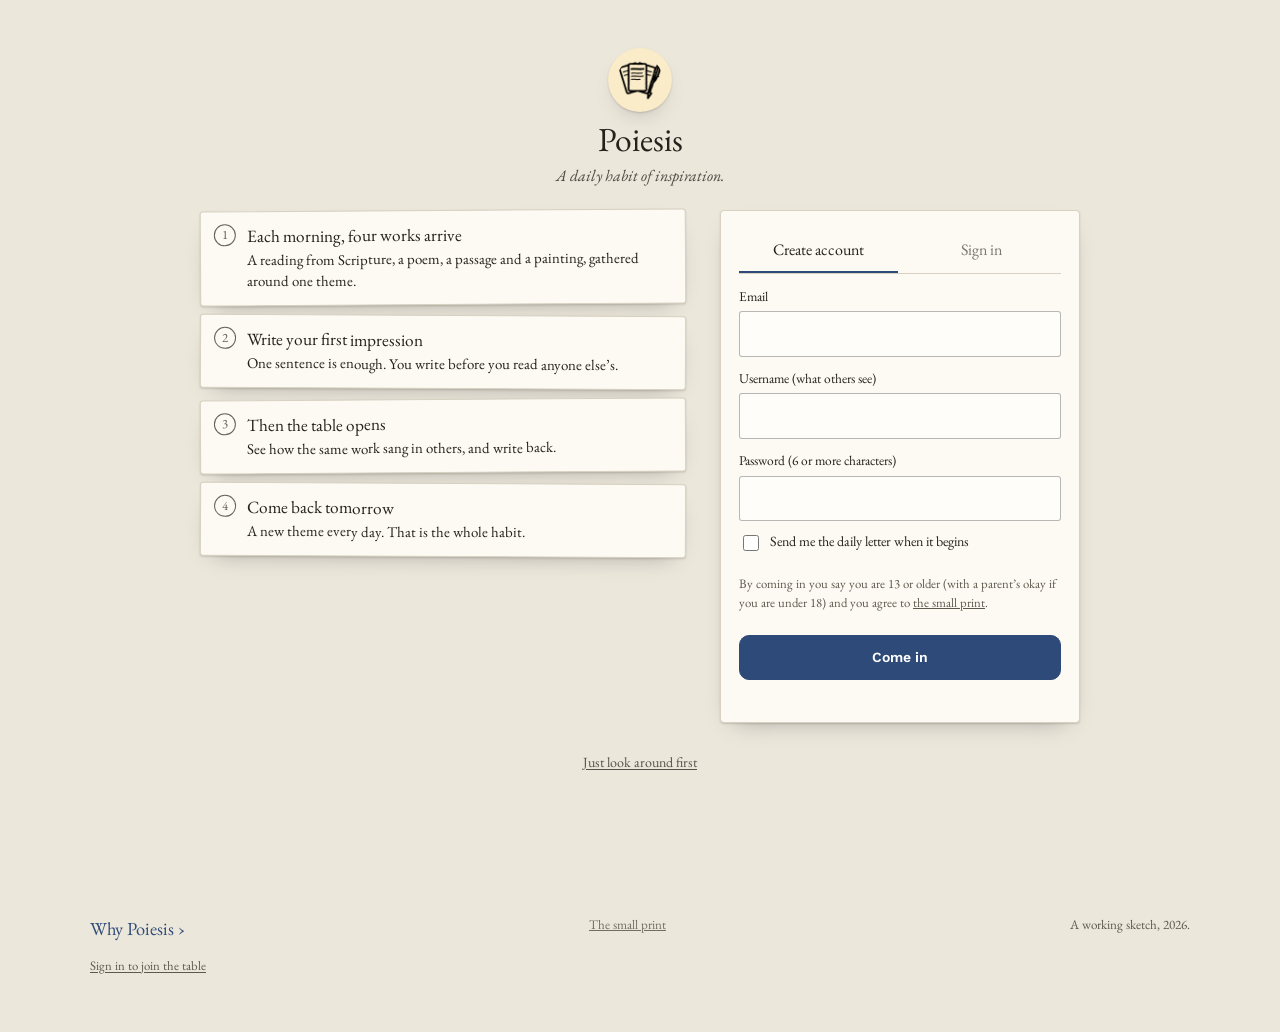
<file: site/index.html>
<!doctype html><html lang="en"><head><meta charset="utf-8"><title>Poiesis</title>
<link rel="icon" href="favicon.ico" sizes="32x32">
<link rel="icon" type="image/png" href="favicon.png">
<link rel="apple-touch-icon" href="apple-touch-icon.png">
<meta name=viewport content="width=device-width,initial-scale=1,viewport-fit=cover"><style>:root{color-scheme:light;box-sizing:border-box;padding-top:env(safe-area-inset-top,0px);padding-bottom:env(safe-area-inset-bottom,0px)}html{scroll-padding-top:env(safe-area-inset-top,0px)}body{margin:0;padding:0;font:14px -apple-system,BlinkMacSystemFont,sans-serif;background:#faf9f5;color:#141413}img{max-width:100%}[hidden]:not([hidden=until-found i]){display:none!important}</style>
<link rel="stylesheet" href="styles.css">
<link rel="stylesheet" href="fonts.css">
</head><body>
<header class="top">
  <div class="wrap bar">
    <div class="icons"><span class="profgo" id="profGo"><button class="profbtn" id="profBtn" aria-label="Your profile" title="Your profile"></button></span><div class="dribbon" id="dateRibbon"><button type="button" class="dr-date" aria-expanded="false" aria-controls="drMenu"></button><nav class="dr-menu" id="drMenu" aria-label="Poiesis"><div class="switch" role="tablist" id="switch" aria-label="Go to"><button role="tab" data-tab="muse" class="dr-i">Muse</button><button role="tab" data-tab="notebook" class="dr-i">Notebook</button></div><button type="button" class="dr-i" id="colorBtn" aria-expanded="false">Colour</button><a href="#" class="dr-i dr-markw"><span class="dr-mark" aria-hidden="true"></span></a></nav></div></div>
  </div>
</header>
<nav class="botbar" id="botBar" aria-label="Muse and Notebook"></nav>
<div class="pop" id="colorPop" hidden><div class="cp-tabs" role="group" aria-label="Colour and margins"><button type="button" data-cpt="colour" aria-pressed="true">Colour</button><button type="button" data-cpt="margins" aria-pressed="false">Margins</button><button type="button" data-cpt="patterns" aria-pressed="false">Patterns</button><button type="button" data-cpt="size" aria-pressed="false">Size</button></div><div id="cpColour"><div class="thlist" id="colorList"></div><p class="pop-credit">Colours by Mary</p></div><div id="cpMargins" hidden></div><div id="cpPatterns" hidden></div><div id="cpSize" hidden></div></div>
<main class="wrap">
  <div class="view" id="view"></div>
  <footer><a href="#" id="whyLink" class="whylink">Why Poiesis ›</a><a href="small-print.html" class="smallprint">The small print</a><span>A working sketch, 2026. Other members are examples; what you write stays in this browser. Paintings appear as color studies.</span></footer>
</main>
<div class="selpop" id="selpop" hidden></div>
<div class="toast" id="toast" role="status" hidden></div>
<svg width="0" height="0" style="position:absolute" aria-hidden="true"><defs><filter id="m-wash" x="-20%" y="-20%" width="140%" height="140%"><feTurbulence type="fractalNoise" baseFrequency=".018" numOctaves="3" seed="7"/><feDisplacementMap in="SourceGraphic" scale="46"/><feGaussianBlur stdDeviation="1.4"/></filter></defs></svg>
<script src="copy.js"></script>
<script src="keyboard.js"></script>
<script src="days.js"></script>
<script src="art.js"></script>
<script src="config.js"></script>
<script src="app.js"></script>
<script src="forum.js"></script>
<script src="week-ahead.js"></script>

</body></html>
</file>
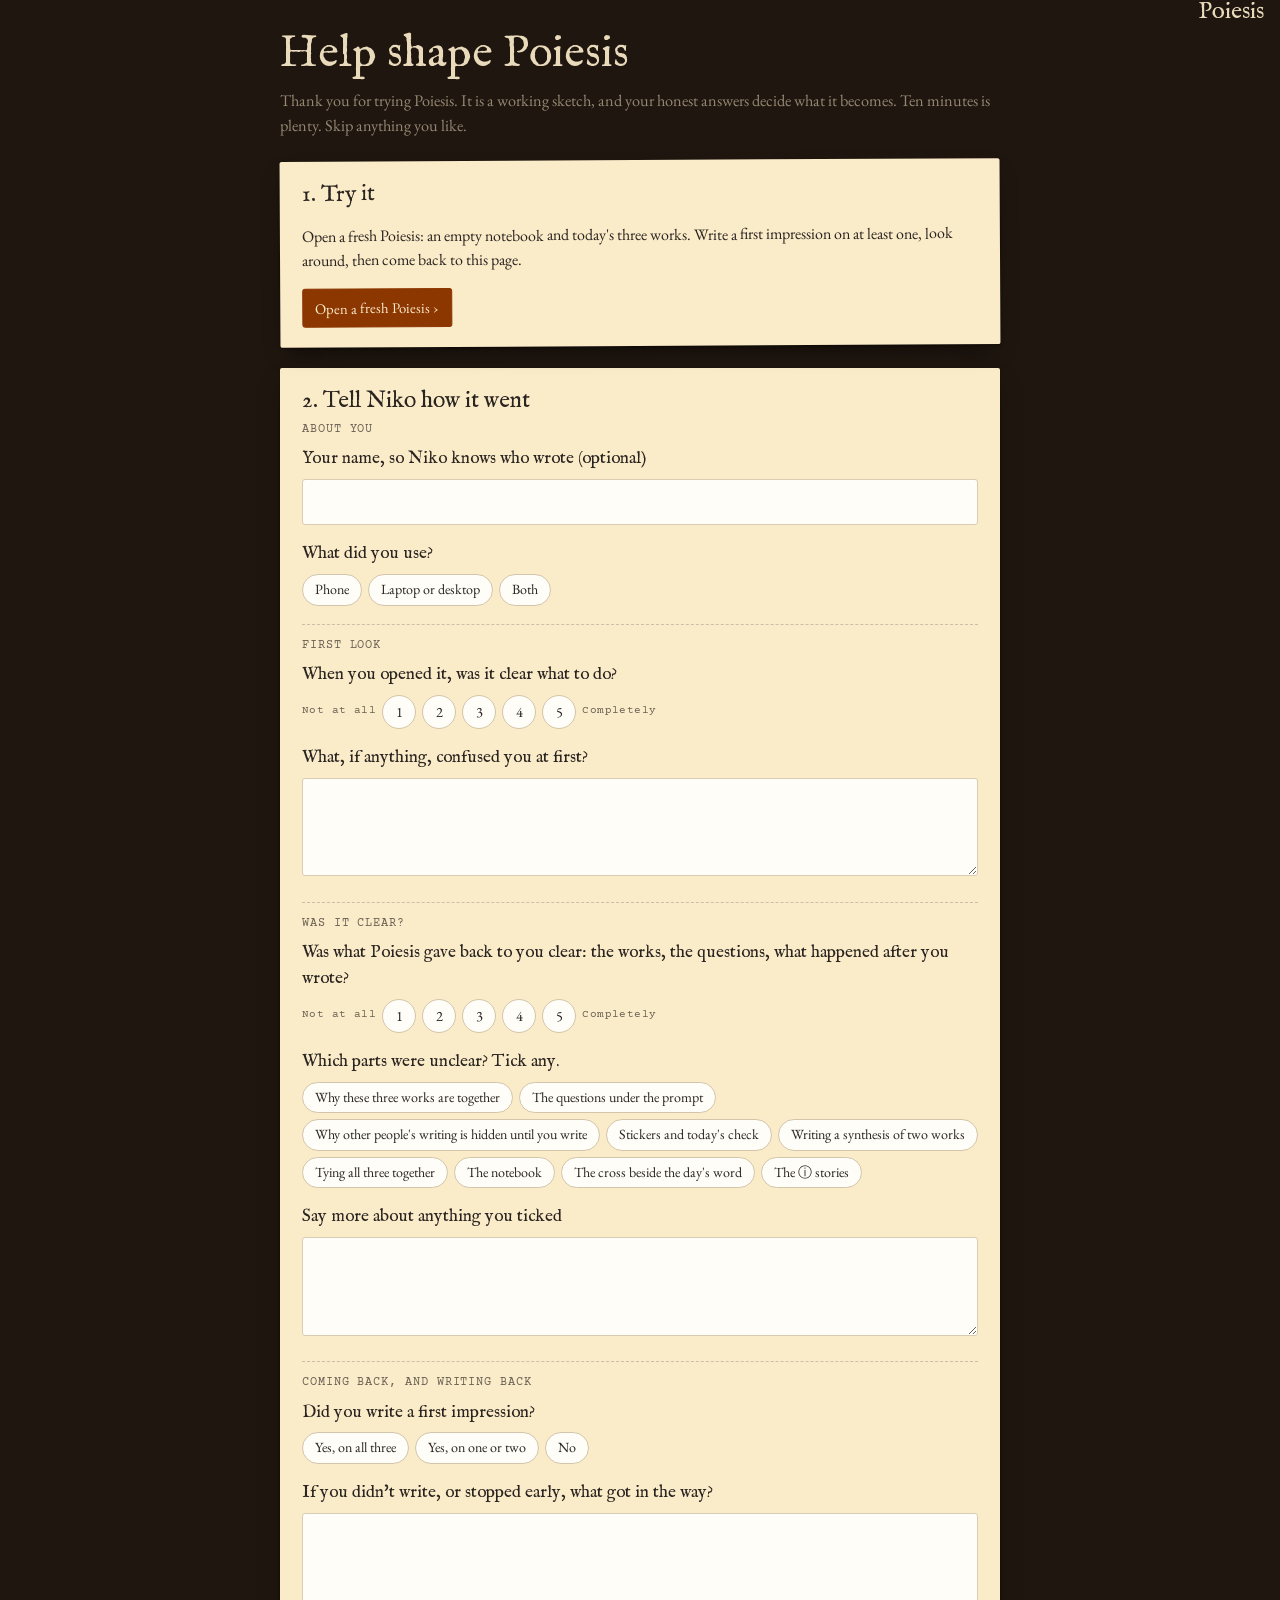
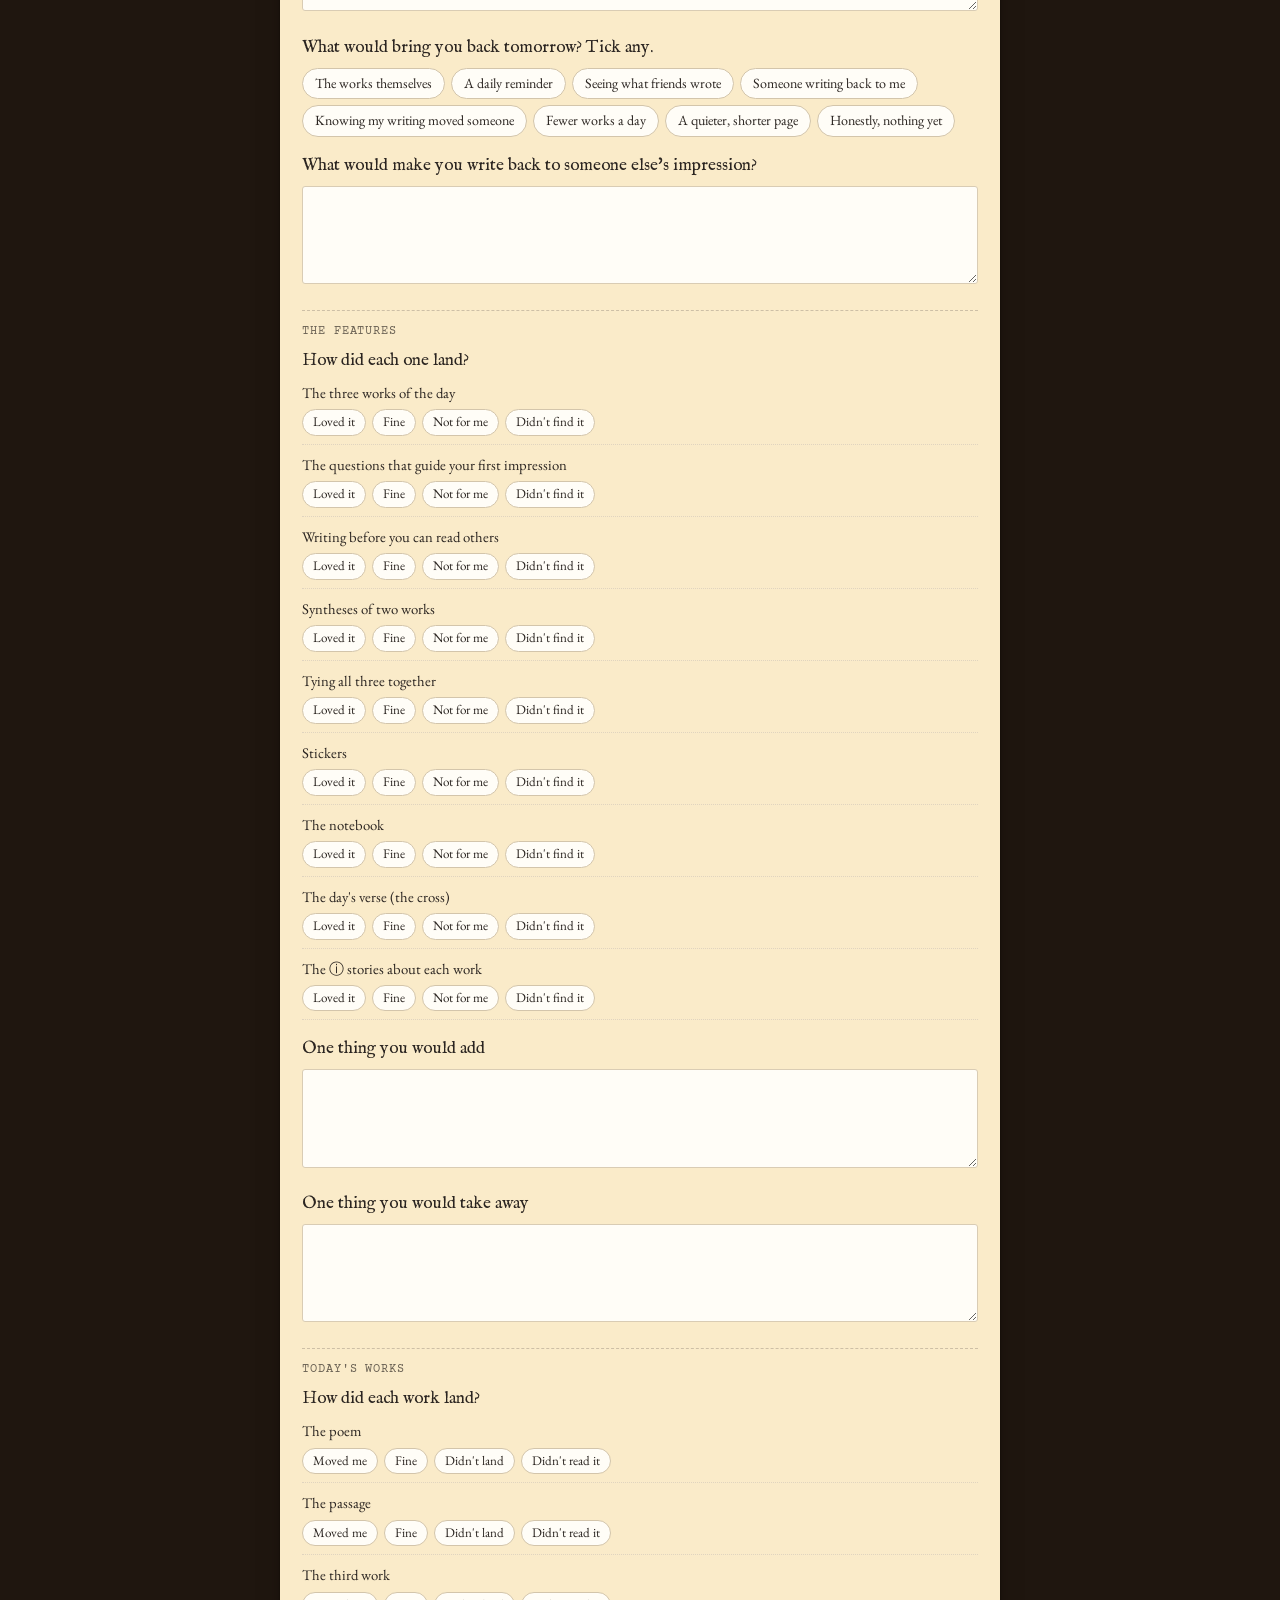
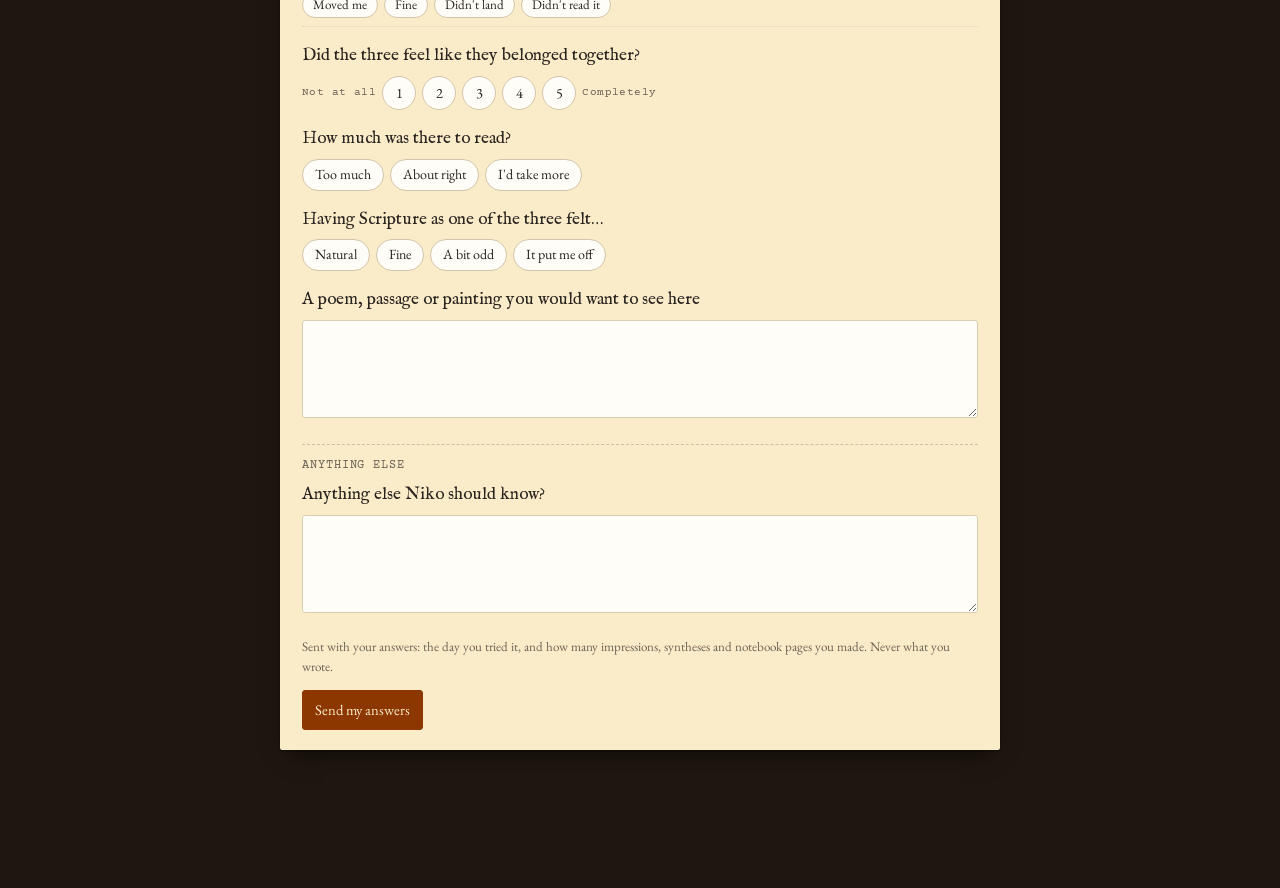
<file: site/feedback.html>
<!doctype html><html lang="en" data-color="dark"><head><meta charset="utf-8"><meta name="viewport" content="width=device-width,initial-scale=1,viewport-fit=cover">
<title>Poiesis · feedback</title>
<link rel="icon" type="image/png" href="favicon.png">
<meta name="robots" content="noindex">
<style>body{margin:0;background:#faf9f5;color:#141413}</style>
<link rel="stylesheet" href="styles.css">
<link rel="stylesheet" href="fonts.css">
</head><body class="fbpage">
<header class="top">
  <div class="wrap bar">
    <div class="lefthd"><a class="mark" href="./">Poiesis</a></div>
  </div>
</header>
<main class="wrap fb-wrap" id="fb"></main>
<div class="toast" id="toast" role="status" hidden></div>
<script src="copy.js"></script>
<script src="days.js"></script>
<script src="config.js"></script>
<script src="feedback.js"></script>
</body></html>
</file>
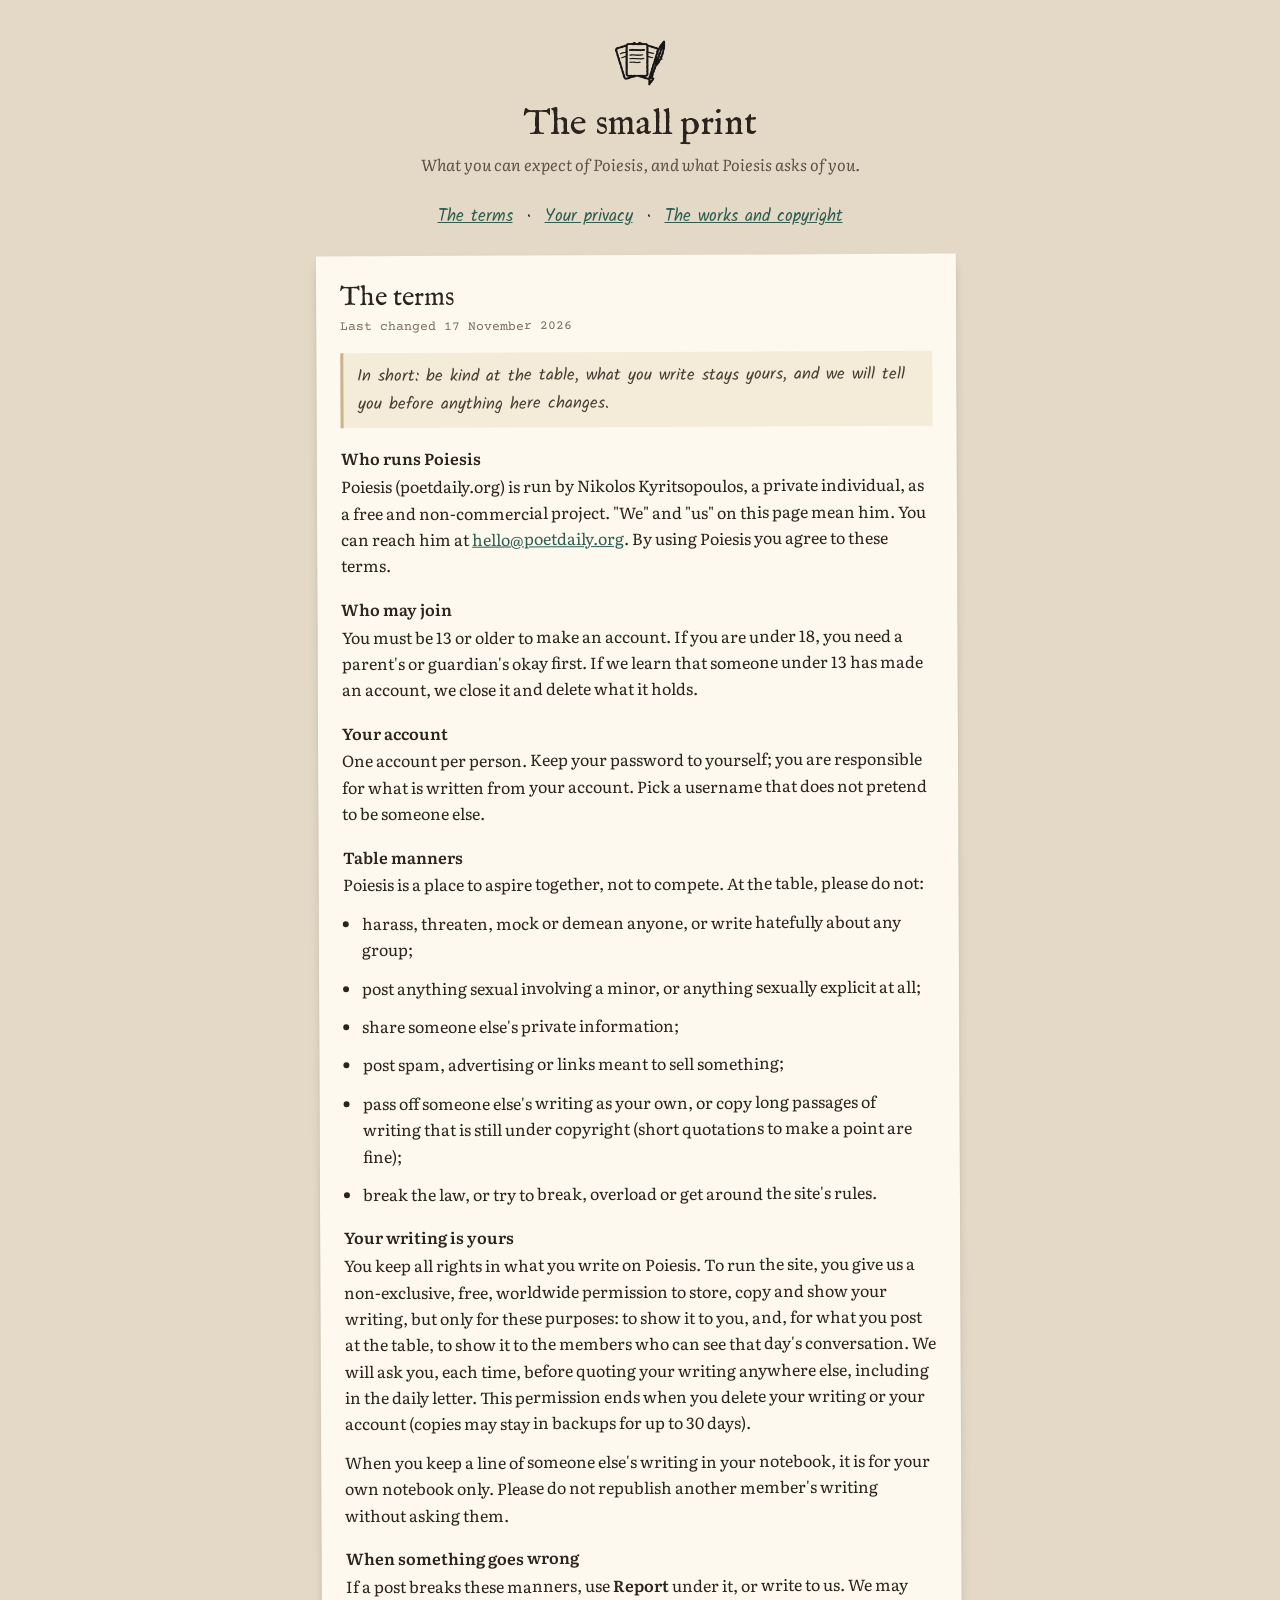
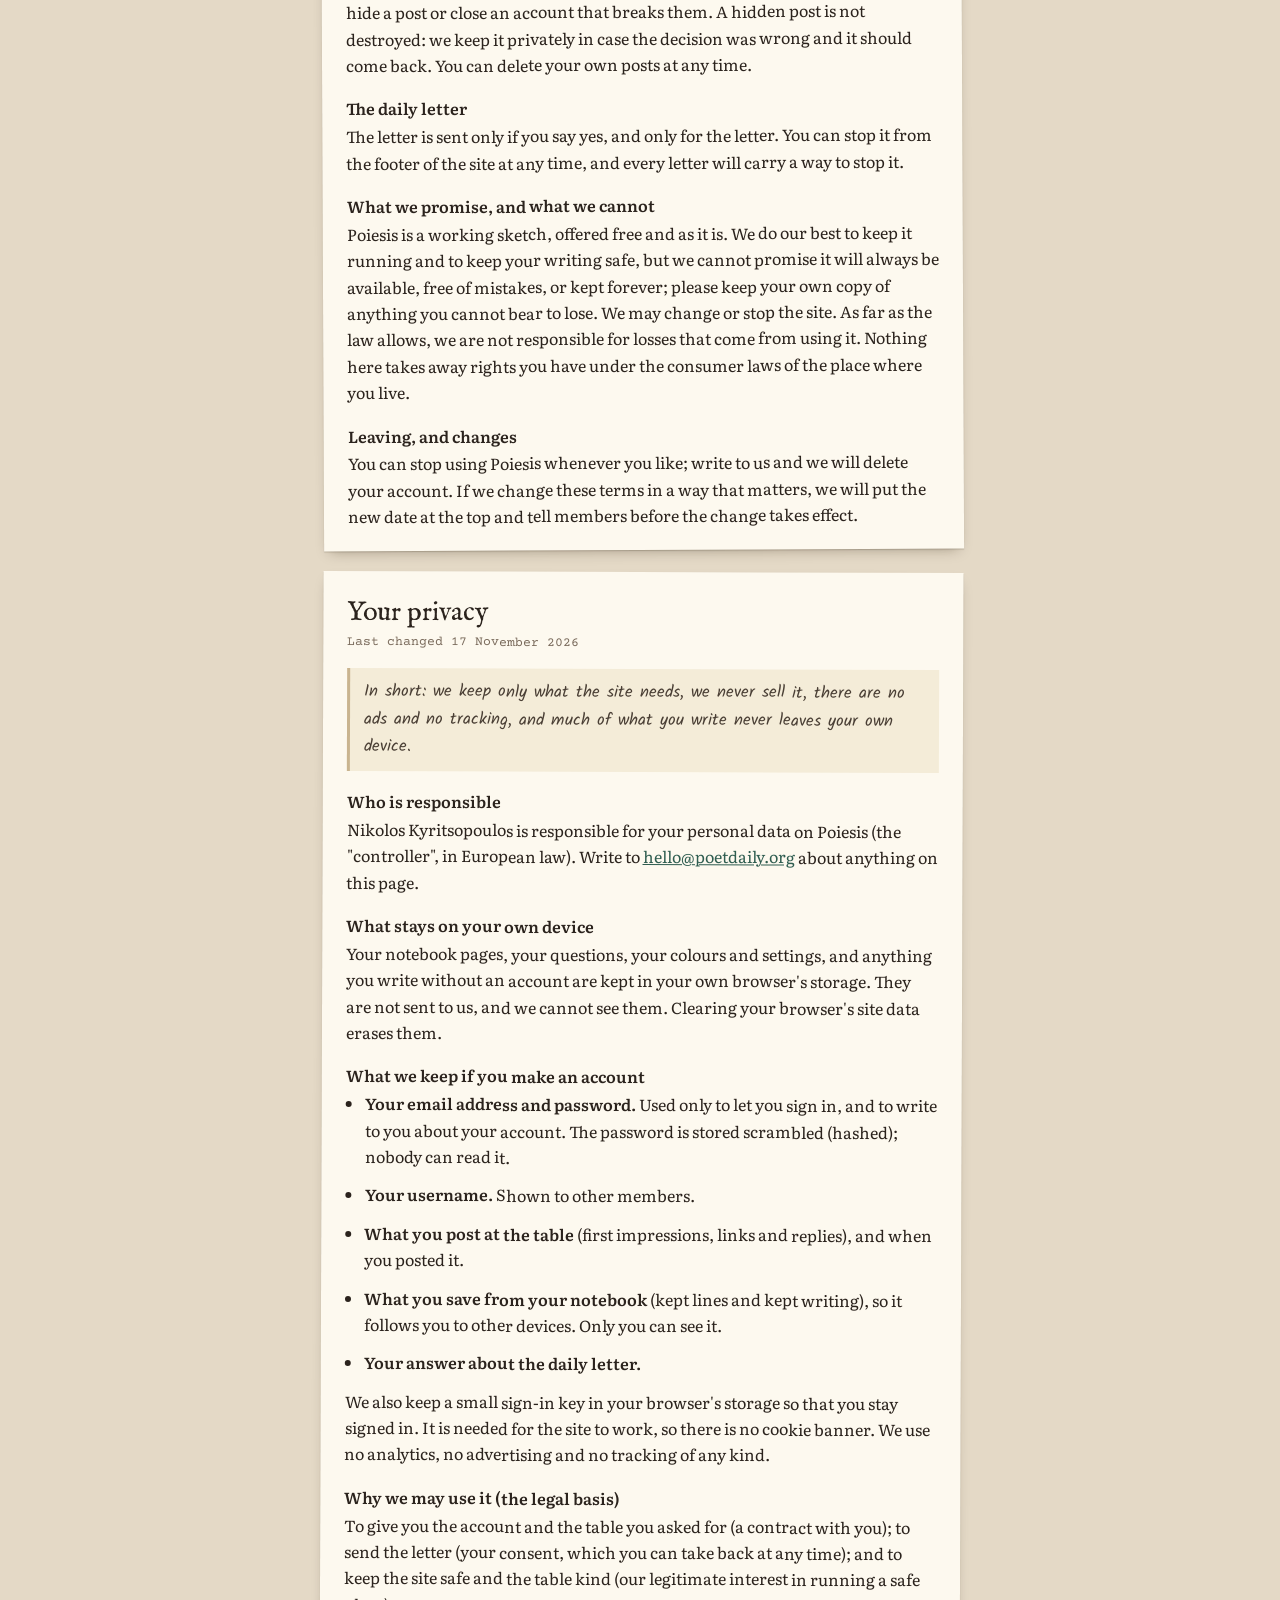
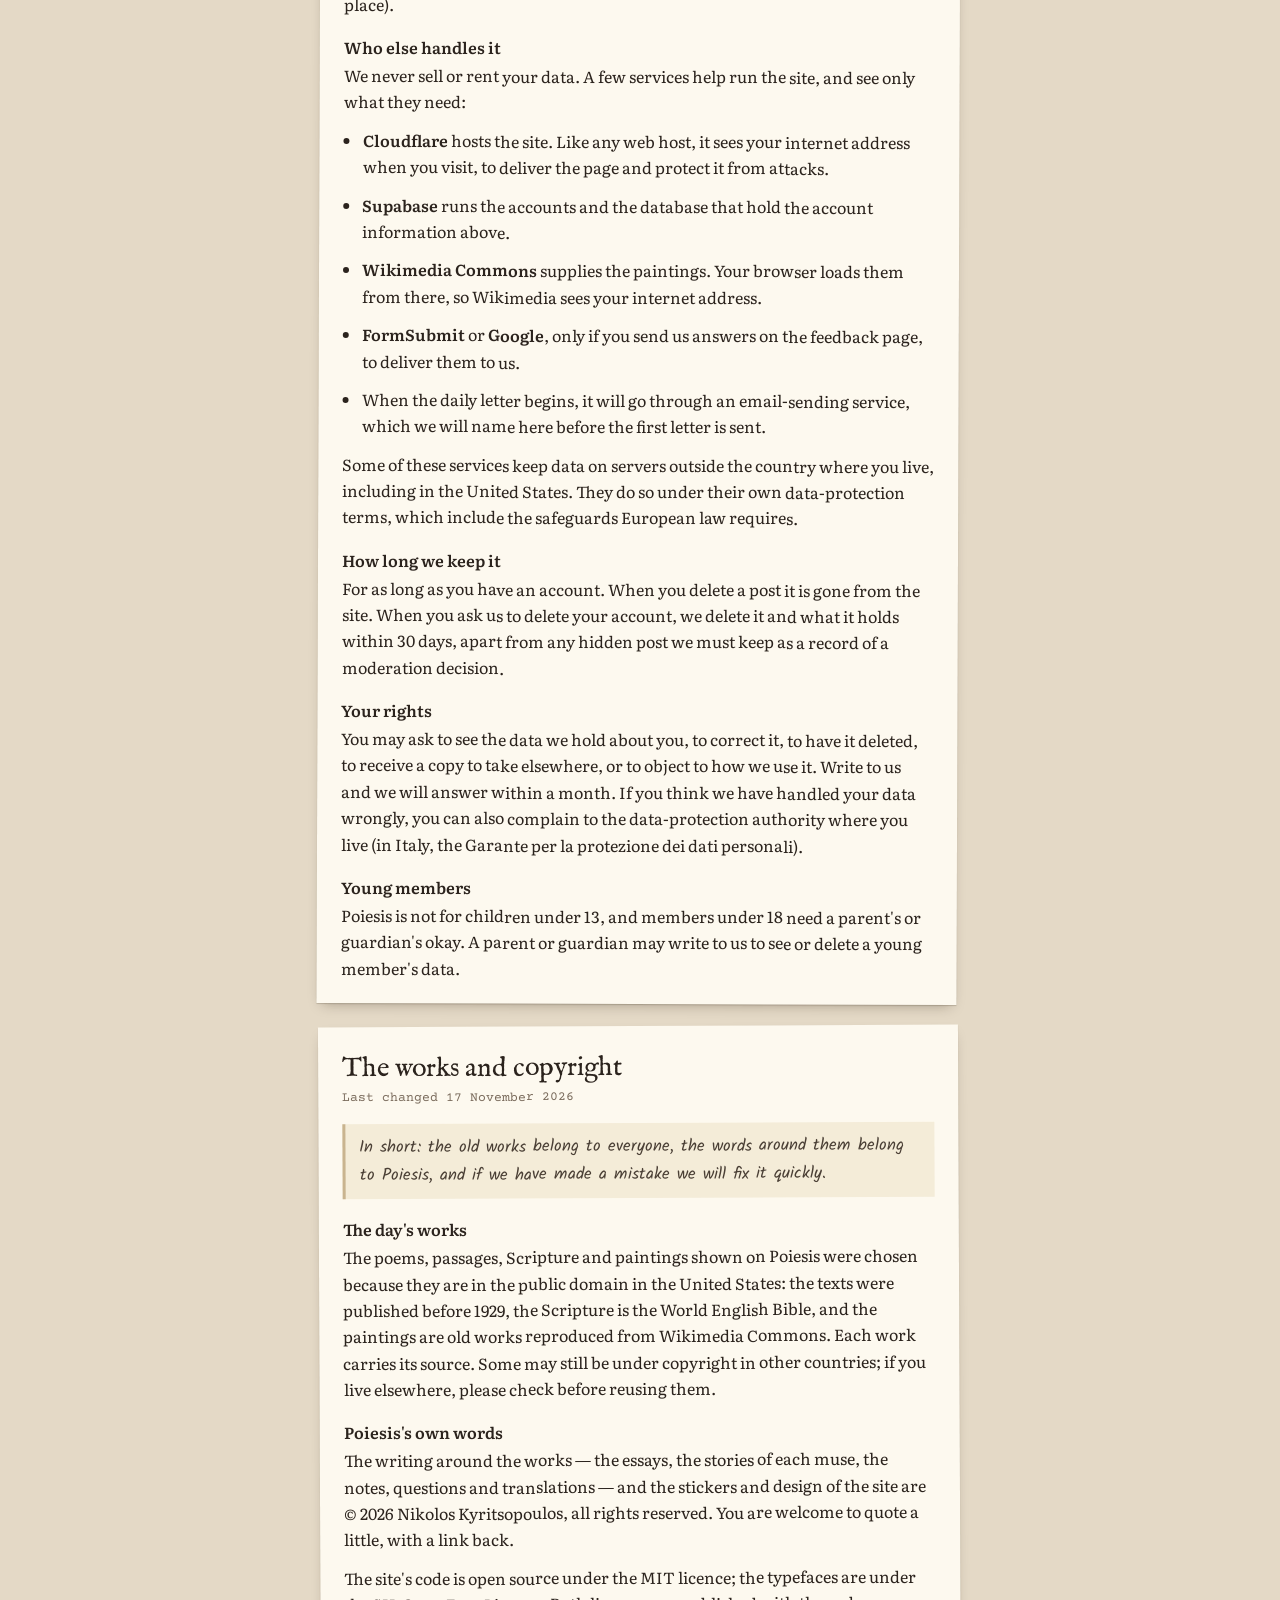
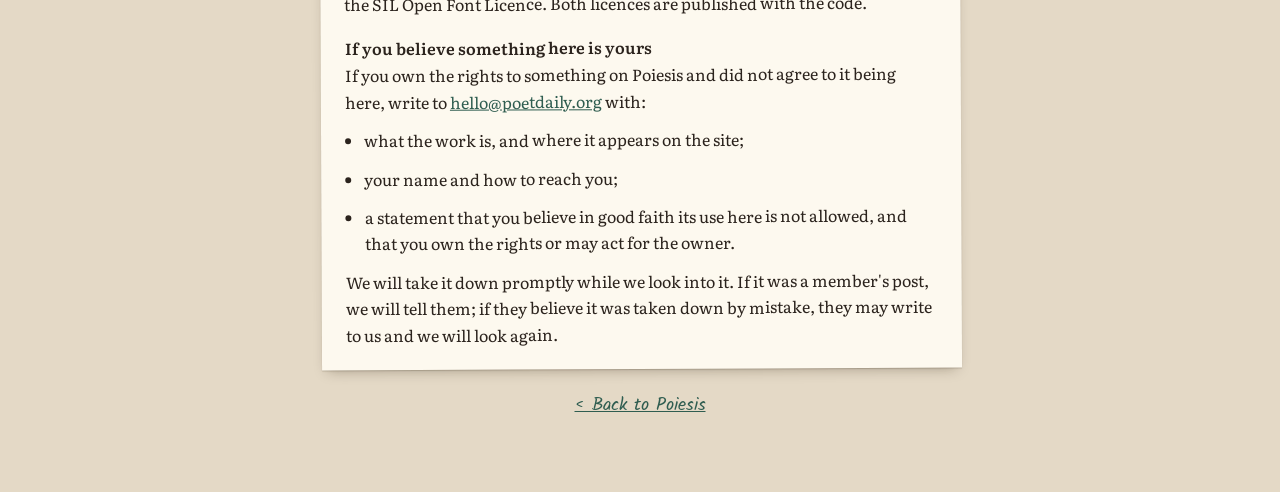
<file: site/small-print.html>
<!doctype html>
<html lang="en">
<head>
<meta charset="utf-8">
<meta name="viewport" content="width=device-width,initial-scale=1">
<title>Poiesis — the small print</title>
<link rel="icon" href="favicon.ico" sizes="32x32">
<link rel="icon" type="image/png" href="favicon.png">
<link rel="apple-touch-icon" href="apple-touch-icon.png">
<link rel="stylesheet" href="fonts.css">
<style>
  :root{color-scheme:light}
  *{box-sizing:border-box}
  body{margin:0;background:#e4d9c6;color:#2b231d;font:16px/1.65 "Literata",Georgia,serif;padding:28px 16px 60px}
  main{max-width:40em;margin:0 auto}
  header{text-align:center;margin:8px 0 26px}
  header img{width:54px;height:auto;opacity:.9}
  h1{font:400 2.3rem/1.1 "IM Fell English",Georgia,serif;margin:8px 0 6px}
  .sub{margin:0;color:#5d5044;font-style:italic}
  nav.toc{display:flex;flex-wrap:wrap;gap:8px 14px;justify-content:center;margin:0 0 24px;font-family:"Kalam",cursive;font-size:1.05rem}
  .card{background:#fdf9ef;padding:26px 24px 10px;margin:0 0 22px;
        box-shadow:0 1px 1px rgba(40,25,10,.18),0 6px 14px -6px rgba(40,25,10,.35)}
  .card:nth-of-type(odd){transform:rotate(-.25deg)} .card:nth-of-type(even){transform:rotate(.2deg)}
  h2{font:400 1.7rem/1.15 "IM Fell English",Georgia,serif;margin:0 0 4px}
  h3{font:600 1rem/1.3 "Literata",Georgia,serif;margin:20px 0 4px}
  p,li{margin:0 0 12px} ul{padding-left:1.2em;margin:0 0 12px}
  .date{font-family:"Courier Prime",monospace;font-size:.82rem;color:#7a6b5c;margin:0 0 14px}
  .plain{font-family:"Kalam",cursive;font-size:1.05rem;color:#4a3f35;background:#f4ecd8;padding:10px 14px;margin:0 0 16px;border-left:3px solid #c9b48f}
  a{color:#2f5d50}
  .back{text-align:center;font-family:"Kalam",cursive;font-size:1.1rem}
  @media (max-width:420px){ body{padding:18px 10px 48px} .card{padding:20px 16px 6px} h1{font-size:2rem} }
</style>
</head>
<body>
<main>
<header>
  <img src="mark.png" alt="">
  <h1>The small print</h1>
  <p class="sub">What you can expect of Poiesis, and what Poiesis asks of you.</p>
</header>

<nav class="toc"><a href="#terms">The terms</a> · <a href="#privacy">Your privacy</a> · <a href="#works">The works and copyright</a></nav>

<section class="card" id="terms">
<h2>The terms</h2>
<p class="date">Last changed 17 November 2026</p>
<p class="plain">In short: be kind at the table, what you write stays yours, and we will tell you before anything here changes.</p>

<h3>Who runs Poiesis</h3>
<p>Poiesis (poetdaily.org) is run by Nikolos Kyritsopoulos, a private individual, as a free and non-commercial project. "We" and "us" on this page mean him. You can reach him at <a href="mailto:hello@poetdaily.org">hello@poetdaily.org</a>. By using Poiesis you agree to these terms.</p>

<h3>Who may join</h3>
<p>You must be 13 or older to make an account. If you are under 18, you need a parent's or guardian's okay first. If we learn that someone under 13 has made an account, we close it and delete what it holds.</p>

<h3>Your account</h3>
<p>One account per person. Keep your password to yourself; you are responsible for what is written from your account. Pick a username that does not pretend to be someone else.</p>

<h3>Table manners</h3>
<p>Poiesis is a place to aspire together, not to compete. At the table, please do not:</p>
<ul>
  <li>harass, threaten, mock or demean anyone, or write hatefully about any group;</li>
  <li>post anything sexual involving a minor, or anything sexually explicit at all;</li>
  <li>share someone else's private information;</li>
  <li>post spam, advertising or links meant to sell something;</li>
  <li>pass off someone else's writing as your own, or copy long passages of writing that is still under copyright (short quotations to make a point are fine);</li>
  <li>break the law, or try to break, overload or get around the site's rules.</li>
</ul>

<h3>Your writing is yours</h3>
<p>You keep all rights in what you write on Poiesis. To run the site, you give us a non-exclusive, free, worldwide permission to store, copy and show your writing, but only for these purposes: to show it to you, and, for what you post at the table, to show it to the members who can see that day's conversation. We will ask you, each time, before quoting your writing anywhere else, including in the daily letter. This permission ends when you delete your writing or your account (copies may stay in backups for up to 30 days).</p>
<p>When you keep a line of someone else's writing in your notebook, it is for your own notebook only. Please do not republish another member's writing without asking them.</p>

<h3>When something goes wrong</h3>
<p>If a post breaks these manners, use <b>Report</b> under it, or write to us. We may hide a post or close an account that breaks them. A hidden post is not destroyed: we keep it privately in case the decision was wrong and it should come back. You can delete your own posts at any time.</p>

<h3>The daily letter</h3>
<p>The letter is sent only if you say yes, and only for the letter. You can stop it from the footer of the site at any time, and every letter will carry a way to stop it.</p>

<h3>What we promise, and what we cannot</h3>
<p>Poiesis is a working sketch, offered free and as it is. We do our best to keep it running and to keep your writing safe, but we cannot promise it will always be available, free of mistakes, or kept forever; please keep your own copy of anything you cannot bear to lose. We may change or stop the site. As far as the law allows, we are not responsible for losses that come from using it. Nothing here takes away rights you have under the consumer laws of the place where you live.</p>

<h3>Leaving, and changes</h3>
<p>You can stop using Poiesis whenever you like; write to us and we will delete your account. If we change these terms in a way that matters, we will put the new date at the top and tell members before the change takes effect.</p>
</section>

<section class="card" id="privacy">
<h2>Your privacy</h2>
<p class="date">Last changed 17 November 2026</p>
<p class="plain">In short: we keep only what the site needs, we never sell it, there are no ads and no tracking, and much of what you write never leaves your own device.</p>

<h3>Who is responsible</h3>
<p>Nikolos Kyritsopoulos is responsible for your personal data on Poiesis (the "controller", in European law). Write to <a href="mailto:hello@poetdaily.org">hello@poetdaily.org</a> about anything on this page.</p>

<h3>What stays on your own device</h3>
<p>Your notebook pages, your questions, your colours and settings, and anything you write without an account are kept in your own browser's storage. They are not sent to us, and we cannot see them. Clearing your browser's site data erases them.</p>

<h3>What we keep if you make an account</h3>
<ul>
  <li><b>Your email address and password.</b> Used only to let you sign in, and to write to you about your account. The password is stored scrambled (hashed); nobody can read it.</li>
  <li><b>Your username.</b> Shown to other members.</li>
  <li><b>What you post at the table</b> (first impressions, links and replies), and when you posted it.</li>
  <li><b>What you save from your notebook</b> (kept lines and kept writing), so it follows you to other devices. Only you can see it.</li>
  <li><b>Your answer about the daily letter.</b></li>
</ul>
<p>We also keep a small sign-in key in your browser's storage so that you stay signed in. It is needed for the site to work, so there is no cookie banner. We use no analytics, no advertising and no tracking of any kind.</p>

<h3>Why we may use it (the legal basis)</h3>
<p>To give you the account and the table you asked for (a contract with you); to send the letter (your consent, which you can take back at any time); and to keep the site safe and the table kind (our legitimate interest in running a safe place).</p>

<h3>Who else handles it</h3>
<p>We never sell or rent your data. A few services help run the site, and see only what they need:</p>
<ul>
  <li><b>Cloudflare</b> hosts the site. Like any web host, it sees your internet address when you visit, to deliver the page and protect it from attacks.</li>
  <li><b>Supabase</b> runs the accounts and the database that hold the account information above.</li>
  <li><b>Wikimedia Commons</b> supplies the paintings. Your browser loads them from there, so Wikimedia sees your internet address.</li>
  <li><b>FormSubmit</b> or <b>Google</b>, only if you send us answers on the feedback page, to deliver them to us.</li>
  <li>When the daily letter begins, it will go through an email-sending service, which we will name here before the first letter is sent.</li>
</ul>
<p>Some of these services keep data on servers outside the country where you live, including in the United States. They do so under their own data-protection terms, which include the safeguards European law requires.</p>

<h3>How long we keep it</h3>
<p>For as long as you have an account. When you delete a post it is gone from the site. When you ask us to delete your account, we delete it and what it holds within 30 days, apart from any hidden post we must keep as a record of a moderation decision.</p>

<h3>Your rights</h3>
<p>You may ask to see the data we hold about you, to correct it, to have it deleted, to receive a copy to take elsewhere, or to object to how we use it. Write to us and we will answer within a month. If you think we have handled your data wrongly, you can also complain to the data-protection authority where you live (in Italy, the Garante per la protezione dei dati personali).</p>

<h3>Young members</h3>
<p>Poiesis is not for children under 13, and members under 18 need a parent's or guardian's okay. A parent or guardian may write to us to see or delete a young member's data.</p>
</section>

<section class="card" id="works">
<h2>The works and copyright</h2>
<p class="date">Last changed 17 November 2026</p>
<p class="plain">In short: the old works belong to everyone, the words around them belong to Poiesis, and if we have made a mistake we will fix it quickly.</p>

<h3>The day's works</h3>
<p>The poems, passages, Scripture and paintings shown on Poiesis were chosen because they are in the public domain in the United States: the texts were published before 1929, the Scripture is the World English Bible, and the paintings are old works reproduced from Wikimedia Commons. Each work carries its source. Some may still be under copyright in other countries; if you live elsewhere, please check before reusing them.</p>

<h3>Poiesis's own words</h3>
<p>The writing around the works — the essays, the stories of each muse, the notes, questions and translations — and the stickers and design of the site are © 2026 Nikolos Kyritsopoulos, all rights reserved. You are welcome to quote a little, with a link back.</p>
<p>The site's code is open source under the MIT licence; the typefaces are under the SIL Open Font Licence. Both licences are published with the code.</p>

<h3>If you believe something here is yours</h3>
<p>If you own the rights to something on Poiesis and did not agree to it being here, write to <a href="mailto:hello@poetdaily.org">hello@poetdaily.org</a> with:</p>
<ul>
  <li>what the work is, and where it appears on the site;</li>
  <li>your name and how to reach you;</li>
  <li>a statement that you believe in good faith its use here is not allowed, and that you own the rights or may act for the owner.</li>
</ul>
<p>We will take it down promptly while we look into it. If it was a member's post, we will tell them; if they believe it was taken down by mistake, they may write to us and we will look again.</p>
</section>

<p class="back"><a href="./">‹ Back to Poiesis</a></p>
</main>
</body>
</html>
</file>
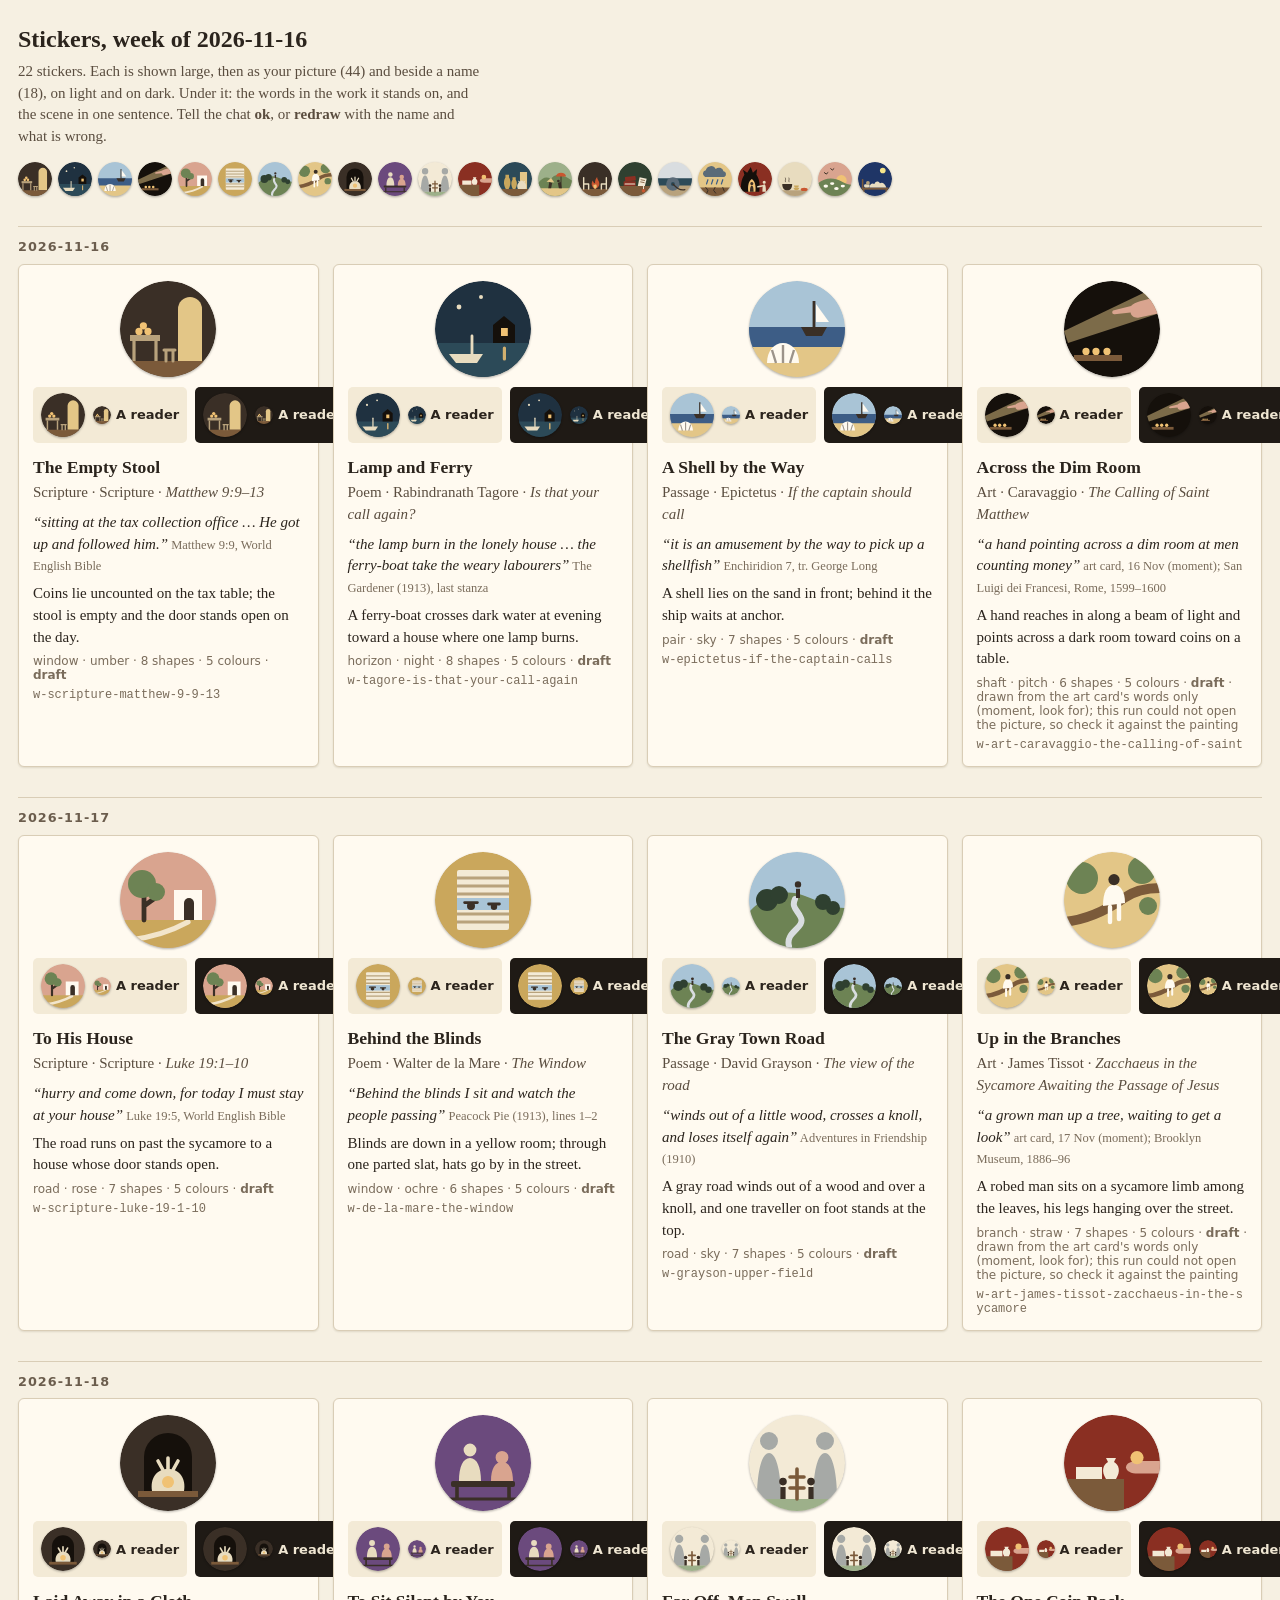
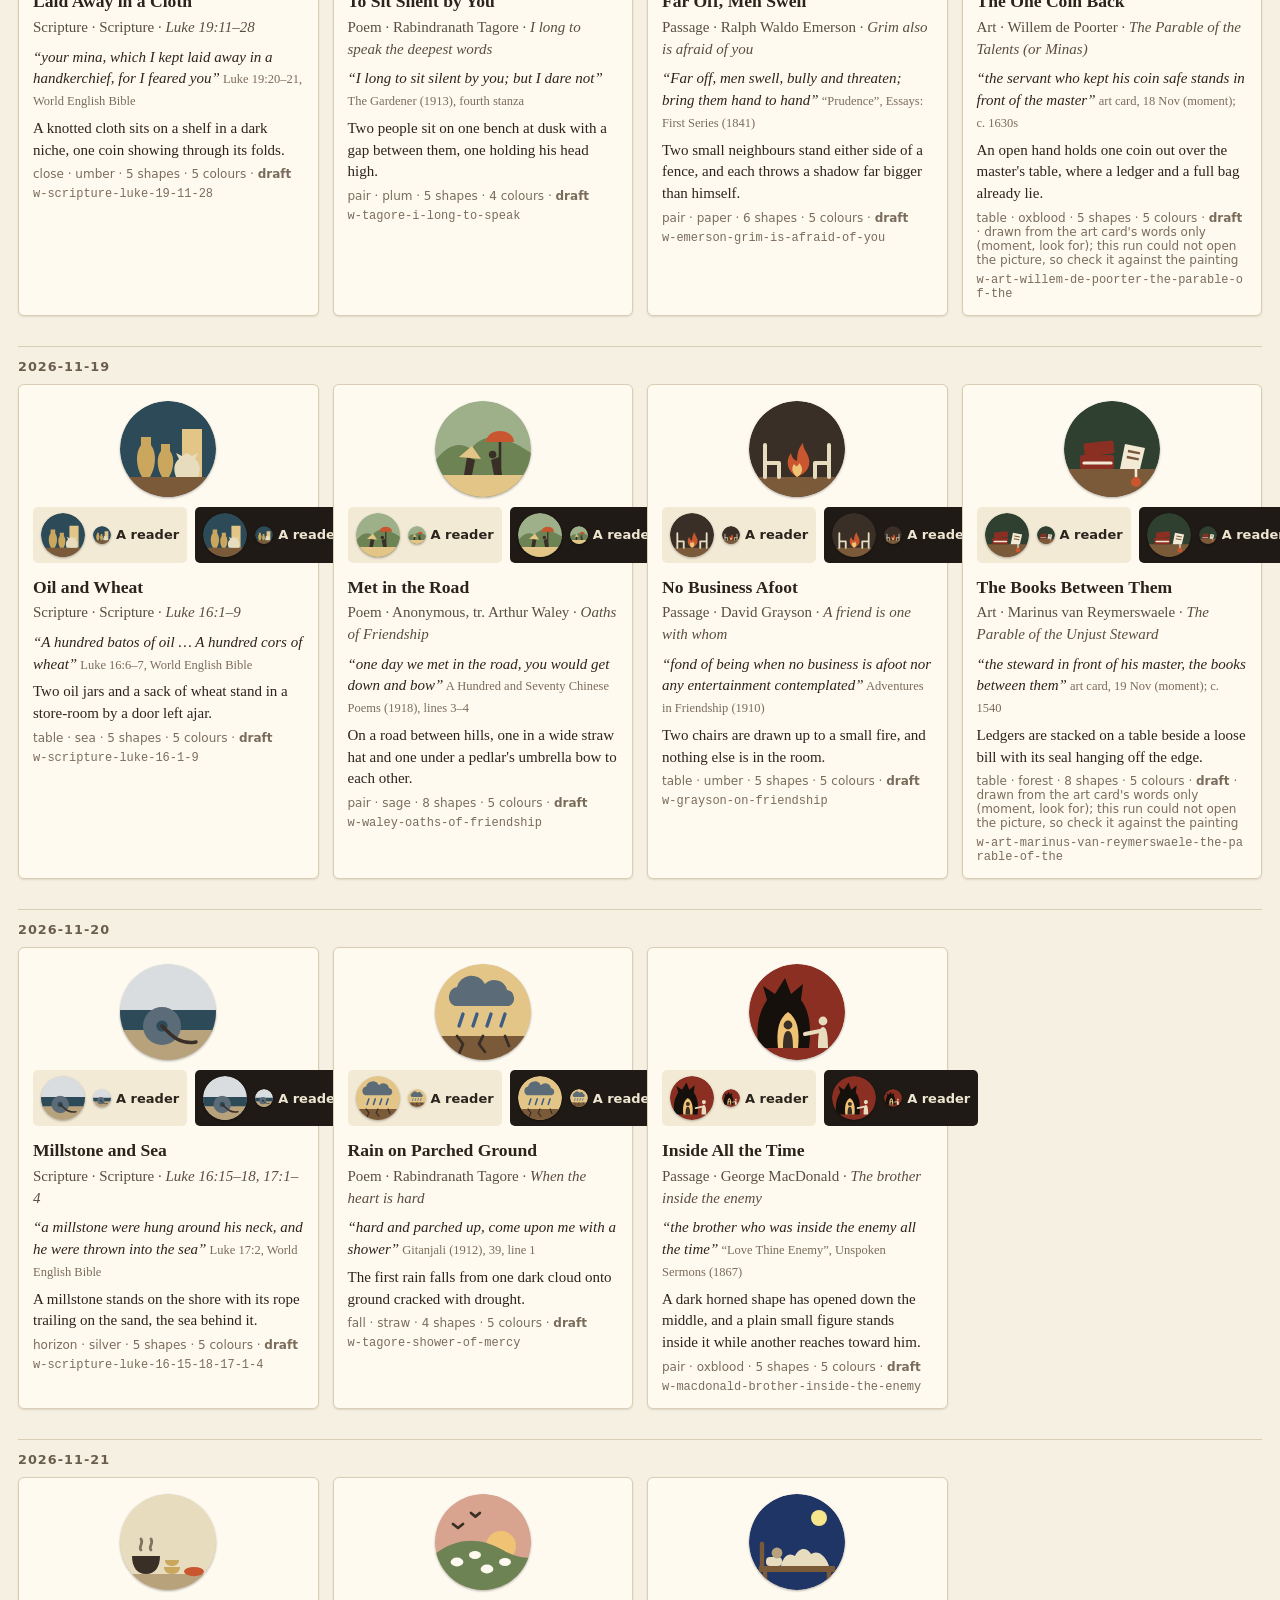
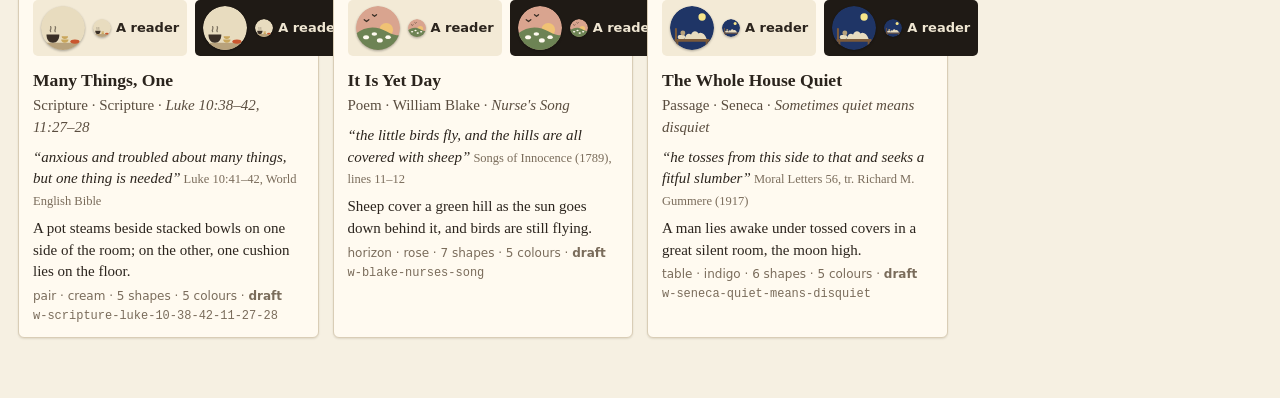
<file: muse-bank/stickers/sheets/2026-11-16.html>
<!doctype html><html lang="en"><head><meta charset="utf-8"><meta name="viewport" content="width=device-width,initial-scale=1">
<title>Stickers, week of 2026-11-16</title>
<style>
body{margin:0;padding:22px 18px 60px;background:#f6f0e2;color:#2b241d;font:15px/1.45 Georgia,serif}
h1{font-size:1.5rem;margin:0 0 4px}h2{font:600 .8rem/1 system-ui,sans-serif;letter-spacing:.08em;text-transform:uppercase;margin:30px 0 10px;color:#6b5d4d;border-top:1px solid #d9cdb6;padding-top:14px}
.lede{margin:0 0 6px;color:#5a4d3f;max-width:62ch}
.strip{display:flex;flex-wrap:wrap;gap:6px;margin:14px 0 0}
.grid{display:grid;grid-template-columns:repeat(auto-fill,minmax(250px,1fr));gap:14px}
.card{background:#fffaf0;border:1px solid #d9cdb6;border-radius:6px;padding:14px;box-shadow:0 1px 2px rgba(60,40,10,.12)}
.card.redo{outline:2px dashed #c9562f}
.stk{display:inline-block;vertical-align:middle;line-height:0;border-radius:50%;filter:drop-shadow(0 1px 1px rgba(0,0,0,.3))}.stk svg{width:100%;height:100%;display:block}
.big{text-align:center;margin:2px 0 10px}
.uses{display:flex;gap:8px}.row{flex:1;display:flex;align-items:center;gap:8px;padding:6px 8px;border-radius:5px;font:13px system-ui,sans-serif}
.row.light{background:#f3ead6;color:#2b241d}.row.dark{background:#1f1a15;color:#efe6d2}.who{display:inline-flex;align-items:center;gap:5px;white-space:nowrap}
h3{margin:12px 0 2px;font-size:1.1rem}.work{margin:0;color:#5a4d3f}.anchor{margin:8px 0 0;font-style:italic}.anchor small{font-style:normal;color:#7a6c5b}
.scene{margin:6px 0 0}.meta,.id{margin:6px 0 0;font:12px system-ui,sans-serif;color:#7a6c5b}.id{font-family:ui-monospace,monospace;word-break:break-all}
.err{margin:8px 0 0;font:12px system-ui,sans-serif;color:#a02a1c}
</style></head><body>
<h1>Stickers, week of 2026-11-16</h1>
<p class="lede">22 stickers. Each is shown large, then as your picture (44) and beside a name (18), on light and on dark. Under it: the words in the work it stands on, and the scene in one sentence. Tell the chat <b>ok</b>, or <b>redraw</b> with the name and what is wrong.</p>
<div class="strip"><span class="stk" style="width:34px;height:34px"><svg viewBox="0 0 48 48" style="border-radius:50%"><circle cx="24" cy="24" r="24" fill="#3a2f26"/><path d="M29 40V14a6 6 0 0 1 12 0v26z" fill="#e3c687"/><path d="M0 40h48v8H0z" fill="#7b5a3a"/><rect x="5" y="27" width="15" height="3" fill="#b8a27c"/><path d="M7 30v10M18 30v10" stroke="#b8a27c" stroke-width="1.6"/><circle cx="9.5" cy="25.2" r="1.8" fill="#f0c274"/><circle cx="14" cy="25.2" r="1.8" fill="#f0c274"/><circle cx="11.7" cy="22.4" r="1.8" fill="#f0c274"/><path d="M22 34.5h5.5M23 34.5V40M26.5 34.5V40" fill="none" stroke="#b8a27c" stroke-width="1.5" stroke-linecap="round"/></svg></span><span class="stk" style="width:34px;height:34px"><svg viewBox="0 0 48 48" style="border-radius:50%"><circle cx="24" cy="24" r="24" fill="#1f3140"/><path d="M0 31h48v17H0z" fill="#2c4a58"/><path d="M29 31v-9l5.5-4.5L40 22v9z" fill="#15100b"/><rect x="33" y="23.5" width="3.4" height="4" fill="#f0c274"/><path d="M34.7 33.5v5.5" stroke="#f0c274" stroke-width="1.6" stroke-linecap="round" opacity=".85"/><path d="M7 36.5h17l-3 4.5H10.5z" fill="#e8dcbf"/><path d="M18.5 36.5v-9" stroke="#e8dcbf" stroke-width="1.4" stroke-linecap="round"/><circle cx="12" cy="13" r="1.2" fill="#e8dcbf"/><circle cx="23" cy="8" r="1" fill="#e8dcbf"/></svg></span><span class="stk" style="width:34px;height:34px"><svg viewBox="0 0 48 48" style="border-radius:50%"><circle cx="24" cy="24" r="24" fill="#a9c4d6"/><path d="M0 23h48v11H0z" fill="#3d5d86"/><path d="M0 33h48v15H0z" fill="#e3c687"/><path d="M26 23h13l-2.5 4.5h-8z" fill="#3a2f26"/><path d="M32.5 23V10" stroke="#3a2f26" stroke-width="1.4"/><path d="M33.5 11.5l6.5 9h-6.5z" fill="#fffaf0"/><path d="M9 41c0-6 3.5-10 8-10s8 4 8 10z" fill="#fffaf0"/><path d="M17 41v-9M13.5 41l-2-6.5M20.5 41l2-6.5" fill="none" stroke="#3a2f26" stroke-width="1.2" opacity=".5"/></svg></span><span class="stk" style="width:34px;height:34px"><svg viewBox="0 0 48 48" style="border-radius:50%"><circle cx="24" cy="24" r="24" fill="#15100b"/><path d="M48 2v14L2 31l-2-6z" fill="#e3c687" opacity=".5"/><path d="M48 7.5l-10 2.6c-2 .5-3.5 1.4-4.5 2.4L25 14.6c-1.3.3-1.1 2.1.3 2l8-.8c.3 1.9 2.1 2.9 4.3 2.5L48 16z" fill="#d9a48f"/><rect x="5" y="37" width="24" height="3" fill="#7b5a3a"/><circle cx="11" cy="35.2" r="1.8" fill="#f0c274"/><circle cx="16" cy="35.2" r="1.8" fill="#f0c274"/><circle cx="21.5" cy="35.2" r="1.8" fill="#f0c274"/></svg></span><span class="stk" style="width:34px;height:34px"><svg viewBox="0 0 48 48" style="border-radius:50%"><circle cx="24" cy="24" r="24" fill="#d9a48f"/><path d="M0 34h48v14H0z" fill="#caa75c"/><path d="M5 44c8-1 18-3 29-9" fill="none" stroke="#fffaf0" stroke-width="2.6" stroke-linecap="round" opacity=".75"/><path d="M27 34V19h14v15z" fill="#fffaf0"/><path d="M32 34v-8.5a2.5 2.5 0 0 1 5 0V34z" fill="#3a2f26"/><path d="M12 34V21M12 27l5.5-4" fill="none" stroke="#3a2f26" stroke-width="2.4" stroke-linecap="round"/><circle cx="11" cy="16" r="7" fill="#6d8354"/><circle cx="18" cy="20" r="4.5" fill="#6d8354"/></svg></span><span class="stk" style="width:34px;height:34px"><svg viewBox="0 0 48 48" style="border-radius:50%"><circle cx="24" cy="24" r="24" fill="#caa75c"/><rect x="11" y="9" width="26" height="30" rx="1" fill="#f3ead6"/><path d="M11 13h26M11 17h26M11 21h26M11 31h26M11 35h26" stroke="#b8a27c" stroke-width="1.4"/><rect x="11" y="23" width="26" height="6" fill="#a9c4d6"/><circle cx="18" cy="27" r="2" fill="#3a2f26"/><circle cx="29.5" cy="27.4" r="1.6" fill="#3a2f26"/><path d="M14.8 25.3h6.4M26.8 26h5.4" stroke="#3a2f26" stroke-width="1.4" stroke-linecap="round"/></svg></span><span class="stk" style="width:34px;height:34px"><svg viewBox="0 0 48 48" style="border-radius:50%"><circle cx="24" cy="24" r="24" fill="#a9c4d6"/><path d="M0 30c8-9 18-12 28-8 8 3 14 6 20 6v20H0z" fill="#6d8354"/><path d="M20 47c-2-7 8-9 6-14-1.5-4-5-5-3-9.5" fill="none" stroke="#d9dde0" stroke-width="3" stroke-linecap="round"/><circle cx="9" cy="24" r="5.5" fill="#2f4030"/><circle cx="15" cy="21.5" r="4.5" fill="#2f4030"/><circle cx="37" cy="25" r="4" fill="#2f4030"/><circle cx="42" cy="28" r="3.5" fill="#2f4030"/><path d="M24.5 14.6a1.6 1.6 0 1 1 0 3.2a1.6 1.6 0 1 1 0-3.2zM23.5 18.4h2v4.6h-2z" fill="#3a2f26"/></svg></span><span class="stk" style="width:34px;height:34px"><svg viewBox="0 0 48 48" style="border-radius:50%"><circle cx="24" cy="24" r="24" fill="#e3c687"/><path d="M0 35c10-1 20-5 30-12 5-3.5 10-5 18-5" fill="none" stroke="#7b5a3a" stroke-width="5" stroke-linecap="round"/><circle cx="9" cy="13" r="8" fill="#6d8354"/><circle cx="39" cy="9" r="7" fill="#6d8354"/><circle cx="42" cy="27" r="4.5" fill="#6d8354"/><path d="M19.5 27c0-7 2-10.5 5.5-10.5s5.5 3.5 5.5 9z" fill="#fffaf0"/><path d="M23 27.5v7.5M27.5 26v7.5" stroke="#fffaf0" stroke-width="2.2" stroke-linecap="round"/><circle cx="25" cy="13.8" r="2.8" fill="#3a2f26"/></svg></span><span class="stk" style="width:34px;height:34px"><svg viewBox="0 0 48 48" style="border-radius:50%"><circle cx="24" cy="24" r="24" fill="#3a2f26"/><path d="M12 40V21a12 12 0 0 1 24 0v19z" fill="#15100b"/><rect x="9" y="38" width="30" height="3" fill="#7b5a3a"/><path d="M16 38c-1-6 2-11 8-11s9 5 8 11z" fill="#e8dcbf"/><path d="M21.5 27.5l-2.5-4.5M24 27v-5.5M26.5 27.5l2.5-4.5" fill="none" stroke="#e8dcbf" stroke-width="1.8" stroke-linecap="round"/><circle cx="24" cy="33.5" r="3" fill="#f0c274"/></svg></span><span class="stk" style="width:34px;height:34px"><svg viewBox="0 0 48 48" style="border-radius:50%"><circle cx="24" cy="24" r="24" fill="#6b4a7d"/><path d="M4 42h40" stroke="#3a2f26" stroke-width="1.4" stroke-linecap="round"/><rect x="8" y="33" width="32" height="3" rx="1" fill="#3a2f26"/><path d="M11 36v6M37 36v6" stroke="#3a2f26" stroke-width="1.8"/><path d="M17.5 14.3a3.2 3.2 0 1 1 0 6.4a3.2 3.2 0 1 1 0-6.4zM12 33c0-7 2-11.5 5.5-11.5S23 26 23 33z" fill="#e8dcbf"/><path d="M33.5 18a3.2 3.2 0 1 1 0 6.4a3.2 3.2 0 1 1 0-6.4zM28 33c0-6 2-9.5 5.5-9.5S39 27 39 33z" fill="#d9a48f"/></svg></span><span class="stk" style="width:34px;height:34px"><svg viewBox="0 0 48 48" style="border-radius:50%"><circle cx="24" cy="24" r="24" fill="#f3ead6"/><path d="M0 42h48v6H0z" fill="#9db08a"/><path d="M10 8.5a4.5 4.5 0 1 1 0 9a4.5 4.5 0 1 1 0-9zM4 42c0-12 2-23 6-23s6 11 6 23z" fill="#5b6b78" opacity=".5"/><path d="M38 8.5a4.5 4.5 0 1 1 0 9a4.5 4.5 0 1 1 0-9zM32 42c0-12 2-23 6-23s6 11 6 23z" fill="#5b6b78" opacity=".5"/><path d="M24 27v15M20.5 31h7M20.5 36.5h7" fill="none" stroke="#7b5a3a" stroke-width="1.8" stroke-linecap="round"/><path d="M17 31.4a1.9 1.9 0 1 1 0 3.8a1.9 1.9 0 1 1 0-3.8zM15.7 36h2.6v6h-2.6z" fill="#3a2f26"/><path d="M31 31.4a1.9 1.9 0 1 1 0 3.8a1.9 1.9 0 1 1 0-3.8zM29.7 36h2.6v6h-2.6z" fill="#3a2f26"/></svg></span><span class="stk" style="width:34px;height:34px"><svg viewBox="0 0 48 48" style="border-radius:50%"><circle cx="24" cy="24" r="24" fill="#8a2f22"/><path d="M0 32h30v16H0z" fill="#7b5a3a"/><path d="M6 26h13v6H6z" fill="#f3ead6"/><path d="M21 32c-2.5-4-1.5-7 1-8.5l-1-2h5l-1 2c2.5 1.5 3.5 4.5 1 8.5z" fill="#f3ead6"/><path d="M48 23H37c-3.5 0-6 1.2-6 3.1s2.5 3.2 6 3.2h11z" fill="#d9a48f"/><circle cx="36.5" cy="21.3" r="3.3" fill="#f0c274"/></svg></span><span class="stk" style="width:34px;height:34px"><svg viewBox="0 0 48 48" style="border-radius:50%"><circle cx="24" cy="24" r="24" fill="#2c4a58"/><path d="M31 38V14h10v24z" fill="#e3c687"/><path d="M0 38h48v10H0z" fill="#7b5a3a"/><path d="M11 38c-3-5-3.5-12-.500-16v-4h5v4c3 4 2.5 11-.500 16z" fill="#caa75c"/><path d="M21 38c-2.5-4-3-10-.500-13v-3.5H25V25c2.5 3 2 9-.500 13z" fill="#caa75c"/><path d="M28 38c-1.5-4-1-7 1.5-9l-1.5-3 3 1.5 2.5-1.5 2.5 1.5 3-1.5-1.5 3c2.5 2 3 5 1.5 9z" fill="#e8dcbf"/></svg></span><span class="stk" style="width:34px;height:34px"><svg viewBox="0 0 48 48" style="border-radius:50%"><circle cx="24" cy="24" r="24" fill="#9db08a"/><path d="M0 30c6-8 12-10 18-6 5-7 14-9 30 2v22H0z" fill="#6d8354"/><path d="M0 37h48v11H0z" fill="#e3c687"/><path d="M14.5 37l1.5-9 4 1.5-1.5 7.5z" fill="#3a2f26"/><path d="M12 28l6.5-5.5 4.5 6.5z" fill="#e3c687"/><path d="M33.5 37l-1.5-9-4 1.5 1.5 7.5z" fill="#3a2f26"/><circle cx="28.8" cy="26.8" r="1.9" fill="#3a2f26"/><path d="M32.5 37V19" stroke="#3a2f26" stroke-width="1.3"/><path d="M25.5 20.5a7 5.5 0 0 1 14 0z" fill="#c9562f"/></svg></span><span class="stk" style="width:34px;height:34px"><svg viewBox="0 0 48 48" style="border-radius:50%"><circle cx="24" cy="24" r="24" fill="#3a2f26"/><path d="M0 38h48v10H0z" fill="#7b5a3a"/><path d="M24 38c-5-3-6-8-3-12 .500 2.5 1.5 3.5 3 4 0-4 1-7 3-9 0 4 4 6 3 11-.500 2.5-2.5 4.5-6 6z" fill="#c9562f"/><path d="M24 38c-2.5-2-3-4.5-1.5-6.5 1 1.5 2 1.5 2.5-.500 2 2 2.5 5-1 7z" fill="#f0c274"/><path d="M8 38V22M8 31h7v7" fill="none" stroke="#e8dcbf" stroke-width="2" stroke-linecap="round" stroke-linejoin="round"/><path d="M40 38V22M40 31h-7v7" fill="none" stroke="#e8dcbf" stroke-width="2" stroke-linecap="round" stroke-linejoin="round"/></svg></span><span class="stk" style="width:34px;height:34px"><svg viewBox="0 0 48 48" style="border-radius:50%"><circle cx="24" cy="24" r="24" fill="#2f4030"/><path d="M0 34h48v14H0z" fill="#7b5a3a"/><rect x="8" y="27" width="17" height="7" rx="1" fill="#8a2f22"/><rect x="10" y="20.5" width="15" height="6.5" rx="1" fill="#8a2f22" transform="rotate(-6 17 24)"/><path d="M10 31h13.5" stroke="#f3ead6" stroke-width="1.6" stroke-linecap="round"/><path d="M28 34l2.5-12.5 10 2-2.5 10.5z" fill="#f3ead6"/><path d="M32 25l6 1.2M31.4 28l6 1.2" stroke="#7b5a3a" stroke-width="1.2"/><path d="M36 33.5V39" stroke="#f3ead6" stroke-width="1.3"/><circle cx="36" cy="40.5" r="2.5" fill="#c9562f"/></svg></span><span class="stk" style="width:34px;height:34px"><svg viewBox="0 0 48 48" style="border-radius:50%"><circle cx="24" cy="24" r="24" fill="#d9dde0"/><path d="M0 23h48v11H0z" fill="#2c4a58"/><path d="M0 33h48v15H0z" fill="#b8a27c"/><circle cx="21" cy="31" r="9.5" fill="#5b6b78"/><circle cx="21" cy="31" r="2.8" fill="#2c4a58"/><path d="M21 31c5 5 9 9.5 17 8" fill="none" stroke="#3a2f26" stroke-width="1.7" stroke-linecap="round"/></svg></span><span class="stk" style="width:34px;height:34px"><svg viewBox="0 0 48 48" style="border-radius:50%"><circle cx="24" cy="24" r="24" fill="#e3c687"/><path d="M10 21a5 5 0 0 1 1-9.5 7.5 7.5 0 0 1 14-1.5 6.5 6.5 0 0 1 11 3 4.2 4.2 0 0 1 1 8z" fill="#5b6b78"/><path d="M14 25l-2 6M21 25l-2 6M28 25l-2 6M35 25l-2 6" stroke="#3d5d86" stroke-width="1.7" stroke-linecap="round"/><path d="M0 36h48v12H0z" fill="#7b5a3a"/><path d="M11 36l3 4-2 5M24 36l-2 4 3 4M35 36l2 5" fill="none" stroke="#3a2f26" stroke-width="1.4" stroke-linecap="round" stroke-linejoin="round"/></svg></span><span class="stk" style="width:34px;height:34px"><svg viewBox="0 0 48 48" style="border-radius:50%"><circle cx="24" cy="24" r="24" fill="#8a2f22"/><path d="M5 42c-2-10 0-18 4-24l-2-7 6 4 5-8 3 8 6-5-1 8c4 5 5.5 14 4 24z" fill="#15100b"/><path d="M14.5 42c-1-9 .500-15 5-18 4.5 3 6 9 5 18z" fill="#f0c274"/><path d="M19.5 28.3a2.2 2.2 0 1 1 0 4.4a2.2 2.2 0 1 1 0-4.4zM17 42c0-5 .500-8.5 2.5-8.5S22 37 22 42z" fill="#3a2f26"/><path d="M37 26.3a2.2 2.2 0 1 1 0 4.4a2.2 2.2 0 1 1 0-4.4zM34.5 42c0-6 .500-10.5 2.5-10.5s2.5 4.5 2.5 10.5z" fill="#e8dcbf"/><path d="M35.5 33.5l-7.5 1.5" stroke="#e8dcbf" stroke-width="2" stroke-linecap="round"/></svg></span><span class="stk" style="width:34px;height:34px"><svg viewBox="0 0 48 48" style="border-radius:50%"><circle cx="24" cy="24" r="24" fill="#e8dcbf"/><path d="M0 40h48v8H0z" fill="#b8a27c"/><path d="M6 31h14c0 5.5-2.5 9-7 9s-7-3.5-7-9z" fill="#3a2f26"/><path d="M10.5 28c-1.5-2 1.5-3 0-5.5M15.5 28c-1.5-2 1.5-3 0-5.5" fill="none" stroke="#3a2f26" stroke-width="1.4" stroke-linecap="round" opacity=".6"/><path d="M22 36.5h8c0 2-1.5 3.5-4 3.5s-4-1.5-4-3.5zM22.5 33h7c0 1.8-1.3 3-3.5 3s-3.5-1.2-3.5-3z" fill="#caa75c"/><ellipse cx="37" cy="38.8" rx="5" ry="2.3" fill="#c9562f"/></svg></span><span class="stk" style="width:34px;height:34px"><svg viewBox="0 0 48 48" style="border-radius:50%"><circle cx="24" cy="24" r="24" fill="#d9a48f"/><circle cx="33" cy="26" r="7.5" fill="#f0c274"/><path d="M0 30c10-8 22-9 34-2 5 3 9 4 14 4v16H0z" fill="#6d8354"/><ellipse cx="11" cy="34" rx="3.2" ry="2.2" fill="#fffaf0"/><ellipse cx="20" cy="30.5" rx="3" ry="2" fill="#fffaf0"/><ellipse cx="26" cy="37.5" rx="3.2" ry="2.2" fill="#fffaf0"/><ellipse cx="35" cy="34" rx="3" ry="2" fill="#fffaf0"/><path d="M9 15l2.5 2 2.5-2M18 9.5l2.2 1.8 2.2-1.8" fill="none" stroke="#3a2f26" stroke-width="1.4" stroke-linecap="round" stroke-linejoin="round"/></svg></span><span class="stk" style="width:34px;height:34px"><svg viewBox="0 0 48 48" style="border-radius:50%"><circle cx="24" cy="24" r="24" fill="#1f3566"/><circle cx="35" cy="12" r="4" fill="#f6e58a"/><rect x="5" y="36" width="38" height="3" fill="#7b5a3a"/><path d="M6.5 36V25M8 39v4.5M40 39v4.5" fill="none" stroke="#7b5a3a" stroke-width="2.2" stroke-linecap="round"/><rect x="8.5" y="31.5" width="8" height="4.5" rx="2" fill="#e8dcbf"/><circle cx="14" cy="29.5" r="2.7" fill="#b8a27c"/><path d="M16 36c1-5 4-7 7-5 2-4.5 6-4.5 8-1 3-2 7 0 9 6z" fill="#e8dcbf"/></svg></span></div>
<h2>2026-11-16</h2><div class="grid"><article class="card">
 <div class="big"><span class="stk" style="width:96px;height:96px"><svg viewBox="0 0 48 48" style="border-radius:50%"><circle cx="24" cy="24" r="24" fill="#3a2f26"/><path d="M29 40V14a6 6 0 0 1 12 0v26z" fill="#e3c687"/><path d="M0 40h48v8H0z" fill="#7b5a3a"/><rect x="5" y="27" width="15" height="3" fill="#b8a27c"/><path d="M7 30v10M18 30v10" stroke="#b8a27c" stroke-width="1.6"/><circle cx="9.5" cy="25.2" r="1.8" fill="#f0c274"/><circle cx="14" cy="25.2" r="1.8" fill="#f0c274"/><circle cx="11.7" cy="22.4" r="1.8" fill="#f0c274"/><path d="M22 34.5h5.5M23 34.5V40M26.5 34.5V40" fill="none" stroke="#b8a27c" stroke-width="1.5" stroke-linecap="round"/></svg></span></div>
 <div class="uses"><span class="row light"><span class="stk" style="width:44px;height:44px"><svg viewBox="0 0 48 48" style="border-radius:50%"><circle cx="24" cy="24" r="24" fill="#3a2f26"/><path d="M29 40V14a6 6 0 0 1 12 0v26z" fill="#e3c687"/><path d="M0 40h48v8H0z" fill="#7b5a3a"/><rect x="5" y="27" width="15" height="3" fill="#b8a27c"/><path d="M7 30v10M18 30v10" stroke="#b8a27c" stroke-width="1.6"/><circle cx="9.5" cy="25.2" r="1.8" fill="#f0c274"/><circle cx="14" cy="25.2" r="1.8" fill="#f0c274"/><circle cx="11.7" cy="22.4" r="1.8" fill="#f0c274"/><path d="M22 34.5h5.5M23 34.5V40M26.5 34.5V40" fill="none" stroke="#b8a27c" stroke-width="1.5" stroke-linecap="round"/></svg></span><span class="who"><span class="stk" style="width:18px;height:18px"><svg viewBox="0 0 48 48" style="border-radius:50%"><circle cx="24" cy="24" r="24" fill="#3a2f26"/><path d="M29 40V14a6 6 0 0 1 12 0v26z" fill="#e3c687"/><path d="M0 40h48v8H0z" fill="#7b5a3a"/><rect x="5" y="27" width="15" height="3" fill="#b8a27c"/><path d="M7 30v10M18 30v10" stroke="#b8a27c" stroke-width="1.6"/><circle cx="9.5" cy="25.2" r="1.8" fill="#f0c274"/><circle cx="14" cy="25.2" r="1.8" fill="#f0c274"/><circle cx="11.7" cy="22.4" r="1.8" fill="#f0c274"/><path d="M22 34.5h5.5M23 34.5V40M26.5 34.5V40" fill="none" stroke="#b8a27c" stroke-width="1.5" stroke-linecap="round"/></svg></span> <b>A reader</b></span></span><span class="row dark"><span class="stk" style="width:44px;height:44px"><svg viewBox="0 0 48 48" style="border-radius:50%"><circle cx="24" cy="24" r="24" fill="#3a2f26"/><path d="M29 40V14a6 6 0 0 1 12 0v26z" fill="#e3c687"/><path d="M0 40h48v8H0z" fill="#7b5a3a"/><rect x="5" y="27" width="15" height="3" fill="#b8a27c"/><path d="M7 30v10M18 30v10" stroke="#b8a27c" stroke-width="1.6"/><circle cx="9.5" cy="25.2" r="1.8" fill="#f0c274"/><circle cx="14" cy="25.2" r="1.8" fill="#f0c274"/><circle cx="11.7" cy="22.4" r="1.8" fill="#f0c274"/><path d="M22 34.5h5.5M23 34.5V40M26.5 34.5V40" fill="none" stroke="#b8a27c" stroke-width="1.5" stroke-linecap="round"/></svg></span><span class="who"><span class="stk" style="width:18px;height:18px"><svg viewBox="0 0 48 48" style="border-radius:50%"><circle cx="24" cy="24" r="24" fill="#3a2f26"/><path d="M29 40V14a6 6 0 0 1 12 0v26z" fill="#e3c687"/><path d="M0 40h48v8H0z" fill="#7b5a3a"/><rect x="5" y="27" width="15" height="3" fill="#b8a27c"/><path d="M7 30v10M18 30v10" stroke="#b8a27c" stroke-width="1.6"/><circle cx="9.5" cy="25.2" r="1.8" fill="#f0c274"/><circle cx="14" cy="25.2" r="1.8" fill="#f0c274"/><circle cx="11.7" cy="22.4" r="1.8" fill="#f0c274"/><path d="M22 34.5h5.5M23 34.5V40M26.5 34.5V40" fill="none" stroke="#b8a27c" stroke-width="1.5" stroke-linecap="round"/></svg></span> <b>A reader</b></span></span></div>
 <h3>The Empty Stool</h3>
 <p class="work">Scripture · Scripture · <i>Matthew 9:9–13</i></p>
 <p class="anchor">“sitting at the tax collection office … He got up and followed him.”<small> Matthew 9:9, World English Bible</small></p>
 <p class="scene">Coins lie uncounted on the tax table; the stool is empty and the door stands open on the day.</p>
 <p class="meta">window · umber · 8 shapes · 5 colours · <b>draft</b></p>
 <p class="id">w-scripture-matthew-9-9-13</p>
</article>
<article class="card">
 <div class="big"><span class="stk" style="width:96px;height:96px"><svg viewBox="0 0 48 48" style="border-radius:50%"><circle cx="24" cy="24" r="24" fill="#1f3140"/><path d="M0 31h48v17H0z" fill="#2c4a58"/><path d="M29 31v-9l5.5-4.5L40 22v9z" fill="#15100b"/><rect x="33" y="23.5" width="3.4" height="4" fill="#f0c274"/><path d="M34.7 33.5v5.5" stroke="#f0c274" stroke-width="1.6" stroke-linecap="round" opacity=".85"/><path d="M7 36.5h17l-3 4.5H10.5z" fill="#e8dcbf"/><path d="M18.5 36.5v-9" stroke="#e8dcbf" stroke-width="1.4" stroke-linecap="round"/><circle cx="12" cy="13" r="1.2" fill="#e8dcbf"/><circle cx="23" cy="8" r="1" fill="#e8dcbf"/></svg></span></div>
 <div class="uses"><span class="row light"><span class="stk" style="width:44px;height:44px"><svg viewBox="0 0 48 48" style="border-radius:50%"><circle cx="24" cy="24" r="24" fill="#1f3140"/><path d="M0 31h48v17H0z" fill="#2c4a58"/><path d="M29 31v-9l5.5-4.5L40 22v9z" fill="#15100b"/><rect x="33" y="23.5" width="3.4" height="4" fill="#f0c274"/><path d="M34.7 33.5v5.5" stroke="#f0c274" stroke-width="1.6" stroke-linecap="round" opacity=".85"/><path d="M7 36.5h17l-3 4.5H10.5z" fill="#e8dcbf"/><path d="M18.5 36.5v-9" stroke="#e8dcbf" stroke-width="1.4" stroke-linecap="round"/><circle cx="12" cy="13" r="1.2" fill="#e8dcbf"/><circle cx="23" cy="8" r="1" fill="#e8dcbf"/></svg></span><span class="who"><span class="stk" style="width:18px;height:18px"><svg viewBox="0 0 48 48" style="border-radius:50%"><circle cx="24" cy="24" r="24" fill="#1f3140"/><path d="M0 31h48v17H0z" fill="#2c4a58"/><path d="M29 31v-9l5.5-4.5L40 22v9z" fill="#15100b"/><rect x="33" y="23.5" width="3.4" height="4" fill="#f0c274"/><path d="M34.7 33.5v5.5" stroke="#f0c274" stroke-width="1.6" stroke-linecap="round" opacity=".85"/><path d="M7 36.5h17l-3 4.5H10.5z" fill="#e8dcbf"/><path d="M18.5 36.5v-9" stroke="#e8dcbf" stroke-width="1.4" stroke-linecap="round"/><circle cx="12" cy="13" r="1.2" fill="#e8dcbf"/><circle cx="23" cy="8" r="1" fill="#e8dcbf"/></svg></span> <b>A reader</b></span></span><span class="row dark"><span class="stk" style="width:44px;height:44px"><svg viewBox="0 0 48 48" style="border-radius:50%"><circle cx="24" cy="24" r="24" fill="#1f3140"/><path d="M0 31h48v17H0z" fill="#2c4a58"/><path d="M29 31v-9l5.5-4.5L40 22v9z" fill="#15100b"/><rect x="33" y="23.5" width="3.4" height="4" fill="#f0c274"/><path d="M34.7 33.5v5.5" stroke="#f0c274" stroke-width="1.6" stroke-linecap="round" opacity=".85"/><path d="M7 36.5h17l-3 4.5H10.5z" fill="#e8dcbf"/><path d="M18.5 36.5v-9" stroke="#e8dcbf" stroke-width="1.4" stroke-linecap="round"/><circle cx="12" cy="13" r="1.2" fill="#e8dcbf"/><circle cx="23" cy="8" r="1" fill="#e8dcbf"/></svg></span><span class="who"><span class="stk" style="width:18px;height:18px"><svg viewBox="0 0 48 48" style="border-radius:50%"><circle cx="24" cy="24" r="24" fill="#1f3140"/><path d="M0 31h48v17H0z" fill="#2c4a58"/><path d="M29 31v-9l5.5-4.5L40 22v9z" fill="#15100b"/><rect x="33" y="23.5" width="3.4" height="4" fill="#f0c274"/><path d="M34.7 33.5v5.5" stroke="#f0c274" stroke-width="1.6" stroke-linecap="round" opacity=".85"/><path d="M7 36.5h17l-3 4.5H10.5z" fill="#e8dcbf"/><path d="M18.5 36.5v-9" stroke="#e8dcbf" stroke-width="1.4" stroke-linecap="round"/><circle cx="12" cy="13" r="1.2" fill="#e8dcbf"/><circle cx="23" cy="8" r="1" fill="#e8dcbf"/></svg></span> <b>A reader</b></span></span></div>
 <h3>Lamp and Ferry</h3>
 <p class="work">Poem · Rabindranath Tagore · <i>Is that your call again?</i></p>
 <p class="anchor">“the lamp burn in the lonely house … the ferry-boat take the weary labourers”<small> The Gardener (1913), last stanza</small></p>
 <p class="scene">A ferry-boat crosses dark water at evening toward a house where one lamp burns.</p>
 <p class="meta">horizon · night · 8 shapes · 5 colours · <b>draft</b></p>
 <p class="id">w-tagore-is-that-your-call-again</p>
</article>
<article class="card">
 <div class="big"><span class="stk" style="width:96px;height:96px"><svg viewBox="0 0 48 48" style="border-radius:50%"><circle cx="24" cy="24" r="24" fill="#a9c4d6"/><path d="M0 23h48v11H0z" fill="#3d5d86"/><path d="M0 33h48v15H0z" fill="#e3c687"/><path d="M26 23h13l-2.5 4.5h-8z" fill="#3a2f26"/><path d="M32.5 23V10" stroke="#3a2f26" stroke-width="1.4"/><path d="M33.5 11.5l6.5 9h-6.5z" fill="#fffaf0"/><path d="M9 41c0-6 3.5-10 8-10s8 4 8 10z" fill="#fffaf0"/><path d="M17 41v-9M13.5 41l-2-6.5M20.5 41l2-6.5" fill="none" stroke="#3a2f26" stroke-width="1.2" opacity=".5"/></svg></span></div>
 <div class="uses"><span class="row light"><span class="stk" style="width:44px;height:44px"><svg viewBox="0 0 48 48" style="border-radius:50%"><circle cx="24" cy="24" r="24" fill="#a9c4d6"/><path d="M0 23h48v11H0z" fill="#3d5d86"/><path d="M0 33h48v15H0z" fill="#e3c687"/><path d="M26 23h13l-2.5 4.5h-8z" fill="#3a2f26"/><path d="M32.5 23V10" stroke="#3a2f26" stroke-width="1.4"/><path d="M33.5 11.5l6.5 9h-6.5z" fill="#fffaf0"/><path d="M9 41c0-6 3.5-10 8-10s8 4 8 10z" fill="#fffaf0"/><path d="M17 41v-9M13.5 41l-2-6.5M20.5 41l2-6.5" fill="none" stroke="#3a2f26" stroke-width="1.2" opacity=".5"/></svg></span><span class="who"><span class="stk" style="width:18px;height:18px"><svg viewBox="0 0 48 48" style="border-radius:50%"><circle cx="24" cy="24" r="24" fill="#a9c4d6"/><path d="M0 23h48v11H0z" fill="#3d5d86"/><path d="M0 33h48v15H0z" fill="#e3c687"/><path d="M26 23h13l-2.5 4.5h-8z" fill="#3a2f26"/><path d="M32.5 23V10" stroke="#3a2f26" stroke-width="1.4"/><path d="M33.5 11.5l6.5 9h-6.5z" fill="#fffaf0"/><path d="M9 41c0-6 3.5-10 8-10s8 4 8 10z" fill="#fffaf0"/><path d="M17 41v-9M13.5 41l-2-6.5M20.5 41l2-6.5" fill="none" stroke="#3a2f26" stroke-width="1.2" opacity=".5"/></svg></span> <b>A reader</b></span></span><span class="row dark"><span class="stk" style="width:44px;height:44px"><svg viewBox="0 0 48 48" style="border-radius:50%"><circle cx="24" cy="24" r="24" fill="#a9c4d6"/><path d="M0 23h48v11H0z" fill="#3d5d86"/><path d="M0 33h48v15H0z" fill="#e3c687"/><path d="M26 23h13l-2.5 4.5h-8z" fill="#3a2f26"/><path d="M32.5 23V10" stroke="#3a2f26" stroke-width="1.4"/><path d="M33.5 11.5l6.5 9h-6.5z" fill="#fffaf0"/><path d="M9 41c0-6 3.5-10 8-10s8 4 8 10z" fill="#fffaf0"/><path d="M17 41v-9M13.5 41l-2-6.5M20.5 41l2-6.5" fill="none" stroke="#3a2f26" stroke-width="1.2" opacity=".5"/></svg></span><span class="who"><span class="stk" style="width:18px;height:18px"><svg viewBox="0 0 48 48" style="border-radius:50%"><circle cx="24" cy="24" r="24" fill="#a9c4d6"/><path d="M0 23h48v11H0z" fill="#3d5d86"/><path d="M0 33h48v15H0z" fill="#e3c687"/><path d="M26 23h13l-2.5 4.5h-8z" fill="#3a2f26"/><path d="M32.5 23V10" stroke="#3a2f26" stroke-width="1.4"/><path d="M33.5 11.5l6.5 9h-6.5z" fill="#fffaf0"/><path d="M9 41c0-6 3.5-10 8-10s8 4 8 10z" fill="#fffaf0"/><path d="M17 41v-9M13.5 41l-2-6.5M20.5 41l2-6.5" fill="none" stroke="#3a2f26" stroke-width="1.2" opacity=".5"/></svg></span> <b>A reader</b></span></span></div>
 <h3>A Shell by the Way</h3>
 <p class="work">Passage · Epictetus · <i>If the captain should call</i></p>
 <p class="anchor">“it is an amusement by the way to pick up a shellfish”<small> Enchiridion 7, tr. George Long</small></p>
 <p class="scene">A shell lies on the sand in front; behind it the ship waits at anchor.</p>
 <p class="meta">pair · sky · 7 shapes · 5 colours · <b>draft</b></p>
 <p class="id">w-epictetus-if-the-captain-calls</p>
</article>
<article class="card">
 <div class="big"><span class="stk" style="width:96px;height:96px"><svg viewBox="0 0 48 48" style="border-radius:50%"><circle cx="24" cy="24" r="24" fill="#15100b"/><path d="M48 2v14L2 31l-2-6z" fill="#e3c687" opacity=".5"/><path d="M48 7.5l-10 2.6c-2 .5-3.5 1.4-4.5 2.4L25 14.6c-1.3.3-1.1 2.1.3 2l8-.8c.3 1.9 2.1 2.9 4.3 2.5L48 16z" fill="#d9a48f"/><rect x="5" y="37" width="24" height="3" fill="#7b5a3a"/><circle cx="11" cy="35.2" r="1.8" fill="#f0c274"/><circle cx="16" cy="35.2" r="1.8" fill="#f0c274"/><circle cx="21.5" cy="35.2" r="1.8" fill="#f0c274"/></svg></span></div>
 <div class="uses"><span class="row light"><span class="stk" style="width:44px;height:44px"><svg viewBox="0 0 48 48" style="border-radius:50%"><circle cx="24" cy="24" r="24" fill="#15100b"/><path d="M48 2v14L2 31l-2-6z" fill="#e3c687" opacity=".5"/><path d="M48 7.5l-10 2.6c-2 .5-3.5 1.4-4.5 2.4L25 14.6c-1.3.3-1.1 2.1.3 2l8-.8c.3 1.9 2.1 2.9 4.3 2.5L48 16z" fill="#d9a48f"/><rect x="5" y="37" width="24" height="3" fill="#7b5a3a"/><circle cx="11" cy="35.2" r="1.8" fill="#f0c274"/><circle cx="16" cy="35.2" r="1.8" fill="#f0c274"/><circle cx="21.5" cy="35.2" r="1.8" fill="#f0c274"/></svg></span><span class="who"><span class="stk" style="width:18px;height:18px"><svg viewBox="0 0 48 48" style="border-radius:50%"><circle cx="24" cy="24" r="24" fill="#15100b"/><path d="M48 2v14L2 31l-2-6z" fill="#e3c687" opacity=".5"/><path d="M48 7.5l-10 2.6c-2 .5-3.5 1.4-4.5 2.4L25 14.6c-1.3.3-1.1 2.1.3 2l8-.8c.3 1.9 2.1 2.9 4.3 2.5L48 16z" fill="#d9a48f"/><rect x="5" y="37" width="24" height="3" fill="#7b5a3a"/><circle cx="11" cy="35.2" r="1.8" fill="#f0c274"/><circle cx="16" cy="35.2" r="1.8" fill="#f0c274"/><circle cx="21.5" cy="35.2" r="1.8" fill="#f0c274"/></svg></span> <b>A reader</b></span></span><span class="row dark"><span class="stk" style="width:44px;height:44px"><svg viewBox="0 0 48 48" style="border-radius:50%"><circle cx="24" cy="24" r="24" fill="#15100b"/><path d="M48 2v14L2 31l-2-6z" fill="#e3c687" opacity=".5"/><path d="M48 7.5l-10 2.6c-2 .5-3.5 1.4-4.5 2.4L25 14.6c-1.3.3-1.1 2.1.3 2l8-.8c.3 1.9 2.1 2.9 4.3 2.5L48 16z" fill="#d9a48f"/><rect x="5" y="37" width="24" height="3" fill="#7b5a3a"/><circle cx="11" cy="35.2" r="1.8" fill="#f0c274"/><circle cx="16" cy="35.2" r="1.8" fill="#f0c274"/><circle cx="21.5" cy="35.2" r="1.8" fill="#f0c274"/></svg></span><span class="who"><span class="stk" style="width:18px;height:18px"><svg viewBox="0 0 48 48" style="border-radius:50%"><circle cx="24" cy="24" r="24" fill="#15100b"/><path d="M48 2v14L2 31l-2-6z" fill="#e3c687" opacity=".5"/><path d="M48 7.5l-10 2.6c-2 .5-3.5 1.4-4.5 2.4L25 14.6c-1.3.3-1.1 2.1.3 2l8-.8c.3 1.9 2.1 2.9 4.3 2.5L48 16z" fill="#d9a48f"/><rect x="5" y="37" width="24" height="3" fill="#7b5a3a"/><circle cx="11" cy="35.2" r="1.8" fill="#f0c274"/><circle cx="16" cy="35.2" r="1.8" fill="#f0c274"/><circle cx="21.5" cy="35.2" r="1.8" fill="#f0c274"/></svg></span> <b>A reader</b></span></span></div>
 <h3>Across the Dim Room</h3>
 <p class="work">Art · Caravaggio · <i>The Calling of Saint Matthew</i></p>
 <p class="anchor">“a hand pointing across a dim room at men counting money”<small> art card, 16 Nov (moment); San Luigi dei Francesi, Rome, 1599–1600</small></p>
 <p class="scene">A hand reaches in along a beam of light and points across a dark room toward coins on a table.</p>
 <p class="meta">shaft · pitch · 6 shapes · 5 colours · <b>draft</b> · drawn from the art card's words only (moment, look for); this run could not open the picture, so check it against the painting</p>
 <p class="id">w-art-caravaggio-the-calling-of-saint</p>
</article></div>
<h2>2026-11-17</h2><div class="grid"><article class="card">
 <div class="big"><span class="stk" style="width:96px;height:96px"><svg viewBox="0 0 48 48" style="border-radius:50%"><circle cx="24" cy="24" r="24" fill="#d9a48f"/><path d="M0 34h48v14H0z" fill="#caa75c"/><path d="M5 44c8-1 18-3 29-9" fill="none" stroke="#fffaf0" stroke-width="2.6" stroke-linecap="round" opacity=".75"/><path d="M27 34V19h14v15z" fill="#fffaf0"/><path d="M32 34v-8.5a2.5 2.5 0 0 1 5 0V34z" fill="#3a2f26"/><path d="M12 34V21M12 27l5.5-4" fill="none" stroke="#3a2f26" stroke-width="2.4" stroke-linecap="round"/><circle cx="11" cy="16" r="7" fill="#6d8354"/><circle cx="18" cy="20" r="4.5" fill="#6d8354"/></svg></span></div>
 <div class="uses"><span class="row light"><span class="stk" style="width:44px;height:44px"><svg viewBox="0 0 48 48" style="border-radius:50%"><circle cx="24" cy="24" r="24" fill="#d9a48f"/><path d="M0 34h48v14H0z" fill="#caa75c"/><path d="M5 44c8-1 18-3 29-9" fill="none" stroke="#fffaf0" stroke-width="2.6" stroke-linecap="round" opacity=".75"/><path d="M27 34V19h14v15z" fill="#fffaf0"/><path d="M32 34v-8.5a2.5 2.5 0 0 1 5 0V34z" fill="#3a2f26"/><path d="M12 34V21M12 27l5.5-4" fill="none" stroke="#3a2f26" stroke-width="2.4" stroke-linecap="round"/><circle cx="11" cy="16" r="7" fill="#6d8354"/><circle cx="18" cy="20" r="4.5" fill="#6d8354"/></svg></span><span class="who"><span class="stk" style="width:18px;height:18px"><svg viewBox="0 0 48 48" style="border-radius:50%"><circle cx="24" cy="24" r="24" fill="#d9a48f"/><path d="M0 34h48v14H0z" fill="#caa75c"/><path d="M5 44c8-1 18-3 29-9" fill="none" stroke="#fffaf0" stroke-width="2.6" stroke-linecap="round" opacity=".75"/><path d="M27 34V19h14v15z" fill="#fffaf0"/><path d="M32 34v-8.5a2.5 2.5 0 0 1 5 0V34z" fill="#3a2f26"/><path d="M12 34V21M12 27l5.5-4" fill="none" stroke="#3a2f26" stroke-width="2.4" stroke-linecap="round"/><circle cx="11" cy="16" r="7" fill="#6d8354"/><circle cx="18" cy="20" r="4.5" fill="#6d8354"/></svg></span> <b>A reader</b></span></span><span class="row dark"><span class="stk" style="width:44px;height:44px"><svg viewBox="0 0 48 48" style="border-radius:50%"><circle cx="24" cy="24" r="24" fill="#d9a48f"/><path d="M0 34h48v14H0z" fill="#caa75c"/><path d="M5 44c8-1 18-3 29-9" fill="none" stroke="#fffaf0" stroke-width="2.6" stroke-linecap="round" opacity=".75"/><path d="M27 34V19h14v15z" fill="#fffaf0"/><path d="M32 34v-8.5a2.5 2.5 0 0 1 5 0V34z" fill="#3a2f26"/><path d="M12 34V21M12 27l5.5-4" fill="none" stroke="#3a2f26" stroke-width="2.4" stroke-linecap="round"/><circle cx="11" cy="16" r="7" fill="#6d8354"/><circle cx="18" cy="20" r="4.5" fill="#6d8354"/></svg></span><span class="who"><span class="stk" style="width:18px;height:18px"><svg viewBox="0 0 48 48" style="border-radius:50%"><circle cx="24" cy="24" r="24" fill="#d9a48f"/><path d="M0 34h48v14H0z" fill="#caa75c"/><path d="M5 44c8-1 18-3 29-9" fill="none" stroke="#fffaf0" stroke-width="2.6" stroke-linecap="round" opacity=".75"/><path d="M27 34V19h14v15z" fill="#fffaf0"/><path d="M32 34v-8.5a2.5 2.5 0 0 1 5 0V34z" fill="#3a2f26"/><path d="M12 34V21M12 27l5.5-4" fill="none" stroke="#3a2f26" stroke-width="2.4" stroke-linecap="round"/><circle cx="11" cy="16" r="7" fill="#6d8354"/><circle cx="18" cy="20" r="4.5" fill="#6d8354"/></svg></span> <b>A reader</b></span></span></div>
 <h3>To His House</h3>
 <p class="work">Scripture · Scripture · <i>Luke 19:1–10</i></p>
 <p class="anchor">“hurry and come down, for today I must stay at your house”<small> Luke 19:5, World English Bible</small></p>
 <p class="scene">The road runs on past the sycamore to a house whose door stands open.</p>
 <p class="meta">road · rose · 7 shapes · 5 colours · <b>draft</b></p>
 <p class="id">w-scripture-luke-19-1-10</p>
</article>
<article class="card">
 <div class="big"><span class="stk" style="width:96px;height:96px"><svg viewBox="0 0 48 48" style="border-radius:50%"><circle cx="24" cy="24" r="24" fill="#caa75c"/><rect x="11" y="9" width="26" height="30" rx="1" fill="#f3ead6"/><path d="M11 13h26M11 17h26M11 21h26M11 31h26M11 35h26" stroke="#b8a27c" stroke-width="1.4"/><rect x="11" y="23" width="26" height="6" fill="#a9c4d6"/><circle cx="18" cy="27" r="2" fill="#3a2f26"/><circle cx="29.5" cy="27.4" r="1.6" fill="#3a2f26"/><path d="M14.8 25.3h6.4M26.8 26h5.4" stroke="#3a2f26" stroke-width="1.4" stroke-linecap="round"/></svg></span></div>
 <div class="uses"><span class="row light"><span class="stk" style="width:44px;height:44px"><svg viewBox="0 0 48 48" style="border-radius:50%"><circle cx="24" cy="24" r="24" fill="#caa75c"/><rect x="11" y="9" width="26" height="30" rx="1" fill="#f3ead6"/><path d="M11 13h26M11 17h26M11 21h26M11 31h26M11 35h26" stroke="#b8a27c" stroke-width="1.4"/><rect x="11" y="23" width="26" height="6" fill="#a9c4d6"/><circle cx="18" cy="27" r="2" fill="#3a2f26"/><circle cx="29.5" cy="27.4" r="1.6" fill="#3a2f26"/><path d="M14.8 25.3h6.4M26.8 26h5.4" stroke="#3a2f26" stroke-width="1.4" stroke-linecap="round"/></svg></span><span class="who"><span class="stk" style="width:18px;height:18px"><svg viewBox="0 0 48 48" style="border-radius:50%"><circle cx="24" cy="24" r="24" fill="#caa75c"/><rect x="11" y="9" width="26" height="30" rx="1" fill="#f3ead6"/><path d="M11 13h26M11 17h26M11 21h26M11 31h26M11 35h26" stroke="#b8a27c" stroke-width="1.4"/><rect x="11" y="23" width="26" height="6" fill="#a9c4d6"/><circle cx="18" cy="27" r="2" fill="#3a2f26"/><circle cx="29.5" cy="27.4" r="1.6" fill="#3a2f26"/><path d="M14.8 25.3h6.4M26.8 26h5.4" stroke="#3a2f26" stroke-width="1.4" stroke-linecap="round"/></svg></span> <b>A reader</b></span></span><span class="row dark"><span class="stk" style="width:44px;height:44px"><svg viewBox="0 0 48 48" style="border-radius:50%"><circle cx="24" cy="24" r="24" fill="#caa75c"/><rect x="11" y="9" width="26" height="30" rx="1" fill="#f3ead6"/><path d="M11 13h26M11 17h26M11 21h26M11 31h26M11 35h26" stroke="#b8a27c" stroke-width="1.4"/><rect x="11" y="23" width="26" height="6" fill="#a9c4d6"/><circle cx="18" cy="27" r="2" fill="#3a2f26"/><circle cx="29.5" cy="27.4" r="1.6" fill="#3a2f26"/><path d="M14.8 25.3h6.4M26.8 26h5.4" stroke="#3a2f26" stroke-width="1.4" stroke-linecap="round"/></svg></span><span class="who"><span class="stk" style="width:18px;height:18px"><svg viewBox="0 0 48 48" style="border-radius:50%"><circle cx="24" cy="24" r="24" fill="#caa75c"/><rect x="11" y="9" width="26" height="30" rx="1" fill="#f3ead6"/><path d="M11 13h26M11 17h26M11 21h26M11 31h26M11 35h26" stroke="#b8a27c" stroke-width="1.4"/><rect x="11" y="23" width="26" height="6" fill="#a9c4d6"/><circle cx="18" cy="27" r="2" fill="#3a2f26"/><circle cx="29.5" cy="27.4" r="1.6" fill="#3a2f26"/><path d="M14.8 25.3h6.4M26.8 26h5.4" stroke="#3a2f26" stroke-width="1.4" stroke-linecap="round"/></svg></span> <b>A reader</b></span></span></div>
 <h3>Behind the Blinds</h3>
 <p class="work">Poem · Walter de la Mare · <i>The Window</i></p>
 <p class="anchor">“Behind the blinds I sit and watch the people passing”<small> Peacock Pie (1913), lines 1–2</small></p>
 <p class="scene">Blinds are down in a yellow room; through one parted slat, hats go by in the street.</p>
 <p class="meta">window · ochre · 6 shapes · 5 colours · <b>draft</b></p>
 <p class="id">w-de-la-mare-the-window</p>
</article>
<article class="card">
 <div class="big"><span class="stk" style="width:96px;height:96px"><svg viewBox="0 0 48 48" style="border-radius:50%"><circle cx="24" cy="24" r="24" fill="#a9c4d6"/><path d="M0 30c8-9 18-12 28-8 8 3 14 6 20 6v20H0z" fill="#6d8354"/><path d="M20 47c-2-7 8-9 6-14-1.5-4-5-5-3-9.5" fill="none" stroke="#d9dde0" stroke-width="3" stroke-linecap="round"/><circle cx="9" cy="24" r="5.5" fill="#2f4030"/><circle cx="15" cy="21.5" r="4.5" fill="#2f4030"/><circle cx="37" cy="25" r="4" fill="#2f4030"/><circle cx="42" cy="28" r="3.5" fill="#2f4030"/><path d="M24.5 14.6a1.6 1.6 0 1 1 0 3.2a1.6 1.6 0 1 1 0-3.2zM23.5 18.4h2v4.6h-2z" fill="#3a2f26"/></svg></span></div>
 <div class="uses"><span class="row light"><span class="stk" style="width:44px;height:44px"><svg viewBox="0 0 48 48" style="border-radius:50%"><circle cx="24" cy="24" r="24" fill="#a9c4d6"/><path d="M0 30c8-9 18-12 28-8 8 3 14 6 20 6v20H0z" fill="#6d8354"/><path d="M20 47c-2-7 8-9 6-14-1.5-4-5-5-3-9.5" fill="none" stroke="#d9dde0" stroke-width="3" stroke-linecap="round"/><circle cx="9" cy="24" r="5.5" fill="#2f4030"/><circle cx="15" cy="21.5" r="4.5" fill="#2f4030"/><circle cx="37" cy="25" r="4" fill="#2f4030"/><circle cx="42" cy="28" r="3.5" fill="#2f4030"/><path d="M24.5 14.6a1.6 1.6 0 1 1 0 3.2a1.6 1.6 0 1 1 0-3.2zM23.5 18.4h2v4.6h-2z" fill="#3a2f26"/></svg></span><span class="who"><span class="stk" style="width:18px;height:18px"><svg viewBox="0 0 48 48" style="border-radius:50%"><circle cx="24" cy="24" r="24" fill="#a9c4d6"/><path d="M0 30c8-9 18-12 28-8 8 3 14 6 20 6v20H0z" fill="#6d8354"/><path d="M20 47c-2-7 8-9 6-14-1.5-4-5-5-3-9.5" fill="none" stroke="#d9dde0" stroke-width="3" stroke-linecap="round"/><circle cx="9" cy="24" r="5.5" fill="#2f4030"/><circle cx="15" cy="21.5" r="4.5" fill="#2f4030"/><circle cx="37" cy="25" r="4" fill="#2f4030"/><circle cx="42" cy="28" r="3.5" fill="#2f4030"/><path d="M24.5 14.6a1.6 1.6 0 1 1 0 3.2a1.6 1.6 0 1 1 0-3.2zM23.5 18.4h2v4.6h-2z" fill="#3a2f26"/></svg></span> <b>A reader</b></span></span><span class="row dark"><span class="stk" style="width:44px;height:44px"><svg viewBox="0 0 48 48" style="border-radius:50%"><circle cx="24" cy="24" r="24" fill="#a9c4d6"/><path d="M0 30c8-9 18-12 28-8 8 3 14 6 20 6v20H0z" fill="#6d8354"/><path d="M20 47c-2-7 8-9 6-14-1.5-4-5-5-3-9.5" fill="none" stroke="#d9dde0" stroke-width="3" stroke-linecap="round"/><circle cx="9" cy="24" r="5.5" fill="#2f4030"/><circle cx="15" cy="21.5" r="4.5" fill="#2f4030"/><circle cx="37" cy="25" r="4" fill="#2f4030"/><circle cx="42" cy="28" r="3.5" fill="#2f4030"/><path d="M24.5 14.6a1.6 1.6 0 1 1 0 3.2a1.6 1.6 0 1 1 0-3.2zM23.5 18.4h2v4.6h-2z" fill="#3a2f26"/></svg></span><span class="who"><span class="stk" style="width:18px;height:18px"><svg viewBox="0 0 48 48" style="border-radius:50%"><circle cx="24" cy="24" r="24" fill="#a9c4d6"/><path d="M0 30c8-9 18-12 28-8 8 3 14 6 20 6v20H0z" fill="#6d8354"/><path d="M20 47c-2-7 8-9 6-14-1.5-4-5-5-3-9.5" fill="none" stroke="#d9dde0" stroke-width="3" stroke-linecap="round"/><circle cx="9" cy="24" r="5.5" fill="#2f4030"/><circle cx="15" cy="21.5" r="4.5" fill="#2f4030"/><circle cx="37" cy="25" r="4" fill="#2f4030"/><circle cx="42" cy="28" r="3.5" fill="#2f4030"/><path d="M24.5 14.6a1.6 1.6 0 1 1 0 3.2a1.6 1.6 0 1 1 0-3.2zM23.5 18.4h2v4.6h-2z" fill="#3a2f26"/></svg></span> <b>A reader</b></span></span></div>
 <h3>The Gray Town Road</h3>
 <p class="work">Passage · David Grayson · <i>The view of the road</i></p>
 <p class="anchor">“winds out of a little wood, crosses a knoll, and loses itself again”<small> Adventures in Friendship (1910)</small></p>
 <p class="scene">A gray road winds out of a wood and over a knoll, and one traveller on foot stands at the top.</p>
 <p class="meta">road · sky · 7 shapes · 5 colours · <b>draft</b></p>
 <p class="id">w-grayson-upper-field</p>
</article>
<article class="card">
 <div class="big"><span class="stk" style="width:96px;height:96px"><svg viewBox="0 0 48 48" style="border-radius:50%"><circle cx="24" cy="24" r="24" fill="#e3c687"/><path d="M0 35c10-1 20-5 30-12 5-3.5 10-5 18-5" fill="none" stroke="#7b5a3a" stroke-width="5" stroke-linecap="round"/><circle cx="9" cy="13" r="8" fill="#6d8354"/><circle cx="39" cy="9" r="7" fill="#6d8354"/><circle cx="42" cy="27" r="4.5" fill="#6d8354"/><path d="M19.5 27c0-7 2-10.5 5.5-10.5s5.5 3.5 5.5 9z" fill="#fffaf0"/><path d="M23 27.5v7.5M27.5 26v7.5" stroke="#fffaf0" stroke-width="2.2" stroke-linecap="round"/><circle cx="25" cy="13.8" r="2.8" fill="#3a2f26"/></svg></span></div>
 <div class="uses"><span class="row light"><span class="stk" style="width:44px;height:44px"><svg viewBox="0 0 48 48" style="border-radius:50%"><circle cx="24" cy="24" r="24" fill="#e3c687"/><path d="M0 35c10-1 20-5 30-12 5-3.5 10-5 18-5" fill="none" stroke="#7b5a3a" stroke-width="5" stroke-linecap="round"/><circle cx="9" cy="13" r="8" fill="#6d8354"/><circle cx="39" cy="9" r="7" fill="#6d8354"/><circle cx="42" cy="27" r="4.5" fill="#6d8354"/><path d="M19.5 27c0-7 2-10.5 5.5-10.5s5.5 3.5 5.5 9z" fill="#fffaf0"/><path d="M23 27.5v7.5M27.5 26v7.5" stroke="#fffaf0" stroke-width="2.2" stroke-linecap="round"/><circle cx="25" cy="13.8" r="2.8" fill="#3a2f26"/></svg></span><span class="who"><span class="stk" style="width:18px;height:18px"><svg viewBox="0 0 48 48" style="border-radius:50%"><circle cx="24" cy="24" r="24" fill="#e3c687"/><path d="M0 35c10-1 20-5 30-12 5-3.5 10-5 18-5" fill="none" stroke="#7b5a3a" stroke-width="5" stroke-linecap="round"/><circle cx="9" cy="13" r="8" fill="#6d8354"/><circle cx="39" cy="9" r="7" fill="#6d8354"/><circle cx="42" cy="27" r="4.5" fill="#6d8354"/><path d="M19.5 27c0-7 2-10.5 5.5-10.5s5.5 3.5 5.5 9z" fill="#fffaf0"/><path d="M23 27.5v7.5M27.5 26v7.5" stroke="#fffaf0" stroke-width="2.2" stroke-linecap="round"/><circle cx="25" cy="13.8" r="2.8" fill="#3a2f26"/></svg></span> <b>A reader</b></span></span><span class="row dark"><span class="stk" style="width:44px;height:44px"><svg viewBox="0 0 48 48" style="border-radius:50%"><circle cx="24" cy="24" r="24" fill="#e3c687"/><path d="M0 35c10-1 20-5 30-12 5-3.5 10-5 18-5" fill="none" stroke="#7b5a3a" stroke-width="5" stroke-linecap="round"/><circle cx="9" cy="13" r="8" fill="#6d8354"/><circle cx="39" cy="9" r="7" fill="#6d8354"/><circle cx="42" cy="27" r="4.5" fill="#6d8354"/><path d="M19.5 27c0-7 2-10.5 5.5-10.5s5.5 3.5 5.5 9z" fill="#fffaf0"/><path d="M23 27.5v7.5M27.5 26v7.5" stroke="#fffaf0" stroke-width="2.2" stroke-linecap="round"/><circle cx="25" cy="13.8" r="2.8" fill="#3a2f26"/></svg></span><span class="who"><span class="stk" style="width:18px;height:18px"><svg viewBox="0 0 48 48" style="border-radius:50%"><circle cx="24" cy="24" r="24" fill="#e3c687"/><path d="M0 35c10-1 20-5 30-12 5-3.5 10-5 18-5" fill="none" stroke="#7b5a3a" stroke-width="5" stroke-linecap="round"/><circle cx="9" cy="13" r="8" fill="#6d8354"/><circle cx="39" cy="9" r="7" fill="#6d8354"/><circle cx="42" cy="27" r="4.5" fill="#6d8354"/><path d="M19.5 27c0-7 2-10.5 5.5-10.5s5.5 3.5 5.5 9z" fill="#fffaf0"/><path d="M23 27.5v7.5M27.5 26v7.5" stroke="#fffaf0" stroke-width="2.2" stroke-linecap="round"/><circle cx="25" cy="13.8" r="2.8" fill="#3a2f26"/></svg></span> <b>A reader</b></span></span></div>
 <h3>Up in the Branches</h3>
 <p class="work">Art · James Tissot · <i>Zacchaeus in the Sycamore Awaiting the Passage of Jesus</i></p>
 <p class="anchor">“a grown man up a tree, waiting to get a look”<small> art card, 17 Nov (moment); Brooklyn Museum, 1886–96</small></p>
 <p class="scene">A robed man sits on a sycamore limb among the leaves, his legs hanging over the street.</p>
 <p class="meta">branch · straw · 7 shapes · 5 colours · <b>draft</b> · drawn from the art card's words only (moment, look for); this run could not open the picture, so check it against the painting</p>
 <p class="id">w-art-james-tissot-zacchaeus-in-the-sycamore</p>
</article></div>
<h2>2026-11-18</h2><div class="grid"><article class="card">
 <div class="big"><span class="stk" style="width:96px;height:96px"><svg viewBox="0 0 48 48" style="border-radius:50%"><circle cx="24" cy="24" r="24" fill="#3a2f26"/><path d="M12 40V21a12 12 0 0 1 24 0v19z" fill="#15100b"/><rect x="9" y="38" width="30" height="3" fill="#7b5a3a"/><path d="M16 38c-1-6 2-11 8-11s9 5 8 11z" fill="#e8dcbf"/><path d="M21.5 27.5l-2.5-4.5M24 27v-5.5M26.5 27.5l2.5-4.5" fill="none" stroke="#e8dcbf" stroke-width="1.8" stroke-linecap="round"/><circle cx="24" cy="33.5" r="3" fill="#f0c274"/></svg></span></div>
 <div class="uses"><span class="row light"><span class="stk" style="width:44px;height:44px"><svg viewBox="0 0 48 48" style="border-radius:50%"><circle cx="24" cy="24" r="24" fill="#3a2f26"/><path d="M12 40V21a12 12 0 0 1 24 0v19z" fill="#15100b"/><rect x="9" y="38" width="30" height="3" fill="#7b5a3a"/><path d="M16 38c-1-6 2-11 8-11s9 5 8 11z" fill="#e8dcbf"/><path d="M21.5 27.5l-2.5-4.5M24 27v-5.5M26.5 27.5l2.5-4.5" fill="none" stroke="#e8dcbf" stroke-width="1.8" stroke-linecap="round"/><circle cx="24" cy="33.5" r="3" fill="#f0c274"/></svg></span><span class="who"><span class="stk" style="width:18px;height:18px"><svg viewBox="0 0 48 48" style="border-radius:50%"><circle cx="24" cy="24" r="24" fill="#3a2f26"/><path d="M12 40V21a12 12 0 0 1 24 0v19z" fill="#15100b"/><rect x="9" y="38" width="30" height="3" fill="#7b5a3a"/><path d="M16 38c-1-6 2-11 8-11s9 5 8 11z" fill="#e8dcbf"/><path d="M21.5 27.5l-2.5-4.5M24 27v-5.5M26.5 27.5l2.5-4.5" fill="none" stroke="#e8dcbf" stroke-width="1.8" stroke-linecap="round"/><circle cx="24" cy="33.5" r="3" fill="#f0c274"/></svg></span> <b>A reader</b></span></span><span class="row dark"><span class="stk" style="width:44px;height:44px"><svg viewBox="0 0 48 48" style="border-radius:50%"><circle cx="24" cy="24" r="24" fill="#3a2f26"/><path d="M12 40V21a12 12 0 0 1 24 0v19z" fill="#15100b"/><rect x="9" y="38" width="30" height="3" fill="#7b5a3a"/><path d="M16 38c-1-6 2-11 8-11s9 5 8 11z" fill="#e8dcbf"/><path d="M21.5 27.5l-2.5-4.5M24 27v-5.5M26.5 27.5l2.5-4.5" fill="none" stroke="#e8dcbf" stroke-width="1.8" stroke-linecap="round"/><circle cx="24" cy="33.5" r="3" fill="#f0c274"/></svg></span><span class="who"><span class="stk" style="width:18px;height:18px"><svg viewBox="0 0 48 48" style="border-radius:50%"><circle cx="24" cy="24" r="24" fill="#3a2f26"/><path d="M12 40V21a12 12 0 0 1 24 0v19z" fill="#15100b"/><rect x="9" y="38" width="30" height="3" fill="#7b5a3a"/><path d="M16 38c-1-6 2-11 8-11s9 5 8 11z" fill="#e8dcbf"/><path d="M21.5 27.5l-2.5-4.5M24 27v-5.5M26.5 27.5l2.5-4.5" fill="none" stroke="#e8dcbf" stroke-width="1.8" stroke-linecap="round"/><circle cx="24" cy="33.5" r="3" fill="#f0c274"/></svg></span> <b>A reader</b></span></span></div>
 <h3>Laid Away in a Cloth</h3>
 <p class="work">Scripture · Scripture · <i>Luke 19:11–28</i></p>
 <p class="anchor">“your mina, which I kept laid away in a handkerchief, for I feared you”<small> Luke 19:20–21, World English Bible</small></p>
 <p class="scene">A knotted cloth sits on a shelf in a dark niche, one coin showing through its folds.</p>
 <p class="meta">close · umber · 5 shapes · 5 colours · <b>draft</b></p>
 <p class="id">w-scripture-luke-19-11-28</p>
</article>
<article class="card">
 <div class="big"><span class="stk" style="width:96px;height:96px"><svg viewBox="0 0 48 48" style="border-radius:50%"><circle cx="24" cy="24" r="24" fill="#6b4a7d"/><path d="M4 42h40" stroke="#3a2f26" stroke-width="1.4" stroke-linecap="round"/><rect x="8" y="33" width="32" height="3" rx="1" fill="#3a2f26"/><path d="M11 36v6M37 36v6" stroke="#3a2f26" stroke-width="1.8"/><path d="M17.5 14.3a3.2 3.2 0 1 1 0 6.4a3.2 3.2 0 1 1 0-6.4zM12 33c0-7 2-11.5 5.5-11.5S23 26 23 33z" fill="#e8dcbf"/><path d="M33.5 18a3.2 3.2 0 1 1 0 6.4a3.2 3.2 0 1 1 0-6.4zM28 33c0-6 2-9.5 5.5-9.5S39 27 39 33z" fill="#d9a48f"/></svg></span></div>
 <div class="uses"><span class="row light"><span class="stk" style="width:44px;height:44px"><svg viewBox="0 0 48 48" style="border-radius:50%"><circle cx="24" cy="24" r="24" fill="#6b4a7d"/><path d="M4 42h40" stroke="#3a2f26" stroke-width="1.4" stroke-linecap="round"/><rect x="8" y="33" width="32" height="3" rx="1" fill="#3a2f26"/><path d="M11 36v6M37 36v6" stroke="#3a2f26" stroke-width="1.8"/><path d="M17.5 14.3a3.2 3.2 0 1 1 0 6.4a3.2 3.2 0 1 1 0-6.4zM12 33c0-7 2-11.5 5.5-11.5S23 26 23 33z" fill="#e8dcbf"/><path d="M33.5 18a3.2 3.2 0 1 1 0 6.4a3.2 3.2 0 1 1 0-6.4zM28 33c0-6 2-9.5 5.5-9.5S39 27 39 33z" fill="#d9a48f"/></svg></span><span class="who"><span class="stk" style="width:18px;height:18px"><svg viewBox="0 0 48 48" style="border-radius:50%"><circle cx="24" cy="24" r="24" fill="#6b4a7d"/><path d="M4 42h40" stroke="#3a2f26" stroke-width="1.4" stroke-linecap="round"/><rect x="8" y="33" width="32" height="3" rx="1" fill="#3a2f26"/><path d="M11 36v6M37 36v6" stroke="#3a2f26" stroke-width="1.8"/><path d="M17.5 14.3a3.2 3.2 0 1 1 0 6.4a3.2 3.2 0 1 1 0-6.4zM12 33c0-7 2-11.5 5.5-11.5S23 26 23 33z" fill="#e8dcbf"/><path d="M33.5 18a3.2 3.2 0 1 1 0 6.4a3.2 3.2 0 1 1 0-6.4zM28 33c0-6 2-9.5 5.5-9.5S39 27 39 33z" fill="#d9a48f"/></svg></span> <b>A reader</b></span></span><span class="row dark"><span class="stk" style="width:44px;height:44px"><svg viewBox="0 0 48 48" style="border-radius:50%"><circle cx="24" cy="24" r="24" fill="#6b4a7d"/><path d="M4 42h40" stroke="#3a2f26" stroke-width="1.4" stroke-linecap="round"/><rect x="8" y="33" width="32" height="3" rx="1" fill="#3a2f26"/><path d="M11 36v6M37 36v6" stroke="#3a2f26" stroke-width="1.8"/><path d="M17.5 14.3a3.2 3.2 0 1 1 0 6.4a3.2 3.2 0 1 1 0-6.4zM12 33c0-7 2-11.5 5.5-11.5S23 26 23 33z" fill="#e8dcbf"/><path d="M33.5 18a3.2 3.2 0 1 1 0 6.4a3.2 3.2 0 1 1 0-6.4zM28 33c0-6 2-9.5 5.5-9.5S39 27 39 33z" fill="#d9a48f"/></svg></span><span class="who"><span class="stk" style="width:18px;height:18px"><svg viewBox="0 0 48 48" style="border-radius:50%"><circle cx="24" cy="24" r="24" fill="#6b4a7d"/><path d="M4 42h40" stroke="#3a2f26" stroke-width="1.4" stroke-linecap="round"/><rect x="8" y="33" width="32" height="3" rx="1" fill="#3a2f26"/><path d="M11 36v6M37 36v6" stroke="#3a2f26" stroke-width="1.8"/><path d="M17.5 14.3a3.2 3.2 0 1 1 0 6.4a3.2 3.2 0 1 1 0-6.4zM12 33c0-7 2-11.5 5.5-11.5S23 26 23 33z" fill="#e8dcbf"/><path d="M33.5 18a3.2 3.2 0 1 1 0 6.4a3.2 3.2 0 1 1 0-6.4zM28 33c0-6 2-9.5 5.5-9.5S39 27 39 33z" fill="#d9a48f"/></svg></span> <b>A reader</b></span></span></div>
 <h3>To Sit Silent by You</h3>
 <p class="work">Poem · Rabindranath Tagore · <i>I long to speak the deepest words</i></p>
 <p class="anchor">“I long to sit silent by you; but I dare not”<small> The Gardener (1913), fourth stanza</small></p>
 <p class="scene">Two people sit on one bench at dusk with a gap between them, one holding his head high.</p>
 <p class="meta">pair · plum · 5 shapes · 4 colours · <b>draft</b></p>
 <p class="id">w-tagore-i-long-to-speak</p>
</article>
<article class="card">
 <div class="big"><span class="stk" style="width:96px;height:96px"><svg viewBox="0 0 48 48" style="border-radius:50%"><circle cx="24" cy="24" r="24" fill="#f3ead6"/><path d="M0 42h48v6H0z" fill="#9db08a"/><path d="M10 8.5a4.5 4.5 0 1 1 0 9a4.5 4.5 0 1 1 0-9zM4 42c0-12 2-23 6-23s6 11 6 23z" fill="#5b6b78" opacity=".5"/><path d="M38 8.5a4.5 4.5 0 1 1 0 9a4.5 4.5 0 1 1 0-9zM32 42c0-12 2-23 6-23s6 11 6 23z" fill="#5b6b78" opacity=".5"/><path d="M24 27v15M20.5 31h7M20.5 36.5h7" fill="none" stroke="#7b5a3a" stroke-width="1.8" stroke-linecap="round"/><path d="M17 31.4a1.9 1.9 0 1 1 0 3.8a1.9 1.9 0 1 1 0-3.8zM15.7 36h2.6v6h-2.6z" fill="#3a2f26"/><path d="M31 31.4a1.9 1.9 0 1 1 0 3.8a1.9 1.9 0 1 1 0-3.8zM29.7 36h2.6v6h-2.6z" fill="#3a2f26"/></svg></span></div>
 <div class="uses"><span class="row light"><span class="stk" style="width:44px;height:44px"><svg viewBox="0 0 48 48" style="border-radius:50%"><circle cx="24" cy="24" r="24" fill="#f3ead6"/><path d="M0 42h48v6H0z" fill="#9db08a"/><path d="M10 8.5a4.5 4.5 0 1 1 0 9a4.5 4.5 0 1 1 0-9zM4 42c0-12 2-23 6-23s6 11 6 23z" fill="#5b6b78" opacity=".5"/><path d="M38 8.5a4.5 4.5 0 1 1 0 9a4.5 4.5 0 1 1 0-9zM32 42c0-12 2-23 6-23s6 11 6 23z" fill="#5b6b78" opacity=".5"/><path d="M24 27v15M20.5 31h7M20.5 36.5h7" fill="none" stroke="#7b5a3a" stroke-width="1.8" stroke-linecap="round"/><path d="M17 31.4a1.9 1.9 0 1 1 0 3.8a1.9 1.9 0 1 1 0-3.8zM15.7 36h2.6v6h-2.6z" fill="#3a2f26"/><path d="M31 31.4a1.9 1.9 0 1 1 0 3.8a1.9 1.9 0 1 1 0-3.8zM29.7 36h2.6v6h-2.6z" fill="#3a2f26"/></svg></span><span class="who"><span class="stk" style="width:18px;height:18px"><svg viewBox="0 0 48 48" style="border-radius:50%"><circle cx="24" cy="24" r="24" fill="#f3ead6"/><path d="M0 42h48v6H0z" fill="#9db08a"/><path d="M10 8.5a4.5 4.5 0 1 1 0 9a4.5 4.5 0 1 1 0-9zM4 42c0-12 2-23 6-23s6 11 6 23z" fill="#5b6b78" opacity=".5"/><path d="M38 8.5a4.5 4.5 0 1 1 0 9a4.5 4.5 0 1 1 0-9zM32 42c0-12 2-23 6-23s6 11 6 23z" fill="#5b6b78" opacity=".5"/><path d="M24 27v15M20.5 31h7M20.5 36.5h7" fill="none" stroke="#7b5a3a" stroke-width="1.8" stroke-linecap="round"/><path d="M17 31.4a1.9 1.9 0 1 1 0 3.8a1.9 1.9 0 1 1 0-3.8zM15.7 36h2.6v6h-2.6z" fill="#3a2f26"/><path d="M31 31.4a1.9 1.9 0 1 1 0 3.8a1.9 1.9 0 1 1 0-3.8zM29.7 36h2.6v6h-2.6z" fill="#3a2f26"/></svg></span> <b>A reader</b></span></span><span class="row dark"><span class="stk" style="width:44px;height:44px"><svg viewBox="0 0 48 48" style="border-radius:50%"><circle cx="24" cy="24" r="24" fill="#f3ead6"/><path d="M0 42h48v6H0z" fill="#9db08a"/><path d="M10 8.5a4.5 4.5 0 1 1 0 9a4.5 4.5 0 1 1 0-9zM4 42c0-12 2-23 6-23s6 11 6 23z" fill="#5b6b78" opacity=".5"/><path d="M38 8.5a4.5 4.5 0 1 1 0 9a4.5 4.5 0 1 1 0-9zM32 42c0-12 2-23 6-23s6 11 6 23z" fill="#5b6b78" opacity=".5"/><path d="M24 27v15M20.5 31h7M20.5 36.5h7" fill="none" stroke="#7b5a3a" stroke-width="1.8" stroke-linecap="round"/><path d="M17 31.4a1.9 1.9 0 1 1 0 3.8a1.9 1.9 0 1 1 0-3.8zM15.7 36h2.6v6h-2.6z" fill="#3a2f26"/><path d="M31 31.4a1.9 1.9 0 1 1 0 3.8a1.9 1.9 0 1 1 0-3.8zM29.7 36h2.6v6h-2.6z" fill="#3a2f26"/></svg></span><span class="who"><span class="stk" style="width:18px;height:18px"><svg viewBox="0 0 48 48" style="border-radius:50%"><circle cx="24" cy="24" r="24" fill="#f3ead6"/><path d="M0 42h48v6H0z" fill="#9db08a"/><path d="M10 8.5a4.5 4.5 0 1 1 0 9a4.5 4.5 0 1 1 0-9zM4 42c0-12 2-23 6-23s6 11 6 23z" fill="#5b6b78" opacity=".5"/><path d="M38 8.5a4.5 4.5 0 1 1 0 9a4.5 4.5 0 1 1 0-9zM32 42c0-12 2-23 6-23s6 11 6 23z" fill="#5b6b78" opacity=".5"/><path d="M24 27v15M20.5 31h7M20.5 36.5h7" fill="none" stroke="#7b5a3a" stroke-width="1.8" stroke-linecap="round"/><path d="M17 31.4a1.9 1.9 0 1 1 0 3.8a1.9 1.9 0 1 1 0-3.8zM15.7 36h2.6v6h-2.6z" fill="#3a2f26"/><path d="M31 31.4a1.9 1.9 0 1 1 0 3.8a1.9 1.9 0 1 1 0-3.8zM29.7 36h2.6v6h-2.6z" fill="#3a2f26"/></svg></span> <b>A reader</b></span></span></div>
 <h3>Far Off, Men Swell</h3>
 <p class="work">Passage · Ralph Waldo Emerson · <i>Grim also is afraid of you</i></p>
 <p class="anchor">“Far off, men swell, bully and threaten; bring them hand to hand”<small> “Prudence”, Essays: First Series (1841)</small></p>
 <p class="scene">Two small neighbours stand either side of a fence, and each throws a shadow far bigger than himself.</p>
 <p class="meta">pair · paper · 6 shapes · 5 colours · <b>draft</b></p>
 <p class="id">w-emerson-grim-is-afraid-of-you</p>
</article>
<article class="card">
 <div class="big"><span class="stk" style="width:96px;height:96px"><svg viewBox="0 0 48 48" style="border-radius:50%"><circle cx="24" cy="24" r="24" fill="#8a2f22"/><path d="M0 32h30v16H0z" fill="#7b5a3a"/><path d="M6 26h13v6H6z" fill="#f3ead6"/><path d="M21 32c-2.5-4-1.5-7 1-8.5l-1-2h5l-1 2c2.5 1.5 3.5 4.5 1 8.5z" fill="#f3ead6"/><path d="M48 23H37c-3.5 0-6 1.2-6 3.1s2.5 3.2 6 3.2h11z" fill="#d9a48f"/><circle cx="36.5" cy="21.3" r="3.3" fill="#f0c274"/></svg></span></div>
 <div class="uses"><span class="row light"><span class="stk" style="width:44px;height:44px"><svg viewBox="0 0 48 48" style="border-radius:50%"><circle cx="24" cy="24" r="24" fill="#8a2f22"/><path d="M0 32h30v16H0z" fill="#7b5a3a"/><path d="M6 26h13v6H6z" fill="#f3ead6"/><path d="M21 32c-2.5-4-1.5-7 1-8.5l-1-2h5l-1 2c2.5 1.5 3.5 4.5 1 8.5z" fill="#f3ead6"/><path d="M48 23H37c-3.5 0-6 1.2-6 3.1s2.5 3.2 6 3.2h11z" fill="#d9a48f"/><circle cx="36.5" cy="21.3" r="3.3" fill="#f0c274"/></svg></span><span class="who"><span class="stk" style="width:18px;height:18px"><svg viewBox="0 0 48 48" style="border-radius:50%"><circle cx="24" cy="24" r="24" fill="#8a2f22"/><path d="M0 32h30v16H0z" fill="#7b5a3a"/><path d="M6 26h13v6H6z" fill="#f3ead6"/><path d="M21 32c-2.5-4-1.5-7 1-8.5l-1-2h5l-1 2c2.5 1.5 3.5 4.5 1 8.5z" fill="#f3ead6"/><path d="M48 23H37c-3.5 0-6 1.2-6 3.1s2.5 3.2 6 3.2h11z" fill="#d9a48f"/><circle cx="36.5" cy="21.3" r="3.3" fill="#f0c274"/></svg></span> <b>A reader</b></span></span><span class="row dark"><span class="stk" style="width:44px;height:44px"><svg viewBox="0 0 48 48" style="border-radius:50%"><circle cx="24" cy="24" r="24" fill="#8a2f22"/><path d="M0 32h30v16H0z" fill="#7b5a3a"/><path d="M6 26h13v6H6z" fill="#f3ead6"/><path d="M21 32c-2.5-4-1.5-7 1-8.5l-1-2h5l-1 2c2.5 1.5 3.5 4.5 1 8.5z" fill="#f3ead6"/><path d="M48 23H37c-3.5 0-6 1.2-6 3.1s2.5 3.2 6 3.2h11z" fill="#d9a48f"/><circle cx="36.5" cy="21.3" r="3.3" fill="#f0c274"/></svg></span><span class="who"><span class="stk" style="width:18px;height:18px"><svg viewBox="0 0 48 48" style="border-radius:50%"><circle cx="24" cy="24" r="24" fill="#8a2f22"/><path d="M0 32h30v16H0z" fill="#7b5a3a"/><path d="M6 26h13v6H6z" fill="#f3ead6"/><path d="M21 32c-2.5-4-1.5-7 1-8.5l-1-2h5l-1 2c2.5 1.5 3.5 4.5 1 8.5z" fill="#f3ead6"/><path d="M48 23H37c-3.5 0-6 1.2-6 3.1s2.5 3.2 6 3.2h11z" fill="#d9a48f"/><circle cx="36.5" cy="21.3" r="3.3" fill="#f0c274"/></svg></span> <b>A reader</b></span></span></div>
 <h3>The One Coin Back</h3>
 <p class="work">Art · Willem de Poorter · <i>The Parable of the Talents (or Minas)</i></p>
 <p class="anchor">“the servant who kept his coin safe stands in front of the master”<small> art card, 18 Nov (moment); c. 1630s</small></p>
 <p class="scene">An open hand holds one coin out over the master's table, where a ledger and a full bag already lie.</p>
 <p class="meta">table · oxblood · 5 shapes · 5 colours · <b>draft</b> · drawn from the art card's words only (moment, look for); this run could not open the picture, so check it against the painting</p>
 <p class="id">w-art-willem-de-poorter-the-parable-of-the</p>
</article></div>
<h2>2026-11-19</h2><div class="grid"><article class="card">
 <div class="big"><span class="stk" style="width:96px;height:96px"><svg viewBox="0 0 48 48" style="border-radius:50%"><circle cx="24" cy="24" r="24" fill="#2c4a58"/><path d="M31 38V14h10v24z" fill="#e3c687"/><path d="M0 38h48v10H0z" fill="#7b5a3a"/><path d="M11 38c-3-5-3.5-12-.500-16v-4h5v4c3 4 2.5 11-.500 16z" fill="#caa75c"/><path d="M21 38c-2.5-4-3-10-.500-13v-3.5H25V25c2.5 3 2 9-.500 13z" fill="#caa75c"/><path d="M28 38c-1.5-4-1-7 1.5-9l-1.5-3 3 1.5 2.5-1.5 2.5 1.5 3-1.5-1.5 3c2.5 2 3 5 1.5 9z" fill="#e8dcbf"/></svg></span></div>
 <div class="uses"><span class="row light"><span class="stk" style="width:44px;height:44px"><svg viewBox="0 0 48 48" style="border-radius:50%"><circle cx="24" cy="24" r="24" fill="#2c4a58"/><path d="M31 38V14h10v24z" fill="#e3c687"/><path d="M0 38h48v10H0z" fill="#7b5a3a"/><path d="M11 38c-3-5-3.5-12-.500-16v-4h5v4c3 4 2.5 11-.500 16z" fill="#caa75c"/><path d="M21 38c-2.5-4-3-10-.500-13v-3.5H25V25c2.5 3 2 9-.500 13z" fill="#caa75c"/><path d="M28 38c-1.5-4-1-7 1.5-9l-1.5-3 3 1.5 2.5-1.5 2.5 1.5 3-1.5-1.5 3c2.5 2 3 5 1.5 9z" fill="#e8dcbf"/></svg></span><span class="who"><span class="stk" style="width:18px;height:18px"><svg viewBox="0 0 48 48" style="border-radius:50%"><circle cx="24" cy="24" r="24" fill="#2c4a58"/><path d="M31 38V14h10v24z" fill="#e3c687"/><path d="M0 38h48v10H0z" fill="#7b5a3a"/><path d="M11 38c-3-5-3.5-12-.500-16v-4h5v4c3 4 2.5 11-.500 16z" fill="#caa75c"/><path d="M21 38c-2.5-4-3-10-.500-13v-3.5H25V25c2.5 3 2 9-.500 13z" fill="#caa75c"/><path d="M28 38c-1.5-4-1-7 1.5-9l-1.5-3 3 1.5 2.5-1.5 2.5 1.5 3-1.5-1.5 3c2.5 2 3 5 1.5 9z" fill="#e8dcbf"/></svg></span> <b>A reader</b></span></span><span class="row dark"><span class="stk" style="width:44px;height:44px"><svg viewBox="0 0 48 48" style="border-radius:50%"><circle cx="24" cy="24" r="24" fill="#2c4a58"/><path d="M31 38V14h10v24z" fill="#e3c687"/><path d="M0 38h48v10H0z" fill="#7b5a3a"/><path d="M11 38c-3-5-3.5-12-.500-16v-4h5v4c3 4 2.5 11-.500 16z" fill="#caa75c"/><path d="M21 38c-2.5-4-3-10-.500-13v-3.5H25V25c2.5 3 2 9-.500 13z" fill="#caa75c"/><path d="M28 38c-1.5-4-1-7 1.5-9l-1.5-3 3 1.5 2.5-1.5 2.5 1.5 3-1.5-1.5 3c2.5 2 3 5 1.5 9z" fill="#e8dcbf"/></svg></span><span class="who"><span class="stk" style="width:18px;height:18px"><svg viewBox="0 0 48 48" style="border-radius:50%"><circle cx="24" cy="24" r="24" fill="#2c4a58"/><path d="M31 38V14h10v24z" fill="#e3c687"/><path d="M0 38h48v10H0z" fill="#7b5a3a"/><path d="M11 38c-3-5-3.5-12-.500-16v-4h5v4c3 4 2.5 11-.500 16z" fill="#caa75c"/><path d="M21 38c-2.5-4-3-10-.500-13v-3.5H25V25c2.5 3 2 9-.500 13z" fill="#caa75c"/><path d="M28 38c-1.5-4-1-7 1.5-9l-1.5-3 3 1.5 2.5-1.5 2.5 1.5 3-1.5-1.5 3c2.5 2 3 5 1.5 9z" fill="#e8dcbf"/></svg></span> <b>A reader</b></span></span></div>
 <h3>Oil and Wheat</h3>
 <p class="work">Scripture · Scripture · <i>Luke 16:1–9</i></p>
 <p class="anchor">“A hundred batos of oil … A hundred cors of wheat”<small> Luke 16:6–7, World English Bible</small></p>
 <p class="scene">Two oil jars and a sack of wheat stand in a store-room by a door left ajar.</p>
 <p class="meta">table · sea · 5 shapes · 5 colours · <b>draft</b></p>
 <p class="id">w-scripture-luke-16-1-9</p>
</article>
<article class="card">
 <div class="big"><span class="stk" style="width:96px;height:96px"><svg viewBox="0 0 48 48" style="border-radius:50%"><circle cx="24" cy="24" r="24" fill="#9db08a"/><path d="M0 30c6-8 12-10 18-6 5-7 14-9 30 2v22H0z" fill="#6d8354"/><path d="M0 37h48v11H0z" fill="#e3c687"/><path d="M14.5 37l1.5-9 4 1.5-1.5 7.5z" fill="#3a2f26"/><path d="M12 28l6.5-5.5 4.5 6.5z" fill="#e3c687"/><path d="M33.5 37l-1.5-9-4 1.5 1.5 7.5z" fill="#3a2f26"/><circle cx="28.8" cy="26.8" r="1.9" fill="#3a2f26"/><path d="M32.5 37V19" stroke="#3a2f26" stroke-width="1.3"/><path d="M25.5 20.5a7 5.5 0 0 1 14 0z" fill="#c9562f"/></svg></span></div>
 <div class="uses"><span class="row light"><span class="stk" style="width:44px;height:44px"><svg viewBox="0 0 48 48" style="border-radius:50%"><circle cx="24" cy="24" r="24" fill="#9db08a"/><path d="M0 30c6-8 12-10 18-6 5-7 14-9 30 2v22H0z" fill="#6d8354"/><path d="M0 37h48v11H0z" fill="#e3c687"/><path d="M14.5 37l1.5-9 4 1.5-1.5 7.5z" fill="#3a2f26"/><path d="M12 28l6.5-5.5 4.5 6.5z" fill="#e3c687"/><path d="M33.5 37l-1.5-9-4 1.5 1.5 7.5z" fill="#3a2f26"/><circle cx="28.8" cy="26.8" r="1.9" fill="#3a2f26"/><path d="M32.5 37V19" stroke="#3a2f26" stroke-width="1.3"/><path d="M25.5 20.5a7 5.5 0 0 1 14 0z" fill="#c9562f"/></svg></span><span class="who"><span class="stk" style="width:18px;height:18px"><svg viewBox="0 0 48 48" style="border-radius:50%"><circle cx="24" cy="24" r="24" fill="#9db08a"/><path d="M0 30c6-8 12-10 18-6 5-7 14-9 30 2v22H0z" fill="#6d8354"/><path d="M0 37h48v11H0z" fill="#e3c687"/><path d="M14.5 37l1.5-9 4 1.5-1.5 7.5z" fill="#3a2f26"/><path d="M12 28l6.5-5.5 4.5 6.5z" fill="#e3c687"/><path d="M33.5 37l-1.5-9-4 1.5 1.5 7.5z" fill="#3a2f26"/><circle cx="28.8" cy="26.8" r="1.9" fill="#3a2f26"/><path d="M32.5 37V19" stroke="#3a2f26" stroke-width="1.3"/><path d="M25.5 20.5a7 5.5 0 0 1 14 0z" fill="#c9562f"/></svg></span> <b>A reader</b></span></span><span class="row dark"><span class="stk" style="width:44px;height:44px"><svg viewBox="0 0 48 48" style="border-radius:50%"><circle cx="24" cy="24" r="24" fill="#9db08a"/><path d="M0 30c6-8 12-10 18-6 5-7 14-9 30 2v22H0z" fill="#6d8354"/><path d="M0 37h48v11H0z" fill="#e3c687"/><path d="M14.5 37l1.5-9 4 1.5-1.5 7.5z" fill="#3a2f26"/><path d="M12 28l6.5-5.5 4.5 6.5z" fill="#e3c687"/><path d="M33.5 37l-1.5-9-4 1.5 1.5 7.5z" fill="#3a2f26"/><circle cx="28.8" cy="26.8" r="1.9" fill="#3a2f26"/><path d="M32.5 37V19" stroke="#3a2f26" stroke-width="1.3"/><path d="M25.5 20.5a7 5.5 0 0 1 14 0z" fill="#c9562f"/></svg></span><span class="who"><span class="stk" style="width:18px;height:18px"><svg viewBox="0 0 48 48" style="border-radius:50%"><circle cx="24" cy="24" r="24" fill="#9db08a"/><path d="M0 30c6-8 12-10 18-6 5-7 14-9 30 2v22H0z" fill="#6d8354"/><path d="M0 37h48v11H0z" fill="#e3c687"/><path d="M14.5 37l1.5-9 4 1.5-1.5 7.5z" fill="#3a2f26"/><path d="M12 28l6.5-5.5 4.5 6.5z" fill="#e3c687"/><path d="M33.5 37l-1.5-9-4 1.5 1.5 7.5z" fill="#3a2f26"/><circle cx="28.8" cy="26.8" r="1.9" fill="#3a2f26"/><path d="M32.5 37V19" stroke="#3a2f26" stroke-width="1.3"/><path d="M25.5 20.5a7 5.5 0 0 1 14 0z" fill="#c9562f"/></svg></span> <b>A reader</b></span></span></div>
 <h3>Met in the Road</h3>
 <p class="work">Poem · Anonymous, tr. Arthur Waley · <i>Oaths of Friendship</i></p>
 <p class="anchor">“one day we met in the road, you would get down and bow”<small> A Hundred and Seventy Chinese Poems (1918), lines 3–4</small></p>
 <p class="scene">On a road between hills, one in a wide straw hat and one under a pedlar's umbrella bow to each other.</p>
 <p class="meta">pair · sage · 8 shapes · 5 colours · <b>draft</b></p>
 <p class="id">w-waley-oaths-of-friendship</p>
</article>
<article class="card">
 <div class="big"><span class="stk" style="width:96px;height:96px"><svg viewBox="0 0 48 48" style="border-radius:50%"><circle cx="24" cy="24" r="24" fill="#3a2f26"/><path d="M0 38h48v10H0z" fill="#7b5a3a"/><path d="M24 38c-5-3-6-8-3-12 .500 2.5 1.5 3.5 3 4 0-4 1-7 3-9 0 4 4 6 3 11-.500 2.5-2.5 4.5-6 6z" fill="#c9562f"/><path d="M24 38c-2.5-2-3-4.5-1.5-6.5 1 1.5 2 1.5 2.5-.500 2 2 2.5 5-1 7z" fill="#f0c274"/><path d="M8 38V22M8 31h7v7" fill="none" stroke="#e8dcbf" stroke-width="2" stroke-linecap="round" stroke-linejoin="round"/><path d="M40 38V22M40 31h-7v7" fill="none" stroke="#e8dcbf" stroke-width="2" stroke-linecap="round" stroke-linejoin="round"/></svg></span></div>
 <div class="uses"><span class="row light"><span class="stk" style="width:44px;height:44px"><svg viewBox="0 0 48 48" style="border-radius:50%"><circle cx="24" cy="24" r="24" fill="#3a2f26"/><path d="M0 38h48v10H0z" fill="#7b5a3a"/><path d="M24 38c-5-3-6-8-3-12 .500 2.5 1.5 3.5 3 4 0-4 1-7 3-9 0 4 4 6 3 11-.500 2.5-2.5 4.5-6 6z" fill="#c9562f"/><path d="M24 38c-2.5-2-3-4.5-1.5-6.5 1 1.5 2 1.5 2.5-.500 2 2 2.5 5-1 7z" fill="#f0c274"/><path d="M8 38V22M8 31h7v7" fill="none" stroke="#e8dcbf" stroke-width="2" stroke-linecap="round" stroke-linejoin="round"/><path d="M40 38V22M40 31h-7v7" fill="none" stroke="#e8dcbf" stroke-width="2" stroke-linecap="round" stroke-linejoin="round"/></svg></span><span class="who"><span class="stk" style="width:18px;height:18px"><svg viewBox="0 0 48 48" style="border-radius:50%"><circle cx="24" cy="24" r="24" fill="#3a2f26"/><path d="M0 38h48v10H0z" fill="#7b5a3a"/><path d="M24 38c-5-3-6-8-3-12 .500 2.5 1.5 3.5 3 4 0-4 1-7 3-9 0 4 4 6 3 11-.500 2.5-2.5 4.5-6 6z" fill="#c9562f"/><path d="M24 38c-2.5-2-3-4.5-1.5-6.5 1 1.5 2 1.5 2.5-.500 2 2 2.5 5-1 7z" fill="#f0c274"/><path d="M8 38V22M8 31h7v7" fill="none" stroke="#e8dcbf" stroke-width="2" stroke-linecap="round" stroke-linejoin="round"/><path d="M40 38V22M40 31h-7v7" fill="none" stroke="#e8dcbf" stroke-width="2" stroke-linecap="round" stroke-linejoin="round"/></svg></span> <b>A reader</b></span></span><span class="row dark"><span class="stk" style="width:44px;height:44px"><svg viewBox="0 0 48 48" style="border-radius:50%"><circle cx="24" cy="24" r="24" fill="#3a2f26"/><path d="M0 38h48v10H0z" fill="#7b5a3a"/><path d="M24 38c-5-3-6-8-3-12 .500 2.5 1.5 3.5 3 4 0-4 1-7 3-9 0 4 4 6 3 11-.500 2.5-2.5 4.5-6 6z" fill="#c9562f"/><path d="M24 38c-2.5-2-3-4.5-1.5-6.5 1 1.5 2 1.5 2.5-.500 2 2 2.5 5-1 7z" fill="#f0c274"/><path d="M8 38V22M8 31h7v7" fill="none" stroke="#e8dcbf" stroke-width="2" stroke-linecap="round" stroke-linejoin="round"/><path d="M40 38V22M40 31h-7v7" fill="none" stroke="#e8dcbf" stroke-width="2" stroke-linecap="round" stroke-linejoin="round"/></svg></span><span class="who"><span class="stk" style="width:18px;height:18px"><svg viewBox="0 0 48 48" style="border-radius:50%"><circle cx="24" cy="24" r="24" fill="#3a2f26"/><path d="M0 38h48v10H0z" fill="#7b5a3a"/><path d="M24 38c-5-3-6-8-3-12 .500 2.5 1.5 3.5 3 4 0-4 1-7 3-9 0 4 4 6 3 11-.500 2.5-2.5 4.5-6 6z" fill="#c9562f"/><path d="M24 38c-2.5-2-3-4.5-1.5-6.5 1 1.5 2 1.5 2.5-.500 2 2 2.5 5-1 7z" fill="#f0c274"/><path d="M8 38V22M8 31h7v7" fill="none" stroke="#e8dcbf" stroke-width="2" stroke-linecap="round" stroke-linejoin="round"/><path d="M40 38V22M40 31h-7v7" fill="none" stroke="#e8dcbf" stroke-width="2" stroke-linecap="round" stroke-linejoin="round"/></svg></span> <b>A reader</b></span></span></div>
 <h3>No Business Afoot</h3>
 <p class="work">Passage · David Grayson · <i>A friend is one with whom</i></p>
 <p class="anchor">“fond of being when no business is afoot nor any entertainment contemplated”<small> Adventures in Friendship (1910)</small></p>
 <p class="scene">Two chairs are drawn up to a small fire, and nothing else is in the room.</p>
 <p class="meta">table · umber · 5 shapes · 5 colours · <b>draft</b></p>
 <p class="id">w-grayson-on-friendship</p>
</article>
<article class="card">
 <div class="big"><span class="stk" style="width:96px;height:96px"><svg viewBox="0 0 48 48" style="border-radius:50%"><circle cx="24" cy="24" r="24" fill="#2f4030"/><path d="M0 34h48v14H0z" fill="#7b5a3a"/><rect x="8" y="27" width="17" height="7" rx="1" fill="#8a2f22"/><rect x="10" y="20.5" width="15" height="6.5" rx="1" fill="#8a2f22" transform="rotate(-6 17 24)"/><path d="M10 31h13.5" stroke="#f3ead6" stroke-width="1.6" stroke-linecap="round"/><path d="M28 34l2.5-12.5 10 2-2.5 10.5z" fill="#f3ead6"/><path d="M32 25l6 1.2M31.4 28l6 1.2" stroke="#7b5a3a" stroke-width="1.2"/><path d="M36 33.5V39" stroke="#f3ead6" stroke-width="1.3"/><circle cx="36" cy="40.5" r="2.5" fill="#c9562f"/></svg></span></div>
 <div class="uses"><span class="row light"><span class="stk" style="width:44px;height:44px"><svg viewBox="0 0 48 48" style="border-radius:50%"><circle cx="24" cy="24" r="24" fill="#2f4030"/><path d="M0 34h48v14H0z" fill="#7b5a3a"/><rect x="8" y="27" width="17" height="7" rx="1" fill="#8a2f22"/><rect x="10" y="20.5" width="15" height="6.5" rx="1" fill="#8a2f22" transform="rotate(-6 17 24)"/><path d="M10 31h13.5" stroke="#f3ead6" stroke-width="1.6" stroke-linecap="round"/><path d="M28 34l2.5-12.5 10 2-2.5 10.5z" fill="#f3ead6"/><path d="M32 25l6 1.2M31.4 28l6 1.2" stroke="#7b5a3a" stroke-width="1.2"/><path d="M36 33.5V39" stroke="#f3ead6" stroke-width="1.3"/><circle cx="36" cy="40.5" r="2.5" fill="#c9562f"/></svg></span><span class="who"><span class="stk" style="width:18px;height:18px"><svg viewBox="0 0 48 48" style="border-radius:50%"><circle cx="24" cy="24" r="24" fill="#2f4030"/><path d="M0 34h48v14H0z" fill="#7b5a3a"/><rect x="8" y="27" width="17" height="7" rx="1" fill="#8a2f22"/><rect x="10" y="20.5" width="15" height="6.5" rx="1" fill="#8a2f22" transform="rotate(-6 17 24)"/><path d="M10 31h13.5" stroke="#f3ead6" stroke-width="1.6" stroke-linecap="round"/><path d="M28 34l2.5-12.5 10 2-2.5 10.5z" fill="#f3ead6"/><path d="M32 25l6 1.2M31.4 28l6 1.2" stroke="#7b5a3a" stroke-width="1.2"/><path d="M36 33.5V39" stroke="#f3ead6" stroke-width="1.3"/><circle cx="36" cy="40.5" r="2.5" fill="#c9562f"/></svg></span> <b>A reader</b></span></span><span class="row dark"><span class="stk" style="width:44px;height:44px"><svg viewBox="0 0 48 48" style="border-radius:50%"><circle cx="24" cy="24" r="24" fill="#2f4030"/><path d="M0 34h48v14H0z" fill="#7b5a3a"/><rect x="8" y="27" width="17" height="7" rx="1" fill="#8a2f22"/><rect x="10" y="20.5" width="15" height="6.5" rx="1" fill="#8a2f22" transform="rotate(-6 17 24)"/><path d="M10 31h13.5" stroke="#f3ead6" stroke-width="1.6" stroke-linecap="round"/><path d="M28 34l2.5-12.5 10 2-2.5 10.5z" fill="#f3ead6"/><path d="M32 25l6 1.2M31.4 28l6 1.2" stroke="#7b5a3a" stroke-width="1.2"/><path d="M36 33.5V39" stroke="#f3ead6" stroke-width="1.3"/><circle cx="36" cy="40.5" r="2.5" fill="#c9562f"/></svg></span><span class="who"><span class="stk" style="width:18px;height:18px"><svg viewBox="0 0 48 48" style="border-radius:50%"><circle cx="24" cy="24" r="24" fill="#2f4030"/><path d="M0 34h48v14H0z" fill="#7b5a3a"/><rect x="8" y="27" width="17" height="7" rx="1" fill="#8a2f22"/><rect x="10" y="20.5" width="15" height="6.5" rx="1" fill="#8a2f22" transform="rotate(-6 17 24)"/><path d="M10 31h13.5" stroke="#f3ead6" stroke-width="1.6" stroke-linecap="round"/><path d="M28 34l2.5-12.5 10 2-2.5 10.5z" fill="#f3ead6"/><path d="M32 25l6 1.2M31.4 28l6 1.2" stroke="#7b5a3a" stroke-width="1.2"/><path d="M36 33.5V39" stroke="#f3ead6" stroke-width="1.3"/><circle cx="36" cy="40.5" r="2.5" fill="#c9562f"/></svg></span> <b>A reader</b></span></span></div>
 <h3>The Books Between Them</h3>
 <p class="work">Art · Marinus van Reymerswaele · <i>The Parable of the Unjust Steward</i></p>
 <p class="anchor">“the steward in front of his master, the books between them”<small> art card, 19 Nov (moment); c. 1540</small></p>
 <p class="scene">Ledgers are stacked on a table beside a loose bill with its seal hanging off the edge.</p>
 <p class="meta">table · forest · 8 shapes · 5 colours · <b>draft</b> · drawn from the art card's words only (moment, look for); this run could not open the picture, so check it against the painting</p>
 <p class="id">w-art-marinus-van-reymerswaele-the-parable-of-the</p>
</article></div>
<h2>2026-11-20</h2><div class="grid"><article class="card">
 <div class="big"><span class="stk" style="width:96px;height:96px"><svg viewBox="0 0 48 48" style="border-radius:50%"><circle cx="24" cy="24" r="24" fill="#d9dde0"/><path d="M0 23h48v11H0z" fill="#2c4a58"/><path d="M0 33h48v15H0z" fill="#b8a27c"/><circle cx="21" cy="31" r="9.5" fill="#5b6b78"/><circle cx="21" cy="31" r="2.8" fill="#2c4a58"/><path d="M21 31c5 5 9 9.5 17 8" fill="none" stroke="#3a2f26" stroke-width="1.7" stroke-linecap="round"/></svg></span></div>
 <div class="uses"><span class="row light"><span class="stk" style="width:44px;height:44px"><svg viewBox="0 0 48 48" style="border-radius:50%"><circle cx="24" cy="24" r="24" fill="#d9dde0"/><path d="M0 23h48v11H0z" fill="#2c4a58"/><path d="M0 33h48v15H0z" fill="#b8a27c"/><circle cx="21" cy="31" r="9.5" fill="#5b6b78"/><circle cx="21" cy="31" r="2.8" fill="#2c4a58"/><path d="M21 31c5 5 9 9.5 17 8" fill="none" stroke="#3a2f26" stroke-width="1.7" stroke-linecap="round"/></svg></span><span class="who"><span class="stk" style="width:18px;height:18px"><svg viewBox="0 0 48 48" style="border-radius:50%"><circle cx="24" cy="24" r="24" fill="#d9dde0"/><path d="M0 23h48v11H0z" fill="#2c4a58"/><path d="M0 33h48v15H0z" fill="#b8a27c"/><circle cx="21" cy="31" r="9.5" fill="#5b6b78"/><circle cx="21" cy="31" r="2.8" fill="#2c4a58"/><path d="M21 31c5 5 9 9.5 17 8" fill="none" stroke="#3a2f26" stroke-width="1.7" stroke-linecap="round"/></svg></span> <b>A reader</b></span></span><span class="row dark"><span class="stk" style="width:44px;height:44px"><svg viewBox="0 0 48 48" style="border-radius:50%"><circle cx="24" cy="24" r="24" fill="#d9dde0"/><path d="M0 23h48v11H0z" fill="#2c4a58"/><path d="M0 33h48v15H0z" fill="#b8a27c"/><circle cx="21" cy="31" r="9.5" fill="#5b6b78"/><circle cx="21" cy="31" r="2.8" fill="#2c4a58"/><path d="M21 31c5 5 9 9.5 17 8" fill="none" stroke="#3a2f26" stroke-width="1.7" stroke-linecap="round"/></svg></span><span class="who"><span class="stk" style="width:18px;height:18px"><svg viewBox="0 0 48 48" style="border-radius:50%"><circle cx="24" cy="24" r="24" fill="#d9dde0"/><path d="M0 23h48v11H0z" fill="#2c4a58"/><path d="M0 33h48v15H0z" fill="#b8a27c"/><circle cx="21" cy="31" r="9.5" fill="#5b6b78"/><circle cx="21" cy="31" r="2.8" fill="#2c4a58"/><path d="M21 31c5 5 9 9.5 17 8" fill="none" stroke="#3a2f26" stroke-width="1.7" stroke-linecap="round"/></svg></span> <b>A reader</b></span></span></div>
 <h3>Millstone and Sea</h3>
 <p class="work">Scripture · Scripture · <i>Luke 16:15–18, 17:1–4</i></p>
 <p class="anchor">“a millstone were hung around his neck, and he were thrown into the sea”<small> Luke 17:2, World English Bible</small></p>
 <p class="scene">A millstone stands on the shore with its rope trailing on the sand, the sea behind it.</p>
 <p class="meta">horizon · silver · 5 shapes · 5 colours · <b>draft</b></p>
 <p class="id">w-scripture-luke-16-15-18-17-1-4</p>
</article>
<article class="card">
 <div class="big"><span class="stk" style="width:96px;height:96px"><svg viewBox="0 0 48 48" style="border-radius:50%"><circle cx="24" cy="24" r="24" fill="#e3c687"/><path d="M10 21a5 5 0 0 1 1-9.5 7.5 7.5 0 0 1 14-1.5 6.5 6.5 0 0 1 11 3 4.2 4.2 0 0 1 1 8z" fill="#5b6b78"/><path d="M14 25l-2 6M21 25l-2 6M28 25l-2 6M35 25l-2 6" stroke="#3d5d86" stroke-width="1.7" stroke-linecap="round"/><path d="M0 36h48v12H0z" fill="#7b5a3a"/><path d="M11 36l3 4-2 5M24 36l-2 4 3 4M35 36l2 5" fill="none" stroke="#3a2f26" stroke-width="1.4" stroke-linecap="round" stroke-linejoin="round"/></svg></span></div>
 <div class="uses"><span class="row light"><span class="stk" style="width:44px;height:44px"><svg viewBox="0 0 48 48" style="border-radius:50%"><circle cx="24" cy="24" r="24" fill="#e3c687"/><path d="M10 21a5 5 0 0 1 1-9.5 7.5 7.5 0 0 1 14-1.5 6.5 6.5 0 0 1 11 3 4.2 4.2 0 0 1 1 8z" fill="#5b6b78"/><path d="M14 25l-2 6M21 25l-2 6M28 25l-2 6M35 25l-2 6" stroke="#3d5d86" stroke-width="1.7" stroke-linecap="round"/><path d="M0 36h48v12H0z" fill="#7b5a3a"/><path d="M11 36l3 4-2 5M24 36l-2 4 3 4M35 36l2 5" fill="none" stroke="#3a2f26" stroke-width="1.4" stroke-linecap="round" stroke-linejoin="round"/></svg></span><span class="who"><span class="stk" style="width:18px;height:18px"><svg viewBox="0 0 48 48" style="border-radius:50%"><circle cx="24" cy="24" r="24" fill="#e3c687"/><path d="M10 21a5 5 0 0 1 1-9.5 7.5 7.5 0 0 1 14-1.5 6.5 6.5 0 0 1 11 3 4.2 4.2 0 0 1 1 8z" fill="#5b6b78"/><path d="M14 25l-2 6M21 25l-2 6M28 25l-2 6M35 25l-2 6" stroke="#3d5d86" stroke-width="1.7" stroke-linecap="round"/><path d="M0 36h48v12H0z" fill="#7b5a3a"/><path d="M11 36l3 4-2 5M24 36l-2 4 3 4M35 36l2 5" fill="none" stroke="#3a2f26" stroke-width="1.4" stroke-linecap="round" stroke-linejoin="round"/></svg></span> <b>A reader</b></span></span><span class="row dark"><span class="stk" style="width:44px;height:44px"><svg viewBox="0 0 48 48" style="border-radius:50%"><circle cx="24" cy="24" r="24" fill="#e3c687"/><path d="M10 21a5 5 0 0 1 1-9.5 7.5 7.5 0 0 1 14-1.5 6.5 6.5 0 0 1 11 3 4.2 4.2 0 0 1 1 8z" fill="#5b6b78"/><path d="M14 25l-2 6M21 25l-2 6M28 25l-2 6M35 25l-2 6" stroke="#3d5d86" stroke-width="1.7" stroke-linecap="round"/><path d="M0 36h48v12H0z" fill="#7b5a3a"/><path d="M11 36l3 4-2 5M24 36l-2 4 3 4M35 36l2 5" fill="none" stroke="#3a2f26" stroke-width="1.4" stroke-linecap="round" stroke-linejoin="round"/></svg></span><span class="who"><span class="stk" style="width:18px;height:18px"><svg viewBox="0 0 48 48" style="border-radius:50%"><circle cx="24" cy="24" r="24" fill="#e3c687"/><path d="M10 21a5 5 0 0 1 1-9.5 7.5 7.5 0 0 1 14-1.5 6.5 6.5 0 0 1 11 3 4.2 4.2 0 0 1 1 8z" fill="#5b6b78"/><path d="M14 25l-2 6M21 25l-2 6M28 25l-2 6M35 25l-2 6" stroke="#3d5d86" stroke-width="1.7" stroke-linecap="round"/><path d="M0 36h48v12H0z" fill="#7b5a3a"/><path d="M11 36l3 4-2 5M24 36l-2 4 3 4M35 36l2 5" fill="none" stroke="#3a2f26" stroke-width="1.4" stroke-linecap="round" stroke-linejoin="round"/></svg></span> <b>A reader</b></span></span></div>
 <h3>Rain on Parched Ground</h3>
 <p class="work">Poem · Rabindranath Tagore · <i>When the heart is hard</i></p>
 <p class="anchor">“hard and parched up, come upon me with a shower”<small> Gitanjali (1912), 39, line 1</small></p>
 <p class="scene">The first rain falls from one dark cloud onto ground cracked with drought.</p>
 <p class="meta">fall · straw · 4 shapes · 5 colours · <b>draft</b></p>
 <p class="id">w-tagore-shower-of-mercy</p>
</article>
<article class="card">
 <div class="big"><span class="stk" style="width:96px;height:96px"><svg viewBox="0 0 48 48" style="border-radius:50%"><circle cx="24" cy="24" r="24" fill="#8a2f22"/><path d="M5 42c-2-10 0-18 4-24l-2-7 6 4 5-8 3 8 6-5-1 8c4 5 5.5 14 4 24z" fill="#15100b"/><path d="M14.5 42c-1-9 .500-15 5-18 4.5 3 6 9 5 18z" fill="#f0c274"/><path d="M19.5 28.3a2.2 2.2 0 1 1 0 4.4a2.2 2.2 0 1 1 0-4.4zM17 42c0-5 .500-8.5 2.5-8.5S22 37 22 42z" fill="#3a2f26"/><path d="M37 26.3a2.2 2.2 0 1 1 0 4.4a2.2 2.2 0 1 1 0-4.4zM34.5 42c0-6 .500-10.5 2.5-10.5s2.5 4.5 2.5 10.5z" fill="#e8dcbf"/><path d="M35.5 33.5l-7.5 1.5" stroke="#e8dcbf" stroke-width="2" stroke-linecap="round"/></svg></span></div>
 <div class="uses"><span class="row light"><span class="stk" style="width:44px;height:44px"><svg viewBox="0 0 48 48" style="border-radius:50%"><circle cx="24" cy="24" r="24" fill="#8a2f22"/><path d="M5 42c-2-10 0-18 4-24l-2-7 6 4 5-8 3 8 6-5-1 8c4 5 5.5 14 4 24z" fill="#15100b"/><path d="M14.5 42c-1-9 .500-15 5-18 4.5 3 6 9 5 18z" fill="#f0c274"/><path d="M19.5 28.3a2.2 2.2 0 1 1 0 4.4a2.2 2.2 0 1 1 0-4.4zM17 42c0-5 .500-8.5 2.5-8.5S22 37 22 42z" fill="#3a2f26"/><path d="M37 26.3a2.2 2.2 0 1 1 0 4.4a2.2 2.2 0 1 1 0-4.4zM34.5 42c0-6 .500-10.5 2.5-10.5s2.5 4.5 2.5 10.5z" fill="#e8dcbf"/><path d="M35.5 33.5l-7.5 1.5" stroke="#e8dcbf" stroke-width="2" stroke-linecap="round"/></svg></span><span class="who"><span class="stk" style="width:18px;height:18px"><svg viewBox="0 0 48 48" style="border-radius:50%"><circle cx="24" cy="24" r="24" fill="#8a2f22"/><path d="M5 42c-2-10 0-18 4-24l-2-7 6 4 5-8 3 8 6-5-1 8c4 5 5.5 14 4 24z" fill="#15100b"/><path d="M14.5 42c-1-9 .500-15 5-18 4.5 3 6 9 5 18z" fill="#f0c274"/><path d="M19.5 28.3a2.2 2.2 0 1 1 0 4.4a2.2 2.2 0 1 1 0-4.4zM17 42c0-5 .500-8.5 2.5-8.5S22 37 22 42z" fill="#3a2f26"/><path d="M37 26.3a2.2 2.2 0 1 1 0 4.4a2.2 2.2 0 1 1 0-4.4zM34.5 42c0-6 .500-10.5 2.5-10.5s2.5 4.5 2.5 10.5z" fill="#e8dcbf"/><path d="M35.5 33.5l-7.5 1.5" stroke="#e8dcbf" stroke-width="2" stroke-linecap="round"/></svg></span> <b>A reader</b></span></span><span class="row dark"><span class="stk" style="width:44px;height:44px"><svg viewBox="0 0 48 48" style="border-radius:50%"><circle cx="24" cy="24" r="24" fill="#8a2f22"/><path d="M5 42c-2-10 0-18 4-24l-2-7 6 4 5-8 3 8 6-5-1 8c4 5 5.5 14 4 24z" fill="#15100b"/><path d="M14.5 42c-1-9 .500-15 5-18 4.5 3 6 9 5 18z" fill="#f0c274"/><path d="M19.5 28.3a2.2 2.2 0 1 1 0 4.4a2.2 2.2 0 1 1 0-4.4zM17 42c0-5 .500-8.5 2.5-8.5S22 37 22 42z" fill="#3a2f26"/><path d="M37 26.3a2.2 2.2 0 1 1 0 4.4a2.2 2.2 0 1 1 0-4.4zM34.5 42c0-6 .500-10.5 2.5-10.5s2.5 4.5 2.5 10.5z" fill="#e8dcbf"/><path d="M35.5 33.5l-7.5 1.5" stroke="#e8dcbf" stroke-width="2" stroke-linecap="round"/></svg></span><span class="who"><span class="stk" style="width:18px;height:18px"><svg viewBox="0 0 48 48" style="border-radius:50%"><circle cx="24" cy="24" r="24" fill="#8a2f22"/><path d="M5 42c-2-10 0-18 4-24l-2-7 6 4 5-8 3 8 6-5-1 8c4 5 5.5 14 4 24z" fill="#15100b"/><path d="M14.5 42c-1-9 .500-15 5-18 4.5 3 6 9 5 18z" fill="#f0c274"/><path d="M19.5 28.3a2.2 2.2 0 1 1 0 4.4a2.2 2.2 0 1 1 0-4.4zM17 42c0-5 .500-8.5 2.5-8.5S22 37 22 42z" fill="#3a2f26"/><path d="M37 26.3a2.2 2.2 0 1 1 0 4.4a2.2 2.2 0 1 1 0-4.4zM34.5 42c0-6 .500-10.5 2.5-10.5s2.5 4.5 2.5 10.5z" fill="#e8dcbf"/><path d="M35.5 33.5l-7.5 1.5" stroke="#e8dcbf" stroke-width="2" stroke-linecap="round"/></svg></span> <b>A reader</b></span></span></div>
 <h3>Inside All the Time</h3>
 <p class="work">Passage · George MacDonald · <i>The brother inside the enemy</i></p>
 <p class="anchor">“the brother who was inside the enemy all the time”<small> “Love Thine Enemy”, Unspoken Sermons (1867)</small></p>
 <p class="scene">A dark horned shape has opened down the middle, and a plain small figure stands inside it while another reaches toward him.</p>
 <p class="meta">pair · oxblood · 5 shapes · 5 colours · <b>draft</b></p>
 <p class="id">w-macdonald-brother-inside-the-enemy</p>
</article></div>
<h2>2026-11-21</h2><div class="grid"><article class="card">
 <div class="big"><span class="stk" style="width:96px;height:96px"><svg viewBox="0 0 48 48" style="border-radius:50%"><circle cx="24" cy="24" r="24" fill="#e8dcbf"/><path d="M0 40h48v8H0z" fill="#b8a27c"/><path d="M6 31h14c0 5.5-2.5 9-7 9s-7-3.5-7-9z" fill="#3a2f26"/><path d="M10.5 28c-1.5-2 1.5-3 0-5.5M15.5 28c-1.5-2 1.5-3 0-5.5" fill="none" stroke="#3a2f26" stroke-width="1.4" stroke-linecap="round" opacity=".6"/><path d="M22 36.5h8c0 2-1.5 3.5-4 3.5s-4-1.5-4-3.5zM22.5 33h7c0 1.8-1.3 3-3.5 3s-3.5-1.2-3.5-3z" fill="#caa75c"/><ellipse cx="37" cy="38.8" rx="5" ry="2.3" fill="#c9562f"/></svg></span></div>
 <div class="uses"><span class="row light"><span class="stk" style="width:44px;height:44px"><svg viewBox="0 0 48 48" style="border-radius:50%"><circle cx="24" cy="24" r="24" fill="#e8dcbf"/><path d="M0 40h48v8H0z" fill="#b8a27c"/><path d="M6 31h14c0 5.5-2.5 9-7 9s-7-3.5-7-9z" fill="#3a2f26"/><path d="M10.5 28c-1.5-2 1.5-3 0-5.5M15.5 28c-1.5-2 1.5-3 0-5.5" fill="none" stroke="#3a2f26" stroke-width="1.4" stroke-linecap="round" opacity=".6"/><path d="M22 36.5h8c0 2-1.5 3.5-4 3.5s-4-1.5-4-3.5zM22.5 33h7c0 1.8-1.3 3-3.5 3s-3.5-1.2-3.5-3z" fill="#caa75c"/><ellipse cx="37" cy="38.8" rx="5" ry="2.3" fill="#c9562f"/></svg></span><span class="who"><span class="stk" style="width:18px;height:18px"><svg viewBox="0 0 48 48" style="border-radius:50%"><circle cx="24" cy="24" r="24" fill="#e8dcbf"/><path d="M0 40h48v8H0z" fill="#b8a27c"/><path d="M6 31h14c0 5.5-2.5 9-7 9s-7-3.5-7-9z" fill="#3a2f26"/><path d="M10.5 28c-1.5-2 1.5-3 0-5.5M15.5 28c-1.5-2 1.5-3 0-5.5" fill="none" stroke="#3a2f26" stroke-width="1.4" stroke-linecap="round" opacity=".6"/><path d="M22 36.5h8c0 2-1.5 3.5-4 3.5s-4-1.5-4-3.5zM22.5 33h7c0 1.8-1.3 3-3.5 3s-3.5-1.2-3.5-3z" fill="#caa75c"/><ellipse cx="37" cy="38.8" rx="5" ry="2.3" fill="#c9562f"/></svg></span> <b>A reader</b></span></span><span class="row dark"><span class="stk" style="width:44px;height:44px"><svg viewBox="0 0 48 48" style="border-radius:50%"><circle cx="24" cy="24" r="24" fill="#e8dcbf"/><path d="M0 40h48v8H0z" fill="#b8a27c"/><path d="M6 31h14c0 5.5-2.5 9-7 9s-7-3.5-7-9z" fill="#3a2f26"/><path d="M10.5 28c-1.5-2 1.5-3 0-5.5M15.5 28c-1.5-2 1.5-3 0-5.5" fill="none" stroke="#3a2f26" stroke-width="1.4" stroke-linecap="round" opacity=".6"/><path d="M22 36.5h8c0 2-1.5 3.5-4 3.5s-4-1.5-4-3.5zM22.5 33h7c0 1.8-1.3 3-3.5 3s-3.5-1.2-3.5-3z" fill="#caa75c"/><ellipse cx="37" cy="38.8" rx="5" ry="2.3" fill="#c9562f"/></svg></span><span class="who"><span class="stk" style="width:18px;height:18px"><svg viewBox="0 0 48 48" style="border-radius:50%"><circle cx="24" cy="24" r="24" fill="#e8dcbf"/><path d="M0 40h48v8H0z" fill="#b8a27c"/><path d="M6 31h14c0 5.5-2.5 9-7 9s-7-3.5-7-9z" fill="#3a2f26"/><path d="M10.5 28c-1.5-2 1.5-3 0-5.5M15.5 28c-1.5-2 1.5-3 0-5.5" fill="none" stroke="#3a2f26" stroke-width="1.4" stroke-linecap="round" opacity=".6"/><path d="M22 36.5h8c0 2-1.5 3.5-4 3.5s-4-1.5-4-3.5zM22.5 33h7c0 1.8-1.3 3-3.5 3s-3.5-1.2-3.5-3z" fill="#caa75c"/><ellipse cx="37" cy="38.8" rx="5" ry="2.3" fill="#c9562f"/></svg></span> <b>A reader</b></span></span></div>
 <h3>Many Things, One</h3>
 <p class="work">Scripture · Scripture · <i>Luke 10:38–42, 11:27–28</i></p>
 <p class="anchor">“anxious and troubled about many things, but one thing is needed”<small> Luke 10:41–42, World English Bible</small></p>
 <p class="scene">A pot steams beside stacked bowls on one side of the room; on the other, one cushion lies on the floor.</p>
 <p class="meta">pair · cream · 5 shapes · 5 colours · <b>draft</b></p>
 <p class="id">w-scripture-luke-10-38-42-11-27-28</p>
</article>
<article class="card">
 <div class="big"><span class="stk" style="width:96px;height:96px"><svg viewBox="0 0 48 48" style="border-radius:50%"><circle cx="24" cy="24" r="24" fill="#d9a48f"/><circle cx="33" cy="26" r="7.5" fill="#f0c274"/><path d="M0 30c10-8 22-9 34-2 5 3 9 4 14 4v16H0z" fill="#6d8354"/><ellipse cx="11" cy="34" rx="3.2" ry="2.2" fill="#fffaf0"/><ellipse cx="20" cy="30.5" rx="3" ry="2" fill="#fffaf0"/><ellipse cx="26" cy="37.5" rx="3.2" ry="2.2" fill="#fffaf0"/><ellipse cx="35" cy="34" rx="3" ry="2" fill="#fffaf0"/><path d="M9 15l2.5 2 2.5-2M18 9.5l2.2 1.8 2.2-1.8" fill="none" stroke="#3a2f26" stroke-width="1.4" stroke-linecap="round" stroke-linejoin="round"/></svg></span></div>
 <div class="uses"><span class="row light"><span class="stk" style="width:44px;height:44px"><svg viewBox="0 0 48 48" style="border-radius:50%"><circle cx="24" cy="24" r="24" fill="#d9a48f"/><circle cx="33" cy="26" r="7.5" fill="#f0c274"/><path d="M0 30c10-8 22-9 34-2 5 3 9 4 14 4v16H0z" fill="#6d8354"/><ellipse cx="11" cy="34" rx="3.2" ry="2.2" fill="#fffaf0"/><ellipse cx="20" cy="30.5" rx="3" ry="2" fill="#fffaf0"/><ellipse cx="26" cy="37.5" rx="3.2" ry="2.2" fill="#fffaf0"/><ellipse cx="35" cy="34" rx="3" ry="2" fill="#fffaf0"/><path d="M9 15l2.5 2 2.5-2M18 9.5l2.2 1.8 2.2-1.8" fill="none" stroke="#3a2f26" stroke-width="1.4" stroke-linecap="round" stroke-linejoin="round"/></svg></span><span class="who"><span class="stk" style="width:18px;height:18px"><svg viewBox="0 0 48 48" style="border-radius:50%"><circle cx="24" cy="24" r="24" fill="#d9a48f"/><circle cx="33" cy="26" r="7.5" fill="#f0c274"/><path d="M0 30c10-8 22-9 34-2 5 3 9 4 14 4v16H0z" fill="#6d8354"/><ellipse cx="11" cy="34" rx="3.2" ry="2.2" fill="#fffaf0"/><ellipse cx="20" cy="30.5" rx="3" ry="2" fill="#fffaf0"/><ellipse cx="26" cy="37.5" rx="3.2" ry="2.2" fill="#fffaf0"/><ellipse cx="35" cy="34" rx="3" ry="2" fill="#fffaf0"/><path d="M9 15l2.5 2 2.5-2M18 9.5l2.2 1.8 2.2-1.8" fill="none" stroke="#3a2f26" stroke-width="1.4" stroke-linecap="round" stroke-linejoin="round"/></svg></span> <b>A reader</b></span></span><span class="row dark"><span class="stk" style="width:44px;height:44px"><svg viewBox="0 0 48 48" style="border-radius:50%"><circle cx="24" cy="24" r="24" fill="#d9a48f"/><circle cx="33" cy="26" r="7.5" fill="#f0c274"/><path d="M0 30c10-8 22-9 34-2 5 3 9 4 14 4v16H0z" fill="#6d8354"/><ellipse cx="11" cy="34" rx="3.2" ry="2.2" fill="#fffaf0"/><ellipse cx="20" cy="30.5" rx="3" ry="2" fill="#fffaf0"/><ellipse cx="26" cy="37.5" rx="3.2" ry="2.2" fill="#fffaf0"/><ellipse cx="35" cy="34" rx="3" ry="2" fill="#fffaf0"/><path d="M9 15l2.5 2 2.5-2M18 9.5l2.2 1.8 2.2-1.8" fill="none" stroke="#3a2f26" stroke-width="1.4" stroke-linecap="round" stroke-linejoin="round"/></svg></span><span class="who"><span class="stk" style="width:18px;height:18px"><svg viewBox="0 0 48 48" style="border-radius:50%"><circle cx="24" cy="24" r="24" fill="#d9a48f"/><circle cx="33" cy="26" r="7.5" fill="#f0c274"/><path d="M0 30c10-8 22-9 34-2 5 3 9 4 14 4v16H0z" fill="#6d8354"/><ellipse cx="11" cy="34" rx="3.2" ry="2.2" fill="#fffaf0"/><ellipse cx="20" cy="30.5" rx="3" ry="2" fill="#fffaf0"/><ellipse cx="26" cy="37.5" rx="3.2" ry="2.2" fill="#fffaf0"/><ellipse cx="35" cy="34" rx="3" ry="2" fill="#fffaf0"/><path d="M9 15l2.5 2 2.5-2M18 9.5l2.2 1.8 2.2-1.8" fill="none" stroke="#3a2f26" stroke-width="1.4" stroke-linecap="round" stroke-linejoin="round"/></svg></span> <b>A reader</b></span></span></div>
 <h3>It Is Yet Day</h3>
 <p class="work">Poem · William Blake · <i>Nurse's Song</i></p>
 <p class="anchor">“the little birds fly, and the hills are all covered with sheep”<small> Songs of Innocence (1789), lines 11–12</small></p>
 <p class="scene">Sheep cover a green hill as the sun goes down behind it, and birds are still flying.</p>
 <p class="meta">horizon · rose · 7 shapes · 5 colours · <b>draft</b></p>
 <p class="id">w-blake-nurses-song</p>
</article>
<article class="card">
 <div class="big"><span class="stk" style="width:96px;height:96px"><svg viewBox="0 0 48 48" style="border-radius:50%"><circle cx="24" cy="24" r="24" fill="#1f3566"/><circle cx="35" cy="12" r="4" fill="#f6e58a"/><rect x="5" y="36" width="38" height="3" fill="#7b5a3a"/><path d="M6.5 36V25M8 39v4.5M40 39v4.5" fill="none" stroke="#7b5a3a" stroke-width="2.2" stroke-linecap="round"/><rect x="8.5" y="31.5" width="8" height="4.5" rx="2" fill="#e8dcbf"/><circle cx="14" cy="29.5" r="2.7" fill="#b8a27c"/><path d="M16 36c1-5 4-7 7-5 2-4.5 6-4.5 8-1 3-2 7 0 9 6z" fill="#e8dcbf"/></svg></span></div>
 <div class="uses"><span class="row light"><span class="stk" style="width:44px;height:44px"><svg viewBox="0 0 48 48" style="border-radius:50%"><circle cx="24" cy="24" r="24" fill="#1f3566"/><circle cx="35" cy="12" r="4" fill="#f6e58a"/><rect x="5" y="36" width="38" height="3" fill="#7b5a3a"/><path d="M6.5 36V25M8 39v4.5M40 39v4.5" fill="none" stroke="#7b5a3a" stroke-width="2.2" stroke-linecap="round"/><rect x="8.5" y="31.5" width="8" height="4.5" rx="2" fill="#e8dcbf"/><circle cx="14" cy="29.5" r="2.7" fill="#b8a27c"/><path d="M16 36c1-5 4-7 7-5 2-4.5 6-4.5 8-1 3-2 7 0 9 6z" fill="#e8dcbf"/></svg></span><span class="who"><span class="stk" style="width:18px;height:18px"><svg viewBox="0 0 48 48" style="border-radius:50%"><circle cx="24" cy="24" r="24" fill="#1f3566"/><circle cx="35" cy="12" r="4" fill="#f6e58a"/><rect x="5" y="36" width="38" height="3" fill="#7b5a3a"/><path d="M6.5 36V25M8 39v4.5M40 39v4.5" fill="none" stroke="#7b5a3a" stroke-width="2.2" stroke-linecap="round"/><rect x="8.5" y="31.5" width="8" height="4.5" rx="2" fill="#e8dcbf"/><circle cx="14" cy="29.5" r="2.7" fill="#b8a27c"/><path d="M16 36c1-5 4-7 7-5 2-4.5 6-4.5 8-1 3-2 7 0 9 6z" fill="#e8dcbf"/></svg></span> <b>A reader</b></span></span><span class="row dark"><span class="stk" style="width:44px;height:44px"><svg viewBox="0 0 48 48" style="border-radius:50%"><circle cx="24" cy="24" r="24" fill="#1f3566"/><circle cx="35" cy="12" r="4" fill="#f6e58a"/><rect x="5" y="36" width="38" height="3" fill="#7b5a3a"/><path d="M6.5 36V25M8 39v4.5M40 39v4.5" fill="none" stroke="#7b5a3a" stroke-width="2.2" stroke-linecap="round"/><rect x="8.5" y="31.5" width="8" height="4.5" rx="2" fill="#e8dcbf"/><circle cx="14" cy="29.5" r="2.7" fill="#b8a27c"/><path d="M16 36c1-5 4-7 7-5 2-4.5 6-4.5 8-1 3-2 7 0 9 6z" fill="#e8dcbf"/></svg></span><span class="who"><span class="stk" style="width:18px;height:18px"><svg viewBox="0 0 48 48" style="border-radius:50%"><circle cx="24" cy="24" r="24" fill="#1f3566"/><circle cx="35" cy="12" r="4" fill="#f6e58a"/><rect x="5" y="36" width="38" height="3" fill="#7b5a3a"/><path d="M6.5 36V25M8 39v4.5M40 39v4.5" fill="none" stroke="#7b5a3a" stroke-width="2.2" stroke-linecap="round"/><rect x="8.5" y="31.5" width="8" height="4.5" rx="2" fill="#e8dcbf"/><circle cx="14" cy="29.5" r="2.7" fill="#b8a27c"/><path d="M16 36c1-5 4-7 7-5 2-4.5 6-4.5 8-1 3-2 7 0 9 6z" fill="#e8dcbf"/></svg></span> <b>A reader</b></span></span></div>
 <h3>The Whole House Quiet</h3>
 <p class="work">Passage · Seneca · <i>Sometimes quiet means disquiet</i></p>
 <p class="anchor">“he tosses from this side to that and seeks a fitful slumber”<small> Moral Letters 56, tr. Richard M. Gummere (1917)</small></p>
 <p class="scene">A man lies awake under tossed covers in a great silent room, the moon high.</p>
 <p class="meta">table · indigo · 6 shapes · 5 colours · <b>draft</b></p>
 <p class="id">w-seneca-quiet-means-disquiet</p>
</article></div>
</body></html>
</file>
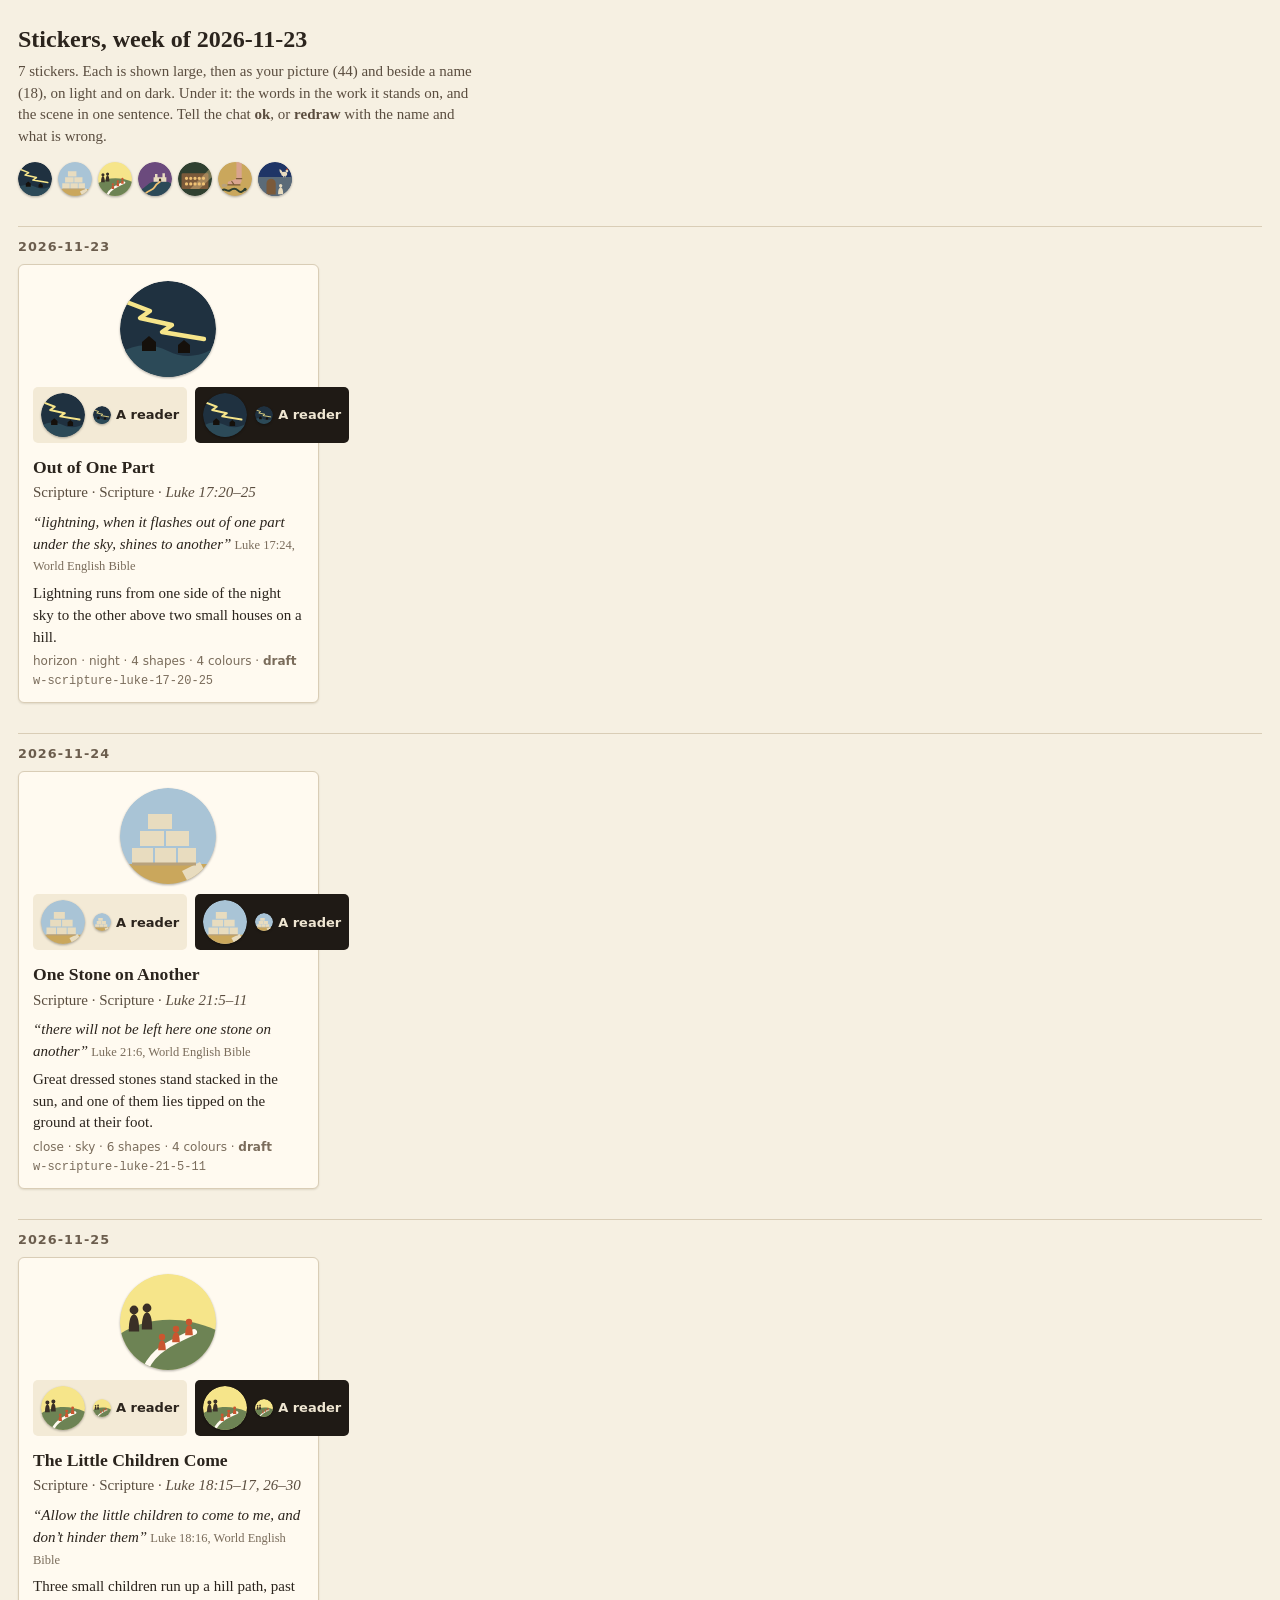
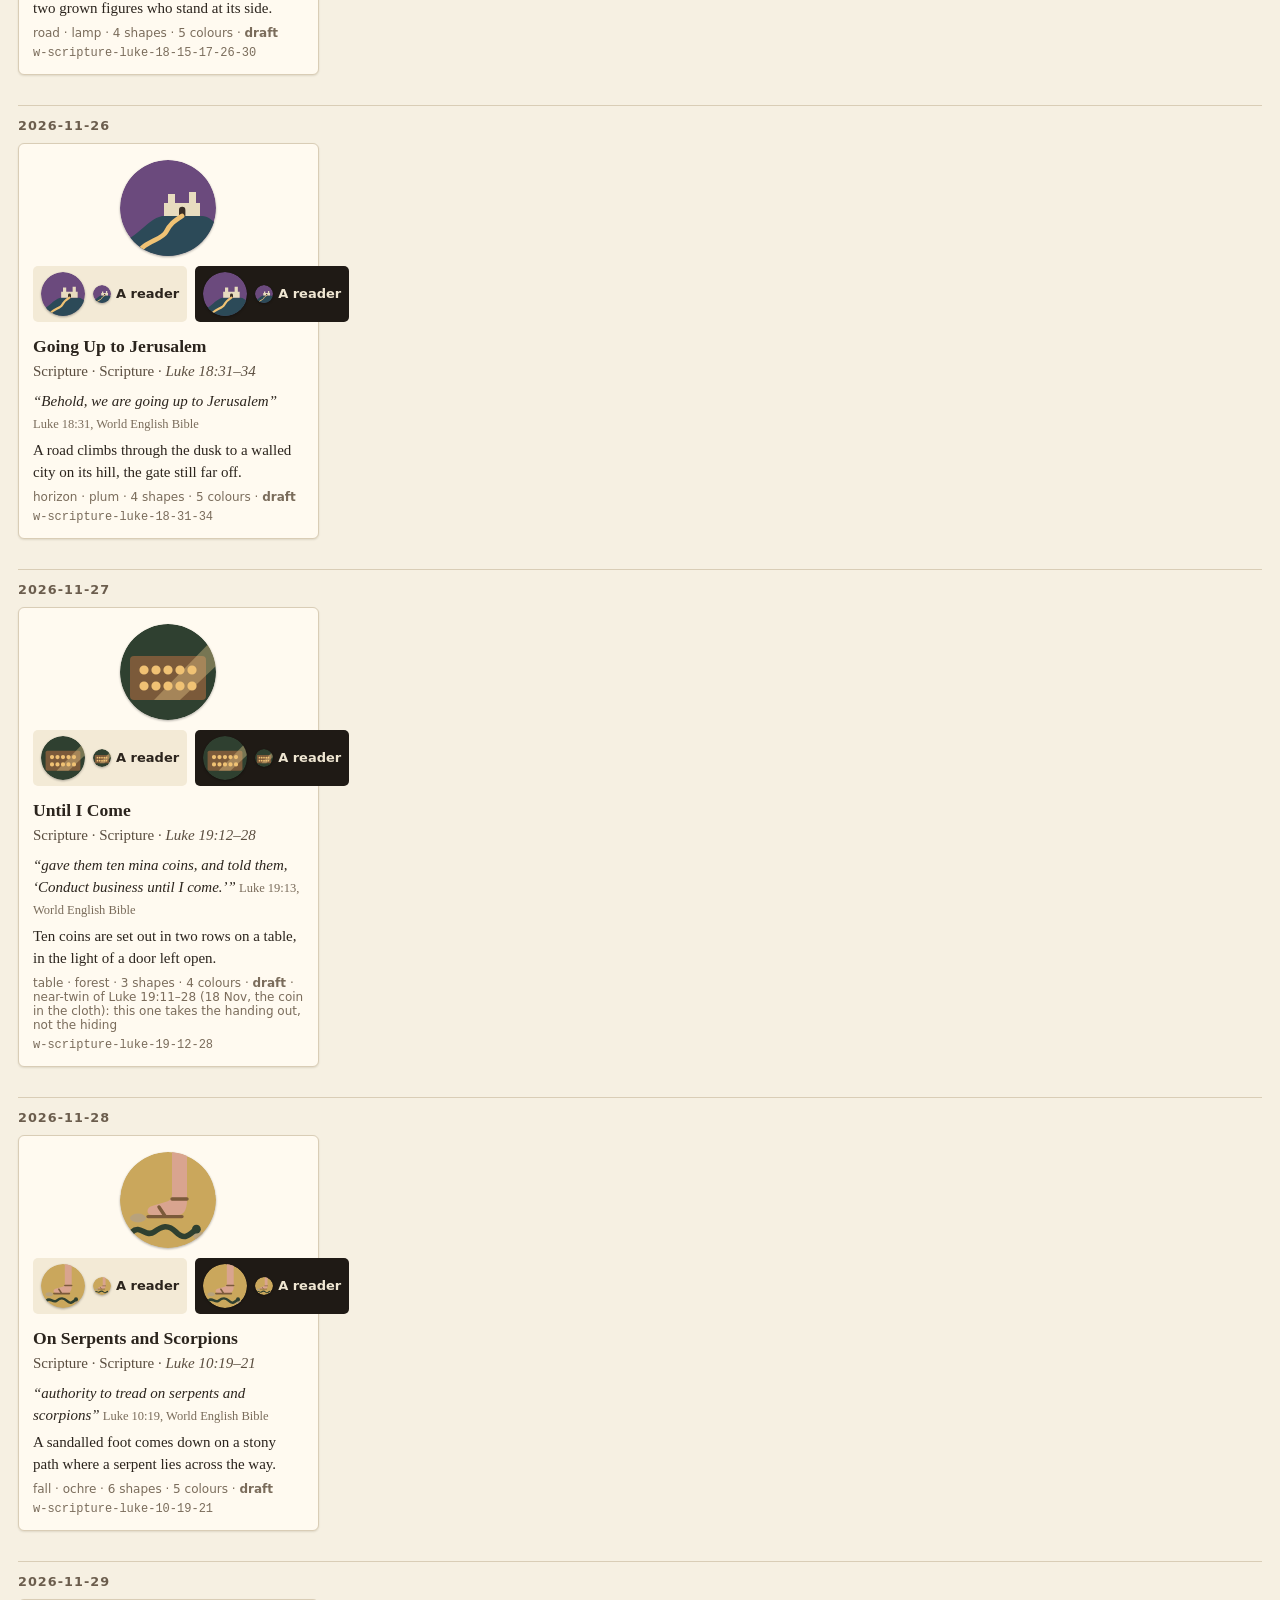
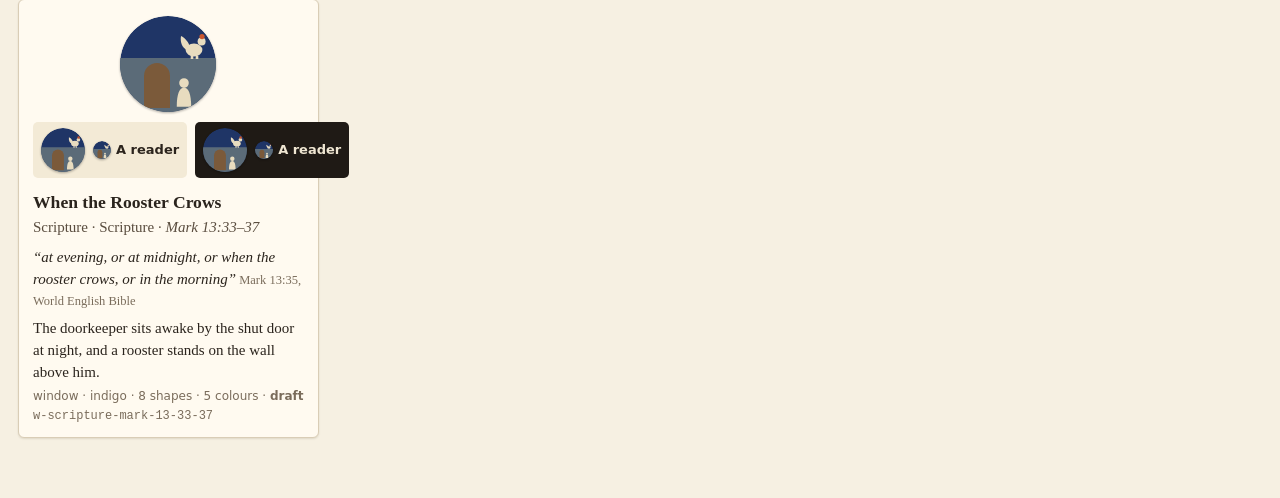
<file: muse-bank/stickers/sheets/2026-11-23.html>
<!doctype html><html lang="en"><head><meta charset="utf-8"><meta name="viewport" content="width=device-width,initial-scale=1">
<title>Stickers, week of 2026-11-23</title>
<style>
body{margin:0;padding:22px 18px 60px;background:#f6f0e2;color:#2b241d;font:15px/1.45 Georgia,serif}
h1{font-size:1.5rem;margin:0 0 4px}h2{font:600 .8rem/1 system-ui,sans-serif;letter-spacing:.08em;text-transform:uppercase;margin:30px 0 10px;color:#6b5d4d;border-top:1px solid #d9cdb6;padding-top:14px}
.lede{margin:0 0 6px;color:#5a4d3f;max-width:62ch}
.strip{display:flex;flex-wrap:wrap;gap:6px;margin:14px 0 0}
.grid{display:grid;grid-template-columns:repeat(auto-fill,minmax(250px,1fr));gap:14px}
.card{background:#fffaf0;border:1px solid #d9cdb6;border-radius:6px;padding:14px;box-shadow:0 1px 2px rgba(60,40,10,.12)}
.card.redo{outline:2px dashed #c9562f}
.stk{display:inline-block;vertical-align:middle;line-height:0;border-radius:50%;filter:drop-shadow(0 1px 1px rgba(0,0,0,.3))}.stk svg{width:100%;height:100%;display:block}
.big{text-align:center;margin:2px 0 10px}
.uses{display:flex;gap:8px}.row{flex:1;display:flex;align-items:center;gap:8px;padding:6px 8px;border-radius:5px;font:13px system-ui,sans-serif}
.row.light{background:#f3ead6;color:#2b241d}.row.dark{background:#1f1a15;color:#efe6d2}.who{display:inline-flex;align-items:center;gap:5px;white-space:nowrap}
h3{margin:12px 0 2px;font-size:1.1rem}.work{margin:0;color:#5a4d3f}.anchor{margin:8px 0 0;font-style:italic}.anchor small{font-style:normal;color:#7a6c5b}
.scene{margin:6px 0 0}.meta,.id{margin:6px 0 0;font:12px system-ui,sans-serif;color:#7a6c5b}.id{font-family:ui-monospace,monospace;word-break:break-all}
.err{margin:8px 0 0;font:12px system-ui,sans-serif;color:#a02a1c}
</style></head><body>
<h1>Stickers, week of 2026-11-23</h1>
<p class="lede">7 stickers. Each is shown large, then as your picture (44) and beside a name (18), on light and on dark. Under it: the words in the work it stands on, and the scene in one sentence. Tell the chat <b>ok</b>, or <b>redraw</b> with the name and what is wrong.</p>
<div class="strip"><span class="stk" style="width:34px;height:34px"><svg viewBox="0 0 48 48" style="border-radius:50%"><circle cx="24" cy="24" r="24" fill="#1f3140"/><path d="M0 36c8-5 16-5 24-1s16 3 24-2v15H0z" fill="#2c4a58"/><path d="M11 35v-4.5l3.5-3 3.5 3V35z" fill="#15100b"/><path d="M29 36v-4l3-2.5 3 2.5v4z" fill="#15100b"/><path d="M2 10l13 5-5 3.5 16 3.5-5 3.5 21 3.5" fill="none" stroke="#f6e58a" stroke-width="2.2" stroke-linecap="round" stroke-linejoin="round"/></svg></span><span class="stk" style="width:34px;height:34px"><svg viewBox="0 0 48 48" style="border-radius:50%"><circle cx="24" cy="24" r="24" fill="#a9c4d6"/><path d="M0 38h48v10H0z" fill="#caa75c"/><path d="M6 30h10.5v8H6zM17.5 30H28v8H17.5zM29 30h9v8h-9z" fill="#e8dcbf"/><path d="M10 21.5h12v7.5H10zM23 21.5h11.5v7.5H23z" fill="#e8dcbf"/><path d="M14 13h12v7.5H14z" fill="#e8dcbf"/><path d="M31 41.5l9-4.5 3.5 6.5-9 4.5z" fill="#e8dcbf"/><path d="M6 38h32" stroke="#b8a27c" stroke-width="1.4"/></svg></span><span class="stk" style="width:34px;height:34px"><svg viewBox="0 0 48 48" style="border-radius:50%"><circle cx="24" cy="24" r="24" fill="#f6e58a"/><path d="M0 30c12-8 30-10 48-2v20H0z" fill="#6d8354"/><path d="M13 47c4-9 13-13 24-18" fill="none" stroke="#fffaf0" stroke-width="3" stroke-linecap="round"/><path d="M4.8 18a2.2 2.2 0 1 0 4.4 0a2.2 2.2 0 1 0-4.4 0zM4.4 28.7c0-5.9 1-8.5 2.6-8.5s2.6 2.5 2.6 8.5zM11.3 17a2.2 2.2 0 1 0 4.4 0a2.2 2.2 0 1 0-4.4 0zM10.9 27.7c0-5.9 1-8.5 2.6-8.5s2.6 2.5 2.6 8.5z" fill="#3a2f26"/><path d="M19.4 31.5a1.6 1.6 0 1 0 3.2 0a1.6 1.6 0 1 0-3.2 0zM19.1 38.1c0-3.5 0.8-5 1.9-5s1.9 1.5 1.9 5zM26.4 27.5a1.6 1.6 0 1 0 3.2 0a1.6 1.6 0 1 0-3.2 0zM26.1 34.1c0-3.5 0.8-5 1.9-5s1.9 1.5 1.9 5zM32.9 24a1.6 1.6 0 1 0 3.2 0a1.6 1.6 0 1 0-3.2 0zM32.6 30.6c0-3.5 0.8-5 1.9-5s1.9 1.5 1.9 5z" fill="#c9562f"/></svg></span><span class="stk" style="width:34px;height:34px"><svg viewBox="0 0 48 48" style="border-radius:50%"><circle cx="24" cy="24" r="24" fill="#6b4a7d"/><path d="M0 41c9-2 13-11 21-13h20c3 0 5 2 7 4v16H0z" fill="#2c4a58"/><path d="M22 21.5h18V28H22zM24 17h3.5v4.5H24zM34.5 16h3.5v5.5h-3.5z" fill="#e8dcbf"/><path d="M29.5 28v-3a1.6 1.6 0 0 1 3.2 0v3z" fill="#3a2f26"/><path d="M9 47c2-6 12-7 14-11s4-5.5 8-8" fill="none" stroke="#f0c274" stroke-width="2.4" stroke-linecap="round"/></svg></span><span class="stk" style="width:34px;height:34px"><svg viewBox="0 0 48 48" style="border-radius:50%"><circle cx="24" cy="24" r="24" fill="#2f4030"/><rect x="5" y="16" width="38" height="22" rx="2" fill="#7b5a3a"/><path d="M48 6L17 38h13L48 21z" fill="#e3c687" opacity=".4"/><path d="M9.7 23a2.3 2.3 0 1 0 4.6 0a2.3 2.3 0 1 0-4.6 0zM9.7 31a2.3 2.3 0 1 0 4.6 0a2.3 2.3 0 1 0-4.6 0zM15.7 23a2.3 2.3 0 1 0 4.6 0a2.3 2.3 0 1 0-4.6 0zM15.7 31a2.3 2.3 0 1 0 4.6 0a2.3 2.3 0 1 0-4.6 0zM21.7 23a2.3 2.3 0 1 0 4.6 0a2.3 2.3 0 1 0-4.6 0zM21.7 31a2.3 2.3 0 1 0 4.6 0a2.3 2.3 0 1 0-4.6 0zM27.7 23a2.3 2.3 0 1 0 4.6 0a2.3 2.3 0 1 0-4.6 0zM27.7 31a2.3 2.3 0 1 0 4.6 0a2.3 2.3 0 1 0-4.6 0zM33.7 23a2.3 2.3 0 1 0 4.6 0a2.3 2.3 0 1 0-4.6 0zM33.7 31a2.3 2.3 0 1 0 4.6 0a2.3 2.3 0 1 0-4.6 0z" fill="#f0c274"/></svg></span><span class="stk" style="width:34px;height:34px"><svg viewBox="0 0 48 48" style="border-radius:50%"><circle cx="24" cy="24" r="24" fill="#caa75c"/><ellipse cx="9" cy="33" rx="4" ry="2.2" fill="#b8a27c"/><ellipse cx="40" cy="42" rx="3.5" ry="2" fill="#b8a27c"/><path d="M6 40c4-4 7 3 11 0s7-4 11 0 6 2 9-.500" fill="none" stroke="#2f4030" stroke-width="2.8" stroke-linecap="round"/><circle cx="38.2" cy="38.6" r="2.2" fill="#2f4030"/><path d="M26 0h7.5v24c0 4.5-1.5 7.5-4.5 7.5H16c-3 0-3-3.8 0-4.5l7.5-2.3c1.7-.500 2.5-1.7 2.5-3.7z" fill="#d9a48f"/><path d="M14 32.3h17M26 23.5h7.5M19.5 27.5l3 4.5" fill="none" stroke="#7b5a3a" stroke-width="1.7" stroke-linecap="round"/></svg></span><span class="stk" style="width:34px;height:34px"><svg viewBox="0 0 48 48" style="border-radius:50%"><circle cx="24" cy="24" r="24" fill="#1f3566"/><path d="M0 21h48v27H0z" fill="#5b6b78"/><path d="M12 46V30a6.5 6.5 0 0 1 13 0v16z" fill="#7b5a3a"/><path d="M29.6 33.5a2.4 2.4 0 1 0 4.8 0a2.4 2.4 0 1 0-4.8 0zM28.4 45.4c0-6.6 1.4-9.5 3.6-9.5s3.6 2.9 3.6 9.5z" fill="#e8dcbf"/><ellipse cx="37" cy="17" rx="4.2" ry="3.2" fill="#e8dcbf"/><path d="M33.5 17c-2.5-1-3.5-4-3-7 2 1 3.8 3 4.5 5.5z" fill="#e8dcbf"/><circle cx="40.8" cy="12.8" r="2" fill="#e8dcbf"/><circle cx="41" cy="10.3" r="1.3" fill="#c9562f"/><path d="M36 20v1.5M38.5 20v1.5" stroke="#e8dcbf" stroke-width="1.3"/></svg></span></div>
<h2>2026-11-23</h2><div class="grid"><article class="card">
 <div class="big"><span class="stk" style="width:96px;height:96px"><svg viewBox="0 0 48 48" style="border-radius:50%"><circle cx="24" cy="24" r="24" fill="#1f3140"/><path d="M0 36c8-5 16-5 24-1s16 3 24-2v15H0z" fill="#2c4a58"/><path d="M11 35v-4.5l3.5-3 3.5 3V35z" fill="#15100b"/><path d="M29 36v-4l3-2.5 3 2.5v4z" fill="#15100b"/><path d="M2 10l13 5-5 3.5 16 3.5-5 3.5 21 3.5" fill="none" stroke="#f6e58a" stroke-width="2.2" stroke-linecap="round" stroke-linejoin="round"/></svg></span></div>
 <div class="uses"><span class="row light"><span class="stk" style="width:44px;height:44px"><svg viewBox="0 0 48 48" style="border-radius:50%"><circle cx="24" cy="24" r="24" fill="#1f3140"/><path d="M0 36c8-5 16-5 24-1s16 3 24-2v15H0z" fill="#2c4a58"/><path d="M11 35v-4.5l3.5-3 3.5 3V35z" fill="#15100b"/><path d="M29 36v-4l3-2.5 3 2.5v4z" fill="#15100b"/><path d="M2 10l13 5-5 3.5 16 3.5-5 3.5 21 3.5" fill="none" stroke="#f6e58a" stroke-width="2.2" stroke-linecap="round" stroke-linejoin="round"/></svg></span><span class="who"><span class="stk" style="width:18px;height:18px"><svg viewBox="0 0 48 48" style="border-radius:50%"><circle cx="24" cy="24" r="24" fill="#1f3140"/><path d="M0 36c8-5 16-5 24-1s16 3 24-2v15H0z" fill="#2c4a58"/><path d="M11 35v-4.5l3.5-3 3.5 3V35z" fill="#15100b"/><path d="M29 36v-4l3-2.5 3 2.5v4z" fill="#15100b"/><path d="M2 10l13 5-5 3.5 16 3.5-5 3.5 21 3.5" fill="none" stroke="#f6e58a" stroke-width="2.2" stroke-linecap="round" stroke-linejoin="round"/></svg></span> <b>A reader</b></span></span><span class="row dark"><span class="stk" style="width:44px;height:44px"><svg viewBox="0 0 48 48" style="border-radius:50%"><circle cx="24" cy="24" r="24" fill="#1f3140"/><path d="M0 36c8-5 16-5 24-1s16 3 24-2v15H0z" fill="#2c4a58"/><path d="M11 35v-4.5l3.5-3 3.5 3V35z" fill="#15100b"/><path d="M29 36v-4l3-2.5 3 2.5v4z" fill="#15100b"/><path d="M2 10l13 5-5 3.5 16 3.5-5 3.5 21 3.5" fill="none" stroke="#f6e58a" stroke-width="2.2" stroke-linecap="round" stroke-linejoin="round"/></svg></span><span class="who"><span class="stk" style="width:18px;height:18px"><svg viewBox="0 0 48 48" style="border-radius:50%"><circle cx="24" cy="24" r="24" fill="#1f3140"/><path d="M0 36c8-5 16-5 24-1s16 3 24-2v15H0z" fill="#2c4a58"/><path d="M11 35v-4.5l3.5-3 3.5 3V35z" fill="#15100b"/><path d="M29 36v-4l3-2.5 3 2.5v4z" fill="#15100b"/><path d="M2 10l13 5-5 3.5 16 3.5-5 3.5 21 3.5" fill="none" stroke="#f6e58a" stroke-width="2.2" stroke-linecap="round" stroke-linejoin="round"/></svg></span> <b>A reader</b></span></span></div>
 <h3>Out of One Part</h3>
 <p class="work">Scripture · Scripture · <i>Luke 17:20–25</i></p>
 <p class="anchor">“lightning, when it flashes out of one part under the sky, shines to another”<small> Luke 17:24, World English Bible</small></p>
 <p class="scene">Lightning runs from one side of the night sky to the other above two small houses on a hill.</p>
 <p class="meta">horizon · night · 4 shapes · 4 colours · <b>draft</b></p>
 <p class="id">w-scripture-luke-17-20-25</p>
</article></div>
<h2>2026-11-24</h2><div class="grid"><article class="card">
 <div class="big"><span class="stk" style="width:96px;height:96px"><svg viewBox="0 0 48 48" style="border-radius:50%"><circle cx="24" cy="24" r="24" fill="#a9c4d6"/><path d="M0 38h48v10H0z" fill="#caa75c"/><path d="M6 30h10.5v8H6zM17.5 30H28v8H17.5zM29 30h9v8h-9z" fill="#e8dcbf"/><path d="M10 21.5h12v7.5H10zM23 21.5h11.5v7.5H23z" fill="#e8dcbf"/><path d="M14 13h12v7.5H14z" fill="#e8dcbf"/><path d="M31 41.5l9-4.5 3.5 6.5-9 4.5z" fill="#e8dcbf"/><path d="M6 38h32" stroke="#b8a27c" stroke-width="1.4"/></svg></span></div>
 <div class="uses"><span class="row light"><span class="stk" style="width:44px;height:44px"><svg viewBox="0 0 48 48" style="border-radius:50%"><circle cx="24" cy="24" r="24" fill="#a9c4d6"/><path d="M0 38h48v10H0z" fill="#caa75c"/><path d="M6 30h10.5v8H6zM17.5 30H28v8H17.5zM29 30h9v8h-9z" fill="#e8dcbf"/><path d="M10 21.5h12v7.5H10zM23 21.5h11.5v7.5H23z" fill="#e8dcbf"/><path d="M14 13h12v7.5H14z" fill="#e8dcbf"/><path d="M31 41.5l9-4.5 3.5 6.5-9 4.5z" fill="#e8dcbf"/><path d="M6 38h32" stroke="#b8a27c" stroke-width="1.4"/></svg></span><span class="who"><span class="stk" style="width:18px;height:18px"><svg viewBox="0 0 48 48" style="border-radius:50%"><circle cx="24" cy="24" r="24" fill="#a9c4d6"/><path d="M0 38h48v10H0z" fill="#caa75c"/><path d="M6 30h10.5v8H6zM17.5 30H28v8H17.5zM29 30h9v8h-9z" fill="#e8dcbf"/><path d="M10 21.5h12v7.5H10zM23 21.5h11.5v7.5H23z" fill="#e8dcbf"/><path d="M14 13h12v7.5H14z" fill="#e8dcbf"/><path d="M31 41.5l9-4.5 3.5 6.5-9 4.5z" fill="#e8dcbf"/><path d="M6 38h32" stroke="#b8a27c" stroke-width="1.4"/></svg></span> <b>A reader</b></span></span><span class="row dark"><span class="stk" style="width:44px;height:44px"><svg viewBox="0 0 48 48" style="border-radius:50%"><circle cx="24" cy="24" r="24" fill="#a9c4d6"/><path d="M0 38h48v10H0z" fill="#caa75c"/><path d="M6 30h10.5v8H6zM17.5 30H28v8H17.5zM29 30h9v8h-9z" fill="#e8dcbf"/><path d="M10 21.5h12v7.5H10zM23 21.5h11.5v7.5H23z" fill="#e8dcbf"/><path d="M14 13h12v7.5H14z" fill="#e8dcbf"/><path d="M31 41.5l9-4.5 3.5 6.5-9 4.5z" fill="#e8dcbf"/><path d="M6 38h32" stroke="#b8a27c" stroke-width="1.4"/></svg></span><span class="who"><span class="stk" style="width:18px;height:18px"><svg viewBox="0 0 48 48" style="border-radius:50%"><circle cx="24" cy="24" r="24" fill="#a9c4d6"/><path d="M0 38h48v10H0z" fill="#caa75c"/><path d="M6 30h10.5v8H6zM17.5 30H28v8H17.5zM29 30h9v8h-9z" fill="#e8dcbf"/><path d="M10 21.5h12v7.5H10zM23 21.5h11.5v7.5H23z" fill="#e8dcbf"/><path d="M14 13h12v7.5H14z" fill="#e8dcbf"/><path d="M31 41.5l9-4.5 3.5 6.5-9 4.5z" fill="#e8dcbf"/><path d="M6 38h32" stroke="#b8a27c" stroke-width="1.4"/></svg></span> <b>A reader</b></span></span></div>
 <h3>One Stone on Another</h3>
 <p class="work">Scripture · Scripture · <i>Luke 21:5–11</i></p>
 <p class="anchor">“there will not be left here one stone on another”<small> Luke 21:6, World English Bible</small></p>
 <p class="scene">Great dressed stones stand stacked in the sun, and one of them lies tipped on the ground at their foot.</p>
 <p class="meta">close · sky · 6 shapes · 4 colours · <b>draft</b></p>
 <p class="id">w-scripture-luke-21-5-11</p>
</article></div>
<h2>2026-11-25</h2><div class="grid"><article class="card">
 <div class="big"><span class="stk" style="width:96px;height:96px"><svg viewBox="0 0 48 48" style="border-radius:50%"><circle cx="24" cy="24" r="24" fill="#f6e58a"/><path d="M0 30c12-8 30-10 48-2v20H0z" fill="#6d8354"/><path d="M13 47c4-9 13-13 24-18" fill="none" stroke="#fffaf0" stroke-width="3" stroke-linecap="round"/><path d="M4.8 18a2.2 2.2 0 1 0 4.4 0a2.2 2.2 0 1 0-4.4 0zM4.4 28.7c0-5.9 1-8.5 2.6-8.5s2.6 2.5 2.6 8.5zM11.3 17a2.2 2.2 0 1 0 4.4 0a2.2 2.2 0 1 0-4.4 0zM10.9 27.7c0-5.9 1-8.5 2.6-8.5s2.6 2.5 2.6 8.5z" fill="#3a2f26"/><path d="M19.4 31.5a1.6 1.6 0 1 0 3.2 0a1.6 1.6 0 1 0-3.2 0zM19.1 38.1c0-3.5 0.8-5 1.9-5s1.9 1.5 1.9 5zM26.4 27.5a1.6 1.6 0 1 0 3.2 0a1.6 1.6 0 1 0-3.2 0zM26.1 34.1c0-3.5 0.8-5 1.9-5s1.9 1.5 1.9 5zM32.9 24a1.6 1.6 0 1 0 3.2 0a1.6 1.6 0 1 0-3.2 0zM32.6 30.6c0-3.5 0.8-5 1.9-5s1.9 1.5 1.9 5z" fill="#c9562f"/></svg></span></div>
 <div class="uses"><span class="row light"><span class="stk" style="width:44px;height:44px"><svg viewBox="0 0 48 48" style="border-radius:50%"><circle cx="24" cy="24" r="24" fill="#f6e58a"/><path d="M0 30c12-8 30-10 48-2v20H0z" fill="#6d8354"/><path d="M13 47c4-9 13-13 24-18" fill="none" stroke="#fffaf0" stroke-width="3" stroke-linecap="round"/><path d="M4.8 18a2.2 2.2 0 1 0 4.4 0a2.2 2.2 0 1 0-4.4 0zM4.4 28.7c0-5.9 1-8.5 2.6-8.5s2.6 2.5 2.6 8.5zM11.3 17a2.2 2.2 0 1 0 4.4 0a2.2 2.2 0 1 0-4.4 0zM10.9 27.7c0-5.9 1-8.5 2.6-8.5s2.6 2.5 2.6 8.5z" fill="#3a2f26"/><path d="M19.4 31.5a1.6 1.6 0 1 0 3.2 0a1.6 1.6 0 1 0-3.2 0zM19.1 38.1c0-3.5 0.8-5 1.9-5s1.9 1.5 1.9 5zM26.4 27.5a1.6 1.6 0 1 0 3.2 0a1.6 1.6 0 1 0-3.2 0zM26.1 34.1c0-3.5 0.8-5 1.9-5s1.9 1.5 1.9 5zM32.9 24a1.6 1.6 0 1 0 3.2 0a1.6 1.6 0 1 0-3.2 0zM32.6 30.6c0-3.5 0.8-5 1.9-5s1.9 1.5 1.9 5z" fill="#c9562f"/></svg></span><span class="who"><span class="stk" style="width:18px;height:18px"><svg viewBox="0 0 48 48" style="border-radius:50%"><circle cx="24" cy="24" r="24" fill="#f6e58a"/><path d="M0 30c12-8 30-10 48-2v20H0z" fill="#6d8354"/><path d="M13 47c4-9 13-13 24-18" fill="none" stroke="#fffaf0" stroke-width="3" stroke-linecap="round"/><path d="M4.8 18a2.2 2.2 0 1 0 4.4 0a2.2 2.2 0 1 0-4.4 0zM4.4 28.7c0-5.9 1-8.5 2.6-8.5s2.6 2.5 2.6 8.5zM11.3 17a2.2 2.2 0 1 0 4.4 0a2.2 2.2 0 1 0-4.4 0zM10.9 27.7c0-5.9 1-8.5 2.6-8.5s2.6 2.5 2.6 8.5z" fill="#3a2f26"/><path d="M19.4 31.5a1.6 1.6 0 1 0 3.2 0a1.6 1.6 0 1 0-3.2 0zM19.1 38.1c0-3.5 0.8-5 1.9-5s1.9 1.5 1.9 5zM26.4 27.5a1.6 1.6 0 1 0 3.2 0a1.6 1.6 0 1 0-3.2 0zM26.1 34.1c0-3.5 0.8-5 1.9-5s1.9 1.5 1.9 5zM32.9 24a1.6 1.6 0 1 0 3.2 0a1.6 1.6 0 1 0-3.2 0zM32.6 30.6c0-3.5 0.8-5 1.9-5s1.9 1.5 1.9 5z" fill="#c9562f"/></svg></span> <b>A reader</b></span></span><span class="row dark"><span class="stk" style="width:44px;height:44px"><svg viewBox="0 0 48 48" style="border-radius:50%"><circle cx="24" cy="24" r="24" fill="#f6e58a"/><path d="M0 30c12-8 30-10 48-2v20H0z" fill="#6d8354"/><path d="M13 47c4-9 13-13 24-18" fill="none" stroke="#fffaf0" stroke-width="3" stroke-linecap="round"/><path d="M4.8 18a2.2 2.2 0 1 0 4.4 0a2.2 2.2 0 1 0-4.4 0zM4.4 28.7c0-5.9 1-8.5 2.6-8.5s2.6 2.5 2.6 8.5zM11.3 17a2.2 2.2 0 1 0 4.4 0a2.2 2.2 0 1 0-4.4 0zM10.9 27.7c0-5.9 1-8.5 2.6-8.5s2.6 2.5 2.6 8.5z" fill="#3a2f26"/><path d="M19.4 31.5a1.6 1.6 0 1 0 3.2 0a1.6 1.6 0 1 0-3.2 0zM19.1 38.1c0-3.5 0.8-5 1.9-5s1.9 1.5 1.9 5zM26.4 27.5a1.6 1.6 0 1 0 3.2 0a1.6 1.6 0 1 0-3.2 0zM26.1 34.1c0-3.5 0.8-5 1.9-5s1.9 1.5 1.9 5zM32.9 24a1.6 1.6 0 1 0 3.2 0a1.6 1.6 0 1 0-3.2 0zM32.6 30.6c0-3.5 0.8-5 1.9-5s1.9 1.5 1.9 5z" fill="#c9562f"/></svg></span><span class="who"><span class="stk" style="width:18px;height:18px"><svg viewBox="0 0 48 48" style="border-radius:50%"><circle cx="24" cy="24" r="24" fill="#f6e58a"/><path d="M0 30c12-8 30-10 48-2v20H0z" fill="#6d8354"/><path d="M13 47c4-9 13-13 24-18" fill="none" stroke="#fffaf0" stroke-width="3" stroke-linecap="round"/><path d="M4.8 18a2.2 2.2 0 1 0 4.4 0a2.2 2.2 0 1 0-4.4 0zM4.4 28.7c0-5.9 1-8.5 2.6-8.5s2.6 2.5 2.6 8.5zM11.3 17a2.2 2.2 0 1 0 4.4 0a2.2 2.2 0 1 0-4.4 0zM10.9 27.7c0-5.9 1-8.5 2.6-8.5s2.6 2.5 2.6 8.5z" fill="#3a2f26"/><path d="M19.4 31.5a1.6 1.6 0 1 0 3.2 0a1.6 1.6 0 1 0-3.2 0zM19.1 38.1c0-3.5 0.8-5 1.9-5s1.9 1.5 1.9 5zM26.4 27.5a1.6 1.6 0 1 0 3.2 0a1.6 1.6 0 1 0-3.2 0zM26.1 34.1c0-3.5 0.8-5 1.9-5s1.9 1.5 1.9 5zM32.9 24a1.6 1.6 0 1 0 3.2 0a1.6 1.6 0 1 0-3.2 0zM32.6 30.6c0-3.5 0.8-5 1.9-5s1.9 1.5 1.9 5z" fill="#c9562f"/></svg></span> <b>A reader</b></span></span></div>
 <h3>The Little Children Come</h3>
 <p class="work">Scripture · Scripture · <i>Luke 18:15–17, 26–30</i></p>
 <p class="anchor">“Allow the little children to come to me, and don’t hinder them”<small> Luke 18:16, World English Bible</small></p>
 <p class="scene">Three small children run up a hill path, past two grown figures who stand at its side.</p>
 <p class="meta">road · lamp · 4 shapes · 5 colours · <b>draft</b></p>
 <p class="id">w-scripture-luke-18-15-17-26-30</p>
</article></div>
<h2>2026-11-26</h2><div class="grid"><article class="card">
 <div class="big"><span class="stk" style="width:96px;height:96px"><svg viewBox="0 0 48 48" style="border-radius:50%"><circle cx="24" cy="24" r="24" fill="#6b4a7d"/><path d="M0 41c9-2 13-11 21-13h20c3 0 5 2 7 4v16H0z" fill="#2c4a58"/><path d="M22 21.5h18V28H22zM24 17h3.5v4.5H24zM34.5 16h3.5v5.5h-3.5z" fill="#e8dcbf"/><path d="M29.5 28v-3a1.6 1.6 0 0 1 3.2 0v3z" fill="#3a2f26"/><path d="M9 47c2-6 12-7 14-11s4-5.5 8-8" fill="none" stroke="#f0c274" stroke-width="2.4" stroke-linecap="round"/></svg></span></div>
 <div class="uses"><span class="row light"><span class="stk" style="width:44px;height:44px"><svg viewBox="0 0 48 48" style="border-radius:50%"><circle cx="24" cy="24" r="24" fill="#6b4a7d"/><path d="M0 41c9-2 13-11 21-13h20c3 0 5 2 7 4v16H0z" fill="#2c4a58"/><path d="M22 21.5h18V28H22zM24 17h3.5v4.5H24zM34.5 16h3.5v5.5h-3.5z" fill="#e8dcbf"/><path d="M29.5 28v-3a1.6 1.6 0 0 1 3.2 0v3z" fill="#3a2f26"/><path d="M9 47c2-6 12-7 14-11s4-5.5 8-8" fill="none" stroke="#f0c274" stroke-width="2.4" stroke-linecap="round"/></svg></span><span class="who"><span class="stk" style="width:18px;height:18px"><svg viewBox="0 0 48 48" style="border-radius:50%"><circle cx="24" cy="24" r="24" fill="#6b4a7d"/><path d="M0 41c9-2 13-11 21-13h20c3 0 5 2 7 4v16H0z" fill="#2c4a58"/><path d="M22 21.5h18V28H22zM24 17h3.5v4.5H24zM34.5 16h3.5v5.5h-3.5z" fill="#e8dcbf"/><path d="M29.5 28v-3a1.6 1.6 0 0 1 3.2 0v3z" fill="#3a2f26"/><path d="M9 47c2-6 12-7 14-11s4-5.5 8-8" fill="none" stroke="#f0c274" stroke-width="2.4" stroke-linecap="round"/></svg></span> <b>A reader</b></span></span><span class="row dark"><span class="stk" style="width:44px;height:44px"><svg viewBox="0 0 48 48" style="border-radius:50%"><circle cx="24" cy="24" r="24" fill="#6b4a7d"/><path d="M0 41c9-2 13-11 21-13h20c3 0 5 2 7 4v16H0z" fill="#2c4a58"/><path d="M22 21.5h18V28H22zM24 17h3.5v4.5H24zM34.5 16h3.5v5.5h-3.5z" fill="#e8dcbf"/><path d="M29.5 28v-3a1.6 1.6 0 0 1 3.2 0v3z" fill="#3a2f26"/><path d="M9 47c2-6 12-7 14-11s4-5.5 8-8" fill="none" stroke="#f0c274" stroke-width="2.4" stroke-linecap="round"/></svg></span><span class="who"><span class="stk" style="width:18px;height:18px"><svg viewBox="0 0 48 48" style="border-radius:50%"><circle cx="24" cy="24" r="24" fill="#6b4a7d"/><path d="M0 41c9-2 13-11 21-13h20c3 0 5 2 7 4v16H0z" fill="#2c4a58"/><path d="M22 21.5h18V28H22zM24 17h3.5v4.5H24zM34.5 16h3.5v5.5h-3.5z" fill="#e8dcbf"/><path d="M29.5 28v-3a1.6 1.6 0 0 1 3.2 0v3z" fill="#3a2f26"/><path d="M9 47c2-6 12-7 14-11s4-5.5 8-8" fill="none" stroke="#f0c274" stroke-width="2.4" stroke-linecap="round"/></svg></span> <b>A reader</b></span></span></div>
 <h3>Going Up to Jerusalem</h3>
 <p class="work">Scripture · Scripture · <i>Luke 18:31–34</i></p>
 <p class="anchor">“Behold, we are going up to Jerusalem”<small> Luke 18:31, World English Bible</small></p>
 <p class="scene">A road climbs through the dusk to a walled city on its hill, the gate still far off.</p>
 <p class="meta">horizon · plum · 4 shapes · 5 colours · <b>draft</b></p>
 <p class="id">w-scripture-luke-18-31-34</p>
</article></div>
<h2>2026-11-27</h2><div class="grid"><article class="card">
 <div class="big"><span class="stk" style="width:96px;height:96px"><svg viewBox="0 0 48 48" style="border-radius:50%"><circle cx="24" cy="24" r="24" fill="#2f4030"/><rect x="5" y="16" width="38" height="22" rx="2" fill="#7b5a3a"/><path d="M48 6L17 38h13L48 21z" fill="#e3c687" opacity=".4"/><path d="M9.7 23a2.3 2.3 0 1 0 4.6 0a2.3 2.3 0 1 0-4.6 0zM9.7 31a2.3 2.3 0 1 0 4.6 0a2.3 2.3 0 1 0-4.6 0zM15.7 23a2.3 2.3 0 1 0 4.6 0a2.3 2.3 0 1 0-4.6 0zM15.7 31a2.3 2.3 0 1 0 4.6 0a2.3 2.3 0 1 0-4.6 0zM21.7 23a2.3 2.3 0 1 0 4.6 0a2.3 2.3 0 1 0-4.6 0zM21.7 31a2.3 2.3 0 1 0 4.6 0a2.3 2.3 0 1 0-4.6 0zM27.7 23a2.3 2.3 0 1 0 4.6 0a2.3 2.3 0 1 0-4.6 0zM27.7 31a2.3 2.3 0 1 0 4.6 0a2.3 2.3 0 1 0-4.6 0zM33.7 23a2.3 2.3 0 1 0 4.6 0a2.3 2.3 0 1 0-4.6 0zM33.7 31a2.3 2.3 0 1 0 4.6 0a2.3 2.3 0 1 0-4.6 0z" fill="#f0c274"/></svg></span></div>
 <div class="uses"><span class="row light"><span class="stk" style="width:44px;height:44px"><svg viewBox="0 0 48 48" style="border-radius:50%"><circle cx="24" cy="24" r="24" fill="#2f4030"/><rect x="5" y="16" width="38" height="22" rx="2" fill="#7b5a3a"/><path d="M48 6L17 38h13L48 21z" fill="#e3c687" opacity=".4"/><path d="M9.7 23a2.3 2.3 0 1 0 4.6 0a2.3 2.3 0 1 0-4.6 0zM9.7 31a2.3 2.3 0 1 0 4.6 0a2.3 2.3 0 1 0-4.6 0zM15.7 23a2.3 2.3 0 1 0 4.6 0a2.3 2.3 0 1 0-4.6 0zM15.7 31a2.3 2.3 0 1 0 4.6 0a2.3 2.3 0 1 0-4.6 0zM21.7 23a2.3 2.3 0 1 0 4.6 0a2.3 2.3 0 1 0-4.6 0zM21.7 31a2.3 2.3 0 1 0 4.6 0a2.3 2.3 0 1 0-4.6 0zM27.7 23a2.3 2.3 0 1 0 4.6 0a2.3 2.3 0 1 0-4.6 0zM27.7 31a2.3 2.3 0 1 0 4.6 0a2.3 2.3 0 1 0-4.6 0zM33.7 23a2.3 2.3 0 1 0 4.6 0a2.3 2.3 0 1 0-4.6 0zM33.7 31a2.3 2.3 0 1 0 4.6 0a2.3 2.3 0 1 0-4.6 0z" fill="#f0c274"/></svg></span><span class="who"><span class="stk" style="width:18px;height:18px"><svg viewBox="0 0 48 48" style="border-radius:50%"><circle cx="24" cy="24" r="24" fill="#2f4030"/><rect x="5" y="16" width="38" height="22" rx="2" fill="#7b5a3a"/><path d="M48 6L17 38h13L48 21z" fill="#e3c687" opacity=".4"/><path d="M9.7 23a2.3 2.3 0 1 0 4.6 0a2.3 2.3 0 1 0-4.6 0zM9.7 31a2.3 2.3 0 1 0 4.6 0a2.3 2.3 0 1 0-4.6 0zM15.7 23a2.3 2.3 0 1 0 4.6 0a2.3 2.3 0 1 0-4.6 0zM15.7 31a2.3 2.3 0 1 0 4.6 0a2.3 2.3 0 1 0-4.6 0zM21.7 23a2.3 2.3 0 1 0 4.6 0a2.3 2.3 0 1 0-4.6 0zM21.7 31a2.3 2.3 0 1 0 4.6 0a2.3 2.3 0 1 0-4.6 0zM27.7 23a2.3 2.3 0 1 0 4.6 0a2.3 2.3 0 1 0-4.6 0zM27.7 31a2.3 2.3 0 1 0 4.6 0a2.3 2.3 0 1 0-4.6 0zM33.7 23a2.3 2.3 0 1 0 4.6 0a2.3 2.3 0 1 0-4.6 0zM33.7 31a2.3 2.3 0 1 0 4.6 0a2.3 2.3 0 1 0-4.6 0z" fill="#f0c274"/></svg></span> <b>A reader</b></span></span><span class="row dark"><span class="stk" style="width:44px;height:44px"><svg viewBox="0 0 48 48" style="border-radius:50%"><circle cx="24" cy="24" r="24" fill="#2f4030"/><rect x="5" y="16" width="38" height="22" rx="2" fill="#7b5a3a"/><path d="M48 6L17 38h13L48 21z" fill="#e3c687" opacity=".4"/><path d="M9.7 23a2.3 2.3 0 1 0 4.6 0a2.3 2.3 0 1 0-4.6 0zM9.7 31a2.3 2.3 0 1 0 4.6 0a2.3 2.3 0 1 0-4.6 0zM15.7 23a2.3 2.3 0 1 0 4.6 0a2.3 2.3 0 1 0-4.6 0zM15.7 31a2.3 2.3 0 1 0 4.6 0a2.3 2.3 0 1 0-4.6 0zM21.7 23a2.3 2.3 0 1 0 4.6 0a2.3 2.3 0 1 0-4.6 0zM21.7 31a2.3 2.3 0 1 0 4.6 0a2.3 2.3 0 1 0-4.6 0zM27.7 23a2.3 2.3 0 1 0 4.6 0a2.3 2.3 0 1 0-4.6 0zM27.7 31a2.3 2.3 0 1 0 4.6 0a2.3 2.3 0 1 0-4.6 0zM33.7 23a2.3 2.3 0 1 0 4.6 0a2.3 2.3 0 1 0-4.6 0zM33.7 31a2.3 2.3 0 1 0 4.6 0a2.3 2.3 0 1 0-4.6 0z" fill="#f0c274"/></svg></span><span class="who"><span class="stk" style="width:18px;height:18px"><svg viewBox="0 0 48 48" style="border-radius:50%"><circle cx="24" cy="24" r="24" fill="#2f4030"/><rect x="5" y="16" width="38" height="22" rx="2" fill="#7b5a3a"/><path d="M48 6L17 38h13L48 21z" fill="#e3c687" opacity=".4"/><path d="M9.7 23a2.3 2.3 0 1 0 4.6 0a2.3 2.3 0 1 0-4.6 0zM9.7 31a2.3 2.3 0 1 0 4.6 0a2.3 2.3 0 1 0-4.6 0zM15.7 23a2.3 2.3 0 1 0 4.6 0a2.3 2.3 0 1 0-4.6 0zM15.7 31a2.3 2.3 0 1 0 4.6 0a2.3 2.3 0 1 0-4.6 0zM21.7 23a2.3 2.3 0 1 0 4.6 0a2.3 2.3 0 1 0-4.6 0zM21.7 31a2.3 2.3 0 1 0 4.6 0a2.3 2.3 0 1 0-4.6 0zM27.7 23a2.3 2.3 0 1 0 4.6 0a2.3 2.3 0 1 0-4.6 0zM27.7 31a2.3 2.3 0 1 0 4.6 0a2.3 2.3 0 1 0-4.6 0zM33.7 23a2.3 2.3 0 1 0 4.6 0a2.3 2.3 0 1 0-4.6 0zM33.7 31a2.3 2.3 0 1 0 4.6 0a2.3 2.3 0 1 0-4.6 0z" fill="#f0c274"/></svg></span> <b>A reader</b></span></span></div>
 <h3>Until I Come</h3>
 <p class="work">Scripture · Scripture · <i>Luke 19:12–28</i></p>
 <p class="anchor">“gave them ten mina coins, and told them, ‘Conduct business until I come.’”<small> Luke 19:13, World English Bible</small></p>
 <p class="scene">Ten coins are set out in two rows on a table, in the light of a door left open.</p>
 <p class="meta">table · forest · 3 shapes · 4 colours · <b>draft</b> · near-twin of Luke 19:11–28 (18 Nov, the coin in the cloth): this one takes the handing out, not the hiding</p>
 <p class="id">w-scripture-luke-19-12-28</p>
</article></div>
<h2>2026-11-28</h2><div class="grid"><article class="card">
 <div class="big"><span class="stk" style="width:96px;height:96px"><svg viewBox="0 0 48 48" style="border-radius:50%"><circle cx="24" cy="24" r="24" fill="#caa75c"/><ellipse cx="9" cy="33" rx="4" ry="2.2" fill="#b8a27c"/><ellipse cx="40" cy="42" rx="3.5" ry="2" fill="#b8a27c"/><path d="M6 40c4-4 7 3 11 0s7-4 11 0 6 2 9-.500" fill="none" stroke="#2f4030" stroke-width="2.8" stroke-linecap="round"/><circle cx="38.2" cy="38.6" r="2.2" fill="#2f4030"/><path d="M26 0h7.5v24c0 4.5-1.5 7.5-4.5 7.5H16c-3 0-3-3.8 0-4.5l7.5-2.3c1.7-.500 2.5-1.7 2.5-3.7z" fill="#d9a48f"/><path d="M14 32.3h17M26 23.5h7.5M19.5 27.5l3 4.5" fill="none" stroke="#7b5a3a" stroke-width="1.7" stroke-linecap="round"/></svg></span></div>
 <div class="uses"><span class="row light"><span class="stk" style="width:44px;height:44px"><svg viewBox="0 0 48 48" style="border-radius:50%"><circle cx="24" cy="24" r="24" fill="#caa75c"/><ellipse cx="9" cy="33" rx="4" ry="2.2" fill="#b8a27c"/><ellipse cx="40" cy="42" rx="3.5" ry="2" fill="#b8a27c"/><path d="M6 40c4-4 7 3 11 0s7-4 11 0 6 2 9-.500" fill="none" stroke="#2f4030" stroke-width="2.8" stroke-linecap="round"/><circle cx="38.2" cy="38.6" r="2.2" fill="#2f4030"/><path d="M26 0h7.5v24c0 4.5-1.5 7.5-4.5 7.5H16c-3 0-3-3.8 0-4.5l7.5-2.3c1.7-.500 2.5-1.7 2.5-3.7z" fill="#d9a48f"/><path d="M14 32.3h17M26 23.5h7.5M19.5 27.5l3 4.5" fill="none" stroke="#7b5a3a" stroke-width="1.7" stroke-linecap="round"/></svg></span><span class="who"><span class="stk" style="width:18px;height:18px"><svg viewBox="0 0 48 48" style="border-radius:50%"><circle cx="24" cy="24" r="24" fill="#caa75c"/><ellipse cx="9" cy="33" rx="4" ry="2.2" fill="#b8a27c"/><ellipse cx="40" cy="42" rx="3.5" ry="2" fill="#b8a27c"/><path d="M6 40c4-4 7 3 11 0s7-4 11 0 6 2 9-.500" fill="none" stroke="#2f4030" stroke-width="2.8" stroke-linecap="round"/><circle cx="38.2" cy="38.6" r="2.2" fill="#2f4030"/><path d="M26 0h7.5v24c0 4.5-1.5 7.5-4.5 7.5H16c-3 0-3-3.8 0-4.5l7.5-2.3c1.7-.500 2.5-1.7 2.5-3.7z" fill="#d9a48f"/><path d="M14 32.3h17M26 23.5h7.5M19.5 27.5l3 4.5" fill="none" stroke="#7b5a3a" stroke-width="1.7" stroke-linecap="round"/></svg></span> <b>A reader</b></span></span><span class="row dark"><span class="stk" style="width:44px;height:44px"><svg viewBox="0 0 48 48" style="border-radius:50%"><circle cx="24" cy="24" r="24" fill="#caa75c"/><ellipse cx="9" cy="33" rx="4" ry="2.2" fill="#b8a27c"/><ellipse cx="40" cy="42" rx="3.5" ry="2" fill="#b8a27c"/><path d="M6 40c4-4 7 3 11 0s7-4 11 0 6 2 9-.500" fill="none" stroke="#2f4030" stroke-width="2.8" stroke-linecap="round"/><circle cx="38.2" cy="38.6" r="2.2" fill="#2f4030"/><path d="M26 0h7.5v24c0 4.5-1.5 7.5-4.5 7.5H16c-3 0-3-3.8 0-4.5l7.5-2.3c1.7-.500 2.5-1.7 2.5-3.7z" fill="#d9a48f"/><path d="M14 32.3h17M26 23.5h7.5M19.5 27.5l3 4.5" fill="none" stroke="#7b5a3a" stroke-width="1.7" stroke-linecap="round"/></svg></span><span class="who"><span class="stk" style="width:18px;height:18px"><svg viewBox="0 0 48 48" style="border-radius:50%"><circle cx="24" cy="24" r="24" fill="#caa75c"/><ellipse cx="9" cy="33" rx="4" ry="2.2" fill="#b8a27c"/><ellipse cx="40" cy="42" rx="3.5" ry="2" fill="#b8a27c"/><path d="M6 40c4-4 7 3 11 0s7-4 11 0 6 2 9-.500" fill="none" stroke="#2f4030" stroke-width="2.8" stroke-linecap="round"/><circle cx="38.2" cy="38.6" r="2.2" fill="#2f4030"/><path d="M26 0h7.5v24c0 4.5-1.5 7.5-4.5 7.5H16c-3 0-3-3.8 0-4.5l7.5-2.3c1.7-.500 2.5-1.7 2.5-3.7z" fill="#d9a48f"/><path d="M14 32.3h17M26 23.5h7.5M19.5 27.5l3 4.5" fill="none" stroke="#7b5a3a" stroke-width="1.7" stroke-linecap="round"/></svg></span> <b>A reader</b></span></span></div>
 <h3>On Serpents and Scorpions</h3>
 <p class="work">Scripture · Scripture · <i>Luke 10:19–21</i></p>
 <p class="anchor">“authority to tread on serpents and scorpions”<small> Luke 10:19, World English Bible</small></p>
 <p class="scene">A sandalled foot comes down on a stony path where a serpent lies across the way.</p>
 <p class="meta">fall · ochre · 6 shapes · 5 colours · <b>draft</b></p>
 <p class="id">w-scripture-luke-10-19-21</p>
</article></div>
<h2>2026-11-29</h2><div class="grid"><article class="card">
 <div class="big"><span class="stk" style="width:96px;height:96px"><svg viewBox="0 0 48 48" style="border-radius:50%"><circle cx="24" cy="24" r="24" fill="#1f3566"/><path d="M0 21h48v27H0z" fill="#5b6b78"/><path d="M12 46V30a6.5 6.5 0 0 1 13 0v16z" fill="#7b5a3a"/><path d="M29.6 33.5a2.4 2.4 0 1 0 4.8 0a2.4 2.4 0 1 0-4.8 0zM28.4 45.4c0-6.6 1.4-9.5 3.6-9.5s3.6 2.9 3.6 9.5z" fill="#e8dcbf"/><ellipse cx="37" cy="17" rx="4.2" ry="3.2" fill="#e8dcbf"/><path d="M33.5 17c-2.5-1-3.5-4-3-7 2 1 3.8 3 4.5 5.5z" fill="#e8dcbf"/><circle cx="40.8" cy="12.8" r="2" fill="#e8dcbf"/><circle cx="41" cy="10.3" r="1.3" fill="#c9562f"/><path d="M36 20v1.5M38.5 20v1.5" stroke="#e8dcbf" stroke-width="1.3"/></svg></span></div>
 <div class="uses"><span class="row light"><span class="stk" style="width:44px;height:44px"><svg viewBox="0 0 48 48" style="border-radius:50%"><circle cx="24" cy="24" r="24" fill="#1f3566"/><path d="M0 21h48v27H0z" fill="#5b6b78"/><path d="M12 46V30a6.5 6.5 0 0 1 13 0v16z" fill="#7b5a3a"/><path d="M29.6 33.5a2.4 2.4 0 1 0 4.8 0a2.4 2.4 0 1 0-4.8 0zM28.4 45.4c0-6.6 1.4-9.5 3.6-9.5s3.6 2.9 3.6 9.5z" fill="#e8dcbf"/><ellipse cx="37" cy="17" rx="4.2" ry="3.2" fill="#e8dcbf"/><path d="M33.5 17c-2.5-1-3.5-4-3-7 2 1 3.8 3 4.5 5.5z" fill="#e8dcbf"/><circle cx="40.8" cy="12.8" r="2" fill="#e8dcbf"/><circle cx="41" cy="10.3" r="1.3" fill="#c9562f"/><path d="M36 20v1.5M38.5 20v1.5" stroke="#e8dcbf" stroke-width="1.3"/></svg></span><span class="who"><span class="stk" style="width:18px;height:18px"><svg viewBox="0 0 48 48" style="border-radius:50%"><circle cx="24" cy="24" r="24" fill="#1f3566"/><path d="M0 21h48v27H0z" fill="#5b6b78"/><path d="M12 46V30a6.5 6.5 0 0 1 13 0v16z" fill="#7b5a3a"/><path d="M29.6 33.5a2.4 2.4 0 1 0 4.8 0a2.4 2.4 0 1 0-4.8 0zM28.4 45.4c0-6.6 1.4-9.5 3.6-9.5s3.6 2.9 3.6 9.5z" fill="#e8dcbf"/><ellipse cx="37" cy="17" rx="4.2" ry="3.2" fill="#e8dcbf"/><path d="M33.5 17c-2.5-1-3.5-4-3-7 2 1 3.8 3 4.5 5.5z" fill="#e8dcbf"/><circle cx="40.8" cy="12.8" r="2" fill="#e8dcbf"/><circle cx="41" cy="10.3" r="1.3" fill="#c9562f"/><path d="M36 20v1.5M38.5 20v1.5" stroke="#e8dcbf" stroke-width="1.3"/></svg></span> <b>A reader</b></span></span><span class="row dark"><span class="stk" style="width:44px;height:44px"><svg viewBox="0 0 48 48" style="border-radius:50%"><circle cx="24" cy="24" r="24" fill="#1f3566"/><path d="M0 21h48v27H0z" fill="#5b6b78"/><path d="M12 46V30a6.5 6.5 0 0 1 13 0v16z" fill="#7b5a3a"/><path d="M29.6 33.5a2.4 2.4 0 1 0 4.8 0a2.4 2.4 0 1 0-4.8 0zM28.4 45.4c0-6.6 1.4-9.5 3.6-9.5s3.6 2.9 3.6 9.5z" fill="#e8dcbf"/><ellipse cx="37" cy="17" rx="4.2" ry="3.2" fill="#e8dcbf"/><path d="M33.5 17c-2.5-1-3.5-4-3-7 2 1 3.8 3 4.5 5.5z" fill="#e8dcbf"/><circle cx="40.8" cy="12.8" r="2" fill="#e8dcbf"/><circle cx="41" cy="10.3" r="1.3" fill="#c9562f"/><path d="M36 20v1.5M38.5 20v1.5" stroke="#e8dcbf" stroke-width="1.3"/></svg></span><span class="who"><span class="stk" style="width:18px;height:18px"><svg viewBox="0 0 48 48" style="border-radius:50%"><circle cx="24" cy="24" r="24" fill="#1f3566"/><path d="M0 21h48v27H0z" fill="#5b6b78"/><path d="M12 46V30a6.5 6.5 0 0 1 13 0v16z" fill="#7b5a3a"/><path d="M29.6 33.5a2.4 2.4 0 1 0 4.8 0a2.4 2.4 0 1 0-4.8 0zM28.4 45.4c0-6.6 1.4-9.5 3.6-9.5s3.6 2.9 3.6 9.5z" fill="#e8dcbf"/><ellipse cx="37" cy="17" rx="4.2" ry="3.2" fill="#e8dcbf"/><path d="M33.5 17c-2.5-1-3.5-4-3-7 2 1 3.8 3 4.5 5.5z" fill="#e8dcbf"/><circle cx="40.8" cy="12.8" r="2" fill="#e8dcbf"/><circle cx="41" cy="10.3" r="1.3" fill="#c9562f"/><path d="M36 20v1.5M38.5 20v1.5" stroke="#e8dcbf" stroke-width="1.3"/></svg></span> <b>A reader</b></span></span></div>
 <h3>When the Rooster Crows</h3>
 <p class="work">Scripture · Scripture · <i>Mark 13:33–37</i></p>
 <p class="anchor">“at evening, or at midnight, or when the rooster crows, or in the morning”<small> Mark 13:35, World English Bible</small></p>
 <p class="scene">The doorkeeper sits awake by the shut door at night, and a rooster stands on the wall above him.</p>
 <p class="meta">window · indigo · 8 shapes · 5 colours · <b>draft</b></p>
 <p class="id">w-scripture-mark-13-33-37</p>
</article></div>
</body></html>
</file>
<file: site/styles.css>
/* ---------- Tokens: Mary's four themes (Round 20) ----------
   Mary chose six colours per theme in Mary's Colour Wheel (docs/design/
   marys-palettes.json); the rest are worked out from them the way her wheel
   does it. html[data-color] is set by app.js; dark mode is the default.
   --accent is Mary's accent (buttons, the underline, rubrication).
   --card-accent is that red as it reads on paper, --ground-accent what sits
   on the ground (the day's word, link dots, pencilled notes): Mary's note
   colour. Dark mode, forest and rose are hand-tuned here; every other theme
   is written by tools/mary-themes.mjs from tools/themes/ (28 Oct). */
:root, html[data-color="dark"]{
  --ground:#1f160f; --on-ground:#e8daba; --muted-ground:#948872;
  --surface:#2d241b; --on-surface:#e8daba; --muted:#948872; --line:#3f352a;
  --card:#faebc9; --card-ink:#2a2420; --card-rule:#dfd1b3; --card-margin:#b27546;
  --board:#b88a5c; --board-dot:#936e4a; --frame:#6b5035;
  --accent:#8c3600; --on-accent:#faebc9; --note:#e9dba7; --on-note:#2b1a12;
  --card-accent:#8c3600; --ground-accent:#e9dba7; --card-edge:transparent;
  /* text: on the ground by default; paper sets its own (below) */
  --ink-accent:var(--ground-accent); --paper-mute:color-mix(in srgb,var(--card-ink) 68%,var(--card));
  --tape:rgba(250,235,201,.5);
  --shadow:0 1px 2px rgba(0,0,0,.35), 0 10px 22px -8px rgba(0,0,0,.6);
  --f-display:"IM Fell English", "Iowan Old Style", Georgia, serif;
  --f-body:"EB Garamond", Garamond, Georgia, serif;
  --f-hand:"Kalam", "Segoe Print", "Bradley Hand", cursive;
  --f-type:"Courier Prime", "Courier New", monospace;
}
html[data-color="forest"]{
  --ground:#202f19; --on-ground:#e9dcbb; --muted-ground:#959377;
  --surface:#2e3b24; --on-surface:#e9dcbb; --muted:#959377; --line:#404b33;
  --card:#faebc9; --card-ink:#59221d; --card-rule:#e5d1b3; --card-margin:#916859;
  --board:#66463e; --board-dot:#523832; --frame:#3b2924;
  --accent:#59221d; --on-accent:#faebc9; --note:#f4ceb8;
  --card-accent:#59221d; --ground-accent:#f4ceb8;
}
html[data-color="rose"]{
  --ground:#952d3d; --on-ground:#f2dcbe; --muted-ground:#dbb09e;
  --surface:#9c3946; --on-surface:#f2dcbe; --muted:#dbb09e; --line:#a44952;
  --card:#faebc9; --card-ink:#3d1700; --card-rule:#e1cfaf; --card-margin:#986b46;
  --board:#b88a5c; --board-dot:#936e4a; --frame:#6b5035;
  --accent:#632600; --on-accent:#faebc9; --note:#e2b983;
  --card-accent:#632600; --ground-accent:#efcd9e;
  --shadow:0 1px 2px rgba(40,0,10,.3), 0 10px 22px -8px rgba(40,0,10,.5);
}
/* MARY THEMES START: written by tools/mary-themes.mjs — edit tools/themes/, not here */
/* rose — by Mary (colours hand-tuned above; her texture and margin here) · texture: floral · margin: spine */
html[data-color="rose"]{
  --texture:url("data:image/svg+xml,%3Csvg%20opacity%3D%270.08%27%20xmlns%3D%27http%3A%2F%2Fwww.w3.org%2F2000%2Fsvg%27%20width%3D%27120%27%20height%3D%27120%27%20viewBox%3D%270%200%20120%20120%27%3E%3Cg%20fill%3D%27none%27%20stroke%3D%27%23e2b983%27%20stroke-width%3D%271.1%27%3E%3Cg%20transform%3D%27translate(30%2030)%27%3E%3Ccircle%20r%3D%273%27%2F%3E%3Cpath%20d%3D%27M0-4c4-9%2010-6%206%202M4%200c9%204%206%2010-2%206M0%204c-4%209-10%206-6-2M-4%200c-9-4-6-10%202-6%27%2F%3E%3C%2Fg%3E%3Cg%20transform%3D%27translate(90%2090)%20rotate(30)%27%3E%3Ccircle%20r%3D%273%27%2F%3E%3Cpath%20d%3D%27M0-4c4-9%2010-6%206%202M4%200c9%204%206%2010-2%206M0%204c-4%209-10%206-6-2M-4%200c-9-4-6-10%202-6%27%2F%3E%3C%2Fg%3E%3Cpath%20d%3D%27M44%2044c8%206%2016%2010%2030%2014M76%2030c-4%206-4%2012%200%2016M60%2098c-6-6-14-8-22-6%27%2F%3E%3Cpath%20d%3D%27M70%2056c3-4%208-4%2010-1-3%203-7%203-10%201zM40%2090c2-4%207-5%2010-3-2%204-7%204-10%203z%27%2F%3E%3C%2Fg%3E%3C%2Fsvg%3E"); --tex-size:120px 120px;
  --mcol:#632600;
}
/* Monastery 1 — by Poiesis · texture: quatrefoil · margin: gilt
   made readable: quiet words on paper 70% ink, not 68% */
html[data-color="monastery1"]{
  --ground:#3a1018; --on-ground:#e4d5b6; --muted-ground:#a38a7a;
  --surface:#482025; --on-surface:#e4d5b6; --muted:#a38a7a; --line:#553031;
  --card:#f3e6c4; --card-ink:#2a1a10; --card-rule:#dbceae; --card-margin:#7e8a9b;
  --board:#8a5a2b; --board-dot:#6e4822; --frame:#503419;
  --accent:#1f3f7a; --on-accent:#f3e6c4; --note:#d9b45c;
  --card-accent:#1f3f7a; --ground-accent:#d9b45c; --card-edge:transparent;
  --tape:#d7c6aa80;
  --paper-mute:color-mix(in srgb,var(--card-ink) 70%,var(--card));
  --texture:url("data:image/svg+xml,%3Csvg%20opacity%3D%270.09%27%20xmlns%3D%27http%3A%2F%2Fwww.w3.org%2F2000%2Fsvg%27%20width%3D%2764%27%20height%3D%2764%27%20viewBox%3D%270%200%2064%2064%27%3E%3Cg%20fill%3D%27none%27%20stroke%3D%27%23d9b45c%27%20stroke-width%3D%271%27%3E%3Cpath%20d%3D%27M32%2014a8%208%200%200%201%208%208%208%208%200%200%201%2010%2010%208%208%200%200%201-10%2010%208%208%200%200%201-8%208%208%208%200%200%201-8-8%208%208%200%200%201-10-10%208%208%200%200%201%2010-10%208%208%200%200%201%208-8z%27%2F%3E%3Cpath%20d%3D%27M0%200l8%208M64%200l-8%208M0%2064l8-8M64%2064l-8-8%27%2F%3E%3C%2Fg%3E%3C%2Fsvg%3E"); --tex-size:64px 64px;
  --mcol:#d9b45c;
}
/* Monastery 2 — by Poiesis · texture: fleur
   made readable: red letters on paper #a8321e → #a5311e; quiet words on paper 72% ink, not 68% */
html[data-color="monastery2"]{
  --ground:#22201e; --on-ground:#dfd3ba; --muted-ground:#978f7f;
  --surface:#312e2a; --on-surface:#dfd3ba; --muted:#978f7f; --line:#403d37;
  --card:#efe3c8; --card-ink:#2b2018; --card-rule:#d7ccb3; --card-margin:#c8826a;
  --board:#6e5a44; --board-dot:#584836; --frame:#403427;
  --accent:#a8321e; --on-accent:#efe3c8; --note:#f0b860;
  --card-accent:#a5311e; --ground-accent:#f0b860; --card-edge:transparent;
  --tape:#d0c6af80;
  --paper-mute:color-mix(in srgb,var(--card-ink) 72%,var(--card));
  --texture:url("data:image/svg+xml,%3Csvg%20opacity%3D%270.07%27%20xmlns%3D%27http%3A%2F%2Fwww.w3.org%2F2000%2Fsvg%27%20width%3D%2780%27%20height%3D%2780%27%20viewBox%3D%270%200%2080%2080%27%3E%3Cg%20fill%3D%27%23f0b860%27%3E%3Cpath%20d%3D%27M20%208c3%204%203%209%200%2014-3-5-3-10%200-14zM20%2024c-4-6-11-6-12-1%204%200%207%202%209%205zM20%2024c4-6%2011-6%2012-1-4%200-7%202-9%205zM16%2027h8v2h-8zM19%2029h2v6h-2z%27%2F%3E%3Cpath%20d%3D%27M60%2048c3%204%203%209%200%2014-3-5-3-10%200-14zM60%2064c-4-6-11-6-12-1%204%200%207%202%209%205zM60%2064c4-6%2011-6%2012-1-4%200-7%202-9%205zM56%2067h8v2h-8zM59%2069h2v6h-2z%27%2F%3E%3C%2Fg%3E%3C%2Fsvg%3E"); --tex-size:80px 80px;
}
/* Refined Scroller — by Poiesis
   made readable: paper and ground too alike (1.1 : 1): a 2px edge in #414144 */
html[data-color="scroller"]{
  --ground:#121213; --on-ground:#f3ead8; --muted-ground:#9e988d;
  --surface:#242323; --on-surface:#f3ead8; --muted:#9e988d; --line:#363533;
  --card:#1f1f21; --card-ink:#e9e7e3; --card-rule:#373738; --card-margin:#9a471d;
  --board:#2c2c2f; --board-dot:#232326; --frame:#1a1a1b;
  --accent:#ff6719; --on-accent:#1f1f21; --note:#ff8a3d;
  --card-accent:#ff6719; --ground-accent:#ff6719; --card-edge:#414144;
  --tape:#1d1d1f80;
}
/* Modern office — by Poiesis
   made readable: paper and ground too alike (1.3 : 1): a 2px edge in #9a9da3 */
html[data-color="office"]{
  --ground:#e4e5e7; --on-ground:#1b1640; --muted-ground:#67657f;
  --surface:#d4d4da; --on-surface:#1b1640; --muted:#67657f; --line:#c4c4cc;
  --card:#ffffff; --card-ink:#1c1d1f; --card-rule:#e4e4e4; --card-margin:#929396;
  --board:#9a9da3; --board-dot:#7b7e82; --frame:#595b5f;
  --accent:#383b40; --on-accent:#ffffff; --note:#d3d5d9;
  --card-accent:#383b40; --ground-accent:#383b40; --card-edge:#9a9da3;
  --tape:#fbfbfb80;
  --shadow:0 1px 2px rgba(20,20,40,.18), 0 8px 18px -8px rgba(20,20,40,.3);
}
/* margin: spine (rose) */
html[data-color="rose"] .lk-b .lk-text{position:relative}
html[data-color="rose"] .lk-b .lk-text::before{content:""; position:absolute; left:0; top:0; bottom:0; width:30px; background:linear-gradient(90deg,rgba(0,0,0,.35),rgba(0,0,0,.08) 55%,rgba(255,255,255,.12) 80%,rgba(0,0,0,.18)),var(--mcol); pointer-events:none}
html[data-color="rose"] .lk-b .lk-text::after{content:""; position:absolute; left:38px; top:10px; bottom:10px; border-left:1.5px dashed var(--mcol); opacity:.6; pointer-events:none}
@media (max-width:700px){ html[data-color="rose"] .lk-b .lk-text::before{width:20px} html[data-color="rose"] .lk-b .lk-text::after{left:26px} }
/* margin: gilt (monastery1) */
html[data-color="monastery1"] .lk-b .lk-text{position:relative}
html[data-color="monastery1"] .lk-b .lk-text::before{content:""; position:absolute; inset:14px; border:1px solid var(--mcol); outline:1px solid var(--mcol); outline-offset:4px; opacity:.75; pointer-events:none}
/* MARY THEMES END */
*{box-sizing:border-box}
@media (prefers-reduced-motion: reduce){ *{transition:none!important;animation:none!important} }
body{background:var(--ground); color:var(--on-ground); font:16px/1.6 var(--f-body); padding-inline:16px; padding-block:0 56px; transition:background .4s,color .4s}
a{color:inherit}
button,input,textarea,select{font:inherit;color:inherit}
button{cursor:pointer}
:focus-visible{outline:2px solid var(--accent); outline-offset:2px}
.wrap{max-width:1100px; margin-inline:auto}
.type{font-family:var(--f-type); font-size:.74rem; letter-spacing:.06em; text-transform:uppercase}
h1,h2,h3,h4{font-family:var(--f-display); font-weight:400; text-wrap:balance; margin:0; line-height:1.15}
.muted{color:var(--muted)}
.btn{border:1px solid var(--line); background:var(--surface); color:var(--on-surface); border-radius:3px; padding:7px 12px; font-size:.92rem; display:inline-flex; align-items:center; gap:7px; text-decoration:none}
.btn:hover{border-color:var(--muted)}
.btn.primary{background:var(--accent); color:var(--on-accent); border-color:var(--accent)}
.btn.ghost{background:transparent}
.btn.small{font-size:.82rem; padding:4px 9px}
.btn:disabled{opacity:.5; cursor:default}
.sample{font-family:var(--f-type); font-size:.64rem; letter-spacing:.06em; text-transform:uppercase; color:var(--muted); border:1px dashed var(--line); padding:1px 5px; border-radius:2px}

/* Header */
.top{position:sticky; top:env(safe-area-inset-top,0px); z-index:30; background:var(--ground); border-bottom:1px solid var(--line); margin-inline:-16px; padding:8px 16px}
.top .wrap{display:flex; align-items:center; gap:14px; flex-wrap:wrap}
.mark{font-family:var(--f-display); font-size:1.5rem; text-decoration:none; line-height:1}
.mark i{font-size:.88rem; color:var(--muted-ground); margin-left:6px}
.nav{display:flex; gap:2px; margin-left:auto}
.nav button{border:0; background:transparent; padding:7px 12px; color:var(--muted-ground); border-radius:3px; font-size:.97rem}
.nav button[aria-selected="true"]{color:var(--on-ground); box-shadow:inset 0 -2px 0 var(--accent)}
.icons{display:flex; gap:6px}
.ibtn{width:36px; height:36px; border:1px solid var(--line); background:var(--surface); color:var(--on-surface); border-radius:50%; display:grid; place-items:center; padding:0}
.ibtn svg{width:18px; height:18px}
.ibtn .aa{font-family:var(--f-display); font-size:1rem; line-height:1}
.pop{position:fixed; right:16px; top:60px; z-index:40; width:min(320px, calc(100vw - 32px)); background:var(--surface); color:var(--on-surface); border:1px solid var(--line); border-radius:4px; box-shadow:var(--shadow); padding:14px}
.pop h3{font-size:1.15rem}
.pop p{margin:2px 0 10px; color:var(--muted); font-size:.86rem}
.plist{display:grid; grid-template-columns:1fr 1fr; gap:8px}
.pbtn{display:flex; flex-direction:column; gap:6px; text-align:left; padding:8px; border:1px solid var(--line); background:transparent; border-radius:3px; font-size:.86rem}
.pbtn[aria-pressed="true"]{border-color:var(--accent); box-shadow:inset 0 0 0 1px var(--accent)}
.sw{display:flex; height:16px; border-radius:2px; overflow:hidden}
.sw span{flex:1}
.pbtn .spec{font-size:1.25rem; line-height:1.1}

/* Hero */
.hero{display:grid; grid-template-columns:minmax(0,1.2fr) minmax(0,1fr); gap:36px; padding-block:26px 22px; align-items:center}
.hero .eyebrow{font-family:var(--f-display); font-style:italic; color:var(--muted-ground); font-size:1.1rem; margin:0 0 4px}
.hero h1{font-size:clamp(1.9rem, 4vw, 2.9rem)}
.hero h1 em{color:var(--ink-accent)}
.lexicon{background:var(--card); color:var(--card-ink); padding:14px 18px 12px; box-shadow:var(--shadow); transform:rotate(.6deg); border-top:5px solid var(--card-margin)}
.lexicon .hw{font-family:var(--f-display); font-size:1.5rem}
.lexicon .gr{font-family:var(--f-display); font-style:italic; color:#7b6a58; margin-left:8px}
.lexicon .pos{font-family:var(--f-type); font-size:.74rem; color:#7b6a58}
.lexicon ol{margin:6px 0 0; padding-left:1.2em; font-size:.95rem}
.lexicon li{margin-bottom:3px}

.view{padding-block:8px 0}

/* Email */
.mail{display:grid; grid-template-columns:250px minmax(0,1fr); background:var(--surface); color:var(--on-surface); border:1px solid var(--line); border-radius:6px; overflow:hidden; box-shadow:var(--shadow)}
.inbox{border-right:1px solid var(--line); background:var(--ground)}
.inbox .hd{padding:12px 14px; border-bottom:1px solid var(--line); display:flex; justify-content:space-between; align-items:center}
.mitem{display:block; width:100%; text-align:left; border:0; border-bottom:1px solid var(--line); background:transparent; padding:10px 14px}
.mitem[aria-current="true"]{background:var(--surface); box-shadow:inset 3px 0 0 var(--accent)}
.mitem .f{font-weight:600; font-size:.9rem; display:flex; justify-content:space-between; gap:8px}
.mitem .f small{font-weight:400; color:var(--muted); font-family:var(--f-type); font-size:.68rem}
.mitem .s{display:block; font-size:.88rem; line-height:1.35}
.mitem.unread .s{font-weight:600}
.mitem.fallow{color:var(--muted); font-style:italic}
.letter{padding:22px 26px 30px}
.lmeta{display:flex; justify-content:space-between; gap:12px; flex-wrap:wrap; color:var(--muted); font-size:.85rem; border-bottom:1px solid var(--line); padding-bottom:10px; margin-bottom:18px}
.lmeta b{color:var(--on-surface); font-weight:600}
.paper{max-width:600px; margin-inline:auto; background:var(--card); color:var(--card-ink); padding:28px 32px; box-shadow:var(--shadow)}
.paper .head{display:flex; justify-content:space-between; align-items:baseline; border-bottom:1px solid #d8ccb4; padding-bottom:8px; margin-bottom:18px}
.paper .head b{font-family:var(--f-display); font-weight:400; font-size:1.5rem}
.paper .head span{font-family:var(--f-type); font-size:.7rem; color:var(--paper-mute); letter-spacing:.05em}
.paper h2{font-size:1.7rem; margin-bottom:12px}
.paper p{margin:0 0 12px}
.paper .lines{font-family:var(--f-display); font-size:1.12rem; font-style:italic; border-left:2px solid var(--accent); padding-left:14px; margin:14px 0; white-space:pre-line}
.paper ul{padding-left:1.1em; margin:0 0 14px}
.paper li{margin-bottom:4px}
.paper .cta{display:flex; justify-content:center; margin:22px 0}
.paper .cta .btn{font-size:1rem; padding:10px 18px}
.reply{border-top:1px dashed #cdbfa6; padding-top:14px; margin-top:8px}
.reply textarea{width:100%; min-height:70px; background:transparent; border:1px solid #d8ccb4; border-radius:3px; padding:8px 10px; color:var(--card-ink); font-family:var(--f-hand); font-size:1.1rem}
.paper .foot{font-family:var(--f-type); font-size:.7rem; color:var(--paper-mute); margin-top:18px; line-height:1.6}

/* Muse */
.museday{display:flex; justify-content:space-between; align-items:center; gap:10px; margin-bottom:10px; flex-wrap:wrap}
.pager{display:flex; align-items:center; gap:10px}
.arrow{width:40px; height:40px; border-radius:50%; border:1px solid var(--line); background:var(--surface); color:var(--on-surface); font-size:1.2rem; line-height:1; display:grid; place-items:center}
.arrow:disabled{opacity:.35; cursor:default}
.dots{display:flex; gap:6px}
.dots button{width:9px; height:9px; border-radius:50%; border:1px solid var(--muted); padding:0; background:transparent}
.dots button[aria-current="true"]{background:var(--muted)}
.variant{font-family:var(--f-type); font-size:.66rem; letter-spacing:.05em; text-transform:uppercase; color:var(--muted); border:1px dashed var(--line); padding:2px 7px; border-radius:2px}
.musecard{background:var(--surface); color:var(--on-surface); border:1px solid var(--line); border-radius:6px; box-shadow:var(--shadow); padding:26px 28px}
.mgrid{display:grid; grid-template-columns:minmax(0,1fr); gap:28px}
.mgrid.withmargin{grid-template-columns:minmax(0,1.35fr) minmax(0,1fr)}
.kind{color:var(--ink-accent)}
.titlerow{display:flex; align-items:flex-start; gap:10px}
.titlerow h2{font-size:clamp(1.7rem,3.2vw,2.4rem); margin:4px 0 2px}
.pencil{flex:none; margin-top:10px; width:38px; height:38px; border-radius:50%; border:1px solid var(--accent); background:transparent; color:var(--ink-accent); display:grid; place-items:center; padding:0}
.pencil svg{width:18px; height:18px}
.pencil[aria-expanded="true"]{background:var(--accent); color:var(--on-accent)}
.byline{color:var(--muted); margin-bottom:16px}
.plate{position:relative; height:clamp(200px, 30vw, 340px); max-width:100%; border:10px solid var(--frame); box-shadow:var(--shadow); margin-bottom:8px}
.plate .note{position:absolute; left:10px; bottom:10px; background:rgba(0,0,0,.5); color:#f1e6cf; font-family:var(--f-type); font-size:.66rem; letter-spacing:.05em; padding:3px 6px}
.plate-cap{display:flex; justify-content:space-between; gap:10px; flex-wrap:wrap; font-size:.82rem; color:var(--muted); margin-bottom:18px}
.pal{display:flex; gap:4px}
.pal span{width:15px; height:15px; border-radius:2px; border:1px solid rgba(0,0,0,.15)}
.p-matthew{background:linear-gradient(118deg, transparent 0 44%, rgba(236,210,150,.85) 50%, rgba(236,210,150,.25) 60%, transparent 66%),radial-gradient(ellipse 22% 26% at 30% 62%, #8a2f22 0 40%, transparent 70%),radial-gradient(ellipse 30% 20% at 38% 78%, #5b4630 0 50%, transparent 80%),linear-gradient(180deg, #1b140e, #0c0907)}
.p-starry{background:radial-gradient(circle at 80% 18%, #f6e58a 0 4%, rgba(246,229,138,.3) 7%, transparent 11%),radial-gradient(circle at 22% 20%, #eadb88 0 2%, transparent 5%),radial-gradient(circle at 48% 12%, #eadb88 0 1.6%, transparent 4%),radial-gradient(ellipse 60% 18% at 45% 38%, rgba(142,170,210,.55), transparent 70%),radial-gradient(ellipse 12% 45% at 14% 70%, #13241a 0 60%, transparent 62%),linear-gradient(180deg, #1f3566 0 58%, #2b3f3a 70%, #17251f)}
.p-rublev{background:radial-gradient(circle at 24% 56%, #7b5a3a 0 13%, transparent 13.6%),radial-gradient(circle at 50% 44%, #3d5d86 0 13%, transparent 13.6%),radial-gradient(circle at 76% 56%, #6d8354 0 13%, transparent 13.6%),radial-gradient(ellipse 30% 8% at 50% 74%, #f1e3bb 0 70%, transparent 72%),linear-gradient(180deg, #d8b667, #b58f45)}
.s-garage{background:radial-gradient(circle at 70% 24%, #f6e58a 0 1.4%, rgba(246,229,138,.25) 3%, transparent 6%), repeating-linear-gradient(180deg, transparent 0 38px, rgba(210,200,180,.25) 38px 40px), linear-gradient(180deg,#2a2f3a,#141619)}
.poemblock{font-family:var(--f-display); font-size:1.3rem; line-height:1.55; padding:18px 22px; background:var(--card); color:var(--card-ink); box-shadow:var(--shadow); margin-bottom:10px; white-space:pre-line}
.notebook-plate{background:var(--card); color:var(--card-ink); padding:16px 22px 16px 54px; box-shadow:var(--shadow); margin-bottom:18px; font-family:var(--f-hand); font-size:1.18rem; line-height:32px;
  background-image:linear-gradient(90deg, transparent 40px, var(--card-margin) 40px 41px, transparent 41px), repeating-linear-gradient(var(--card) 0 31px, var(--card-rule) 31px 32px)}
.notebook-plate small{display:block; font-family:var(--f-type); font-size:.68rem; line-height:1.4; color:var(--paper-mute); margin-top:6px}
.pull{font-family:var(--f-display); font-style:italic; font-size:1.25rem; line-height:1.45; margin:0 0 16px; padding-left:16px; border-left:2px solid var(--accent)}
.pull cite{display:block; font-family:var(--f-type); font-style:normal; font-size:.72rem; color:var(--muted); margin-top:6px; letter-spacing:.04em}
.story p{margin:0 0 12px; max-width:38em}
.hl-hint{font-size:.82rem; color:var(--muted); margin:-4px 0 12px}
.selpop{position:absolute; z-index:45; display:flex; gap:4px; background:var(--on-ground); color:var(--ground); padding:4px; border-radius:4px; box-shadow:var(--shadow)}
.selpop button{border:0; background:transparent; color:inherit; font-size:.82rem; padding:4px 8px; border-radius:3px}
.selpop button:hover{background:rgba(255,255,255,.12)}
.selpop .sp-x{font-size:1rem; line-height:1; padding:4px 7px; opacity:.7; border-left:1px solid rgba(255,255,255,.18); margin-left:2px; border-radius:0 3px 3px 0}
.selpop .sp-x:hover{opacity:1}

/* Round 15: the day's questions as guidance, and the curator's note */
.m-qguide{margin:6px 0 12px; display:flex; flex-direction:column; gap:2px}
.m-qguide .m-qlab{margin:0 0 4px; font-family:var(--f-type,inherit); font-size:.68rem; letter-spacing:.06em; text-transform:uppercase; color:var(--paper-mute)}
.m-qguide .m-q{display:block; width:100%; text-align:left; border:0; background:transparent; cursor:pointer;
 font-family:var(--f-display,Georgia,serif); font-size:.95rem; line-height:1.4; color:var(--paper-mute);
 padding:5px 0 5px 14px; border-radius:3px; position:relative}
.m-qguide .m-q::before{content:"\203a"; position:absolute; left:2px; top:5px; opacity:.5}
.m-qguide .m-q:hover,.m-qguide .m-q:focus-visible{color:var(--ink,#2a2420); background:rgba(0,0,0,.03)}
.m-nbhead.asked{font-style:italic}
.m-qback{margin:4px 0 10px}
.m-qback button{border:0; background:transparent; padding:0; cursor:pointer; font-size:.82rem; color:var(--paper-mute); text-decoration:underline; text-underline-offset:2px}
.m-qback button:hover{color:var(--ink,#2a2420)}
.m-cue3{margin:8px 0 0; font-size:.86rem; font-style:italic; color:var(--paper-mute)}
.m-curator{margin:12px 0 0; padding:10px 12px; border-left:2px solid rgba(0,0,0,.16); background:rgba(0,0,0,.025); border-radius:0 3px 3px 0; font-size:.9rem; line-height:1.5; color:var(--paper-mute)}
/* Round 15 (E): the first seven words sharp, the rest blurred */
.teases{display:flex; flex-direction:column; gap:10px; margin:12px 0 14px}
.tease{background:var(--card); color:var(--card-ink); box-shadow:var(--shadow); border-radius:3px; padding:12px 14px}
.tease .who{display:flex; align-items:center; gap:8px; margin:0 0 6px}
.tease .who b{font-weight:600; font-size:.92rem}
.tease .who small{display:block; color:var(--paper-mute); font-size:.74rem}
.tease .tz{margin:0; font-size:1rem; line-height:1.5}
.tease .tz-open{color:inherit}
.tease .tz-rest{filter:blur(4.2px); opacity:.5; user-select:none; pointer-events:none}
.teases.folded .tease{position:relative; overflow:hidden}
.teases.folded .tease::after{content:""; position:absolute; right:0; top:0; border-width:0 18px 18px 0; border-style:solid; border-color:var(--ground) var(--ground) #d8ccb4 #d8ccb4}
.gatecard{margin-top:2px}
.m-keepwrap{position:relative; display:inline-flex}
.m-keepw svg{width:15px; height:15px}
.m-keepw.on{background:var(--ink,#2a2420); color:var(--ground,#faf9f5); border-color:var(--ink,#2a2420)}
.m-keepwrap .bmenu{top:calc(100% + 4px); right:auto; left:0}
.m-curator span{display:block; font-family:var(--f-type,inherit); font-size:.66rem; letter-spacing:.06em; text-transform:uppercase; color:var(--paper-mute); margin-bottom:4px}

/* Writing surfaces */
.writer{background:var(--card); color:var(--card-ink); box-shadow:var(--shadow); padding:16px 18px}
.writer h4{font-size:1.25rem}
.writer .sub{font-family:var(--f-type); font-size:.68rem; color:var(--paper-mute); letter-spacing:.04em; margin:2px 0 8px}
.lined{width:100%; min-height:260px; border:0; resize:vertical; background:transparent; color:var(--card-ink); font-family:var(--f-hand); font-size:1.18rem; line-height:32px; padding:0 4px;
  background-image:repeating-linear-gradient(transparent 0 31px, var(--card-rule) 31px 32px); background-attachment:local}
.lined:focus, .grow:focus, .oneline:focus{outline:none}
.oneline{width:100%; border:0; border-bottom:1px solid #cdbfa6; background:transparent; font-family:var(--f-hand); font-size:1.2rem; padding:6px 2px; color:var(--card-ink)}
.grow{width:100%; border:0; background:transparent; resize:none; overflow:hidden; font-family:var(--f-hand); font-size:1.18rem; line-height:32px; color:var(--card-ink); min-height:96px;
  background-image:repeating-linear-gradient(transparent 0 31px, var(--card-rule) 31px 32px)}
.wrow{display:flex; gap:8px; align-items:center; justify-content:space-between; margin-top:10px; flex-wrap:wrap}
.writer .btn{background:transparent; color:var(--card-ink); border-color:#cdbfa6}
.writer .btn.primary{background:var(--accent); color:var(--on-accent); border-color:var(--accent)}
.stickymargin{position:sticky; top:130px; align-self:start}
.copy{font-family:var(--f-display); font-size:1.15rem; line-height:1.6; margin:4px 0 10px}
.copy .done{color:var(--card-ink)}
.copy .todo{color:var(--paper-mute)}
.copyin{width:100%; min-height:70px; border:1px solid #d8ccb4; border-radius:3px; background:transparent; padding:8px 10px; font-family:var(--f-display); font-size:1.1rem; color:var(--card-ink)}
.seal{position:relative; padding:16px 18px 14px 58px}
.seal .wax{position:absolute; left:14px; top:14px; width:32px; height:32px; border-radius:50%; background:radial-gradient(circle at 35% 30%, #c7564a, #8c2a22 70%); color:#f6dcc8; display:grid; place-items:center; font-family:var(--f-display); font-size:1rem; box-shadow:0 1px 2px rgba(0,0,0,.3)}
.seal .first{font-family:var(--f-hand); font-size:1.18rem; line-height:1.45; white-space:pre-line}
.layer{border-top:1px dashed #d8ccb4; margin-top:10px; padding-top:8px; font-family:var(--f-hand); font-size:1.08rem; white-space:pre-line}
.layer small, .seal small{display:block; font-family:var(--f-type); font-size:.66rem; letter-spacing:.04em; color:var(--paper-mute); text-transform:uppercase}
.addlayer{display:flex; gap:6px; margin-top:10px}
.addlayer input{flex:1; min-width:0; border:0; border-bottom:1px solid #cdbfa6; background:transparent; font-family:var(--f-hand); font-size:1.08rem; color:var(--card-ink)}
.addlayer input:focus{outline:none}

/* Responses */
.responses{margin-top:26px; border-top:1px solid var(--line); padding-top:18px}
.responses h3{font-size:1.4rem; margin-bottom:4px}
.locked{position:relative; margin-top:12px}
.locked .ghost{filter:blur(5px); opacity:.55; pointer-events:none; user-select:none}
.locked .veil{position:absolute; inset:0; display:grid; place-items:center; text-align:center}
.locked .veil div{background:var(--surface); border:1px solid var(--line); padding:14px 18px; border-radius:4px; max-width:360px; box-shadow:var(--shadow)}
.post{padding-block:16px; border-top:1px solid var(--line)}
.post:first-child{border-top:0}
.who{display:flex; gap:10px; align-items:center; margin-bottom:8px}
.av{width:34px; height:34px; border-radius:50%; display:grid; place-items:center; font-family:var(--f-display); color:#fff; flex:none}
.who b{font-weight:600}
.who small{display:block; color:var(--muted); font-size:.82rem}
.thought{background:var(--card); color:var(--card-ink); padding:12px 16px 12px 52px; box-shadow:var(--shadow); position:relative}
.thought .wax{position:absolute; left:12px; top:12px; width:26px; height:26px; border-radius:50%; background:radial-gradient(circle at 35% 30%, #c7564a, #8c2a22 70%)}
.thought .first{font-family:var(--f-hand); font-size:1.12rem; line-height:1.45}
.thought .poem{font-family:var(--f-display); font-size:1.08rem; white-space:pre-line; line-height:1.5}
.thought .sk{aspect-ratio:16/9; max-width:100%; margin:6px 0}
.pact{display:flex; gap:6px; flex-wrap:wrap; margin-top:8px; align-items:center}
.pact .btn{font-size:.82rem; padding:4px 9px}
.pact .btn[aria-pressed="true"]{border-color:var(--accent); color:var(--ink-accent)}
.comments{margin-top:8px; padding-left:12px; border-left:1px solid var(--line); display:flex; flex-direction:column; gap:6px; font-size:.92rem}
.comments b{font-weight:600}
.cform{display:flex; gap:6px; margin-top:8px}
.cform input{flex:1; min-width:0}
.field{width:100%; background:var(--ground); color:var(--on-surface); border:1px solid var(--line); border-radius:3px; padding:7px 10px}
.savemenu{display:inline-flex; gap:4px; align-items:center; font-size:.82rem; color:var(--muted)}

/* Notebook */
.nbbar{display:flex; justify-content:space-between; align-items:center; gap:12px; flex-wrap:wrap; margin-bottom:12px}
.spaces{display:flex; gap:4px; flex-wrap:wrap}
.spaces button{border:1px solid var(--line); background:transparent; padding:6px 12px; border-radius:20px; font-size:.92rem; color:var(--muted-ground)}
.spaces button[aria-selected="true"]{background:var(--accent); border-color:var(--accent); color:var(--on-accent)}
.season{display:flex; align-items:center; gap:8px}
.season select{background:var(--surface); border:1px solid var(--line); border-radius:3px; padding:5px 8px; color:var(--on-surface)}
.recent{display:flex; gap:8px; overflow-x:auto; padding-bottom:6px; margin-bottom:14px; align-items:center}
.recent .lbl{flex:none}
.rchip{flex:none; max-width:240px; border:1px solid var(--line); background:var(--surface); color:var(--on-surface); border-radius:3px; padding:5px 10px; font-size:.84rem; text-align:left; white-space:nowrap; overflow:hidden; text-overflow:ellipsis}
.rchip i{font-style:normal; font-family:var(--f-type); font-size:.64rem; letter-spacing:.05em; text-transform:uppercase; color:var(--muted); margin-right:6px}
.seasonline{font-size:.9rem; color:var(--muted-ground); margin:-4px 0 14px}
.seasonline b{font-family:var(--f-display); font-weight:400; font-size:1.05rem; color:var(--on-ground)}
.panel{background:var(--surface); color:var(--on-surface); border:1px solid var(--line); border-radius:6px; padding:20px; box-shadow:var(--shadow)}
.flash{animation:flash 1.4s ease-out}
@keyframes flash{0%{box-shadow:0 0 0 4px var(--accent)}100%{box-shadow:var(--shadow)}}

.journal{display:grid; grid-template-columns:240px minmax(0,1fr); gap:20px}
.jlist{display:flex; flex-direction:column; gap:2px}
.jitem{text-align:left; border:0; border-left:2px solid transparent; background:transparent; padding:7px 10px}
.jitem[aria-current="true"]{border-left-color:var(--accent); background:var(--ground)}
.jitem .d{font-family:var(--f-type); font-size:.68rem; color:var(--muted); text-transform:uppercase; letter-spacing:.05em}
.jitem .t{display:block; font-family:var(--f-display); font-size:1.05rem; line-height:1.25}
.jprompt{background:var(--note); color:var(--on-note); padding:10px 14px; font-family:var(--f-hand); font-size:1.1rem; margin-bottom:12px; transform:rotate(-.4deg); box-shadow:var(--shadow)}
.jprompt span{display:block; font-family:var(--f-type); font-size:.66rem; letter-spacing:.06em; text-transform:uppercase; color:#6b5a3a}
.jpaper{background:var(--card); color:var(--card-ink); box-shadow:var(--shadow); padding:16px 20px}
.jpaper .ttl{width:100%; border:0; background:transparent; font-family:var(--f-display); font-size:1.5rem; color:var(--card-ink); padding:0}
.jpaper .ttl:focus{outline:none}
.jmeta{display:flex; gap:8px; flex-wrap:wrap; align-items:center; margin:4px 0 10px; font-size:.8rem; color:var(--paper-mute)}
.chip{font-family:var(--f-type); font-size:.66rem; letter-spacing:.05em; text-transform:uppercase; border:1px solid #cdbfa6; padding:1px 6px; border-radius:2px}
.jphoto{margin:10px 0; max-width:300px; background:#fff; padding:8px 8px 22px; box-shadow:var(--shadow); transform:rotate(-1.2deg)}
.jphoto .ph{aspect-ratio:4/3; background-size:cover; background-position:center}
.jphoto figcaption{font-family:var(--f-hand); font-size:.95rem; color:#3a2f26; text-align:center; margin-top:4px}
.jtools{display:flex; gap:8px; flex-wrap:wrap; align-items:center; margin-top:10px}
.jtools .btn{background:transparent; color:var(--card-ink); border-color:#cdbfa6}

/* Scrapbook: spreads */
.book{display:grid; grid-template-columns:1fr 1fr; background:var(--frame); padding:12px; border-radius:4px; gap:0; box-shadow:var(--shadow)}
.spage{background:var(--card); min-height:460px; padding:22px; position:relative; display:grid; grid-template-columns:1fr 1fr; gap:16px; align-content:start;
  background-image:radial-gradient(rgba(120,100,70,.08) 1px, transparent 1px); background-size:12px 12px}
.spage.left{box-shadow:inset -18px 0 22px -18px rgba(0,0,0,.35)}
.spage.right{box-shadow:inset 18px 0 22px -18px rgba(0,0,0,.35)}
.spage .pno{position:absolute; bottom:8px; font-family:var(--f-type); font-size:.66rem; color:var(--paper-mute)}
.spage.left .pno{left:14px} .spage.right .pno{right:14px}
.sitem{position:relative; color:var(--card-ink)}
.sitem.photo{background:#fff; padding:7px 7px 22px; box-shadow:var(--shadow)}
.sitem.photo .ph{aspect-ratio:1/1; background-size:cover; background-position:center}
.sitem.photo .cap{font-family:var(--f-hand); font-size:.95rem; text-align:center; margin-top:3px}
.sitem.quote{font-family:var(--f-display); font-size:1.02rem; line-height:1.4; padding:10px 12px; background:#fffdf6; box-shadow:var(--shadow); grid-column:span 2}
.sitem.quote cite{display:block; font-family:var(--f-type); font-size:.64rem; font-style:normal; color:var(--paper-mute); margin-top:4px}
.sitem.ticket{font-family:var(--f-type); font-size:.72rem; letter-spacing:.04em; text-transform:uppercase; background:#efe0c0; padding:10px 12px; border-left:2px dashed #b99a64; box-shadow:var(--shadow); align-self:start}
.sitem.ticket b{display:block; font-family:var(--f-display); text-transform:none; font-weight:400; font-size:1.05rem; letter-spacing:0}
.sitem.hand{font-family:var(--f-hand); font-size:1.08rem; line-height:1.35; grid-column:span 2}
.sitem::after{content:""; position:absolute; top:-8px; left:50%; width:54px; height:16px; transform:translateX(-50%) rotate(-3deg); background:var(--tape)}
.sitem.hand::after{display:none}
.sitem .x, .bcard .x{position:absolute; top:2px; right:4px; border:0; background:transparent; color:var(--paper-mute); font-size:1rem; line-height:1; padding:2px 4px; opacity:0}
.sitem:hover .x, .sitem:focus-within .x, .bcard:hover .x, .bcard:focus-within .x{opacity:1}
.bookbar{display:flex; justify-content:space-between; align-items:center; margin-top:12px; gap:10px; flex-wrap:wrap}
.addrow{display:grid; grid-template-columns:minmax(0,2fr) minmax(0,1fr) auto; gap:8px; margin-bottom:12px; align-items:end}
.addrow label{display:block; font-size:.78rem; color:var(--muted); margin-bottom:3px}

/* Idea board */
.board{position:relative; height:600px; border:12px solid var(--frame); border-radius:3px; overflow:hidden; background-color:var(--board);
  background-image:radial-gradient(var(--board-dot) 1px, transparent 1.4px), radial-gradient(var(--board-dot) .8px, transparent 1.2px);
  background-size:13px 11px, 7px 9px; background-position:0 0, 4px 5px; box-shadow:inset 0 2px 10px rgba(0,0,0,.35)}
.bcard{position:absolute; width:190px; max-width:44%; background:var(--card); color:var(--card-ink); padding:14px 14px 12px; box-shadow:var(--shadow); cursor:grab; touch-action:none; user-select:none}
.bcard.drag{cursor:grabbing; box-shadow:0 18px 30px -12px rgba(0,0,0,.55)}
.bcard::before{content:""; position:absolute; top:-9px; left:50%; width:62px; height:18px; transform:translateX(-50%) rotate(-3deg); background:var(--tape)}
.bcard.pin::before{width:14px; height:14px; border-radius:50%; top:-5px; background:radial-gradient(circle at 35% 35%, #e46a5a, #9a2b22)}
.bcard.quote{font-family:var(--f-display); font-size:1.02rem; line-height:1.4}
.bcard.quote cite{display:block; font-family:var(--f-type); font-size:.64rem; margin-top:8px; font-style:normal; color:var(--paper-mute)}
.bcard.sticky{background:var(--note); color:var(--on-note); font-family:var(--f-hand); font-size:1.1rem; line-height:1.35; width:160px}
.bcard.hand{font-family:var(--f-hand); font-size:1.08rem; line-height:1.35; background-image:repeating-linear-gradient(transparent 0 23px, var(--card-rule) 23px 24px); background-position:0 14px}
.bcard.photo{padding:10px 10px 28px; width:170px}
.bcard.photo .ph{aspect-ratio:1/1; background-size:cover; background-position:center}
.bcard.photo .cap{font-family:var(--f-hand); font-size:1rem; margin-top:5px; text-align:center}

/* Rule */

/* Why */
.why{display:grid; grid-template-columns:minmax(0,1fr) minmax(0,1.4fr); gap:44px; padding-block:14px 10px}
.why h2{font-size:clamp(1.8rem,3.4vw,2.5rem)}
.why .body p{max-width:36em; margin:0 0 14px}
.icon-note{font-family:var(--f-display); font-style:italic; font-size:1.22rem; line-height:1.4; border-left:2px solid var(--accent); padding-left:16px; margin:20px 0; max-width:30em}
.quotes blockquote{margin:0 0 16px; font-family:var(--f-display); font-style:italic; font-size:1.1rem; max-width:34em}
.quotes cite{display:block; font-family:var(--f-type); font-style:normal; font-size:.72rem; color:var(--muted-ground); margin-top:4px}
.trio{display:grid; grid-template-columns:repeat(3,minmax(0,1fr)); gap:18px; padding-block:22px}
.trio div{border-top:1px solid var(--line); padding-top:10px}
.trio h3{font-size:1.3rem; margin-bottom:4px}
.trio p{margin:0; color:var(--muted-ground); font-size:.95rem}

.toast{position:fixed; left:50%; bottom:calc(20px + env(safe-area-inset-bottom,0px)); transform:translateX(-50%); background:var(--on-ground); color:var(--ground); padding:8px 14px; border-radius:3px; font-size:.9rem; z-index:50; box-shadow:var(--shadow)}
footer{padding-block:34px 0; color:var(--muted-ground); font-size:.82rem; display:flex; justify-content:space-between; gap:12px; flex-wrap:wrap}

@media (max-width: 860px){
  .hero, .why{grid-template-columns:1fr; gap:18px}
  .mail{grid-template-columns:1fr}
  .inbox{border-right:0; border-bottom:1px solid var(--line)}
  .mgrid.withmargin{grid-template-columns:1fr}
  .stickymargin{position:static}
  .journal{grid-template-columns:1fr}
  .jlist{flex-direction:row; overflow-x:auto}
  .jitem{min-width:160px}
  .trio{grid-template-columns:1fr}
  .book{grid-template-columns:1fr}
  .addrow{grid-template-columns:1fr}
  .musecard{padding:18px}
  .paper{padding:20px}
  .letter{padding:14px}
  .nav{margin-left:0; order:3; width:100%; overflow-x:auto}
  .icons{margin-left:auto}
}
@media (max-width: 480px){ .bcard{width:140px} .bcard.photo{width:130px} .bcard.sticky{width:125px} .board{height:660px} .spage{grid-template-columns:1fr} .sitem.quote,.sitem.hand{grid-column:auto} }

/* ---- v3 ---- */
.profbtn{width:34px; height:34px; border-radius:50%; border:0; padding:0; background:transparent; display:grid; place-items:center}
.profbtn .av{width:30px; height:30px; font-size:.9rem}
.profbtn[aria-current="true"] .av{outline:2px solid var(--accent); outline-offset:3px}
.av{font-size:1rem}
.av.big{width:84px; height:84px; font-size:2rem}
/* 16 Nov: a sticker as your picture, and the row you pick it from */
.av.haspic{background:transparent; overflow:hidden; line-height:0}
.av.haspic svg{width:100%; height:100%; display:block}
.picpick{min-width:0; flex:1}
.picpick .lbl{margin:0 0 6px}
.picrow{display:flex; flex-wrap:wrap; gap:6px}
.picbtn{border:0; background:none; padding:2px; border-radius:50%; cursor:pointer; line-height:0}
.picbtn .stk{cursor:pointer}
.picbtn[aria-pressed="true"]{box-shadow:0 0 0 2px var(--accent)}
.picnone{margin:0; font-size:.9rem}
.stk{display:inline-block; vertical-align:middle; border-radius:50%; filter:drop-shadow(0 1px 1px rgba(0,0,0,.3)); line-height:0; cursor:help}
.stk svg{width:100%; height:100%; display:block}
.badge{display:inline-block; vertical-align:middle; font-family:var(--f-type); font-size:.62rem; letter-spacing:.06em; text-transform:uppercase; border:1px solid var(--accent); color:var(--ink-accent); padding:1px 6px; border-radius:10px; background:transparent}
.badge.pick{font-size:.7rem; padding:4px 10px; cursor:pointer}
.badge.pick[aria-pressed="true"]{background:var(--accent); color:var(--on-accent)}
.badge.pick:disabled{opacity:.45; cursor:help; border-style:dashed}
.btn.icon{padding:5px 8px}
.bm{position:relative; display:inline-flex}
.bmenu{position:absolute; left:0; top:calc(100% + 4px); z-index:10; display:flex; flex-direction:column; background:var(--surface); border:1px solid var(--line); border-radius:4px; box-shadow:var(--shadow); min-width:140px; padding:4px}
.bmenu button{border:0; background:transparent; text-align:left; padding:6px 10px; border-radius:3px; font-size:.88rem}
.bmenu button:hover{background:var(--ground)}
.cm{display:flex; gap:8px; align-items:flex-start}
.cm .av{width:24px; height:24px; font-size:.7rem}
.peek{display:flex; align-items:center; gap:4px; flex-wrap:wrap; margin:8px 0 0}
.peek .av{width:30px; height:30px; font-size:.8rem; margin-right:2px}
.peek > span{margin-left:8px; font-size:.95rem}
.veil button{margin-top:2px}
.def{border-bottom:1px dotted currentColor; cursor:help}
.tip{position:absolute; z-index:60; max-width:280px; background:var(--on-ground); color:var(--ground); font-family:var(--f-body); font-style:normal; font-size:.84rem; line-height:1.4; padding:7px 10px; border-radius:4px; box-shadow:var(--shadow); pointer-events:none}
.tip b{font-weight:600}
/* dial */
.dialwrap{display:flex; gap:34px; align-items:center; margin:4px 0 18px; flex-wrap:wrap}
.dial{position:relative; width:210px; height:210px; border-radius:50%; flex:none; background:radial-gradient(circle, var(--surface) 0 58%, var(--ground) 59% 100%); border:1px solid var(--line); box-shadow:var(--shadow), inset 0 0 0 10px var(--surface)}
.dial button{position:absolute; transform:translate(-50%,-50%); border:1px solid var(--line); background:var(--surface); color:var(--muted); border-radius:14px; padding:3px 10px; font-size:.84rem; white-space:nowrap}
.dial button[aria-checked="true"]{background:var(--accent); color:var(--on-accent); border-color:var(--accent)}
.needle{position:absolute; left:50%; top:50%; width:2px; height:62px; margin-left:-1px; margin-top:-62px; background:var(--accent); transform-origin:50% 100%; transition:transform .5s cubic-bezier(.3,1.4,.5,1); border-radius:2px}
.hub{position:absolute; left:50%; top:50%; width:14px; height:14px; margin:-7px 0 0 -7px; border-radius:50%; background:var(--accent)}
.dialdef{flex:1 1 280px; max-width:520px}
.dialdef h3{font-size:2rem}
.dialdef p{margin:6px 0}
.split{display:grid; grid-template-columns:minmax(0,1fr) minmax(0,1fr); gap:18px; align-items:start}
.writepage .jpaper .lined{min-height:340px}
.half .journal{grid-template-columns:1fr}
.half .jlist{flex-direction:row; overflow-x:auto}
.half .jitem{min-width:150px}
.half .jprompt{display:none}
.half .book{grid-template-columns:1fr}
.half .spage.right{display:none}
.half .addrow{grid-template-columns:1fr}
.half .board{height:520px}
/* profile */
.profile{display:grid; grid-template-columns:minmax(0,340px) minmax(0,1fr); gap:18px; align-items:start}
.pcard{display:flex; flex-direction:column; gap:4px}
.pcard .pa{display:flex; gap:16px; align-items:center; margin-bottom:10px}
.lbl{font-size:.78rem; color:var(--muted); margin:10px 0 2px}
.rings{display:flex; gap:10px; flex-wrap:wrap}
.ringbtn{border:1px solid transparent; background:transparent; display:flex; flex-direction:column; align-items:center; gap:6px; padding:6px 4px; border-radius:4px; width:64px}
.ringbtn .av{width:28px; height:28px}
.ringbtn small{font-size:.66rem; color:var(--muted)}
.ringbtn[aria-pressed="true"]{border-color:var(--accent)}
.badges{display:flex; gap:6px; flex-wrap:wrap}
.shelf{display:grid; grid-template-columns:repeat(auto-fill,minmax(140px,1fr)); gap:12px}
.slotst{display:flex; flex-direction:column; align-items:center; text-align:center; gap:4px; padding:14px 10px; border:1px solid var(--line); border-radius:6px; background:var(--ground)}
.slotst b{font-family:var(--f-display); font-weight:400; font-size:1.02rem; line-height:1.2}
.slotst small{font-size:.74rem; color:var(--muted); line-height:1.3; min-height:2.6em}
.lockedst .stk{filter:grayscale(1) opacity(.28)}
.formed{display:flex; gap:6px; flex-wrap:wrap; margin-bottom:8px}
.fchip{display:inline-flex; align-items:center; gap:4px; border:1px solid var(--line); border-radius:14px; padding:3px 4px 3px 10px; font-size:.9rem; background:var(--ground)}
.fchip button{border:0; background:transparent; color:var(--muted); padding:0 4px}
.panel h3{font-size:1.35rem}
/* pen */
.pen{position:fixed; right:18px; bottom:calc(18px + env(safe-area-inset-bottom,0px)); z-index:35; width:52px; height:52px; border-radius:50%; border:0; background:var(--accent); color:var(--on-accent); box-shadow:var(--shadow); display:grid; place-items:center}
.pen svg{width:22px; height:22px}
.penbox{position:fixed; right:18px; bottom:calc(80px + env(safe-area-inset-bottom,0px)); z-index:35; width:min(340px, calc(100vw - 36px)); background:var(--card); color:var(--card-ink); box-shadow:0 20px 40px -14px rgba(0,0,0,.5); padding:14px 16px; transform:rotate(-.6deg)}
.penbox .btn{background:transparent; color:var(--card-ink); border-color:#cdbfa6}
.penbox .btn.primary{background:var(--accent); color:var(--on-accent); border-color:var(--accent)}
/* wide screens: the pen stands on its side in the page margin, not over the page */
@media (min-width: 1160px){
  :root{--penx:max(12px, calc((100vw - 1100px)/2 - 44px))}
  .pen{right:var(--penx); top:50%; bottom:auto; transform:translateY(-50%); width:34px; height:98px; border-radius:17px}
  .pen svg{width:19px; height:19px}
  .penbox{right:calc(var(--penx) + 44px); top:50%; bottom:auto; transform:translateY(-50%) rotate(-.6deg)}
}
/* why join */
.join{margin-top:10px}
.roles{display:grid; grid-template-columns:repeat(3,minmax(0,1fr)); gap:16px; margin-top:16px}
.roles div{border-top:1px solid var(--line); padding-top:10px; display:flex; flex-direction:column; gap:8px; align-items:flex-start}
.roles h3{font-size:1.25rem}
.roles p{margin:0; color:var(--muted); font-size:.93rem}
@media (max-width: 860px){ .split, .profile, .roles{grid-template-columns:1fr} .dial{width:190px;height:190px} }
/* ---- v4 ---- */
[hidden]{display:none!important}
.top .bar{display:grid; grid-template-columns:1fr auto 1fr; align-items:center; gap:10px}
.lefthd{display:flex; align-items:center; gap:10px; min-width:0}
.icons{justify-self:end}
.switch{display:inline-flex; background:var(--surface); border:1px solid var(--line); border-radius:22px; padding:3px}
.switch button{border:0; background:transparent; padding:6px 18px; border-radius:18px; color:var(--muted-ground); font-size:.97rem}
.switch button[aria-selected="true"]{background:var(--accent); color:var(--on-accent)}
.hero{padding-block:22px 16px}
.strip{display:flex; justify-content:space-between; align-items:center; gap:16px; flex-wrap:wrap; background:var(--surface); border:1px solid var(--line); border-radius:6px; padding:12px 16px; margin-bottom:14px}
.stripl{flex:1 1 280px}
.clock{color:var(--ink-accent)}
.slots{display:flex; gap:10px; flex-wrap:wrap}
.slot{border:0; background:transparent; display:flex; flex-direction:column; align-items:center; gap:3px; padding:2px; width:58px}
.slot .empty{width:46px; height:46px; border-radius:50%; border:1.5px dashed var(--muted); display:block; opacity:.6}
.slot small{font-size:.66rem; color:var(--muted); font-family:var(--f-type); letter-spacing:.04em; text-transform:uppercase; white-space:nowrap}
.slot.open .stk{cursor:pointer; transition:transform .15s}
.slot.open:hover .stk{transform:scale(1.08) rotate(-4deg)}
.slot.mine .stk{box-shadow:0 0 0 3px var(--surface), 0 0 0 5px var(--accent)}
.slot.mine small{color:var(--ink-accent); font-weight:700}
.stk.gilt{box-shadow:0 0 0 2px #f6e3a0, 0 0 0 4px #c9a152 !important}
.giltcard{background:linear-gradient(160deg, rgba(201,161,82,.18), transparent 60%), var(--ground)}
.dots button.done{background:var(--accent); border-color:var(--accent)}
.dots button[aria-current="true"]{outline:2px solid var(--muted); outline-offset:2px}
.mtitle{font-size:clamp(1.6rem,3.2vw,2.4rem); margin:4px 0 2px}
.grow{min-height:44px; line-height:32px}
.pastbar{display:flex; justify-content:space-between; align-items:center; gap:10px; flex-wrap:wrap; border:1px dashed var(--line); border-radius:6px; padding:10px 14px; margin-bottom:12px; color:var(--muted-ground)}
.closed{font-family:var(--f-display); font-style:italic; color:var(--muted); margin:0 0 8px}
.bmh{font-family:var(--f-type); font-size:.62rem; letter-spacing:.06em; text-transform:uppercase; color:var(--muted); padding:6px 10px 2px; border-top:1px solid var(--line); margin-top:2px}
.whylink{font-family:var(--f-display); font-size:1.15rem; color:var(--ink-accent); text-decoration:none}
.whylink:hover{text-decoration:underline}
.smallprint{color:inherit; font-size:.82rem; opacity:.85}
.fjoin{font-size:.8rem; line-height:1.45; color:var(--muted-ground, #6b5d50); margin:10px 0 12px}
.fjoin a{color:inherit; text-decoration:underline}
.reportlink{margin-left:auto; align-self:center; font-size:.72rem; color:var(--paper-mute, #8a7b6c); text-decoration:none; opacity:.8}
.reportlink:hover{text-decoration:underline; opacity:1}
.split.flip > :first-child{order:2}
.rowbtns{display:flex; gap:6px; flex-wrap:wrap}
.jbtns{display:flex; gap:6px; margin-bottom:8px; flex-wrap:wrap}
.jbtns .btn{flex:1; justify-content:center}
.trashbtn{margin-top:10px; width:100%; justify-content:center}
.trow{display:flex; justify-content:space-between; gap:12px; border-top:1px solid var(--line); padding:12px 0; flex-wrap:wrap}
.trow b{display:block; font-family:var(--f-display); font-weight:400; font-size:1.1rem}
.trow p{margin:2px 0 0; color:var(--muted); font-size:.9rem; max-width:44em}
.trow .d{display:block}
.tbtn{display:flex; gap:6px; align-items:flex-start}
.trash h3{font-size:1.35rem}
.bhead{display:flex; justify-content:space-between; gap:10px; flex-wrap:wrap; margin-bottom:12px; align-items:center}
.boards{align-items:center}
.boards button small{margin-left:6px; font-family:var(--f-type); font-size:.66rem; opacity:.75}
.newb{display:flex; gap:4px}
.newb .field{width:140px; padding:5px 8px}
.viewt{display:inline-flex; border:1px solid var(--line); border-radius:4px; overflow:hidden}
.viewt button{border:0; background:transparent; padding:5px 12px; font-size:.86rem; color:var(--muted)}
.viewt button[aria-pressed="true"]{background:var(--accent); color:var(--on-accent)}
.masonry{columns:3 190px; column-gap:14px}
.half .masonry{columns:2 170px}
.pinc{break-inside:avoid; margin:0 0 14px; background:var(--card); color:var(--card-ink); border-radius:10px; padding:14px 14px 8px; box-shadow:var(--shadow); display:block; transition:transform .15s}
.pinc:hover{transform:translateY(-2px)}
.pinc.quote{font-family:var(--f-display); font-size:1.05rem; line-height:1.4}
.pinc.quote cite, .bcard.quote cite{display:block; font-family:var(--f-type); font-size:.64rem; margin-top:8px; font-style:normal; color:var(--paper-mute)}
.pinc.sticky{background:var(--note); color:var(--on-note); font-family:var(--f-hand); font-size:1.1rem; line-height:1.35}
.pinc.hand{font-family:var(--f-hand); font-size:1.08rem; line-height:1.35}
.pinc.photo{padding:0 0 8px; overflow:hidden}
.pinc.photo .ph{aspect-ratio:4/5; background-size:cover; background-position:center}
.pinc.photo .cap{font-family:var(--f-hand); font-size:1rem; padding:6px 12px 0}
.pc{font-family:var(--f-type); font-size:.66rem; color:var(--paper-mute)}
.pfoot{display:flex; justify-content:space-between; align-items:center; margin-top:10px; padding-top:6px; border-top:1px dashed #d8ccb4; opacity:.55; transition:opacity .15s}
.pinc.photo .pfoot{margin:8px 12px 0}
.pinc:hover .pfoot, .pinc:focus-within .pfoot{opacity:1}
.pfoot select{border:0; background:transparent; color:#6b5a3a; font-family:var(--f-type); font-size:.66rem; letter-spacing:.04em; text-transform:uppercase; max-width:75%}
.x2{border:0; background:transparent; color:var(--paper-mute); font-size:1rem; padding:0 4px}
.stickymargin .writer .first{font-size:1.18rem}
@media (max-width: 860px){
  .split{grid-template-columns:1fr} .split.flip > :first-child{order:0}
  .strip{padding:12px}
}
@media (max-width: 600px){
  body{font-size:15px}
  .top{padding:8px 12px}
  .mark{font-size:1.2rem}
  .switch button{padding:5px 12px; font-size:.9rem}
  .ibtn{width:32px; height:32px}
  .icons{gap:4px}
  .hero{gap:14px; padding-block:14px 10px}
  .hero h1{font-size:1.7rem}
  .lexicon{transform:none}
  .slots{gap:4px; width:100%; justify-content:space-between}
  .slot{width:54px}
  .musecard{padding:14px}
  .museday{gap:8px}
  .poemblock{font-size:1.12rem; padding:14px 16px}
  .pull{font-size:1.1rem}
  .dialwrap{gap:18px; justify-content:center}
  .dial{width:180px; height:180px}
  .dialdef h3{font-size:1.6rem}
  .masonry{columns:2 140px; column-gap:10px}
  .pinc{padding:10px 10px 6px}
  .panel{padding:14px}
  .newb .field{width:110px}
  .pen{width:46px; height:46px; right:14px; bottom:calc(14px + env(safe-area-inset-bottom,0px))}
  .penbox{right:14px; bottom:calc(70px + env(safe-area-inset-bottom,0px))}
  footer{padding-bottom:60px}
}
@media (max-width: 380px){ .lefthd .mark{display:none} }

@media (max-width: 860px){
  .mgrid.withmargin{display:flex; flex-direction:column; gap:14px}
  .mgrid article{display:contents}
  .mgrid .story{order:3}
  .mgrid #writerBox{order:2}
}
@media (max-width: 600px){
  .hero h1{font-size:1.45rem}
  .hero .eyebrow{font-size:.95rem}
  .lexicon{padding:10px 14px; font-size:.86rem}
  .lexicon .hw{font-size:1.25rem}
  .lexicon ol{font-size:.86rem}
  .strip .muted{font-size:.8rem!important}
  .poemblock{font-size:1rem!important; padding:12px 14px!important}
  .mgrid.withmargin{gap:8px}
}

/* ---- v5: three muses, the triangle, links ---- */
.p-milkmaid{background:
  linear-gradient(104deg, rgba(255,250,235,.92) 0 16%, rgba(255,247,225,.35) 24%, transparent 38%),
  radial-gradient(ellipse 13% 17% at 52% 40%, #c8a13a 0 62%, transparent 66%),
  radial-gradient(ellipse 11% 20% at 50% 66%, #2b5c90 0 64%, transparent 68%),
  radial-gradient(ellipse 5% 6% at 58% 52%, #f7f3e6 0 60%, transparent 64%),
  radial-gradient(ellipse 9% 7% at 30% 74%, #8a5a35 0 60%, transparent 66%),
  linear-gradient(180deg, #d8cfb8 0 72%, #a9a08a 72%, #8d836d)}
.board2{background:var(--surface); color:var(--on-surface); border:1px solid var(--line); border-radius:6px; box-shadow:var(--shadow); padding:16px 18px; margin-bottom:14px}
.b2head{display:flex; justify-content:space-between; align-items:flex-start; gap:14px; flex-wrap:wrap}
.daytitle{font-size:clamp(1.5rem,3vw,2rem); margin:2px 0 0}
.rubric{margin:12px 0 14px; padding:10px 14px; border-left:2px solid var(--accent); background:var(--ground); font-size:.95rem}
.rubric b{font-weight:600}
.presence{display:flex; flex-direction:column; align-items:flex-end; gap:3px}
.presence small{font-family:var(--f-type); font-size:.62rem; letter-spacing:.05em; text-transform:uppercase}
.stack{position:relative; border:0; background:transparent; padding:0 14px 0 0; display:flex; align-items:center}
.sav{display:inline-block; margin-left:-12px}
.sav:first-child{margin-left:0}
.sav .av{width:32px; height:32px; font-size:.82rem; box-shadow:0 0 0 2px var(--surface)!important}
.count{position:absolute; right:-4px; top:-8px; min-width:22px; height:22px; padding:0 5px; border-radius:11px; background:var(--accent); color:var(--on-accent); font-family:var(--f-type); font-size:.72rem; display:grid; place-items:center; box-shadow:0 0 0 2px var(--surface)}
.whopanel{border:1px solid var(--line); border-radius:6px; background:var(--ground); padding:12px 14px; margin:10px 0 0}
.whorow{display:flex; align-items:center; gap:10px; padding:6px 0; border-top:1px solid var(--line)}
.whorow:first-of-type{border-top:0}
.whorow b{font-weight:600; font-size:.95rem}
.whorow small{display:block; color:var(--muted); font-size:.8rem}
.tg{color:var(--ink-accent); flex:none; width:26px; line-height:0}
.b2grid{display:grid; grid-template-columns:minmax(0,300px) minmax(0,1fr); gap:22px; align-items:center}
.trip{display:grid; place-items:center}
.tri{width:100%; max-width:320px; display:block; overflow:visible}
.tri text{font-family:var(--f-display); font-size:12px; fill:var(--on-surface)}
.tri .mk{font-family:var(--f-type); font-size:8.5px; fill:var(--muted); letter-spacing:.04em; text-transform:uppercase}
.tri .v circle{fill:var(--ground); stroke:var(--muted); stroke-width:1.4; stroke-dasharray:3 4}
.tri .v.done circle{fill:var(--surface); stroke:var(--accent); stroke-width:2; stroke-dasharray:none}
.tri .v.here circle{fill:var(--ground); stroke-width:2.6}
.tri .v.done .tick{fill:var(--accent); stroke:var(--surface); stroke-width:1.5}
.tri .v .tickm{fill:none; stroke:var(--on-accent); stroke-width:1.6; stroke-linecap:round; stroke-linejoin:round}
.tri .s .ln{stroke:var(--line); stroke-width:2; stroke-dasharray:4 6}
.tri .s.open .ln{stroke:var(--accent); stroke-dasharray:none; opacity:.5}
.tri .s.written .ln{stroke-width:5; opacity:1}
.tri .s .hit{stroke:transparent; stroke-width:34}
.tri .chip{fill:var(--ground); stroke:var(--line); stroke-width:1.2}
.tri .s.open .chip, .tri .c.open circle{stroke:var(--accent)}
.tri .s.written .chip, .tri .c.written circle{fill:var(--accent); stroke:var(--accent)}
.tri .s.written .ch, .tri .c.written text{fill:var(--on-accent)}
.tri .ch{font-family:var(--f-body); font-size:12px; fill:var(--muted)}
.tri .s.open:not(.written) .ch, .tri .c.open:not(.written) text{fill:var(--accent)}
.tri .oth{font-family:var(--f-type); font-size:8.5px; fill:var(--muted)}
.tri .c circle{fill:var(--ground); stroke:var(--line); stroke-width:1.4; stroke-dasharray:4 6}
.tri .c.open circle{stroke-dasharray:none}
.tri .s.sel .chip, .tri .c.sel circle{stroke-width:3}
.tri .v, .tri .s, .tri .c{cursor:pointer}
.tri .v:focus-visible circle, .tri .s:focus-visible .chip, .tri .c:focus-visible circle{outline:2px solid var(--accent); outline-offset:3px}
.ink .pips{display:flex; gap:7px; align-items:center; margin:3px 0}
.ink .pips small{color:var(--muted); font-size:.84rem; margin-left:4px}
.pip{color:var(--line); font-size:.9rem; line-height:1}
.pip.on{color:var(--ink-accent)}
.stickrow{margin-top:14px; border-top:1px solid var(--line); padding-top:10px; display:flex; flex-direction:column; gap:6px}
.synbox{margin-top:14px; border:1px solid var(--accent); border-radius:6px; padding:14px 16px; background:var(--ground)}
.synhead{display:flex; justify-content:space-between; align-items:center; gap:10px}
.synhead h3{font-size:1.35rem}
.synhead .j{font-style:italic; color:var(--muted)}
.synworks{display:grid; grid-template-columns:repeat(auto-fit,minmax(170px,1fr)); gap:10px; margin-top:10px}
.synw{border:1px solid var(--line); border-radius:4px; padding:8px 10px; background:var(--surface)}
.synw b{display:block; font-family:var(--f-display); font-weight:400; font-size:1.05rem; line-height:1.2; margin:2px 0}
.synw .yours{margin:6px 0 0; font-family:var(--f-hand); font-size:1.02rem; line-height:1.35}
.synw .yours small{display:block; font-family:var(--f-type); font-size:.6rem; letter-spacing:.05em; text-transform:uppercase; color:var(--muted); margin-top:3px}
.synw .locked2{font-family:var(--f-body); font-size:.88rem; color:var(--muted)}
.synthread .post:first-child{border-top:1px solid var(--line)}
.thought.link{border-left:3px solid var(--accent); padding-left:16px}
.thought.link .wax{display:none}
.linkfeed{border-top:1px dashed var(--line); margin-top:18px}
.synlist{margin-top:12px; display:flex; gap:8px; flex-wrap:wrap}
.synchip{border:1px solid var(--line); background:var(--ground); color:var(--on-surface); border-radius:4px; padding:7px 10px; text-align:left; max-width:260px}
.synchip b{display:block; font-family:var(--f-type); font-size:.62rem; letter-spacing:.06em; text-transform:uppercase; color:var(--ink-accent)}
.synchip span{font-size:.88rem; color:var(--muted)}
@media (max-width: 860px){
  .b2grid{grid-template-columns:1fr; gap:14px}
  .tri{max-width:300px}
  .b2head{flex-direction:row}
}
@media (max-width: 600px){
  .board2{padding:12px 14px}
  .rubric{font-size:.9rem; padding:8px 12px}
  .daytitle{font-size:1.4rem}
  .sav .av{width:28px; height:28px}
  .synworks{grid-template-columns:1fr}
}

/* ---- v6: the Muse page, final (Round 7) ---- */
:root{ --gold:#c9a152; --gap:30px; --psz:1.24rem; --pitch:calc(var(--psz) * 1.8); }
html[data-density="snug"]{ --gap:16px; }
html[data-psize="l"]{ --psz:1.42rem; }
html[data-dev="phone"]{ --psz:1.08rem; }
html[data-dev="phone"][data-psize="l"]{ --psz:1.22rem; }
#view{position:relative}
.m-day{display:flex; align-items:baseline; gap:12px; flex-wrap:wrap; padding-block:calc(var(--gap) * .8) calc(var(--gap) * .5)}
.m-theme{font-family:var(--f-display); font-size:1.6rem; line-height:1}
.m-theme.hid{letter-spacing:.3em; color:var(--muted-ground); font-size:1.1rem}
.m-top{display:flex; justify-content:center; padding-block:0 var(--gap)}
html[data-dev="phone"] .m-top{padding-block:0 12px}

/* the three */
.m-three{display:flex; flex-direction:column; align-items:center; gap:10px}
.m-trow{position:relative; display:flex; align-items:flex-start; padding:28px 14px 12px}
.m-trow.under{padding:12px 14px 28px}
.m-three.vert .m-trow{flex-direction:column; align-items:center; padding:14px 30px 14px 14px}
.m-three.b-strip .m-trow{background:var(--surface); border:1px solid var(--line); box-shadow:var(--shadow); border-radius:6px}
.m-it{flex:none; border:0; background:transparent; padding:0; display:flex; flex-direction:column; align-items:center; gap:6px; color:var(--muted); cursor:pointer}
.m-it small{font-family:var(--f-type); font-size:.58rem; letter-spacing:.07em; text-transform:uppercase; white-space:nowrap}
.m-it[aria-current="true"] small{color:var(--ink-accent)}
.m-it .m-stk{transition:transform .2s}
.m-it:hover .m-stk{transform:translateY(-2px) rotate(-4deg)}
.m-it.st[aria-current="true"] .m-stk{transform:translateY(-3px); box-shadow:0 0 0 2.5px var(--ground), 0 0 0 4px var(--accent)}
.m-thr, .m-knot, .m-arch{border:0; background:transparent; padding:0; position:relative; flex:none; cursor:pointer}
.m-arch{position:absolute; z-index:1}
.m-arch svg{display:block; overflow:visible}
.m-thr i{position:absolute; left:3px; right:3px; top:50%; border-top:2px dotted var(--muted); opacity:.6}
.vert .m-thr i{left:50%; right:auto; top:3px; bottom:3px; border-top:0; border-left:2px dotted var(--muted)}
.m-thr.s-hidden i{opacity:0}
.m-thr.s-drawn i{border-top-style:solid; border-top-width:1px; opacity:.35}
.vert .m-thr.s-drawn i{border-left-style:solid; border-left-width:1px}
.m-thr.s-open i{border-top:2px solid var(--accent); opacity:1}
.vert .m-thr.s-open i{border-top:0; border-left:2px solid var(--accent)}
.m-thr.s-open::after{content:""; position:absolute; left:50%; top:50%; width:10px; height:10px; margin:-5px 0 0 -5px; border-radius:50%; background:var(--surface); border:1.6px solid var(--accent)}
.m-thr.s-written i{border-top:4px solid var(--accent); opacity:1}
.vert .m-thr.s-written i{border-top:0; border-left:4px solid var(--accent)}
.m-knot i{position:absolute; left:50%; top:50%; width:11px; height:11px; margin:-5.5px 0 0 -5.5px; transform:rotate(45deg); border:1.6px solid var(--muted); opacity:.45; background:var(--surface)}
.m-knot.s-hidden i{opacity:.2}
.m-knot.s-open i{border-color:var(--accent); opacity:1; width:14px; height:14px; margin:-7px 0 0 -7px}
.m-knot.s-written i{background:var(--accent); border-color:var(--accent); opacity:1; width:15px; height:15px; margin:-7.5px 0 0 -7.5px}
.m-thr.s-faint, .m-thr.s-drawn, .m-thr.s-hidden, .m-knot.s-faint, .m-knot.s-drawn, .m-knot.s-hidden{cursor:help}
.m-pulse i{animation:m-breathe 2.4s ease-in-out infinite}
.m-arch.m-pulse{animation:m-breathe 2.4s ease-in-out infinite}
@keyframes m-breathe{0%,100%{opacity:1}50%{opacity:.4}}
.m-thumb{display:block; position:relative; background:var(--card); color:var(--card-ink); box-shadow:var(--shadow); padding:5px 6px; text-align:left; transition:transform .2s; overflow:visible}
.m-thumb .tx{display:block; font-family:var(--f-display); font-size:.56rem; line-height:1.3; overflow:hidden; max-height:100%}
.m-thumb.plateish{padding:0; border:4px solid var(--frame)}
.m-thumb .bdg{position:absolute; right:-8px; bottom:-8px; line-height:0}
.m-it.th[aria-current="true"] .m-thumb{transform:translateY(-3px); outline:2px solid var(--accent); outline-offset:3px}
.m-it.th:hover .m-thumb{transform:translateY(-2px) rotate(-2deg)}
.m-three.st-tabs .m-trow{align-items:flex-end; padding-bottom:0; border-bottom:1.5px solid var(--line)}
.m-three.st-tabs .m-trow.under{padding-bottom:28px}
.m-three.st-tabs.vert .m-trow{border-bottom:0; border-right:1.5px solid var(--line); align-items:flex-end; padding-right:30px}
.m-tabp{display:flex; align-items:center; gap:7px; padding:6px 12px 7px 8px; background:var(--ground); border:1px solid var(--line); border-bottom:0; border-radius:9px 9px 0 0; color:var(--muted); transition:padding .2s}
.m-tabp small{font-family:var(--f-type); font-size:.6rem; letter-spacing:.07em; text-transform:uppercase}
.m-it.tb[aria-current="true"] .m-tabp{background:var(--card); color:var(--card-ink); padding-top:10px; box-shadow:0 -3px 8px -4px rgba(0,0,0,.2); position:relative; top:1.5px}
.m-it.tb[aria-current="true"] .m-tabp small{color:var(--ink-accent)}
.vert .m-tabp{border-radius:9px 0 0 9px; border:1px solid var(--line); border-right:0; padding:6px 8px}
.m-three.st-tabs .m-thr, .m-three.st-tabs .m-knot{align-self:center}
.m-three.cp-hang{flex-direction:row; align-items:center; justify-content:space-between; gap:18px; width:100%}
.m-hang{position:relative; transform:rotate(-5deg); background:var(--card); color:var(--card-ink); padding:8px 12px 7px; box-shadow:var(--shadow); margin-right:4px; flex:none}
.m-hang::before{content:""; position:absolute; top:-5px; left:50%; width:9px; height:9px; margin-left:-4.5px; border-radius:50%; background:radial-gradient(circle at 35% 35%, #e46a5a, #9a2b22)}
.m-hang .m-cue{flex-direction:column; gap:4px}
.m-hang .m-pnote{transform:none; text-align:center}
.m-hang .m-faces i{width:18px; height:18px; border-color:var(--card)}
.cp-small > .m-cue{transform:scale(.8); transform-origin:center top; margin-top:-4px}
.m-incue{align-self:center; margin-left:16px; padding-left:14px; border-left:1px dashed var(--line)}
.m-incue .m-faces i{width:16px; height:16px}
.m-incue .m-pnote{font-size:.82rem; transform:none}
html[data-dev="phone"] .m-trow{padding:26px 10px 10px}
html[data-dev="phone"] .m-trow.under{padding:10px 10px 26px}
html[data-dev="phone"] .m-three.vert .m-trow{padding:10px 26px 10px 8px}
html[data-dev="phone"] .m-hang{padding:6px 8px 5px}
html[data-dev="phone"] .m-hang .m-pnote{font-size:.8rem}
html[data-dev="phone"] .m-hang .m-faces i{width:14px; height:14px}
html[data-dev="phone"] .m-incue{margin-left:8px; padding-left:8px}
.m-cue{display:inline-flex; align-items:center; gap:8px; color:var(--on-ground)}
.m-faces{display:inline-flex}
.m-faces i{width:22px; height:22px; border-radius:50%; border:2px solid var(--ground); margin-left:-7px; display:block}
.m-faces i:first-child{margin-left:0}
.m-bubble{position:relative; background:var(--accent); color:var(--on-accent); font:700 .7rem/1 var(--f-type); padding:5px 7px; border-radius:10px}
.m-bubble::before{content:""; position:absolute; left:-5px; bottom:4px; border-width:5px 7px 0 0; border-style:solid; border-color:var(--accent) transparent transparent}
.m-badge{background:var(--accent); color:var(--on-accent); font:700 .62rem/1 var(--f-type); padding:3px 5px; border-radius:9px; margin-left:-8px; margin-top:-16px; border:2px solid var(--ground)}
.m-pnote{font-family:var(--f-hand); color:var(--ink-accent); font-size:1rem; line-height:1.15; transform:rotate(-2deg)}

/* stickers with a shade */
.m-stk{position:relative; display:inline-block; flex:none; border-radius:50%; vertical-align:middle}
.m-stk > span{position:absolute; inset:0; display:block; overflow:hidden; border-radius:50%}
.m-stk svg{width:100%; height:100%; display:block}
.m-stk .sh.sh-pencil{filter:grayscale(1) contrast(.8); opacity:.33}
.m-stk.sh-pencil::after{content:""; position:absolute; inset:-3px; border:1.2px dashed var(--muted); border-radius:50%; opacity:.7}
.m-stk .sh.sh-black{filter:grayscale(1) contrast(2.4) brightness(1.05)}
.m-stk.sh-black::after{content:""; position:absolute; inset:0; border-radius:50%; box-shadow:inset 0 0 0 1.6px #221c17}
.m-stk .sh.sh-silhouette{filter:brightness(0); opacity:.16}
.m-stk .sh.sh-frost{filter:blur(2.4px) saturate(.3); opacity:.6}
.m-stk .sh.sh-deboss{filter:grayscale(1); opacity:.1}
.m-stk.sh-deboss{box-shadow:inset 1px 2px 4px rgba(0,0,0,.35), inset -1px -1px 2px rgba(255,255,255,.5)}
.m-stk .full{transition:opacity .35s}
.m-stk.kept::before{content:""; position:absolute; right:-3px; top:-3px; width:10px; height:10px; border-radius:50%; background:var(--accent); border:2px solid var(--ground); z-index:2}
.m-stk.gilt{box-shadow:0 0 0 2px #f6e3a0, 0 0 0 4px var(--gold)}

/* title and info */
.m-head .mtitle{margin:4px 0 2px}
.m-tl{display:flex; align-items:flex-start; gap:10px}
.m-infob{flex:none; margin-top:12px; width:26px; height:26px; border-radius:50%; border:1.3px solid var(--muted); background:transparent; color:var(--muted); font:italic 700 .9rem/1 Georgia,serif; display:grid; place-items:center; padding:0}
.m-infob:hover,.m-infob[aria-expanded="true"]{border-color:var(--accent); color:var(--ink-accent)}
html[data-dev="phone"] .m-infob{margin-top:6px; width:24px; height:24px}
.m-titlerow{display:grid; grid-template-columns:minmax(0,1fr) auto; gap:12px; align-items:start}

/* desktop: work + notebook */
.m-duo{display:grid; grid-template-columns:minmax(0,1.3fr) minmax(0,1fr); gap:var(--gap); align-items:stretch}
.m-colL{display:flex; flex-direction:column; min-width:0}
.m-colR{display:flex; flex-direction:column; gap:14px; min-width:0}
.m-colR > .m-three{align-items:center}
.m-colR .m-nb{flex:1 1 auto}
.m-wwrap{position:relative; display:flex; flex-direction:column; flex:1 1 auto}
@media (min-width: 861px){
  .m-duo > .m-colR{position:sticky; top:74px; align-self:start; max-height:calc(100vh - 94px); overflow-y:auto; overscroll-behavior:contain; scrollbar-width:thin}
  .m-duo > .m-colR .m-nb{min-height:min(58vh, 520px)}
}
@media (max-width: 860px){ .m-duo{grid-template-columns:minmax(0,1fr)} .m-colR .m-nb{min-height:280px} .m-nb.d-tucked, .m-nb.d-matched{margin-left:0!important; transform:none!important} }

.m-nb{position:relative; display:flex; flex-direction:column; color:var(--card-ink); min-height:260px}
.m-nbhead{font-family:var(--f-display); font-size:1.08rem; line-height:1.35; margin:0 0 8px}
.m-nbhead.dim{opacity:0; height:0; margin:0; overflow:hidden}
.m-nb textarea, .m-wbox{width:100%; border:0; background:transparent; resize:none; font-family:var(--f-hand); font-size:1.12rem; color:inherit; padding:0 2px}
.m-nb textarea:focus, .m-wbox:focus{outline:none}
.m-nb textarea.m-grow{flex:1 1 auto; min-height:120px}
.m-nb .m-later{display:flex; flex-direction:column; flex:1 1 auto; margin-top:12px}
.m-nb .m-later textarea{flex:1 1 auto; min-height:90px}
.m-foot{display:flex; justify-content:space-between; align-items:center; gap:10px; padding-top:10px}
.m-note{font-family:var(--f-type); font-size:.6rem; letter-spacing:.06em; text-transform:uppercase; color:var(--paper-mute)}
.paper-lined textarea{line-height:30px; background-image:repeating-linear-gradient(transparent 0 29px, var(--card-rule) 29px 30px); background-attachment:local}
.paper-dots textarea{line-height:24px; background-image:radial-gradient(var(--card-rule) 1.1px, transparent 1.4px); background-size:24px 24px; background-position:-6px 16px; background-attachment:local}
.paper-blank textarea{line-height:1.6; padding-left:18px}
.paper-blank{background-image:linear-gradient(90deg, transparent 10px, var(--card-margin) 10px 11px, transparent 11px)}
.m-nb.d-card{background:var(--card); box-shadow:var(--shadow); padding:16px 18px 14px}
.m-nb.d-tucked{background:var(--card); box-shadow:0 2px 3px rgba(0,0,0,.14), -10px 14px 24px -12px rgba(40,25,10,.45); padding:22px 18px 14px; margin-left:calc(-1 * var(--gap) - 34px); transform:rotate(.7deg); z-index:3}
.m-nb.d-tucked::before{content:""; position:absolute; top:-9px; left:38%; width:70px; height:20px; background:var(--tape); transform:rotate(-4deg)}
.m-nb.d-matched{background:var(--card); padding:14px 16px 12px 18px; box-shadow:var(--shadow); margin-left:calc(-1 * var(--gap)); border-left:2px dashed var(--line)}
.m-nb.d-matched.paper-lined textarea{line-height:var(--pitch); font-size:calc(var(--psz) * .92); background-image:repeating-linear-gradient(transparent 0 calc(var(--pitch) - 1px), var(--card-rule) calc(var(--pitch) - 1px) var(--pitch))}
.m-mine{font-family:var(--f-hand); font-size:1.12rem; line-height:1.45; white-space:pre-line}
.m-mine small, .m-layer small{display:block; font-family:var(--f-type); font-size:.6rem; letter-spacing:.07em; text-transform:uppercase; color:var(--paper-mute); margin-bottom:4px}
.m-layer{border-top:1px dashed #d8ccb4; margin-top:10px; padding-top:8px; font-family:var(--f-hand); font-size:1.05rem; white-space:pre-line}

/* the Scripture slot: the reading, with the day's painting beside it */
.m-work.scripture{background:var(--card); box-shadow:var(--shadow); padding:24px 26px 20px}
.m-verse{margin:0; font-family:var(--f-display); font-size:calc(var(--psz) * 1.06); line-height:1.5; color:var(--card-ink); border-left:2px solid var(--accent); padding-left:18px}
.m-verse span{display:block}
.m-work.scripture .cite{font-family:var(--f-type); font-size:.6rem; letter-spacing:.06em; text-transform:uppercase; color:var(--paper-mute); margin:12px 0 0; padding-left:20px}
.m-study{margin:20px 0 0}
.m-study .plate.study{height:clamp(170px, 22vw, 260px); min-height:0; flex:none; border:10px solid var(--frame); box-shadow:var(--shadow); margin:0; filter:saturate(.92) contrast(.96)}
.m-study figcaption{margin-top:8px; font-family:var(--f-type); font-size:.64rem; letter-spacing:.05em; color:var(--paper-mute); display:flex; flex-wrap:wrap; gap:4px 10px; align-items:baseline}
.m-study figcaption b{font-family:var(--f-display); font-size:.95rem; font-weight:400; letter-spacing:0; text-transform:none; color:var(--card-ink)}
html[data-dev="phone"] .m-work.scripture{padding:18px 16px 16px}
html[data-dev="phone"] .m-study .plate.study{height:200px; border-width:7px}
/* nobody has written here yet */
.firsthere{background:var(--surface); border:1px solid var(--line); border-radius:4px; padding:16px 18px; box-shadow:var(--shadow)}
.firsthere b{font-family:var(--f-display); font-weight:400; font-size:1.25rem}
/* wording left blank in copy.js leaves no gap behind it */
#view :is(h2,h3,h4,p):empty{display:none}
.m-reading .v2{font-family:var(--f-display); font-size:1.06rem; line-height:1.45; margin:2px 0 6px}

/* open book */
.m-book{background:var(--card); color:var(--card-ink); box-shadow:var(--shadow); padding:28px 0 26px; position:relative}
.m-book .m-duo{gap:0}
.m-book .m-colL{padding-inline:34px 30px; box-shadow:inset -22px 0 26px -24px rgba(0,0,0,.35)}
.m-book .m-colR{padding-inline:30px 30px; box-shadow:inset 22px 0 26px -24px rgba(0,0,0,.35); border-left:1px solid rgba(0,0,0,.08)}
@media (min-width: 861px){ .m-book .m-colR{box-shadow:none; border-left:0} }
.m-book .m-nb{background:transparent; box-shadow:none; padding:0}
.m-book .byline, .m-book .m-worknote{color:var(--paper-mute)}
.m-book .kind{color:var(--ink-accent)}
.m-book .m-work{background:transparent!important; box-shadow:none!important; padding:4px 0 0!important; transform:none!important}
.m-book .m-work::before, .m-book .m-work::after{display:none}
.m-folio{position:absolute; bottom:8px; left:34px; font-family:var(--f-display); font-size:.8rem; color:var(--paper-mute)}
@media (max-width: 860px){ .m-book .m-colL, .m-book .m-colR{padding-inline:18px; box-shadow:none; border-left:0} .m-book .m-colR{border-top:1px dashed rgba(0,0,0,.12); padding-top:16px; margin-top:12px} }

/* the work */
.m-work{position:relative; color:var(--card-ink); margin-bottom:8px; overflow:hidden; flex:1 1 auto}
.m-work.card{background:var(--card); box-shadow:var(--shadow); padding:22px 24px}
.m-work.ruled{background:var(--card); box-shadow:var(--shadow); padding:16px 24px 20px 20px}
.m-work.ruled .m-poem{background-image:repeating-linear-gradient(transparent 0 calc(var(--pitch) - 1px), var(--card-rule) calc(var(--pitch) - 1px) var(--pitch))}
.m-work.fascicle{background:linear-gradient(180deg,#f3ead2,#eee1c1); color:#3a2b1c; box-shadow:var(--shadow); padding:22px 24px 22px 44px}
.m-work.fascicle::before{content:""; position:absolute; left:18px; top:22%; width:5px; height:5px; border-radius:50%; background:#8a7458; box-shadow:0 180px 0 #8a7458}
.m-work.fascicle::after{content:""; position:absolute; left:20px; top:22%; width:1px; height:180px; background:repeating-linear-gradient(#b89d78 0 6px, transparent 6px 10px)}
.m-work.fascicle .m-pl .tx{font-family:var(--f-hand); font-size:1.06em}
html[data-dev="phone"] .m-work.card, html[data-dev="phone"] .m-work.ruled{padding:16px 14px}
html[data-dev="phone"] .m-work.fascicle{padding:16px 14px 16px 34px}
.m-poem, .m-prose{position:relative; z-index:1}
.m-poem{font-family:var(--f-display); font-size:var(--psz)}
.m-pl{display:grid; grid-template-columns:2.2em minmax(0,1fr); align-items:start; line-height:var(--pitch); min-height:var(--pitch)}
.m-pl .mg{display:none}
.m-poem.nr .m-pl{grid-template-columns:minmax(0,1fr) 2.2em}
.m-poem.nr .m-pl .n{order:3; text-align:right}
.m-poem.nr .m-pl .mg{order:2}
.m-poem.nonum .m-pl{grid-template-columns:minmax(0,1fr)}
.m-poem.nonum .m-pl .n{display:none}
.m-pl .tx{white-space:pre-wrap; overflow-wrap:break-word; padding-left:1.35em; text-indent:-1.35em}
/* gloss margins are a desktop option; they get their own track only when on */
html[data-dev="desk"] .m-poem.gl .m-pl{grid-template-columns:2.2em minmax(0,1fr) minmax(0,11em)}
html[data-dev="desk"] .m-poem.gl.nr .m-pl{grid-template-columns:minmax(0,1fr) minmax(0,11em) 2.2em}
html[data-dev="desk"] .m-poem.gl.nonum .m-pl{grid-template-columns:minmax(0,1fr) minmax(0,11em)}
html[data-dev="desk"] .m-poem.gl .m-pl .mg{display:block}
html[data-dev="phone"] .m-pl{grid-template-columns:1.8em minmax(0,1fr)}
html[data-dev="phone"] .m-poem.nr .m-pl{grid-template-columns:minmax(0,1fr) 1.8em}
html[data-dev="phone"] .m-poem.nonum .m-pl{grid-template-columns:minmax(0,1fr)}
html[data-dev="phone"] .m-pl .mg{display:none}
.m-pl .n{line-height:var(--pitch); font-family:var(--f-type); font-size:.54em; color:var(--paper-mute); letter-spacing:.04em; user-select:none}
.m-poem.hand .m-pl .n{font-family:var(--f-hand); font-size:.72em; color:var(--ink-accent); opacity:.8}
.m-pl .mg{font-family:var(--f-body); font-style:italic; font-size:.56em; line-height:var(--pitch); color:var(--paper-mute); padding-left:1.6em; white-space:nowrap; overflow:hidden; text-overflow:ellipsis}
.m-pl .mg b{font-style:normal; font-family:var(--f-display); font-weight:400; color:var(--card-ink); font-size:1.15em}
.m-gap{height:var(--pitch)}
.m-gap.fl{display:grid; place-items:center; color:var(--paper-mute); font-size:.9em}
html[data-gloss="sup"] .museText .def{border-bottom:0}
html[data-gloss="sup"] .museText .def::after{content:"°"; color:var(--ink-accent); font-size:.8em; margin-left:1px}
.m-worknote{font-family:var(--f-type); font-size:.62rem; letter-spacing:.07em; text-transform:uppercase; color:var(--muted)}
.m-notewrap{display:flex; justify-content:space-between; align-items:center; gap:10px; margin-top:6px}
.m-prose{font-family:var(--f-display); font-size:calc(var(--psz) * .98); line-height:1.6; max-width:30em}
.m-prose p{margin:0 0 .6em}
.m-prose .cite{font-family:var(--f-type); font-size:.6rem; letter-spacing:.06em; text-transform:uppercase; color:var(--paper-mute); margin-top:10px}
.m-wwrap .plate{flex:1 1 auto; min-height:clamp(300px, 40vw, 540px); height:auto; margin-bottom:0}
html[data-dev="phone"] .m-wwrap .plate{min-height:260px}
.m-wwrap .pull{margin-top:14px}
.m-fill{position:absolute; top:0; right:0; bottom:0; width:44%; z-index:0; pointer-events:none}
html[data-dev="phone"] .m-fill{width:38%}
.m-fill svg{width:100%; height:100%; display:block}
.m-fill.bubbles{background-image:radial-gradient(circle at 100% 50%, color-mix(in srgb, var(--accent) 15%, transparent) 0 12px, transparent 12.5px), radial-gradient(circle at 100% 50%, color-mix(in srgb, var(--gold) 16%, transparent) 0 12px, transparent 12.5px); background-size:30px 28px, 30px 28px; background-position:0 0, 15px 14px; -webkit-mask-image:linear-gradient(to left, #000 15%, transparent 95%); mask-image:linear-gradient(to left, #000 15%, transparent 95%)}
.m-fill.scallop{width:34px; background-image:radial-gradient(circle at 100% 50%, color-mix(in srgb, var(--accent) 22%, transparent) 0 14px, transparent 14.5px); background-size:34px 30px; border-right:4px solid color-mix(in srgb, var(--accent) 22%, transparent)}
.m-fill.stamp{width:auto; left:auto; top:18px; right:16px; bottom:auto; transform:rotate(-12deg); color:var(--ink-accent); opacity:.4}
.m-work.back{background:var(--card); box-shadow:var(--shadow); padding:22px 24px; animation:m-flip .45s ease-out}
.m-work.back .m-label{background:transparent; border:0; box-shadow:none; padding:0; transform:none}
@keyframes m-flip{from{transform:perspective(900px) rotateY(80deg); opacity:.3}}

/* phone */
.m-stack{display:flex; flex-direction:column; gap:var(--gap)}
.m-writer{position:relative; color:var(--card-ink)}
.m-writer.notecard, .m-writer.postcard{background:var(--card); box-shadow:var(--shadow); padding:14px 16px 12px}
.m-writer.postcard{border:1px solid rgba(0,0,0,.06)}
.m-writer.line{padding:6px 0; color:var(--on-ground)}
.m-writer .m-wbox{line-height:30px; min-height:92px; background-image:repeating-linear-gradient(transparent 0 29px, var(--card-rule) 29px 30px)}
.m-writer.line .m-wbox{min-height:34px; background-image:none; border-bottom:1.5px solid var(--muted); line-height:1.5}
.m-writer .m-later{margin-top:10px}
.m-wscope{position:relative}
.m-tabrail{position:sticky; top:64px; height:0; z-index:6}
.m-wtab{position:absolute; right:-14px; top:40px; border:0; background:var(--accent); color:var(--on-accent); border-radius:18px 0 0 18px; padding:9px 12px; display:flex; align-items:center; box-shadow:var(--shadow)}
.m-wtab svg{width:16px; height:16px}
.m-wtab.edge{background:var(--card); color:var(--ink-accent); border:1px solid var(--line); border-right:0}

/* the story */
.m-story{margin-top:calc(var(--gap) * .7)}
.m-label{background:var(--surface); border:1px solid var(--line); padding:14px 16px; max-width:30em; position:relative; color:var(--on-surface)}
.m-label .lm{font-weight:600}
.m-label .lt{font-family:var(--f-display); font-style:italic; font-size:1.18rem; line-height:1.25; margin-top:2px}
.m-label .ld{color:var(--muted); font-size:.88rem}
.m-label .lx{border-top:1px solid var(--line); margin-top:10px; padding-top:10px; font-size:.93rem}
.m-label .lx p{margin:0 0 8px}
.m-label .lr{font-family:var(--f-type); font-size:.6rem; letter-spacing:.07em; text-transform:uppercase; color:var(--muted)}
.m-label summary{cursor:pointer}
.m-label.tag{background:var(--card); color:var(--card-ink); border:0; box-shadow:var(--shadow); transform:rotate(-1.2deg); padding-left:40px; border-radius:2px 14px 14px 2px}
.m-label.tag::before{content:""; position:absolute; left:14px; top:18px; width:12px; height:12px; border-radius:50%; background:var(--ground); box-shadow:inset 0 1px 2px rgba(0,0,0,.3)}
.m-label.tag .ld, .m-label.tag .lr{color:var(--paper-mute)}
.m-cards{position:relative; max-width:32em}
.m-icard{background:var(--card); color:var(--card-ink); box-shadow:var(--shadow); padding:14px 16px 10px; position:relative; z-index:2; border-top:3px solid var(--card-margin); min-height:150px; display:flex; flex-direction:column}
.m-icard p{margin:0 0 10px; flex:1; font-size:.96rem}
.m-cards::before, .m-cards::after{content:""; position:absolute; inset:0; background:var(--card); box-shadow:var(--shadow); z-index:1}
.m-cards::before{transform:rotate(2deg) translate(5px,4px)}
.m-cards::after{transform:rotate(-1.4deg) translate(-3px,6px); z-index:0; opacity:.8}
.m-icard .cn{display:flex; justify-content:space-between; align-items:center; font-family:var(--f-type); font-size:.6rem; letter-spacing:.07em; text-transform:uppercase; color:var(--paper-mute)}
.m-icard .cn button{border:1px solid #cdbfa6; background:transparent; color:var(--card-ink); border-radius:3px; font-family:var(--f-type); font-size:.62rem; letter-spacing:.06em; text-transform:uppercase; padding:3px 8px}
.m-cardrow{display:flex; gap:12px; overflow-x:auto; scroll-snap-type:x mandatory; padding:4px 2px 12px}
.m-cardrow .m-icard{flex:0 0 min(78%, 280px); scroll-snap-align:start; min-height:170px}
.m-overlay{position:absolute; inset:0; z-index:40; background:rgba(20,14,8,.4); display:grid; place-items:start center; padding:24px 0 16px}
.m-overlay > div{position:sticky; top:80px; width:min(560px, 100%)}
.m-overlay .m-label, .m-overlay .m-cards, .m-overlay .m-cardrow{box-shadow:0 30px 60px -20px rgba(0,0,0,.6)}
.m-overlay .m-label{max-width:none}
.m-overlay .m-label:not(.tag){background:var(--card); color:var(--card-ink); border:0; transform:rotate(-.6deg); max-width:none}
.m-overlay .synbox{background:var(--surface); margin-top:0; box-shadow:0 30px 60px -20px rgba(0,0,0,.6)}
.m-closex{position:absolute; top:6px; right:8px; border:0; background:transparent; color:var(--paper-mute); font-size:1.3rem; line-height:1; padding:4px; z-index:3}
.m-drawer{position:absolute; top:0; right:-16px; height:100%; width:min(380px, 92vw); z-index:40; background:var(--surface); border-left:1px solid var(--line); box-shadow:-20px 0 40px -20px rgba(0,0,0,.4); animation:m-slide .3s ease-out}
.m-drawer .inner{position:sticky; top:60px; padding:22px 20px}
.m-drawer .m-label{border:0; background:transparent; padding:0; box-shadow:none; max-width:none; transform:none}
.m-drawer .dh{font-family:var(--f-type); font-size:.62rem; letter-spacing:.08em; text-transform:uppercase; color:var(--muted); margin-bottom:10px; display:flex; justify-content:space-between; align-items:center}
@keyframes m-slide{from{transform:translateX(40px); opacity:0}}

/* next work, at the end */
.m-strip{display:flex; align-items:center; justify-content:center; gap:14px; padding-block:calc(var(--gap) * .8) 4px}
.m-strip .arrow{width:38px; height:38px; font-size:1.1rem}
.m-strip .m-it[aria-current="true"] .m-stk{transform:translateY(-3px); box-shadow:0 0 0 2.5px var(--ground), 0 0 0 4px var(--accent)}
.m-rope{width:22px; height:1px; background:repeating-linear-gradient(90deg, var(--muted) 0 3px, transparent 3px 6px); opacity:.6; margin-top:-16px}
.m-curl{position:absolute; right:-1px; bottom:-1px; width:74px; height:74px; border:0; padding:0; background:transparent; z-index:4; cursor:pointer; transition:width .2s, height .2s}
.m-curl::before{content:""; position:absolute; inset:0; background:linear-gradient(315deg, var(--ground) 0 49.5%, transparent 50%)}
.m-curl::after{content:""; position:absolute; inset:0; background:linear-gradient(135deg, transparent 0 49%, color-mix(in srgb, var(--card) 70%, #bba98a) 50%, var(--card) 78%); box-shadow:-3px -3px 6px -2px rgba(0,0,0,.25); clip-path:polygon(0 100%, 100% 0, 0 0)}
.m-curl .m-stk{position:absolute; right:6px; bottom:6px; z-index:1}
.m-curl:hover{width:88px; height:88px}
.m-tailrow{display:flex; justify-content:flex-end; padding-top:calc(var(--gap)*.6)}
.m-tail{display:flex; align-items:center; gap:10px; border:0; background:var(--rc); color:#f7f2e7; padding:8px 26px 8px 10px; clip-path:polygon(0 0,100% 0,90% 50%,100% 100%,0 100%); font-family:var(--f-display); font-size:1.05rem}

/* keep today's sticker */
.m-keep{position:fixed; left:50%; bottom:calc(84px + env(safe-area-inset-bottom,0px)); transform:translateX(-50%) rotate(-.6deg); z-index:45; width:min(420px, calc(100vw - 32px)); display:flex; gap:14px; align-items:center; background:var(--card); color:var(--card-ink); box-shadow:0 24px 50px -18px rgba(0,0,0,.55); padding:14px 16px}
.m-keep b{font-family:var(--f-display); font-weight:400; font-size:1.15rem; line-height:1.2}
.m-keep p{margin:4px 0 8px; font-size:.86rem; color:var(--paper-mute)}
.m-keepb{display:flex; gap:6px}
.m-keepb .btn.ghost{background:transparent; color:var(--card-ink); border-color:#cdbfa6}

/* others: folded notes */
.m-folds{display:flex; flex-direction:column; gap:10px; margin-top:12px}
.m-fold{display:flex; align-items:center; gap:10px; background:var(--card); color:var(--card-ink); box-shadow:var(--shadow); padding:10px 14px; position:relative}
.m-fold::after{content:""; position:absolute; right:0; top:0; border-width:0 18px 18px 0; border-style:solid; border-color:var(--ground) var(--ground) #d8ccb4 #d8ccb4}
.m-fold .line{flex:1; height:8px; border-radius:4px; background:repeating-linear-gradient(90deg, #d8ccb4 0 40px, transparent 40px 48px); opacity:.7}
.m-folds + .rowbtns{margin-top:12px}

/* settings */
.m-ptabs{margin-bottom:14px}
.m-sethead{display:flex; justify-content:space-between; align-items:flex-start; gap:14px; flex-wrap:wrap; margin-bottom:6px}
.m-sethead p{margin:2px 0 0; font-size:.9rem; max-width:40em}
.m-grp{border:0; border-top:1px solid var(--line); margin:14px 0 0; padding:12px 0 0; display:grid; grid-template-columns:repeat(auto-fill, minmax(260px, 1fr)); gap:12px 22px}
.m-grp legend{font-family:var(--f-display); font-size:1.2rem; padding:0 8px 0 0}
.m-cl{display:block; font-family:var(--f-type); font-size:.62rem; letter-spacing:.07em; text-transform:uppercase; color:var(--muted); margin-bottom:5px}
.m-seg{display:flex; flex-wrap:wrap; gap:4px}
.m-seg button{border:1px solid var(--line); background:var(--ground); color:var(--on-surface); border-radius:14px; padding:3px 10px; font-size:.84rem; line-height:1.35}
.m-seg button[aria-pressed="true"]{background:var(--accent); border-color:var(--accent); color:var(--on-accent)}
.m-ctrl.off{opacity:.45}
@media (max-width: 600px){ .m-grp{grid-template-columns:1fr} }

/* ---- v8: the day’s word beside the three ---- */
.m-dayrow{display:flex; align-items:center; justify-content:space-between; gap:20px; flex-wrap:nowrap; padding-block:calc(var(--gap) * .7) calc(var(--gap) * .5)}
.m-dayl{min-width:0; display:flex; flex-direction:column; gap:2px}
.m-themewrap{display:flex; align-items:baseline; gap:8px}
.m-themebig{font-family:var(--f-display); font-weight:400; font-size:clamp(2rem, 4.6vw, 3.4rem); line-height:1; margin:0}
.m-themebig.hid{letter-spacing:.28em; color:var(--muted-ground); font-size:1.5rem}
.m-dayr{flex:none}
.m-dayr .m-three{align-items:flex-end}
.m-dayr .m-trow{padding-top:20px; padding-bottom:6px}
.m-dayr .m-trow.under{padding-top:6px; padding-bottom:20px}
.m-htop{display:flex; align-items:flex-start; justify-content:space-between; gap:14px}
.m-hl{min-width:0}
.m-cueside{flex:none; align-self:flex-start; margin-top:4px}
.m-cueside .m-hang{transform:rotate(-4deg); display:inline-flex}
html[data-dev="phone"] .m-dayrow{gap:10px; padding-block:10px 8px}
html[data-dev="phone"] .m-themebig{font-size:1.85rem}
html[data-dev="phone"] .m-dayr .m-trow{padding:16px 0 4px}
html[data-dev="phone"] .m-cueside{margin-top:0}
html[data-dev="phone"] .m-cueside .m-pnote{font-size:.78rem}
html[data-dev="phone"] .m-cueside .m-faces i{width:15px; height:15px}
@media (max-width: 420px){ .m-themebig{font-size:1.6rem} }

/* ---- v7: the curriculum day, maker stickers, the notebook ---- */
.p-strandgade{background:
  linear-gradient(180deg, #ded8c8 0 62%, #b3ab99 62%, #a29a86),
  none}
.p-strandgade::before{content:""; position:absolute; inset:0;
  background:
   linear-gradient(108deg, transparent 0 46%, rgba(246,239,216,.92) 46% 66%, transparent 66%) 0 62%/100% 38% no-repeat,
   linear-gradient(#cfcabc,#cfcabc) 14% 8%/16% 54% no-repeat,
   linear-gradient(#bdb6a4,#bdb6a4) 66% 6%/22% 56% no-repeat,
   linear-gradient(#8d8573,#8d8573) 0 61%/100% 1.5px no-repeat}
/* the day’s cross and reading */
.m-cross{border:0; background:transparent; color:var(--ink-accent); font-size:1.05rem; line-height:1; padding:2px 4px; cursor:pointer; opacity:.8; display:inline-flex; align-items:center}
.m-cross:hover{opacity:1}
.m-reading{background:var(--card); color:var(--card-ink); box-shadow:var(--shadow); padding:12px 16px; margin:6px 0 0; max-width:34em; position:relative}
.m-reading .v{font-family:var(--f-display); font-style:italic; font-size:1.1rem; line-height:1.4}
.m-reading .r{font-family:var(--f-type); font-size:.6rem; letter-spacing:.07em; text-transform:uppercase; color:var(--paper-mute); margin-top:6px}
.m-reading p{margin:8px 0 0; font-size:.86rem; color:var(--paper-mute)}
/* go deeper */
.m-deeper{margin-top:10px; padding:10px 14px; border-left:2px solid var(--accent); background:var(--ground); color:var(--on-ground); font-size:.94rem}
.m-deeper span{display:block; font-family:var(--f-type); font-size:.6rem; letter-spacing:.07em; text-transform:uppercase; color:var(--muted); margin-bottom:3px}
/* the draw card */
.m-keep .dr{font-family:var(--f-type); font-size:.6rem; letter-spacing:.07em; text-transform:uppercase; color:var(--paper-mute)}
/* profile: maker shelves */
.mk-shelf{border-top:1px solid var(--line); padding-top:12px; margin-top:14px}
.mk-head{display:flex; justify-content:space-between; align-items:baseline; gap:10px; flex-wrap:wrap}
.mk-head b{font-family:var(--f-display); font-weight:400; font-size:1.2rem}
.mk-row{display:flex; gap:10px; flex-wrap:wrap; margin-top:10px}
.mk-slot{border:0; background:transparent; padding:0; display:flex; flex-direction:column; align-items:center; gap:4px; width:76px; color:var(--muted)}
.mk-slot small{font-size:.64rem; line-height:1.25; text-align:center}
.mk-empty{width:52px; height:52px; border-radius:50%; border:1.5px dashed var(--line); display:block}
.mk-slot.has small{color:var(--on-surface)}
.mk-closed{color:var(--muted); font-size:.9rem; font-style:italic; margin:10px 0 0}
.mk-card{margin-top:12px; background:var(--card); color:var(--card-ink); box-shadow:var(--shadow); padding:14px 16px; display:flex; gap:14px; align-items:flex-start}
.mk-card b{font-family:var(--f-display); font-weight:400; font-size:1.15rem; display:block}
.mk-card small{display:block; font-size:.84rem; color:var(--paper-mute); margin:2px 0 8px}
.mk-card .rowbtns .btn{background:transparent; color:var(--card-ink); border-color:#cdbfa6}
/* ---------- Notebook ---------- */
.nb-bar{display:flex; justify-content:space-between; align-items:center; gap:10px; flex-wrap:wrap; margin-bottom:12px}
.nb-panel{padding:18px}
.nb-split{display:grid; grid-template-columns:minmax(0,300px) minmax(0,1fr); gap:22px; align-items:start}
.nb-split.closer{grid-template-columns:minmax(0,1fr) minmax(0,1fr)}
@media (max-width: 860px){ .nb-split{grid-template-columns:1fr} }
.nb-tray{background:var(--ground); border:1px solid var(--line); border-radius:6px; padding:12px 14px}
.nb-trayhead{display:flex; justify-content:space-between; align-items:center; gap:8px; margin-bottom:8px}
.nb-group{margin-bottom:10px}
.nb-glabel{display:block; font-family:var(--f-type); font-size:.58rem; letter-spacing:.07em; text-transform:uppercase; color:var(--muted); margin-bottom:4px}
.nb-line{display:block; width:100%; text-align:left; border:1px solid var(--line); background:var(--surface); color:var(--on-surface); border-radius:3px; padding:7px 9px; font-family:var(--f-display); font-size:.96rem; line-height:1.3; margin-bottom:5px}
.nb-line i{display:block; font-style:normal; font-family:var(--f-type); font-size:.58rem; letter-spacing:.05em; text-transform:uppercase; color:var(--muted); margin-top:3px}
.nb-line.picked{border-color:var(--accent); box-shadow:inset 0 0 0 1px var(--accent)}
.nb-line.still{cursor:default}
.nb-picked{display:flex; align-items:center; gap:8px; flex-wrap:wrap; border-top:1px solid var(--line); padding-top:8px; font-size:.86rem; color:var(--muted)}
.nb-addline{margin-bottom:10px; display:flex; flex-direction:column; gap:6px}
.nb-addrow{display:flex; gap:6px; flex-wrap:wrap}
.nb-addrow .field{flex:1; min-width:120px}
.nb-page{background:var(--card); color:var(--card-ink); box-shadow:var(--shadow); padding:20px 24px 16px; position:relative}
.nb-art{display:flex; gap:12px; align-items:flex-start; margin-bottom:12px}
.nb-art .plate{height:74px; width:104px; border-width:5px; margin:0; flex:none}
.nb-art b{font-family:var(--f-display); font-weight:400; font-size:1.02rem; display:block; line-height:1.2}
.nb-art small{display:block; color:var(--paper-mute); font-size:.8rem; margin-bottom:6px}
.nb-art .btn{background:transparent; color:var(--card-ink); border-color:#cdbfa6}
.nb-art.open{flex-direction:column}
.nb-art.open .plate{width:100%; height:clamp(180px,26vw,300px)}
.nb-epi{border-left:2px solid var(--card-margin); padding-left:12px; margin-bottom:10px}
.nb-epiline{position:relative; font-family:var(--f-display); font-size:1.12rem; line-height:1.4; padding-right:22px; margin-bottom:6px}
.nb-epiline.first{font-size:1.24rem}
.nb-epiline small{display:block; font-family:var(--f-type); font-size:.58rem; letter-spacing:.06em; text-transform:uppercase; color:var(--paper-mute); margin-top:2px}
.nb-epiline .x2{position:absolute; right:0; top:2px; color:var(--paper-mute)}
.nb-empty{margin:0; color:var(--paper-mute); font-size:.92rem; font-style:italic}
.nb-title{width:100%; border:0; background:transparent; font-family:var(--f-display); font-size:1.5rem; color:var(--card-ink); padding:0}
.nb-title:focus, .nb-body:focus{outline:none}
.nb-prompt{font-family:var(--f-type); font-size:.62rem; letter-spacing:.06em; text-transform:uppercase; color:var(--paper-mute); margin:4px 0 8px}
.nb-body{width:100%; min-height:240px; border:0; background:transparent; resize:vertical; color:var(--card-ink); font-family:var(--f-hand); font-size:1.14rem; line-height:30px;
 background-image:repeating-linear-gradient(transparent 0 29px, var(--card-rule) 29px 30px); background-attachment:local}
.nb-foot{display:flex; align-items:center; gap:10px; flex-wrap:wrap; margin-top:10px; padding-top:8px; border-top:1px dashed #d8ccb4}
.nb-foot .btn{background:transparent; color:var(--card-ink); border-color:#cdbfa6}
.nb-hang{font-family:var(--f-type); font-size:.6rem; letter-spacing:.06em; text-transform:uppercase; color:var(--paper-mute); display:flex; align-items:center; gap:6px}
.nb-hang select{border:1px solid #cdbfa6; background:transparent; color:var(--card-ink); border-radius:3px; padding:3px 6px; font-family:var(--f-body); font-size:.84rem; text-transform:none; letter-spacing:0; max-width:210px}
.nb-saved{margin-left:auto; font-family:var(--f-type); font-size:.6rem; letter-spacing:.06em; text-transform:uppercase; color:var(--paper-mute)}
.nb-bhead{display:flex; justify-content:space-between; align-items:center; gap:10px; flex-wrap:wrap; margin-bottom:10px}
.bcard.picked{box-shadow:0 0 0 2px var(--accent), var(--shadow)}
.nb-qs{display:flex; flex-direction:column; gap:12px}
.nb-addq{display:flex; gap:6px}
.nb-q{border:1px solid var(--line); border-radius:6px; padding:12px 14px; background:var(--ground)}
.nb-q.done{display:flex; justify-content:space-between; align-items:center; gap:10px; margin-top:8px}
.nb-qtop{display:flex; align-items:center; gap:10px; flex-wrap:wrap}
.nb-qtop b{font-family:var(--f-display); font-weight:400; font-size:1.18rem}
.nb-nudge{font-family:var(--f-type); font-size:.58rem; letter-spacing:.06em; text-transform:uppercase; color:var(--ink-accent); border:1px dashed var(--accent); border-radius:10px; padding:1px 7px}
.nb-qlast{font-family:var(--f-display); font-style:italic; color:var(--muted); margin:6px 0 8px}
.nb-thread{border-top:1px solid var(--line); margin-top:10px; padding-top:8px; display:flex; flex-direction:column; gap:4px}
.nb-tp{text-align:left; border:0; background:transparent; color:var(--on-surface); padding:4px 0; font-size:.92rem}
.nb-tp .d{font-family:var(--f-type); font-size:.6rem; letter-spacing:.06em; text-transform:uppercase; color:var(--muted); margin-right:8px}
.nb-became summary{cursor:pointer; color:var(--muted); font-size:.9rem}
.nb-today{display:grid; grid-template-columns:1fr 1fr; gap:0; background:var(--frame); padding:10px; border-radius:4px}
@media (max-width: 860px){ .nb-today{grid-template-columns:1fr} }
.nb-facing{background:var(--card); color:var(--card-ink); padding:18px 20px; min-height:320px}
.nb-facing.left{box-shadow:inset -18px 0 22px -18px rgba(0,0,0,.35)}
.nb-facing.right{box-shadow:inset 18px 0 22px -18px rgba(0,0,0,.35)}
.nb-voices{display:flex; flex-direction:column; gap:6px; margin-bottom:12px}
.nb-voice{text-align:left; border:1px solid #cdbfa6; background:transparent; color:var(--card-ink); border-radius:4px; padding:7px 10px}
.nb-voice b{font-family:var(--f-display); font-weight:400; font-size:1.05rem; display:block}
.nb-voice small{color:var(--paper-mute); font-size:.82rem}
.nb-voice.on{border-color:var(--accent); box-shadow:inset 0 0 0 1px var(--accent)}
.nb-said{font-family:var(--f-display); font-style:italic; font-size:1.15rem; line-height:1.45; margin:0 0 12px; padding-left:14px; border-left:2px solid var(--accent)}
.nb-resting summary{cursor:pointer; color:var(--muted); font-size:.88rem}
.nb-today .nb-resting{grid-column:1 / -1; background:var(--card); padding:10px 20px}
.nb-ihead{display:flex; justify-content:space-between; gap:10px; flex-wrap:wrap; margin-bottom:12px}
.nb-ihead .field{width:min(280px,100%)}
.nb-itable{width:100%; border-collapse:collapse; font-size:.92rem}
.nb-itable th{text-align:left; font-family:var(--f-type); font-size:.6rem; letter-spacing:.06em; text-transform:uppercase; color:var(--muted); font-weight:400; padding:0 8px 6px 0}
.nb-itable td{border-top:1px solid var(--line); padding:8px 8px 8px 0; vertical-align:top}
.nb-itable tr[data-nbopen]{cursor:pointer}
.nb-itable tr[data-nbopen]:hover td{background:var(--ground)}
.nb-itable .d{font-family:var(--f-type); font-size:.72rem; color:var(--muted); white-space:nowrap}
.nb-pocket{background:var(--card); color:var(--card-ink); box-shadow:var(--shadow); padding:16px 18px}
.nb-pocket h3{font-size:1.4rem}
.nb-pocket .nb-body{min-height:120px}
.nb-pocket .nb-line{background:var(--ground); border-color:#cdbfa6}
@media (max-width: 600px){ .nb-panel{padding:12px} .nb-page{padding:14px 16px} }

/* ---- Round 12: phone home from the Phone Studio, the hand-made look, the Why section ---- */
:root{
 --grain:url("data:image/svg+xml,%3Csvg xmlns='http://www.w3.org/2000/svg' width='180' height='180'%3E%3Cfilter id='n'%3E%3CfeTurbulence type='fractalNoise' baseFrequency='.85' numOctaves='2' stitchTiles='stitch'/%3E%3CfeColorMatrix values='0 0 0 0 .32 0 0 0 0 .22 0 0 0 0 .12 0 0 0 .07 0'/%3E%3C/filter%3E%3Crect width='100%25' height='100%25' filter='url(%23n)'/%3E%3C/svg%3E");
 --squig:url("data:image/svg+xml,%3Csvg xmlns='http://www.w3.org/2000/svg' viewBox='0 0 100 8' preserveAspectRatio='none'%3E%3Cpath d='M1 5.2C14 2.4 27 6.6 41 4.1S70 2.2 82 4.6 95 5.4 99 3.6' fill='none' stroke='black' stroke-width='1.7' stroke-linecap='round'/%3E%3C/svg%3E");
}
html[data-dev="phone"] body{background:var(--grain), var(--ground)}
html[data-dev="phone"] .switch button[aria-selected="true"]{background:transparent; color:var(--on-ground); position:relative}
html[data-dev="phone"] .switch button[aria-selected="true"]::after{content:""; position:absolute; left:14%; right:14%; bottom:1px; height:7px; background:var(--accent); -webkit-mask:var(--squig) no-repeat center/100% 100%; mask:var(--squig) no-repeat center/100% 100%}
html[data-dev="phone"] .switch{background:transparent; border-color:transparent}
.ph-home{padding-block:14px 8px}
.ph-date{margin:0; font-style:italic; color:var(--muted)}
.ph-theme{display:flex; align-items:baseline; gap:6px; margin:2px 0 4px}
.ph-tw{font-family:var(--f-display); font-weight:400; font-size:2.7rem; line-height:1; margin:0; position:relative; display:inline-block}
.ph-tw::after{content:""; position:absolute; left:0; right:-6%; bottom:-10px; height:9px; background:var(--accent); -webkit-mask:var(--squig) no-repeat center/100% 100%; mask:var(--squig) no-repeat center/100% 100%}
.ph-line{margin:16px 0 10px; color:var(--muted); font-style:italic}
.ph-three{display:grid; position:relative; margin-top:6px}
.ph-three::before{content:""; position:absolute; left:20px; top:34px; bottom:34px; border-left:1.3px dotted var(--muted); opacity:.5}
.ph-row{display:grid; grid-template-columns:44px minmax(0,1fr) auto; gap:12px; align-items:center; text-align:left; border:0; background:none; padding:14px 0; color:inherit; position:relative; z-index:1}
.ph-row + .ph-row, .ph-seg + .ph-row{border-top:1px solid var(--line)}
.ph-ic{width:40px; height:40px; display:grid; place-items:center; background:var(--ground); color:var(--on-ground)}
.ph-ic svg{width:100%; height:100%}
.ph-rt{display:grid; min-width:0}
.ph-rt .k{font-style:italic; font-size:.9rem; color:var(--muted)}
.ph-rt b{font-family:var(--f-display); font-weight:400; font-size:1.18rem; line-height:1.2}
.ph-rt .mk{font-size:.94rem; color:var(--muted)}
.ph-st{font-family:var(--f-hand); font-size:.95rem; color:var(--ink-accent); min-width:44px; text-align:center}
.ph-dash{width:28px; height:28px; border-radius:50%; border:1.2px dashed var(--line); display:inline-grid; place-items:center; font-family:var(--f-display); font-size:.82rem; color:var(--muted)}
.ph-begin{position:absolute; right:-2px; top:-10px; font-family:var(--f-hand); font-size:.9rem; color:var(--ink-accent); transform:rotate(-4deg)}
.ph-seg{display:block; border:0; background:none; padding:0 0 8px 56px; text-align:left; font-family:var(--f-hand); font-size:.92rem; color:var(--ink-accent); margin-top:-4px; position:relative; z-index:1}
.ph-knot{display:flex; align-items:center; gap:12px; border:0; border-top:1px solid var(--line); background:none; padding:12px 0; text-align:left; color:var(--ink-accent); font-style:italic; position:relative; z-index:1}
.ph-knot span{width:40px; text-align:center; font-size:1.2rem; font-style:normal}
.ph-others{display:flex; align-items:center; gap:10px; margin:22px 0 0; padding:10px 14px; background:var(--grain), var(--note); color:var(--on-note); transform:rotate(-1deg); box-shadow:0 2px 5px rgba(0,0,0,.14); font-family:var(--f-hand); font-size:1.02rem; width:92%}
.ph-avs{display:flex}
.ph-avs span{width:24px; height:24px; border-radius:50%; border:2px solid var(--note); margin-left:-7px; display:grid; place-items:center; font-size:.56rem; color:#fff; font-family:"Work Sans",sans-serif}
.ph-avs span:first-child{margin-left:0}
.ph-bar{display:flex; justify-content:space-between; align-items:baseline; padding-block:12px 4px}
.ph-back{border:0; background:none; padding:0; color:var(--muted); font-style:italic; font-size:1rem}
.ph-mini{font-family:var(--f-display); font-size:1.1rem; position:relative}
.ph-nextw{text-align:right; margin:18px 0 0}
html[data-dev="phone"] .m-work.card, html[data-dev="phone"] .m-writer.notecard{background:var(--grain), var(--card); border-radius:2px 4px 3px 5px / 4px 2px 5px 3px}
html[data-dev="phone"] .m-work.card{transform:rotate(-.35deg)}
html[data-dev="phone"] .m-writer.notecard{transform:rotate(.3deg)}
.m-whyb{margin-top:calc(var(--gap) * 1.6); padding-top:22px; border-top:1px solid var(--line); max-width:40em}
.m-whyb h2{font-family:var(--f-display); font-size:clamp(1.5rem,3vw,2rem); margin:2px 0 0}
.m-whyfrom{font-style:italic; color:var(--muted); margin:4px 0 14px}
.m-whyb p{margin:0 0 12px; line-height:1.65}
.m-whyb > p:not(.type):not(.m-whyfrom):not(.es-by):first-of-type::first-letter{font-family:var(--f-display); font-size:2.6em; float:left; line-height:.9; margin:4px 6px 0 0; color:var(--ink-accent)}

/* Round 13: Constitution lives on the Why page */
#constitution{max-width:40rem; margin:34px auto 38px}
#constitution h2{margin:4px 0 14px}

/* ---------- Accounts (data.js) ---------- */
.syncline{flex-basis:100%; font-size:.8rem}
.syncwho{opacity:.75}
.linkbtn{background:none; border:0; padding:0; color:inherit; text-decoration:underline; text-underline-offset:2px; font:inherit; cursor:pointer}
.authveil{position:fixed; inset:0; z-index:60; background:rgba(20,18,14,.34); display:flex; align-items:center; justify-content:center; padding:16px}
.authcard{position:relative; width:min(380px,100%); max-height:calc(100vh - 32px); overflow:auto; background:var(--card); color:var(--card-ink); border:1px solid var(--line); border-radius:4px; box-shadow:var(--shadow); padding:22px 20px 16px; display:flex; flex-direction:column; gap:10px}
.authcard h3{font-family:var(--f-display); font-size:1.3rem; margin:0; padding-right:24px}
.authline{margin:0 0 4px; font-size:.9rem; opacity:.8}
.authline:empty{display:none}
.authx{position:absolute; top:8px; right:10px; background:none; border:0; font-size:1.4rem; line-height:1; color:inherit; cursor:pointer; padding:4px}
.authwide{justify-content:center; width:100%; padding:10px 12px; font-size:.95rem}
.authrow{display:flex; gap:8px}
.authrow .btn{flex:1; justify-content:center; padding:10px 12px}
.authlab{display:flex; flex-direction:column; gap:4px; font-size:.84rem}
.authlab input{font:inherit; font-size:1rem; padding:9px 10px; border:1px solid var(--line); border-radius:3px; background:var(--surface); color:var(--on-surface)}
.author{display:flex; align-items:center; gap:10px; font-size:.8rem; opacity:.7; margin:4px 0}
.author::before,.author::after{content:""; flex:1; border-top:1px solid var(--line)}
.authmsg{margin:2px 0 0; font-size:.86rem; min-height:1.2em}
.authcard .linkbtn{align-self:flex-start; font-size:.84rem}

/* Round 14: link view keeps the works in sight; the day's saying */
.m-overlay.sy-ov{position:fixed; inset:0; z-index:60; padding:3vh 12px; place-items:center}
.m-overlay.sy-ov > div{position:static; width:min(1040px,100%); height:min(94vh,900px)}
.sy-ov .synbox{margin:0; height:100%; display:flex; flex-direction:column; overflow:hidden; box-shadow:0 18px 40px rgba(20,14,8,.25)}
.sy-ov .sy-body{flex:1 1 auto; min-height:0; overflow:auto; padding-right:4px}
.sy-ov .synworks{grid-template-columns:repeat(auto-fit,minmax(240px,1fr)); align-items:start}
.sy-ov .synw{display:flex; flex-direction:column; max-height:52vh}
.sy-text{overflow:auto; margin:8px 0 0; padding:8px 10px; background:var(--card); color:var(--card-ink); border-radius:3px; font-size:.95rem; line-height:1.55}
.sy-text p{margin:0 0 .7em}
.sy-text small{display:block; color:var(--muted); font-size:.75rem}
.sy-text .plate{min-height:150px}
@media (max-width:700px){
 .m-overlay.sy-ov{padding:0}
 .m-overlay.sy-ov > div{height:100dvh; width:100%}
 .sy-ov .synbox{border-radius:0; border:0; padding:12px 12px 10px}
}
.m-maxim{margin:8px 0 2px; max-width:34rem; font-family:var(--f-body); font-style:italic; font-size:.95rem; line-height:1.45; color:var(--on-ground)}
.m-maxim .mx-c{display:block; font-style:normal; font-size:.74rem; color:var(--muted-ground); margin-top:2px}
.mx-keep{border:0; background:none; padding:0; margin-top:3px; font-family:var(--f-hand); font-size:.95rem; color:var(--ink-accent); cursor:pointer; text-decoration:underline dotted}
.mx-keep[disabled]{color:var(--muted-ground); text-decoration:none; cursor:default}

.m-colbtn{border:0; background:transparent; color:var(--ink-accent); padding:2px 4px; cursor:pointer; opacity:.8; vertical-align:middle; line-height:0}
.m-colbtn:hover,.m-colbtn[aria-expanded="true"]{opacity:1}
.m-colbtn .mx-col{width:14px; height:24px}
.ph-theme .m-colbtn .mx-col{width:13px; height:22px}
.m-reading.m-maxim{max-width:34rem; color:var(--card-ink); font-style:italic}
.m-reading.m-maxim .mx-c{color:var(--paper-mute)}
.ph-home .m-reading.m-maxim{margin:12px 0 10px}

/* ---------- Round 17 ---------- */
/* A1: the sticker card puts the maker on its own line and the title under it */
.m-keep .dr{display:block; margin-bottom:3px}
.m-keep b{display:block}
.m-keep .m-keptnote{color:var(--ink-accent); font-weight:500}
/* A1: ⓘ's facts — the full title, the translator, the rest of the date */
.m-label .m-trans{margin-top:2px}
.m-facts{display:flex; flex-direction:column; gap:3px; margin:0 0 12px; font-size:.88rem; color:var(--paper-mute)}
.m-facts b{font-family:var(--f-display); font-weight:400; font-size:1.05rem; color:inherit}
/* D: a drawn sticker can be tapped to open its card (desktop) */
.m-stk.drawn{cursor:pointer; transition:transform .15s ease}
.m-stk.drawn:hover{transform:translateY(-1px) scale(1.06)}
.m-stk.drawn:hover::after{content:""; position:absolute; inset:-4px; border-radius:50%; border:1px dashed var(--accent); opacity:.7; pointer-events:none}
/* D: the sticker kept today wears a small paper tick, not a red alert dot
   (Niko chose the tick over the dot and a ribbon, 12 Oct). */
.m-stk.kept::before{content:"✓"; right:-5px; top:-5px; width:15px; height:15px; border-radius:50%; background:var(--ground,#faf9f5); border:1.5px solid var(--accent); color:var(--ink-accent); font:700 9px/12px var(--f-body,sans-serif); text-align:center; box-shadow:0 1px 2px rgba(0,0,0,.18)}
/* B: where a kept line came from, small, under who said it */
.nb-line .nb-src{display:block; font-family:var(--f-type); font-size:.55rem; letter-spacing:.05em; color:var(--muted); opacity:.8; margin-top:2px}
.nb-more{background:none; border:0; padding:2px 0; font:inherit; font-size:.8rem; color:var(--ink-accent); cursor:pointer; text-decoration:underline; text-underline-offset:3px}
/* F: editors-only reset (?editor) — a quiet button, and a notecard to confirm */
.edbtn{background:none; border:1px dashed #b3a892; color:var(--paper-mute); border-radius:999px; padding:4px 10px; font:500 .72rem/1.2 var(--f-type,monospace); letter-spacing:.04em; cursor:pointer; white-space:nowrap; margin-right:6px}
.edbtn:hover{color:var(--ink-accent); border-color:var(--accent)}
.edcard{position:fixed; top:74px; right:max(16px, calc((100vw - 1100px)/2)); z-index:60; width:min(320px, calc(100vw - 32px)); background:var(--card,#f7efdd); color:var(--card-ink,#2a2420); box-shadow:0 22px 44px -18px rgba(0,0,0,.5); padding:14px 16px; transform:rotate(.5deg)}
.edcard b{display:block; font-family:var(--f-display); font-weight:400; font-size:1.1rem; line-height:1.25}
.edcard p{margin:6px 0 10px; font-size:.84rem; color:var(--paper-mute); line-height:1.45}
.edcard .edrow{display:flex; gap:6px}
.edcard .btn.ghost{background:transparent; color:var(--card-ink,#2a2420); border-color:#cdbfa6}
.edbtn .ed-ic{margin-right:5px}
@media (max-width:700px){ .edbtn{padding:4px 9px; margin-right:2px} .edbtn .ed-ic{margin:0; font-size:.95rem} .edbtn .ed-tx{display:none} .edcard{top:64px} }

/* ---------- Round 18: the feedback page (feedback.html) ---------- */
.fbpage{background:var(--ground); color:var(--on-ground)}
.fb-wrap{max-width:720px; padding-top:28px; padding-bottom:60px}
.fb-title{font-family:var(--f-display); font-weight:400; font-size:clamp(2rem,6vw,2.8rem); margin:0 0 8px}
.fb-intro{font-size:1.02rem; line-height:1.55; margin:0 0 22px; color:var(--muted-ground)}
.fb-card{background:var(--card); color:var(--card-ink); box-shadow:var(--shadow); padding:20px 22px; margin:0 0 22px; border-radius:2px}
.fb-card:first-of-type{transform:rotate(-.3deg)}
.fb-card h2{font-family:var(--f-display); font-weight:400; font-size:1.45rem; margin:0 0 8px}
.fb-card p{line-height:1.5}
.fb-sec{border-top:1px dashed #cdbfa6; padding-top:14px; margin-top:18px}
.fb-sec:first-child{border-top:0; margin-top:4px; padding-top:0}
.fb-sec h3{font-family:var(--f-type); font-size:.72rem; letter-spacing:.08em; text-transform:uppercase; color:var(--paper-mute); font-weight:400; margin:0 0 10px}
.fb-item{margin:0 0 16px}
.fb-q{margin:0 0 7px; font-family:var(--f-display); font-size:1.08rem; line-height:1.3}
.fb-card .field{width:100%; box-sizing:border-box; background:#fffdf7; border:1px solid #d9ccb4; border-radius:3px; padding:9px 10px; font:inherit; font-family:var(--f-hand); font-size:1.02rem; color:var(--card-ink)}
.fb-long{min-height:72px; resize:vertical}
.fb-opts{display:flex; flex-wrap:wrap; gap:6px}
.fb-opt{display:inline-flex; align-items:center; cursor:pointer}
.fb-opt input,.fb-dot input{position:absolute; opacity:0; pointer-events:none}
.fb-opt span{display:inline-block; border:1px solid #d3c5ab; background:#fffdf7; border-radius:999px; padding:6px 12px; font-size:.88rem; line-height:1.25}
.fb-opt input:checked+span{background:var(--accent); color:var(--on-accent); border-color:var(--accent)}
.fb-opt input:focus-visible+span,.fb-dot input:focus-visible+span{outline:2px solid var(--accent); outline-offset:2px}
.fb-opts.tight .fb-opt span{padding:4px 10px; font-size:.82rem}
.fb-scale{display:flex; align-items:center; gap:6px; flex-wrap:wrap}
.fb-end{font-family:var(--f-type); font-size:.66rem; letter-spacing:.04em; color:var(--paper-mute)}
.fb-dot{cursor:pointer}
.fb-dot span{display:inline-flex; width:34px; height:34px; align-items:center; justify-content:center; border-radius:50%; border:1px solid #d3c5ab; background:#fffdf7; font-size:.9rem}
.fb-dot input:checked+span{background:var(--accent); color:var(--on-accent); border-color:var(--accent)}
.fb-grid{display:flex; flex-direction:column; gap:8px}
.fb-row{border:0; margin:0; padding:0 0 8px; border-bottom:1px dotted #e0d4bf}
.fb-row legend{padding:0; margin:0 0 5px; font-size:.92rem}
.fb-small{font-size:.82rem; color:var(--paper-mute); margin:14px 0}
.fb-thanks{font-family:var(--f-hand); font-weight:400; font-size:1.6rem; margin:0 0 4px; color:var(--ink-accent)}
.fb-actions{display:flex; flex-wrap:wrap; gap:8px; margin:10px 0 14px}
.fb-out{white-space:pre-wrap; font-family:var(--f-type); font-size:.76rem; line-height:1.5; background:#fffdf7; border:1px solid #e0d4bf; padding:12px; max-height:340px; overflow:auto}
.fbbtn{text-decoration:none; display:inline-flex; align-items:center}
@media (max-width:700px){ .fb-card{padding:16px 14px} .fb-dot span{width:30px; height:30px} .fbbtn{font-size:.66rem; padding:4px 8px} }
.edbtn.fbbtn{color:var(--ink-accent); border-style:solid; border-color:var(--accent)}


/* =====================================================================
   Round 20 — Manuscript is the only look (Muse page and Notebook), coloured
   by Mary's four themes. Ported from Round 19's look B
   (docs/design/round-19-focus-studio.html, class .b). html[data-mlook="b"]
   and html[data-color] are set by app.js.
   ===================================================================== */
html[data-mlook]{
  --lk-paper:var(--card); --lk-ink:var(--card-ink); --lk-red:var(--card-accent);
  --lk-mute:color-mix(in srgb,var(--card-ink) var(--mute-ink,74%),var(--card)); --lk-soft:color-mix(in srgb,var(--card-ink) 60%,var(--card));
  --lk-wink:var(--on-ground); --lk-wmute:var(--muted-ground); --lk-rule:color-mix(in srgb,var(--card-ink) 14%,var(--card));
  --f-read:"EB Garamond", Garamond, Georgia, serif; --f-ui:"Work Sans", system-ui, sans-serif;
}
html[data-mlook] body{background:var(--ground); color:var(--on-ground)}
html[data-mlook] .btn{font-family:var(--f-ui)}
/* Mary's xcx: paper shows on the mint by a 2px edge in her blue */
html[data-edge="on"] :is(.lk-page, .m-keep, .pop, .nb-page, .nb-tray, .bcard, .panel, .post .thought, .synbox, .fb-card){box-shadow:0 0 0 2px var(--card-edge), var(--shadow)}

/* ---- the header: bigger, Muse and Notebook as real buttons ---- */
html[data-mlook] .top{background:var(--ground); border-bottom:1px solid color-mix(in srgb,var(--on-ground) 12%,transparent); padding-block:12px}
html[data-mlook] .mark{font:400 26px/1 "Young Serif", Georgia, serif; color:var(--lk-wink)}
html[data-mlook] .switch{display:flex; gap:6px; padding:4px; border:0; border-radius:12px; background:var(--surface); box-shadow:inset 0 0 0 1px color-mix(in srgb,var(--on-ground) 18%,transparent)}
html[data-mlook] .switch button{display:flex; align-items:center; gap:8px; border:0; background:transparent; padding:9px 18px; border-radius:9px; font:400 19px/1 var(--f-read); color:var(--lk-wink)}
html[data-mlook] .switch button svg{width:19px; height:19px; flex:none}
html[data-mlook] .switch button:hover{background:color-mix(in srgb,var(--on-ground) 12%,transparent)}
html[data-mlook] .switch button[aria-selected="true"]{background:var(--lk-paper); color:var(--lk-ink); box-shadow:0 1px 2px rgba(0,0,0,.2), 0 4px 10px -4px rgba(0,0,0,.3)}
html[data-mlook] .switch button[aria-selected="true"] svg{color:var(--lk-red)}
html[data-mlook] .switch button[aria-selected="true"]::after{display:none}
/* the one colour button opens Mary's themes */
.thlist{display:flex; flex-direction:column; gap:6px}
.thpick{display:flex; flex-direction:column; align-items:stretch; gap:6px; text-align:left; border:1px solid var(--line); background:color-mix(in srgb,var(--on-surface) 4%,transparent); color:var(--on-surface); border-radius:6px; padding:8px 10px; cursor:pointer; font:400 1rem var(--f-body)}
.thpick[aria-pressed="true"]{border-color:var(--on-surface); box-shadow:inset 0 0 0 1px var(--on-surface)}
.thstrip{display:flex; height:16px; border-radius:3px; overflow:hidden; box-shadow:inset 0 0 0 1px rgba(0,0,0,.15)}
.thstrip span{flex:1}
.pop-credit{margin:10px 0 0!important; font:italic .9rem var(--f-body); color:var(--muted)!important}
@media (max-width:700px){
  html[data-mlook] .top{padding-block:10px; border-bottom-color:transparent}
  html[data-mlook] .top .bar{grid-template-columns:auto 1fr auto; gap:8px}
  html[data-mlook] .lefthd{gap:6px}
  html[data-mlook] .mark{font-size:20px}
  html[data-mlook] .profbtn{width:30px; height:30px}
  html[data-mlook] .switch{justify-self:center; gap:3px; padding:3px}
  html[data-mlook] .switch button{padding:6px 8px; font-size:15px; gap:5px}
  html[data-mlook] .switch button svg{width:15px; height:15px}
  html[data-mlook] .ibtn{width:32px; height:32px}
  /* with the editor's or a tester's buttons, Muse / Notebook drop to a second row */
  html[data-mlook] .top.extra .bar{grid-template-columns:1fr auto; grid-template-areas:"l i" "s s"; row-gap:8px}
  html[data-mlook] .top.extra .lefthd{grid-area:l}
  html[data-mlook] .top.extra .icons{grid-area:i}
  html[data-mlook] .top.extra .switch{grid-area:s; justify-self:center}
}

/* ---- the page ---- */
.lk{color:var(--lk-ink); --psz:21px; --pitch:calc(var(--psz) * 1.62); position:relative}
html[data-psize="l"] .lk{--psz:23px}
.lk-date{font:400 13px var(--f-type); letter-spacing:.16em; text-transform:uppercase; color:var(--lk-wmute)}
.lk-themewrap{display:inline-flex; align-items:flex-end; gap:8px}
.lk-themewrap .m-colbtn{margin-bottom:14px; color:var(--ground-accent)}
.lk-cue{margin-top:6px}
.lk-cue .m-pnote{font-size:1.05rem; color:var(--ground-accent)}
.lk-cue .m-cue{color:var(--lk-wink)}
.lk .m-maxim{margin:10px auto 0; color:var(--lk-wink)}
.lk .m-maxim .mx-c{color:var(--lk-wmute)}
.lk-head .m-tl{display:flex; align-items:flex-start; gap:10px}
.lk .lk-title{font:400 40px/1.1 "IM Fell English", Georgia, serif; margin:0; color:var(--lk-ink); text-wrap:balance}
.lk-by{font:italic 400 18px var(--f-read); color:var(--lk-mute); margin:8px 0 0}
.lk .m-infob{margin-top:8px; color:var(--lk-mute); border-color:var(--lk-mute)}
.lk .m-keepw{color:var(--lk-mute); border-color:var(--lk-mute)}
/* the work: the brightest, sharpest thing on the page */
.lk .m-wwrap{margin-top:30px}
.lk .m-work, .lk .m-work.scripture{background:transparent; box-shadow:none; padding:0; overflow:visible; color:var(--lk-ink); margin:0}
.lk .m-poem{font-family:var(--f-read); font-size:var(--psz); color:var(--lk-ink)}
.lk .m-pl{line-height:var(--pitch); min-height:var(--pitch)}
.lk .m-gap{height:calc(var(--pitch) * .65)}
.lk .m-prose{font:400 calc(var(--psz) * .96)/1.62 var(--f-read); color:var(--lk-ink); max-width:none; hyphens:auto}
.lk .m-prose p{margin:0 0 .8em}
.lk .m-prose .cite, .lk .m-work .cite, .lk .m-worknote{color:var(--lk-mute)}
.lk .m-verse{font-family:var(--f-read); font-size:calc(var(--psz) * .98); line-height:1.62; color:var(--lk-ink); border-left-color:var(--lk-red)}
.lk .m-study figcaption, .lk .m-study figcaption span{color:var(--lk-mute)}
.lk .m-study figcaption b{color:var(--lk-ink)}
/* rubrication: the first two words, and every fifth line number, in red; the
   numbers sit in the margin so the poem lines up with its title */
.lk .inc{color:var(--lk-red); font-variant:small-caps; letter-spacing:.06em; font-size:1.08em}
html[data-mlook] .lk .m-pl{grid-template-columns:minmax(0,1fr); position:relative}
.lk .m-pl .n{position:absolute; left:-44px; top:0; width:30px; text-align:right; font:italic 14px var(--f-read); color:var(--lk-red); letter-spacing:0; opacity:1}
.lk .m-notewrap{margin-top:14px}
/* the writing box: label, Niko's line, the lined box, the questions under it */
.lk .lk-write{min-height:0; display:block; color:var(--lk-ink)}
.lk .fi-l{font:400 14px var(--f-read); font-variant:small-caps; letter-spacing:.18em; color:var(--lk-red); margin:0 0 6px}
.lk .fi-l::before{content:"¶ "}
.lk .fi-s{font:italic 400 20px/1.4 var(--f-read); color:var(--lk-ink); margin:0 0 14px}
.lk .fi-s.asked{font-style:normal}
.lk .lk-write #draft{display:block; width:100%; border:0; background:transparent; resize:none; font:400 20px/32px "Kalam", cursive; color:var(--lk-ink); outline:none; min-height:128px; padding:0;
  background-image:linear-gradient(transparent 31px, var(--card-rule) 31px); background-size:100% 32px}
.lk .lk-write #draft::placeholder{color:var(--lk-soft)}
.lk .lk-write .m-foot{margin-top:12px}
.lk .lk-write .btn.primary{background:var(--accent); border-color:var(--accent); color:var(--on-accent); padding:10px 18px; border-radius:4px; font:500 15px var(--f-ui)}
.lk .lk-write .btn.primary:disabled{opacity:.45}
.lk .m-qguide{margin:22px 0 0; padding:12px 0 2px; border-top:1px dashed var(--lk-rule); gap:0}
.lk .m-qguide .m-q{font:400 17px/1.45 var(--f-read); color:var(--lk-ink); padding:3px 0 3px 14px; position:relative}
.lk .m-qguide .m-q::before{content:"\203a"; position:absolute; left:0; top:3px; color:var(--lk-red); opacity:1}
.lk .m-qguide .m-q:hover{color:var(--lk-red); background:transparent}
.lk .m-qback button{font:italic 15px var(--f-read); color:var(--lk-mute)}
.lk .m-mine{font:400 19px/1.5 "Kalam", cursive; color:var(--lk-ink)}
.lk .m-mine small{display:block; font:400 13px var(--f-read); font-variant:small-caps; letter-spacing:.14em; color:var(--lk-red); margin-bottom:4px}
.lk .m-later textarea{font:400 18px/28px "Kalam", cursive; color:var(--lk-ink); min-height:84px}
.lk .m-later textarea::placeholder{color:var(--lk-soft)}
.lk .m-later .m-note, .lk .m-foot .m-note{color:var(--lk-mute)}
.lk .m-deeper, .lk .m-layer{font-family:var(--f-read); color:var(--lk-ink)}
.lk .m-deeper span, .lk .m-layer small{color:var(--lk-red)}
/* the three works as buttons with icons; the threads stay between them */
.m-three.st-icons .m-trow{align-items:center}
.m-it.ic{flex-direction:row; align-items:center; justify-content:flex-start; gap:8px; border:1px solid var(--lk-rule); background:color-mix(in srgb,var(--lk-paper) 70%,var(--lk-ink) 4%); padding:0 10px 0 11px; border-radius:10px; font:400 17px/1 var(--f-read); color:var(--lk-mute); white-space:nowrap}
.m-it.ic svg{width:22px; height:22px; flex:none}
.m-it.ic:hover{color:var(--lk-ink)}
.m-it.ic[aria-current="true"]{color:var(--lk-ink); background:var(--lk-paper); border-color:var(--lk-red); box-shadow:0 3px 10px -5px color-mix(in srgb,var(--lk-red) 60%,transparent)}
.m-it.ic[aria-current="true"] svg{color:var(--lk-red)}
.m-it.ic .ck{font:400 15px "Kalam", cursive; color:var(--lk-red); margin-left:-3px}
.m-it.ic .m-stk{margin-left:auto; flex:none}
.m-it.ic:hover .m-stk{transform:none}
.lk .m-thr i{border-top-color:var(--lk-mute)}
.lk .m-thr.s-open i, .lk .m-thr.s-written i{border-top-color:var(--lk-red)}
.lk .m-thr.s-open::after{background:var(--lk-paper); border-color:var(--lk-red)}
.lk .m-knot i{border-color:var(--lk-mute)}
.lk .m-knot.s-open i, .lk .m-knot.s-written i{border-color:var(--lk-red)}
.lk .m-knot.s-written i{background:var(--lk-red)}
.lk-row{display:flex}
/* the folio: running head, then text block and margin at 1.618 : 1 */
.lk-b .lk-rh{display:grid; grid-template-columns:1fr auto 1fr; align-items:end; border-bottom:1px solid color-mix(in srgb,var(--on-ground) 25%,transparent); padding:14px 0}
.lk-b .lk-theme{font:italic 400 76px/1 "IM Fell English", Georgia, serif; color:var(--ground-accent); padding-bottom:4px; margin:6px 0 0}
.lk-b .lk-rh .lk-themewrap{justify-self:center}
.lk-b .lk-rhr{justify-self:end; text-align:right; padding-bottom:12px}
.lk-b .lk-rl{font:400 15px var(--f-read); font-variant:small-caps; letter-spacing:.16em; color:var(--lk-wmute); padding-bottom:12px}
.lk-b .lk-page{display:grid; grid-template-columns:1.618fr 1fr; margin:30px 0 40px; background:var(--lk-paper); box-shadow:var(--shadow)}
.lk-b .lk-text{padding:40px 56px 64px 76px; border-right:1px solid var(--lk-rule); min-width:0}
.lk-b .lk-text > .lk-row{margin:0 0 24px -14px}
.lk-b .lk-margin{padding:52px 34px 40px; background:linear-gradient(90deg,color-mix(in srgb,var(--lk-red) 6%,transparent),transparent 30%); min-width:0}
.lk-b .lk-write{position:sticky; top:96px}
/* phone: one tone from the header down; the folio stacks */
.lk-wkrow{display:flex; gap:6px; width:100%; align-items:flex-end}
.lk-wkrow .m-it.ic{flex:1 1 0; width:auto!important; height:40px!important; justify-content:center; position:relative; min-width:0}
.lk-wkrow .m-it.ic .m-stk{position:absolute; top:-8px; right:-5px; margin:0}
.lk-wkrow .m-it.ic .ck{margin-left:-2px}
.lk-b .lk-wkrow{padding:4px 0 12px}
@media (max-width:700px){
  .lk{--psz:19px}
  html[data-psize="l"] .lk{--psz:21px}
  .lk .lk-title{font-size:31px}
  .lk .m-wwrap{margin-top:20px}
  .lk .m-pl .tx{padding-left:1.1em; text-indent:-1.1em}
  .lk .m-pl .n{left:-34px; width:24px}
  .m-it.ic{gap:5px; padding:0 6px 0 7px; font-size:14.5px; border-radius:9px}
  .m-it.ic svg{width:18px; height:18px}
  .lk-row{justify-content:center}
  .lk-b .lk-page{grid-template-columns:1fr; margin:10px -6px 30px}
  .lk-b .lk-text{padding:20px 20px 28px 40px; border-right:0}
  .lk-b .lk-text > .lk-row{margin:0 0 18px -30px}
  .lk-b .lk-margin{padding:24px 20px 30px; border-top:1px solid var(--lk-rule)}
  .lk-b .lk-write{position:static}
  html[data-mlook] .ph-tw{font:italic 400 60px/1 "IM Fell English", Georgia, serif; color:var(--ground-accent)}
  html[data-mlook] .ph-tw::after{display:none}
}

/* ---- what sits on the ground takes Mary's note colour, not the paper's red ---- */
html[data-mlook] :is(.whylink, .ph-begin, .ph-seg, .ph-knot, .ph-knot span, .m-pnote, .m-colbtn, .ph-st, .ph-dash){color:var(--ground-accent)}
html[data-mlook] .m-strip .m-it[aria-current="true"] small{color:var(--ground-accent)}

/* ---- the Notebook in Manuscript's hand: IM Fell headings, Garamond text,
        red small-caps labels on its paper ---- */
html[data-mlook] .nb-glabel, html[data-mlook] .nb-page .type, html[data-mlook] .nb-epiline small{font-family:var(--f-read); font-variant:small-caps; letter-spacing:.14em; text-transform:none; color:var(--ink-accent)}

/* ---- paper: red reads as Mary's paper red, quiet text as a paper grey ----
   Everything printed on a card, a page or a note takes these; the ground
   keeps her note colour for accents and the muted tone for quiet text. */
:is(.lexicon, .paper, .poemblock, .notebook-plate, .tease, .writer, .thought, .jpaper, .jphoto, .spage, .sitem, .bcard, .penbox, .pinc,
 .m-thumb, .m-tabp, .m-hang, .m-work, .m-book, .m-writer, .m-label, .m-icard, .m-keep, .m-fold, .m-reading, .mk-card, .nb-page, .nb-facing,
 .nb-resting, .nb-pocket, .authcard, .sy-text, .fb-card, .lk-page, .ph-others, .m-nb){
  --ink-accent:var(--card-accent); --muted:var(--paper-mute); --muted-ground:var(--paper-mute);
}
/* the phone notebook's kept lines sit on the ground inside the pocket */
.nb-pocket .nb-line{--muted:var(--on-ground); --ink-accent:var(--ground-accent)}

/* =====================================================================
   Round 21 — the cross, synthesis, and the head of the page
   ===================================================================== */
/* the cross beside the day's word opens the day's verse */
.m-crossbtn .mx-cross{width:17px; height:22px}
.lk-themewrap .m-crossbtn{margin-bottom:16px}
.m-verseday .mx-q{display:block; font-style:normal; font-family:var(--f-read,var(--f-body)); font-size:1.05rem; line-height:1.55}
.m-verseday .mx-c{font-family:var(--f-type); letter-spacing:.06em; text-transform:uppercase; font-size:.68rem}
/* where "the day's word" stood: the Poiesis mark (Round 22: the day's art is gone) */
.lk-marks{display:flex; align-items:flex-end; gap:14px; padding-bottom:8px}
.lk-logo{display:block; width:46px; height:46px; color:var(--ground-accent)}
.lk-logo svg{width:100%; height:100%}
/* "Synthesise, or comment on one", pointing at the buttons and the ◇ */
.lk-b .lk-text > .lk-rowwrap{display:inline-flex; flex-direction:column; margin:0 0 20px -14px; max-width:100%}
.lk-rowwrap > .lk-row{margin:0}
.lk-hint{display:flex; align-items:flex-end; gap:4px; margin:0 0 -16px 22px; font:400 16px/1.2 "Kalam", cursive; color:var(--lk-mute)}
.lk-hint .hint-ar{width:30px; height:23px; flex:none; color:var(--lk-red)}
.lk-hint .hint-gap{flex:1 1 auto}
.lk-hint span:not(.hint-gap){padding-bottom:10px}
.ph-home .lk-hint{margin:6px 0 -2px 4px; color:var(--on-ground)}
.ph-home .lk-hint .hint-ar{color:var(--ground-accent)}
/* the verse sits on its own paper card, so it takes the paper's ink */
.lk .m-verseday, .m-verseday{color:var(--card-ink)}
.lk .m-verseday .mx-c, .m-verseday .mx-c{color:var(--paper-mute)}
.m-verseday{--ink-accent:var(--card-accent)}

/* ===== Round 22: the synthesis page ======================================
   A switcher at the top (a tick on what you've published); the works side by
   side on the desk, each in full and scrolling in its own card; one above
   another on the phone; one writing card under them. */
.m-overlay.sy-ov > div{width:min(1180px,100%)}
.m-overlay.sy-ov{grid-template-columns:minmax(0,1fr)}
.sy-ov .synbox, .sy-ov .sy-body{min-width:0}
.m-overlay.sy-ov > div{min-width:0; max-width:100%}
.sy-pairs{display:flex; flex:none; flex-wrap:wrap; gap:8px; margin:10px 0 12px}
.sy-ov .synhead{flex:none}
.sy-pair{display:inline-flex; align-items:center; gap:6px; flex:none; padding:6px 13px; border-radius:999px; border:1px solid color-mix(in srgb,var(--on-surface) 35%,transparent);
 background:transparent; color:var(--on-surface); font:400 1rem/1.2 var(--f-body); cursor:pointer; white-space:nowrap}
.sy-pair:hover{border-color:var(--ground-accent)}
.sy-pair[aria-pressed="true"]{background:var(--card); color:var(--card-ink); border-color:var(--card); box-shadow:0 3px 10px -5px rgba(0,0,0,.45)}
.sy-tick{font-size:.9em; color:var(--ground-accent)}
.sy-pair[aria-pressed="true"] .sy-tick{color:var(--card-accent)}
.sy-ov .synworks.sy-cols{display:grid; grid-template-columns:repeat(var(--n,2),minmax(0,1fr)); gap:14px; align-items:stretch; margin-top:0}
.sy-cols .synw{display:flex; flex-direction:column; max-height:none; min-width:0; padding:12px 14px}
.sy-cols .synw b{font-size:1.2rem}
.sy-cols .sy-text{flex:1 1 auto; max-height:40vh; overflow:auto; font-size:1rem; line-height:1.6; padding:12px 16px}
.sy-writer{margin-top:16px}
.sy-writer h4{margin:0}
.sy-qs{margin:4px 0 10px}
.sy-qs.typing{display:none}
.sy-qlbl{margin:0 0 6px; font-family:var(--f-type); font-size:.66rem; letter-spacing:.08em; text-transform:uppercase; color:var(--paper-mute)}
.sy-chips{display:flex; flex-wrap:wrap; gap:6px}
.sy-chip{text-align:left; border:1px solid color-mix(in srgb,var(--card-ink) 28%,transparent); background:transparent; color:var(--card-ink);
 border-radius:16px; padding:5px 11px; font:400 .98rem/1.3 var(--f-body); cursor:pointer}
.sy-chip.day{border-style:dashed}
.sy-chip:hover{border-color:var(--card-accent)}
.sy-chip.on{background:var(--card-accent); border-color:var(--card-accent); color:var(--card)}
.sy-chip.more{border:0; padding-inline:4px; font-style:italic; color:var(--card-accent)}
.sy-asked{margin:6px 0 2px; font:italic 400 1.15rem/1.35 var(--f-body); color:var(--card-ink)}
.sy-writer textarea{min-height:5.5em}
@media (max-width:700px){
 .sy-pairs{flex-wrap:nowrap; overflow-x:auto; margin:8px -12px 10px; padding:0 12px 4px; scrollbar-width:none; -webkit-overflow-scrolling:touch}
 .sy-pairs::-webkit-scrollbar{display:none}
 .sy-pair{font-size:.94rem; padding:6px 11px}
 .sy-ov .synworks.sy-cols{display:flex; flex-direction:column; gap:12px}
 .sy-cols .sy-text{max-height:none; overflow:visible}
}
/* the once-a-day note by the hint line */
.lk-nudge{display:flex; align-items:center; gap:2px; align-self:flex-start; margin:0 0 22px 18px; transform:rotate(-1.2deg);
 background:var(--card); color:var(--card-ink); padding:4px 6px 4px 12px; box-shadow:0 6px 14px -8px rgba(0,0,0,.55); border-radius:2px}
.lk-nudge .nudge-go{border:0; background:none; padding:2px 0; font:400 17px/1.25 "Kalam", cursive; color:var(--card-ink); cursor:pointer; text-align:left}
.lk-nudge .nudge-go:hover{color:var(--card-accent)}
.lk-nudge .nudge-x{border:0; background:none; width:28px; height:28px; font-size:18px; line-height:1; color:var(--paper-mute); cursor:pointer}
.ph-home .lk-nudge{margin:10px 0 14px 2px}
html[data-edge="on"] .lk-nudge{box-shadow:0 0 0 2px var(--card-edge), 0 6px 14px -8px rgba(0,0,0,.55)}

/* ===== Founder's essays (Why page, after the Discourse) ===================
   Titles like a table of contents; each unfolds in place. */
.es-by{margin:2px 0 14px!important; font:italic 400 1.05rem var(--f-body); color:var(--muted-ground)}
.es-list{display:flex; flex-direction:column; border-top:1px solid var(--line)}
.es-one{border-bottom:1px solid var(--line)}
.es-one summary{list-style:none; display:flex; align-items:baseline; gap:14px; padding:14px 2px; cursor:pointer}
.es-one summary::-webkit-details-marker{display:none}
.es-one summary::after{content:"+"; margin-left:auto; font:400 1.3rem/1 var(--f-body); color:var(--ground-accent)}
.es-one[open] summary::after{content:"–"}
.es-n{flex:none; min-width:2.2em; font:400 .75rem var(--f-type); letter-spacing:.12em; color:var(--ground-accent)}
.es-t{font-family:var(--f-display); font-size:1.3rem; line-height:1.25}
.es-one summary:hover .es-t, .es-one summary:focus-visible .es-t{color:var(--ground-accent)}
.es-body{background:var(--card); color:var(--card-ink); --ink-accent:var(--card-accent); --muted:var(--paper-mute); box-shadow:var(--shadow); padding:22px 26px 10px; margin:0 0 18px}
.es-body p{margin:0 0 14px; line-height:1.7; font-size:1.05rem}
.es-body p:first-child::first-letter{font-family:var(--f-display); font-size:2.6em; float:left; line-height:.9; margin:4px 7px 0 0; color:var(--card-accent)}
.es-body .es-coda{font-style:italic; padding-left:1.2em}
html[data-edge="on"] .es-body{box-shadow:0 0 0 2px var(--card-edge), var(--shadow)}
@media (max-width:700px){ .es-body{padding:18px 18px 6px; margin-inline:-4px} .es-t{font-size:1.15rem} }

/* Mary's textures, faint on the ground (rose, a couple minutes, leaves from the vine).
   Only themes that have one; the others keep the plain ground and the phone's grain. */
html[data-tex="on"] body, html[data-tex="on"][data-dev="phone"] body{background:var(--texture) 0 0/var(--tex-size) repeat, var(--ground)}

/* the colour picker holds fifteen themes (29 Oct): it scrolls inside itself,
   two columns on a wide screen, and the ones Poiesis made sit under a small heading */
#colorPop{max-height:calc(100dvh - 76px); overflow-y:auto; overscroll-behavior:contain}
.thgroup{grid-column:1/-1; margin:10px 0 0; font:400 .66rem var(--f-type); letter-spacing:.1em; text-transform:uppercase; color:var(--muted)}
@media (min-width:700px){ #colorPop{width:min(560px, calc(100vw - 32px))} #colorPop .thlist{display:grid; grid-template-columns:1fr 1fr} }

/* ===== Round 23 (1 Nov): the Muse page from the Muse Art Studio ==========
   Tabs on the paper box's top edge; in the box the kind, then the title;
   "How it came to be", then "Synthesise with"; beside the box a column that
   stays in view (the writing box, or in a synthesis the pair panel and the
   notepad). Art is the third work from 1 November. */
.lk-v2 .lk-desk{display:grid; grid-template-columns:minmax(0,1.618fr) minmax(0,1fr); gap:28px; align-items:start; margin:28px 0 40px}
.lk-v2 .lk-col{min-width:0}
.lk-b.lk-v2 .lk-page{display:block; margin:0; position:relative}
.lk-b.lk-v2 .lk-text{border-right:0; padding:40px 56px 56px 64px}
/* the ✝ rides on the last word of the day's word */
.th-last{white-space:nowrap}
.th-last .m-crossbtn{display:inline-flex; vertical-align:middle; margin:0 0 0 .18em; position:relative; top:-.12em}
.lk-themewrap .th-last .m-crossbtn{margin-bottom:0}
.lk-b.lk-v2 .lk-rh .lk-themewrap{display:block; text-align:center}
.ph-theme{display:block}
.ph-theme .ph-tw{display:block}
/* tabs on the box */
.lk-tabs{display:flex; align-items:flex-end; gap:4px; padding-left:22px}
.lk-tab{display:inline-flex; align-items:center; gap:8px; border:0; border-radius:8px 8px 0 0; padding:9px 16px 8px; font:400 1.02rem var(--f-body);
 background:color-mix(in srgb,var(--lk-paper) 82%,var(--ground)); color:color-mix(in srgb,var(--lk-ink) 90%,var(--lk-paper)); box-shadow:inset 0 -6px 8px -8px rgba(0,0,0,.35); cursor:pointer}
.lk-tab svg{width:19px; height:19px; flex:none}
.lk-tab .lk-tick{font-size:.82em; color:inherit}
.lk-tab[aria-pressed="true"]{background:var(--lk-paper); color:var(--lk-ink); padding-bottom:12px; box-shadow:none}
.lk-tab[aria-pressed="true"] svg{color:var(--lk-red)}
.lk-tab:hover{color:var(--lk-ink)}
.lk-tab.lk-tsyn{padding:8px 12px 7px; color:var(--lk-red)}
.lk-tab.lk-tsyn .sym-c{width:24px; height:24px}
/* in the box */
.lk .lk-kind{margin:0 0 8px; font:400 .74rem var(--f-type); letter-spacing:.16em; text-transform:uppercase; color:var(--lk-red)}
.lk-came{margin:30px 0 0; padding-top:16px; border-top:1px dashed var(--lk-rule); font-size:1.02rem; line-height:1.6; color:var(--lk-mute)}
.lk-came p{margin:0 0 .6em; max-width:38em}
.lk-came .lk-camel{margin:0 0 6px; font:400 .7rem var(--f-type); letter-spacing:.14em; text-transform:uppercase; color:var(--lk-mute)}
.lk-go{margin-top:28px; display:grid; gap:10px}
.lk-golab{display:flex; align-items:center; gap:8px; margin:0; font:400 .72rem var(--f-type); letter-spacing:.14em; text-transform:uppercase; color:var(--lk-red)}
.lk-golab .sym-c{width:20px; height:20px}
.lk-with{display:flex; flex-wrap:wrap; gap:8px; align-items:stretch}
.lk-withb{display:grid; align-content:start; gap:1px; text-align:left; border:1px solid var(--lk-rule); border-radius:6px; padding:8px 14px; background:transparent; color:var(--lk-ink); max-width:100%; min-width:0; cursor:pointer}
.lk-withb .k{font:400 .66rem var(--f-type); letter-spacing:.12em; text-transform:uppercase; color:var(--lk-red)}
.lk-withb b{font:400 1.05rem/1.25 var(--f-display)}
.lk-withb:hover{border-color:var(--lk-red)}
.lk-synbig{display:inline-flex; align-items:center; gap:10px; border:0; border-radius:6px; padding:10px 20px 10px 14px; background:var(--accent); color:var(--on-accent); font:600 1.08rem var(--f-body); cursor:pointer; box-shadow:0 6px 14px -8px color-mix(in srgb,var(--accent) 80%,transparent)}
.lk-synbig .sym-c{width:24px; height:24px}
.lk-synbig .lk-tick{color:inherit}
/* the column beside the box: it stays in view while you scroll */
.lk-v2 .lk-side{position:sticky; top:84px; max-height:calc(100dvh - 100px); overflow:auto; display:grid; gap:14px; align-content:start; margin-top:46px; padding:2px 2px 6px; overscroll-behavior:contain}
.lk-card{background:var(--lk-paper); color:var(--lk-ink); box-shadow:var(--shadow); padding:22px 24px;
 --ink-accent:var(--card-accent); --muted:var(--paper-mute); --muted-ground:var(--paper-mute)}
.lk-b.lk-v2 .lk-write{position:static; top:auto}
html[data-edge="on"] :is(.lk-card, .lk-tab[aria-pressed="true"]){box-shadow:0 0 0 2px var(--card-edge), var(--shadow)}
/* questions behind a button */
.lk-qfold{margin-top:14px; border-top:1px dashed var(--lk-rule); padding-top:10px}
.lk-qbtn{display:inline-flex; align-items:center; gap:8px; border:1px solid var(--lk-rule); border-radius:999px; background:transparent; color:var(--lk-ink); padding:5px 14px 5px 9px; font:400 .98rem var(--f-body); cursor:pointer}
.lk-qbtn svg{width:18px; height:18px; color:var(--lk-red)}
.lk-qbtn:hover, .lk-qbtn[aria-expanded="true"]{border-color:var(--lk-red)}
.lk-qch{font-size:.8em; color:var(--lk-mute)}
.lk-qbody{margin-top:10px}
.lk-qbody .m-qguide{margin-top:0}
/* synthesis: the panel and the notepad */
.lk-synh{display:flex; justify-content:space-between; align-items:center; gap:10px; margin-bottom:10px}
.lk-synh b{display:flex; align-items:center; gap:8px; font:400 1.35rem var(--f-display)}
.lk-synh .sym-c{width:24px; height:24px; color:var(--lk-red)}
.lk-x{border:0; background:none; width:32px; height:32px; display:grid; place-items:center; border-radius:50%; color:var(--lk-mute); font-size:1.4rem; line-height:1; cursor:pointer}
.lk-x:hover{background:color-mix(in srgb,var(--lk-ink) 8%,transparent); color:var(--lk-ink)}
.lk-card .sy-pairs{margin:0 0 12px}
.lk-card .sy-pair{border-color:var(--lk-rule); color:var(--lk-ink); background:transparent}
.lk-card .sy-pair[aria-pressed="true"]{background:var(--lk-red); border-color:var(--lk-red); color:var(--lk-paper)}
.lk-card .sy-pair .sy-tick, .lk-card .sy-pair[aria-pressed="true"] .sy-tick{color:inherit}
.lk-syncards{display:grid; grid-template-columns:repeat(auto-fit,minmax(min(100%,130px),1fr)); gap:8px}
.lk-syncard{border:1px solid var(--lk-rule); border-radius:4px; padding:8px 10px; min-width:0}
.lk-syncard .k{display:block; font:400 .64rem var(--f-type); letter-spacing:.12em; text-transform:uppercase; color:var(--lk-red)}
.lk-syncard b{display:block; font:400 1.02rem/1.2 var(--f-display)}
.lk-syncard small{display:block; color:var(--lk-mute); font-size:.9rem}
.lk-synnote{margin:0}
.lk-synnote textarea{min-height:7em}
.lk-synw.next{margin-top:44px; padding-top:34px; border-top:1px solid var(--lk-rule)}
.lk-synw .lk-title{font-size:34px}
/* the day's art: a fine frame round the colour study, the label under it */
.lk-artwork{margin:6px 0 0}
.lk-art{margin:0; display:grid; gap:10px; min-width:0}
.lk-frame{position:relative; padding:7px; background:var(--lk-paper); border:1px solid color-mix(in srgb,var(--lk-ink) 30%,var(--lk-paper)); box-shadow:0 1px 0 color-mix(in srgb,var(--lk-ink) 12%,transparent), 0 12px 22px -14px rgba(0,0,0,.55)}
.lk-frame::after{content:""; position:absolute; inset:6px; border:1px solid color-mix(in srgb,var(--lk-ink) 18%,transparent); pointer-events:none}
.lk-frame svg{display:block; width:100%; height:auto}
.lk-pstudy{width:100%; aspect-ratio:4/3}
.lk-artlab{display:grid; gap:1px; font-size:1rem; color:var(--lk-mute)}
.lk-artlab b{font:400 1.18rem/1.25 var(--f-display); color:var(--lk-ink)}
.lk-artlab .lk-artnote{font-style:italic; color:var(--lk-ink); margin-top:4px}
.lk-artlab .lk-cs{font:400 .66rem var(--f-type); letter-spacing:.08em; text-transform:uppercase; margin-top:4px}
.lk-artlab a{color:var(--lk-red); font-size:.95rem; justify-self:start}
.lk-arts{display:grid; grid-template-columns:minmax(0,1.55fr) minmax(0,1fr); gap:22px; align-items:start}
/* narrow screens and phones: one column; the writing box under the work */
@media (max-width:900px){
 .lk-v2 .lk-desk{grid-template-columns:1fr; gap:18px; margin-top:16px}
 .lk-v2 .lk-side{position:static; max-height:none; overflow:visible; margin-top:0; padding:0}
 .lk-b.lk-v2 .lk-text{padding:24px 20px 30px 26px}
 .lk-arts{grid-template-columns:1fr}
}
html[data-dev="phone"] .lk-v2 .lk-desk{grid-template-columns:1fr; gap:16px; margin-top:12px}
html[data-dev="phone"] .lk-v2 .lk-side{position:static; max-height:none; overflow:visible; margin-top:0; padding:0}
html[data-dev="phone"] .lk-v2 .lk-col > .lk-side{margin:0 0 16px}
html[data-dev="phone"] .lk-b.lk-v2 .lk-page{margin:0 -6px}
html[data-dev="phone"] .lk-b.lk-v2 .lk-text{padding:22px 18px 28px 24px}
html[data-dev="phone"] .lk-tabs{padding-left:4px; gap:3px}
html[data-dev="phone"] .lk-tab{padding:8px 11px 7px; gap:6px; font-size:.97rem}
html[data-dev="phone"] .lk-tab svg{width:16px; height:16px}
html[data-dev="phone"] .lk-card{padding:18px 18px}
html[data-dev="phone"] .lk-arts{grid-template-columns:1fr}
/* the veil over others' syntheses now sits on the paper, not the old overlay */
.lk-synview .locked .veil > div{background:var(--lk-paper); color:var(--lk-ink); box-shadow:var(--shadow)}
.lk-synview .locked .veil .muted{color:var(--lk-mute)}
/* the sticker you drew sits small on its work's tab (Round 17 D: tap it to keep it today) */
.lk-tab .m-stk{flex:none; margin-left:2px}

/* ===== Round 24 (2 Nov): the Muse Header Sample, built in =================
   The top bar holds only your picture (it opens the menu) and the date on a
   ribbon. The work and the notepad are an open book: parchment pages, a
   spine between them, a climbing vine or a manuscript border up the work's
   right margin (Colour › Margins). The notepad is headed by the day's word. */
.top{border-bottom-color:transparent}
.top .bar{grid-template-columns:1fr auto}
.top .icons{justify-self:end; display:flex; align-items:flex-start; gap:10px; align-self:stretch}
.dribbon{display:block; margin-top:-8px; background:var(--accent); color:var(--on-accent); padding:12px 12px 17px; font:400 .76rem var(--f-type); letter-spacing:.14em; text-transform:uppercase; white-space:nowrap;
 clip-path:polygon(0 0,100% 0,100% 100%,50% 80%,0 100%); box-shadow:0 6px 12px -6px rgba(0,0,0,.6)}
.top .icons .edbtn{align-self:center}
.pmenu{position:fixed; z-index:41; top:calc(env(safe-area-inset-top,0px) + 54px); left:max(16px, env(safe-area-inset-left,0px)); min-width:230px; display:grid; gap:4px; padding:10px;
 background:var(--surface); color:var(--on-surface); border:1px solid var(--line); border-radius:6px; box-shadow:var(--shadow)}
.pmenu .switch{justify-self:start; margin-bottom:6px}
.pm-row{display:block; width:100%; text-align:left; border:0; border-radius:4px; background:transparent; color:var(--on-surface); padding:9px 10px; font:400 1.02rem var(--f-body); text-decoration:none; cursor:pointer}
.pm-row:hover, .pm-row[aria-current="true"]{background:color-mix(in srgb,var(--on-surface) 9%,transparent)}
.profbtn[aria-expanded="true"] .av{outline:2px solid var(--accent); outline-offset:3px}
.pop{right:auto; left:max(16px, env(safe-area-inset-left,0px))}
.cp-tabs{display:inline-flex; background:color-mix(in srgb,var(--on-surface) 6%,transparent); border:1px solid var(--line); border-radius:22px; padding:3px; margin:0 0 12px}
.cp-tabs button{border:0; background:transparent; color:var(--on-surface); padding:6px 16px; border-radius:18px; font:400 .98rem var(--f-body); cursor:pointer}
.cp-tabs button[aria-pressed="true"]{background:var(--accent); color:var(--on-accent)}
.cp-lab{margin:6px 0 6px!important; font:400 .7rem var(--f-type)!important; letter-spacing:.14em; text-transform:uppercase; color:var(--on-surface)!important}
.cp-seg{display:flex; flex-wrap:wrap; gap:8px; margin-bottom:10px}
.cp-seg button{display:grid; justify-items:center; gap:6px; min-width:96px; border:1px solid var(--line); border-radius:6px; background:color-mix(in srgb,var(--on-surface) 4%,transparent); color:var(--on-surface); padding:8px 10px; font:400 .95rem var(--f-body); cursor:pointer}
.cp-seg button[aria-pressed="true"]{border-color:var(--on-surface); box-shadow:inset 0 0 0 1px var(--on-surface)}
.cp-pv{display:block; width:44px; height:52px; border-radius:2px; background:#f1e4c3; position:relative; overflow:hidden; color:#7c6a3e}
@media (max-width:700px){
 html[data-mlook] .top .bar{grid-template-columns:1fr auto}
 html[data-mlook] .top.extra .bar{grid-template-columns:1fr auto; grid-template-areas:"l i"}
 .dribbon{margin-top:-10px; padding:11px 10px 15px}
}

/* parchment: the paper's own colour, with fibres and a darker edge */
.lk-v2 .lk-parch, .ph-home .ph-parch, .hm-home .lk-parch{background-image:radial-gradient(ellipse at 50% 50%,transparent 62%,rgba(140,100,45,.16) 100%),url("data:image/svg+xml,%3Csvg xmlns='http://www.w3.org/2000/svg' width='220' height='220'%3E%3Cfilter id='n'%3E%3CfeTurbulence type='fractalNoise' baseFrequency='.85' numOctaves='3' stitchTiles='stitch'/%3E%3CfeColorMatrix values='0 0 0 0 .45 0 0 0 0 .32 0 0 0 0 .15 0 0 0 .2 0'/%3E%3C/filter%3E%3Crect width='220' height='220' filter='url(%23n)'/%3E%3C/svg%3E")}

/* the notepad: the day's word at its head, "First impression" on the lines */
.np-head{position:relative; text-align:center; margin:-2px 0 16px}
.lk .np-head .np-k{margin:0 0 6px}
.np-word{margin:0; line-height:1}
.np-brk{position:relative; display:inline-block; padding:8px 22px 9px; font:italic 400 1.9rem/1.15 var(--f-display); color:var(--lk-ink)}
.np-c{position:absolute; inset:0; pointer-events:none;
 --b:var(--lk-red); background:
  linear-gradient(var(--b),var(--b)) left top/14px 1.5px no-repeat, linear-gradient(var(--b),var(--b)) left top/1.5px 14px no-repeat,
  linear-gradient(var(--b),var(--b)) right top/14px 1.5px no-repeat, linear-gradient(var(--b),var(--b)) right top/1.5px 14px no-repeat,
  linear-gradient(var(--b),var(--b)) left bottom/14px 1.5px no-repeat, linear-gradient(var(--b),var(--b)) left bottom/1.5px 14px no-repeat,
  linear-gradient(var(--b),var(--b)) right bottom/14px 1.5px no-repeat, linear-gradient(var(--b),var(--b)) right bottom/1.5px 14px no-repeat}
.np-fl{display:block; margin-top:6px; color:var(--lk-red); font-size:1.05rem; line-height:1}
.np-q{position:absolute; top:-4px; right:-6px; width:30px; height:30px; border-radius:50%; border:1px solid var(--lk-rule); background:transparent; color:var(--lk-red); font:600 1rem var(--f-display); cursor:pointer; display:grid; place-items:center}
.np-q:hover, .np-q[aria-expanded="true"]{border-color:var(--lk-red)}
.np-qs{margin:0 0 14px}
.lk .np-qs .m-qguide{margin:0; border-top:1px dashed var(--lk-rule)}
.lk .lk-write #draft{--np-rule:color-mix(in srgb,var(--lk-ink) 32%,transparent); background-image:linear-gradient(transparent 30px, var(--np-rule) 30px); background-size:100% 32px; min-height:288px}
.lk .lk-write #draft::placeholder{color:var(--lk-mute); opacity:1}
html[data-dev="phone"] .lk .lk-write #draft{min-height:160px}

/* the open book: the box, the spine, the notepad */
@media (min-width:901px){
 html:not([data-dev="phone"]) .lk-book .lk-desk{grid-template-columns:minmax(0,1.618fr) 34px minmax(0,1fr); gap:0}
 html:not([data-dev="phone"]) .lk-book .lk-page{box-shadow:inset -18px 0 22px -18px rgba(60,40,20,.42), var(--shadow)}
 html:not([data-dev="phone"]) .lk-book .lk-side > .lk-card{box-shadow:inset 18px 0 22px -18px rgba(60,40,20,.42), var(--shadow)}
}
.lk-spine{display:none}
@media (min-width:901px){ html:not([data-dev="phone"]) .lk-spine{display:block; position:relative; align-self:stretch; margin-top:46px; min-height:200px;
 --sp:color-mix(in srgb,var(--lk-paper) 80%,var(--lk-ink)); --sp2:color-mix(in srgb,var(--lk-paper) 94%,var(--lk-ink));
 background:linear-gradient(90deg,var(--sp),var(--sp2) 30%,var(--lk-paper) 50%,var(--sp2) 70%,var(--sp)); box-shadow:inset 0 0 10px rgba(60,40,20,.35)} }
.lk-spine i{position:absolute; inset:16px 0; display:block; color:var(--lk-red)}
.sp-stitch i{left:50%; width:2px; margin-left:-1px; background:repeating-linear-gradient(180deg,currentColor 0 12px,transparent 12px 22px)}
.sp-stitch i::before, .sp-stitch i::after{content:""; position:absolute; left:-5px; width:12px; height:12px; border-radius:50%; border:1.5px solid currentColor}
.sp-stitch i::before{top:-12px} .sp-stitch i::after{bottom:-12px}
.sp-diamond i{background:currentColor; opacity:.75;
 -webkit-mask:url("data:image/svg+xml,%3Csvg xmlns='http://www.w3.org/2000/svg' width='34' height='40'%3E%3Cpath d='M17 8l6 12-6 12-6-12z'/%3E%3Ccircle cx='17' cy='2' r='1.5'/%3E%3Ccircle cx='17' cy='38' r='1.5'/%3E%3C/svg%3E") center top/34px 40px repeat-y;
 mask:url("data:image/svg+xml,%3Csvg xmlns='http://www.w3.org/2000/svg' width='34' height='40'%3E%3Cpath d='M17 8l6 12-6 12-6-12z'/%3E%3Ccircle cx='17' cy='2' r='1.5'/%3E%3Ccircle cx='17' cy='38' r='1.5'/%3E%3C/svg%3E") center top/34px 40px repeat-y}
.sp-bands i{--d:color-mix(in srgb,var(--lk-ink) 45%,transparent); --l:color-mix(in srgb,var(--lk-paper) 70%,#fff);
 background:repeating-linear-gradient(180deg,transparent 0 120px,var(--d) 120px 122px,var(--l) 122px 124px,transparent 124px 132px,var(--d) 132px 134px,var(--l) 134px 136px,transparent 136px 240px)}
.sp-bands i::before{content:"✦"; position:absolute; left:50%; top:44%; transform:translateX(-50%); color:var(--lk-red); font-size:.9rem}
@media (min-width:901px){ html:not([data-dev="phone"]) .lk-spine.sp-bands{--sp:color-mix(in srgb,var(--lk-paper) 66%,var(--lk-ink))} }

/* the right margin of the work: a climbing vine, or a manuscript border */
.lk-mg{position:absolute; top:28px; bottom:28px; right:16px; width:56px; pointer-events:none; color:color-mix(in srgb,var(--lk-mute) 80%,transparent)}
.lk-mg .vstem{position:absolute; inset:0; background:currentColor;
 -webkit-mask:url("data:image/svg+xml,%3Csvg xmlns='http://www.w3.org/2000/svg' width='56' height='140' viewBox='0 0 56 140'%3E%3Cg fill='none' stroke='black' stroke-width='1.2' stroke-linecap='round'%3E%3Cpath d='M30 140c-14-20 14-50 0-70s14-50 0-70'/%3E%3Cpath d='M26 112c-10-1-15-7-14-14 8 1 13 7 14 14zM34 84c10-2 15-8 13-15-8 1-12 7-13 15zM26 42c-10-1-15-7-14-14 8 1 13 7 14 14zM34 14c10-2 15-8 13-15-8 1-12 7-13 15z' fill='black' fill-opacity='.2'/%3E%3Cpath d='M22 96c-4 4-4 8-1 10M38 60c4 4 4 8 1 10'/%3E%3C/g%3E%3C/svg%3E") center bottom/56px 140px repeat-y;
 mask:url("data:image/svg+xml,%3Csvg xmlns='http://www.w3.org/2000/svg' width='56' height='140' viewBox='0 0 56 140'%3E%3Cg fill='none' stroke='black' stroke-width='1.2' stroke-linecap='round'%3E%3Cpath d='M30 140c-14-20 14-50 0-70s14-50 0-70'/%3E%3Cpath d='M26 112c-10-1-15-7-14-14 8 1 13 7 14 14zM34 84c10-2 15-8 13-15-8 1-12 7-13 15zM26 42c-10-1-15-7-14-14 8 1 13 7 14 14zM34 14c10-2 15-8 13-15-8 1-12 7-13 15z' fill='black' fill-opacity='.2'/%3E%3Cpath d='M22 96c-4 4-4 8-1 10M38 60c4 4 4 8 1 10'/%3E%3C/g%3E%3C/svg%3E") center bottom/56px 140px repeat-y}
.lk-mg .dd{position:absolute; left:50%; transform:translateX(-50%); width:30px; display:block; background:var(--lk-paper); border-radius:50%; padding:3px}
.lk-mg .dd.sm{width:34px}
.lk-mg .dd svg{display:block; width:100%; height:auto}
.lk-msb{right:12px; width:48px; color:var(--lk-mute)}
.lk-msb::before, .lk-msb::after{content:""; position:absolute; top:0; bottom:0; border-left:1.5px solid var(--gold)}
.lk-msb::before{left:4px} .lk-msb::after{right:4px; border-left-width:1px}
.lk-msb .vstem{inset:0 6px; opacity:.75}
.lk-msb .dd{color:var(--lk-red); box-shadow:0 0 0 1.5px var(--gold),0 0 0 4px var(--lk-paper),0 0 0 5px var(--lk-red)}
.lk-msb.short{bottom:auto; height:46%; -webkit-mask:linear-gradient(180deg,#000 82%,transparent); mask:linear-gradient(180deg,#000 82%,transparent)}
.lk-b.lk-v2 .lk-text.has-mg{padding-right:104px}
.lk-ms-art .lk-frame{border:0; padding:18px; background:var(--lk-paper); box-shadow:inset 0 0 0 2px var(--gold),inset 0 0 0 7px var(--lk-paper),inset 0 0 0 8px var(--lk-red),0 12px 22px -14px rgba(0,0,0,.6)}
.lk-ms-art .lk-frame::before{content:"❦"; position:absolute; top:-1px; left:50%; transform:translateX(-50%); color:var(--lk-red); font-size:1rem; line-height:1}
.lk-ms-art .lk-frame::after{content:"✦ ❦ ✦"; inset:auto 0 0 0; border:0; text-align:center; color:var(--lk-red); font-size:.75rem; line-height:18px}
@media (max-width:900px){ .lk-mg{display:none} .lk-b.lk-v2 .lk-text.has-mg{padding-right:20px} }
html[data-dev="phone"] .lk-mg{display:none}
html[data-dev="phone"] .lk-b.lk-v2 .lk-text.has-mg{padding-right:18px}

/* the previews in Colour › Margins */
.cp-margin-vine::after, .cp-margin-ms::after{content:""; position:absolute; top:4px; bottom:4px; right:2px; width:16px; background:currentColor;
 -webkit-mask:url("data:image/svg+xml,%3Csvg xmlns='http://www.w3.org/2000/svg' width='16' height='40' viewBox='0 0 56 140'%3E%3Cg fill='none' stroke='black' stroke-width='4' stroke-linecap='round'%3E%3Cpath d='M30 140c-14-20 14-50 0-70s14-50 0-70'/%3E%3Cpath d='M26 112c-10-1-15-7-14-14 8 1 13 7 14 14zM34 84c10-2 15-8 13-15-8 1-12 7-13 15zM26 42c-10-1-15-7-14-14 8 1 13 7 14 14z' fill='black'/%3E%3C/g%3E%3C/svg%3E") center/16px 40px repeat-y;
 mask:url("data:image/svg+xml,%3Csvg xmlns='http://www.w3.org/2000/svg' width='16' height='40' viewBox='0 0 56 140'%3E%3Cg fill='none' stroke='black' stroke-width='4' stroke-linecap='round'%3E%3Cpath d='M30 140c-14-20 14-50 0-70s14-50 0-70'/%3E%3Cpath d='M26 112c-10-1-15-7-14-14 8 1 13 7 14 14zM34 84c10-2 15-8 13-15-8 1-12 7-13 15zM26 42c-10-1-15-7-14-14 8 1 13 7 14 14z' fill='black'/%3E%3C/g%3E%3C/svg%3E") center/16px 40px repeat-y}
.cp-margin-ms::before{content:""; position:absolute; top:3px; bottom:3px; right:1px; width:18px; border-left:1px solid #b08a3a; border-right:1px solid #b08a3a}
.cp-pv[class*="cp-spine"]{background:linear-gradient(90deg,#f1e4c3 0 40%,#c9b083 40%,#efe0bd 50%,#c9b083 60%,#f1e4c3 60%)}
.cp-spine-stitch::after{content:""; position:absolute; top:6px; bottom:6px; left:50%; width:2px; margin-left:-1px; background:repeating-linear-gradient(180deg,#8c3600 0 5px,transparent 5px 9px)}
.cp-spine-diamond::after{content:"◆\A◆\A◆"; white-space:pre; position:absolute; inset:4px 0; text-align:center; color:#8c3600; font-size:.55rem; line-height:15px}
.cp-spine-bands::after{content:""; position:absolute; inset:0; background:repeating-linear-gradient(180deg,transparent 0 12px,#7a4a24 12px 13px,transparent 13px 16px,#7a4a24 16px 17px,transparent 17px 26px)}
/* four tabs on a phone: the words only, and they may scroll */
.lk-tabs{overflow-x:auto; scrollbar-width:none}
.lk-tabs::-webkit-scrollbar{display:none}
html[data-dev="phone"] .lk-tabs.n4 .lk-tab:not(.lk-tsyn) > svg{display:none}
html[data-dev="phone"] .lk-tabs.n4 .lk-tab{padding-inline:12px}
/* the red first words of a verse stay on its first line */
.m-verse span.inc{display:inline}
/* the column of cards never grows wider than the screen (the pair switcher scrolls inside it) */
.lk-v2 .lk-side{grid-template-columns:minmax(0,1fr)}
.lk-v2 .lk-side > *{min-width:0}


/* Round 25 (2 Nov): the header isn't sticky; the date and your picture sit on
   the right, level with the work's tabs on the left, and the page moves up. */
.top, html[data-mlook] .top{position:absolute; top:0; left:0; right:0; z-index:30; margin:0; padding:0 16px; background:transparent; border:0; pointer-events:none}
.top .bar{display:flex; justify-content:flex-end}
.top .icons{pointer-events:auto; align-items:flex-start; gap:14px}
.top .profbtn{margin-top:36px}
.pmenu, .pop{position:absolute; top:calc(env(safe-area-inset-top,0px) + 86px)}
.pmenu{left:auto; right:max(16px, env(safe-area-inset-right,0px))}
.pop{left:auto; right:max(16px, env(safe-area-inset-right,0px))}
.lk-b .lk-write{top:20px}
.lk-v2 .lk-side{top:20px; max-height:calc(100dvh - 36px)}
@media (max-width:700px){
 .top, html[data-mlook] .top{position:relative; margin-inline:-16px}
 .top .profbtn{margin-top:6px}
 .pmenu, .pop{top:calc(env(safe-area-inset-top,0px) + 58px)}
}

/* Round 26 (2 Nov): the date ribbon sits to the right of your picture; tap it
   and it drops to show the Poiesis mark (the mark opens Why Poiesis). The
   write-anywhere pen is phone-only. Patterns: faint grounds (Colour › Patterns). */
.dribbon{padding:0; display:flex; flex-direction:column; align-items:center}
.dribbon .dr-date{all:unset; box-sizing:border-box; display:block; cursor:pointer; padding:12px 12px 17px; color:inherit; font:inherit; letter-spacing:inherit; text-transform:inherit; white-space:nowrap}
.dribbon .dr-date:focus-visible, .dribbon .dr-mark:focus-visible{outline:2px solid var(--on-accent); outline-offset:-4px}
.dribbon .dr-mark{display:block; width:46px; height:0; margin:0; overflow:hidden; background:var(--on-accent); -webkit-mask:url("mark.png") center/contain no-repeat; mask:url("mark.png") center/contain no-repeat; transition:height .25s ease, margin .25s ease}
.dribbon.down .dr-mark{height:46px; margin:-8px 0 20px}
@media (prefers-reduced-motion:reduce){ .dribbon .dr-mark{transition:none} }
@media (max-width:700px){
 .dribbon{padding:0}
 .dribbon .dr-date{padding:11px 10px 15px}
 .dribbon.down .dr-mark{width:40px; height:40px; margin:-6px 0 16px}
}
html[data-dev="desk"] .pen, html[data-dev="desk"] .penbox{display:none!important}
html[data-ground]:not([data-ground="theme"]) body, html[data-ground]:not([data-ground="theme"])[data-dev="phone"] body{background:var(--gpat,none) 0 0/var(--gsize,auto) repeat, var(--ground)}
.cp-gpv{background:var(--ground); box-shadow:inset 0 0 0 1px var(--line)}
html[data-tex="on"] .cp-gpv-theme{background:var(--texture) 0 0/var(--tex-size) repeat, var(--ground)}

/* Round 27 (2 Nov), phones: the day's works on one parchment card, clear of
   the ground's pattern; no "write a synthesis" line under each work; the two
   circles beside "Synthesise, or comment on one" and on "Tie all four
   together"; on a work's page "Synthesise with" is its own card after your
   first impression. */
.ph-home .ph-card{background-color:var(--lk-paper); color:var(--lk-ink); box-shadow:var(--shadow); padding:12px 16px 4px; margin-top:14px; border-radius:2px}
.ph-home .ph-card::before{display:none}
.ph-card .ph-row + .ph-row, .ph-card .ph-knot{border-top-color:var(--lk-rule)}
.ph-card .ph-ic{background:transparent; color:var(--lk-ink)}
.ph-card .ph-rt .k, .ph-card .ph-rt .mk{color:var(--lk-mute)}
html[data-mlook] .ph-card :is(.ph-knot, .ph-knot span, .ph-st, .ph-dash, .ph-begin){color:var(--lk-red)}
.ph-card .ph-dash{border-color:var(--lk-rule)}
.ph-knot .sym-c{width:26px; height:26px; vertical-align:middle}
.ph-home .lk-hint .sym-c{width:26px; height:26px; flex:none; margin:0 4px 8px 0; color:var(--ground-accent)}
.lk-gocard{margin-top:16px}
.lk-gocard .lk-go{margin-top:0}

/* Round 28 (2 Nov): your picture goes straight to your profile, bigger and in
   line with the ribbon; the date ribbon is the menu (the mark for Why
   Poiesis, Muse, Notebook, the palette for Colour) and drops over the page
   without moving it. Phones: no second date on the home page; tap
   "Synthesise, or comment on one" for all four; the home note says what
   desktop says before you've written. The ? by the theme is bolder. */
.profgo{display:contents}
html[data-mlook] .top .profbtn, .top .profbtn{width:48px; height:48px; margin-top:0}
.top .profbtn .av{width:42px; height:42px; font-size:1.12rem}
.top .icons{align-items:flex-start}
.dribbon{min-width:76px; position:relative; z-index:31; clip-path:polygon(0 0,100% 0,100% 100%,50% calc(100% - 9px),0 100%)}
#dateRibbon .dr-menu{display:grid; justify-items:stretch; width:100%; max-height:0; overflow:hidden; transition:max-height .28s ease, padding .28s ease}
#dateRibbon.down .dr-menu{max-height:340px; padding:0 0 18px}
#dateRibbon .switch{display:contents; background:none; border:0; padding:0; box-shadow:none}
#dateRibbon .dr-i{all:unset; box-sizing:border-box; display:grid; justify-items:center; gap:4px; width:100%; padding:8px 4px; cursor:pointer; color:var(--on-accent); font:400 .56rem var(--f-type); letter-spacing:.1em; text-transform:uppercase; text-align:center}
#dateRibbon .dr-i svg{width:22px; height:22px; display:block; color:inherit}
#dateRibbon .dr-i::after{display:none}
#dateRibbon .dr-i:hover{background:color-mix(in srgb,var(--on-accent) 12%,transparent)}
#dateRibbon .dr-i:focus-visible{outline:2px solid var(--on-accent); outline-offset:-3px}
#dateRibbon .dr-i[aria-selected="true"] span{border-bottom:1px solid currentColor}
#dateRibbon .dr-mark{display:block; width:34px; height:34px; margin:0; background:var(--on-accent); transition:none}
@media (prefers-reduced-motion:reduce){ #dateRibbon .dr-menu{transition:none} }
@media (max-width:700px){
 .top .icons{height:54px}
 html[data-mlook] .top .profbtn, .top .profbtn{width:44px; height:44px; margin-top:4px}
 .top .profbtn .av{width:38px; height:38px}
}
.np-q{border:2px solid var(--lk-red); font-weight:700; font-size:1.1rem; width:32px; height:32px}
.np-q:hover, .np-q[aria-expanded="true"]{background:var(--lk-red); color:var(--lk-paper); border-color:var(--lk-red)}
.ph-home button.lk-hint{border:0; background:none; padding:0; cursor:pointer; text-align:left}
.ph-home button.lk-hint:focus-visible{outline:2px solid var(--ground-accent); outline-offset:4px}
.ph-gate{display:grid; gap:4px}
.ph-gate b{font:400 1.12rem var(--f-display)}
.ph-gate span{font-size:.95rem; line-height:1.35}
/* the dropped ribbon sits over an open drawer, as the old menu did */
.top.rb-down, html[data-mlook] .top.rb-down{z-index:41}

/* Round 29 (2 Nov): the home page, the same on phones and desks: the theme
   centred, a small cross for Scripture, the other works in a stack with
   dots, "Start with…" or "Synthesise", What others thought faded at the
   bottom. Your picture on the left of the top bar, the ribbon on the right. */
.top .bar{max-width:none}
.top .icons{width:100%; justify-content:space-between; pointer-events:none}
.top .icons > *{pointer-events:auto}
@media (min-width:701px) and (max-width:1260px){ main.wrap{padding-top:30px} }
.hm-home{max-width:560px; margin:0 auto; padding:18px 0 40px; display:grid; justify-items:center; text-align:center}
.hm-head{display:grid; gap:8px; justify-items:center}
.hm-eb{margin:0; font:400 12px var(--f-type); letter-spacing:.18em; text-transform:uppercase; color:var(--muted-ground)}
.hm-theme{margin:0; font:italic 400 clamp(52px, 13vw, 96px)/1 "IM Fell English", Georgia, serif; color:var(--ground-accent); text-wrap:balance}
.hm-cross{display:grid; justify-items:center; gap:4px; margin:16px auto 0; padding:6px 12px; min-height:44px; border:0; background:none; cursor:pointer; color:var(--on-ground)}
.hm-cross .mx-cross{width:26px; height:34px; color:var(--ground-accent)}
.hm-cross span{font:400 11px var(--f-type); letter-spacing:.16em; text-transform:uppercase; color:var(--muted-ground)}
.hm-cross .hm-done{color:var(--ground-accent)}
.hm-stack{position:relative; width:100%; margin-top:20px}
.hm-b1, .hm-b2{position:absolute; inset:14px 14px 0; background:color-mix(in srgb, var(--lk-paper) 88%, #9a7440); box-shadow:0 6px 16px rgba(0,0,0,.3)}
.hm-b1{transform:rotate(-3deg)} .hm-b2{inset:8px 8px 0; transform:rotate(2deg); background:color-mix(in srgb, var(--lk-paper) 94%, #9a7440)}
.hm-card{position:relative; display:grid; align-content:start; gap:6px; width:100%; min-height:220px; box-sizing:border-box; padding:24px 24px 22px; text-align:left; border:0; cursor:pointer; background-color:var(--lk-paper); color:var(--lk-ink); box-shadow:0 10px 26px rgba(0,0,0,.42); font:inherit}
.ph-home .hm-card, .hm-home .hm-card.ph-row{grid-template-columns:none}
.hm-row{display:flex; justify-content:space-between; align-items:baseline; gap:10px}
.hm-k{font:400 12px var(--f-type); letter-spacing:.18em; text-transform:uppercase; color:var(--lk-red)}
.hm-n{font:italic 400 14px var(--f-body); color:var(--lk-mute)}
.hm-t{margin-top:6px; font:400 clamp(24px, 6.4vw, 32px)/1.15 var(--f-body)}
.hm-by{font:italic 400 17px var(--f-body); color:var(--lk-mute)}
.hm-card .hm-done{margin-top:auto; font:400 15px var(--f-hand); color:var(--lk-red)}
.hm-dots{display:flex; justify-content:center; align-items:center; margin-top:10px}
.hm-dots button{width:32px; height:44px; border:0; background:none; display:grid; place-items:center; padding:0; cursor:pointer; color:var(--muted-ground)}
.hm-dots .hm-ar{width:44px} .hm-dots svg{width:18px; height:18px}
.hm-d{width:8px; height:8px; border-radius:50%; border:1.5px solid var(--muted-ground); box-sizing:border-box}
.hm-dots [aria-current="true"] .hm-d{width:10px; height:10px; background:var(--ground-accent); border-color:var(--ground-accent)}
.hm-acts{display:flex; flex-wrap:wrap; justify-content:center; align-items:center; gap:14px; margin-top:20px}
.hm-start{display:inline-flex; align-items:center; min-height:46px; padding:0 22px; border:0; border-radius:3px; background:var(--accent); color:var(--on-accent); font:500 17px var(--f-body); cursor:pointer}
.hm-or{font:italic 400 17px var(--f-body); color:var(--muted-ground)}
.hm-synth{display:inline-flex; align-items:center; gap:10px; min-height:46px; padding:0 18px; border:1.5px solid color-mix(in srgb, var(--on-ground) 40%, transparent); border-radius:24px; background:none; color:var(--on-ground); font:italic 400 18px var(--f-body); cursor:pointer}
.hm-synth .sym-c{width:24px; height:24px; color:var(--ground-accent)}
html[data-mlook] .hm-synth, html[data-mlook] .hm-synth span{color:var(--on-ground)}
.hm-start:focus-visible, .hm-synth:focus-visible, .hm-cross:focus-visible, .hm-card:focus-visible, .hm-dots button:focus-visible{outline:2px solid var(--ground-accent); outline-offset:3px}
.hm-others{width:100%; margin-top:44px; display:grid; gap:8px; text-align:left}
.hm-others h2{margin:0; font:400 22px var(--f-body); color:var(--on-ground)}
.hm-others p{margin:0; font-size:15px; color:var(--muted-ground)}
.hm-fade{display:grid; gap:16px; margin-top:8px; opacity:.7; user-select:none; -webkit-mask:linear-gradient(180deg,#000,rgba(0,0,0,.55) 45%,transparent 96%); mask:linear-gradient(180deg,#000,rgba(0,0,0,.55) 45%,transparent 96%)}
.hm-fl{display:grid; grid-template-columns:30px minmax(0,1fr); gap:10px; align-items:start}
.hm-fl > span{width:30px; height:30px; border-radius:50%; filter:blur(1px)}
.hm-fl > div{display:grid; gap:7px; padding-top:4px; filter:blur(2.5px)}
.hm-fl i{display:block; height:9px; border-radius:5px; background:color-mix(in srgb, var(--on-ground) 55%, transparent)}
@media (max-width:700px){
 .hm-home{padding-top:8px}
 .hm-acts{flex-direction:column; gap:6px}
}
.hm-synth span{width:auto; text-align:left; font-size:inherit}

/* Round 30 (3 Nov): the painting itself (the colour study only if the image
   can't load); Style's one list; where margins and patterns appear; a way
   back on desks and from the profile; a dog-eared corner that turns the home
   card; on a phone's work page one Synthesise button. */
.lk-art .lk-img{display:block; width:100%; height:auto; max-height:72vh; object-fit:contain; background:#1a140f}
.lk-art.hasimg .lk-fallback{display:none}
.lk-art.noimg .lk-img{display:none}
.lk-art.noimg .lk-fallback{display:block}
.thgroup{display:none}
.cp-where{margin:0 0 10px!important; font:400 .86rem/1.4 var(--f-body)!important; color:var(--on-surface)!important; opacity:.85; max-width:34ch}
.lk-tabs .lk-back{margin-left:auto; align-self:center; white-space:nowrap}
.lk-back, .pf-back{font-size:1.02rem; color:var(--muted-ground); cursor:pointer; padding:6px 0; min-height:36px}
.lk-back:hover, .pf-back:hover{color:var(--on-ground)}
.pf-backrow{margin:0 0 8px}
.hm-ear{position:absolute; right:0; bottom:0; width:46px; height:46px; border:0; padding:0; cursor:pointer; z-index:2;
 background:linear-gradient(135deg, color-mix(in srgb, var(--lk-paper) 70%, #6d4f28) 0 47%, color-mix(in srgb, var(--lk-paper) 55%, #3a2a16) 50%, var(--ground) 50.5%);
 transition:width .18s ease, height .18s ease}
.hm-ear:hover, .hm-ear:focus-visible{width:56px; height:56px}
.hm-ear:focus-visible{outline:2px solid var(--ground-accent); outline-offset:2px}
@keyframes hm-turn{from{transform:perspective(900px) rotateY(-16deg) translateX(18px); opacity:.35} to{transform:none; opacity:1}}
@keyframes hm-turnb{from{transform:perspective(900px) rotateY(16deg) translateX(-18px); opacity:.35} to{transform:none; opacity:1}}
.hm-card.hm-turn{animation:hm-turn .32s ease-out; transform-origin:left center}
.hm-card.hm-turn.back{animation-name:hm-turnb; transform-origin:right center}
@media (prefers-reduced-motion:reduce){ .hm-card.hm-turn{animation:none} .hm-ear{transition:none} }
.hm-stack{touch-action:pan-y}
.lk-gobtn{display:flex; justify-content:center; margin:18px 0 4px}

/* ---------- Forum v1 (10 Nov 2026): the welcome page, the Refresh button, the waiting Notebook ---------- */
html.fgate-open{overflow:hidden}
.fgate{position:fixed; inset:0; z-index:70; overflow:auto; background:var(--ground); color:var(--on-ground, var(--on-surface)); padding:env(safe-area-inset-top,0px) 16px 32px}
.fpage{width:min(880px,100%); margin:0 auto; padding-top:28px; display:grid; grid-template-columns:1fr; gap:22px}
.fhead{text-align:center}
.fmark{width:64px; height:64px; object-fit:contain; display:block; margin:0 auto 8px; background:#faebc9; border-radius:50%; padding:9px; box-shadow:var(--shadow)}
.fhead h1{font-family:var(--f-display); font-size:2.1rem; margin:0; font-weight:500}
.fsub{margin:4px 0 0; font-style:italic; opacity:.8}
.fwalk{list-style:none; margin:0; padding:0; display:grid; gap:10px; align-self:start; align-content:start}
.fwalk li{background:var(--card); color:var(--card-ink); border:1px solid var(--line); border-radius:3px; box-shadow:var(--shadow); padding:12px 14px 13px 46px; position:relative; display:flex; flex-direction:column; gap:2px; font-size:.93rem; line-height:1.4}
.fwalk li:nth-child(odd){transform:rotate(-.35deg)} .fwalk li:nth-child(even){transform:rotate(.3deg)}
.fwalk b{font-family:var(--f-display); font-size:1.08rem; font-weight:500}
.fnum{position:absolute; left:13px; top:12px; width:22px; height:22px; border:1px solid currentColor; border-radius:50%; display:grid; place-items:center; font-size:.8rem; opacity:.7}
.fcard{background:var(--card); color:var(--card-ink); border:1px solid var(--line); border-radius:4px; box-shadow:var(--shadow); padding:18px 18px 12px; display:flex; flex-direction:column; gap:12px; align-self:start}
.fcard form{display:flex; flex-direction:column; gap:11px}
.fcard h3{font-family:var(--f-display); font-size:1.25rem; margin:0}
.fcard .authlab input{background:rgba(255,255,255,.6); color:var(--card-ink); border-color:rgba(0,0,0,.28)}
.fcard .authlab input:focus{outline:2px solid var(--accent); outline-offset:1px}
.fline{margin:-6px 0 0; font-size:.9rem; opacity:.8}
.ftabs{display:flex; gap:4px; border-bottom:1px solid var(--line)}
.ftabs button{flex:1; background:none; border:0; border-bottom:2px solid transparent; padding:8px 4px; font:inherit; color:inherit; opacity:.6; cursor:pointer}
.ftabs button[aria-selected="true"]{opacity:1; border-bottom-color:var(--accent)}
.fcheck{display:flex; gap:8px; align-items:flex-start; font-size:.88rem; line-height:1.35}
.fcheck input{margin-top:3px; width:16px; height:16px; flex:none}
.flook{justify-self:center; font-size:.88rem; opacity:.75; padding:6px}
.forum-refresh{margin-left:10px; vertical-align:middle; font-family:inherit; font-weight:400}
@media (min-width:760px){
  .fpage{grid-template-columns:1fr 360px; column-gap:34px; padding-top:48px}
  .fhead,.flook{grid-column:1 / -1}
}
.nb-soon{min-height:52vh; display:grid; place-items:center; padding:24px 0}
.nb-soon-card{background:var(--card); color:var(--card-ink); border:1px solid var(--line); border-radius:3px; box-shadow:var(--shadow); padding:30px 34px; text-align:center; transform:rotate(-.6deg); max-width:340px}
.nb-soon-card h2{font-family:var(--f-display); font-weight:500; font-size:1.5rem; margin:0 0 6px}
.nb-soon-card p{margin:0; font-size:.9rem; opacity:.75}

/* ---------- Notebook saves v1 (10 Nov 2026): Save on posts and replies, Kept writing ---------- */
.btn.keepb[aria-pressed="true"]{border-color:var(--accent); color:var(--accent)}
.cm-keep{background:none; border:0; padding:0 0 0 6px; font-family:var(--f-type); font-size:.6rem; letter-spacing:.05em; text-transform:uppercase; color:var(--muted); cursor:pointer; min-height:24px}
.cm-keep[aria-pressed="true"]{color:var(--accent)}
.nb-kept-h{font-family:var(--f-display); font-weight:500; font-size:1.25rem; margin:0 0 12px}
.nb-kept{position:relative; background:var(--card); color:var(--card-ink); border:1px solid var(--line); border-radius:3px; box-shadow:var(--shadow); padding:12px 14px 10px; margin:0 0 12px; max-width:640px}
.nb-kept small{display:block; font-size:.6rem; letter-spacing:.05em; text-transform:uppercase; opacity:.7; margin-bottom:6px; padding-right:70px}
.nb-kept-t{font-family:var(--f-display); font-size:1rem; line-height:1.45; white-space:pre-wrap; overflow-wrap:anywhere}
.nb-kept-x{position:absolute; top:6px; right:8px; background:none; border:0; color:inherit; opacity:.6; font-family:var(--f-type); font-size:.6rem; letter-spacing:.05em; text-transform:uppercase; cursor:pointer; min-height:28px}
.nb-kept-pocket{margin-top:18px}

/* ================= Round 31 (14 Nov): the notebook look =================
   Light ruled paper, one accent, a plain sans for the frame. Four styles:
   Notebook (the default), Evening, Garden, Terracotta. Everything below
   overrides the Manuscript layers above; nothing above was removed. */
/* a tab colour for every style, the earlier ones included */
html[data-mlook]{--tab:color-mix(in srgb,var(--ground) 82%,var(--on-ground))}
html[data-color="notebook"]{
  --ground:#ECE7DB; --on-ground:#25221D; --muted-ground:#5F594D;
  --surface:#F6F2E8; --on-surface:#25221D; --muted:#5F594D; --line:#D8D1C1;
  --card:#FCFAF3; --card-ink:#25221D; --card-rule:#D5DDE4; --card-margin:#DE9C92;
  --board:#DDD6C6; --board-dot:#C9C1AE; --frame:#B8AF9B;
  --accent:#2E4A78; --on-accent:#FFFFFF; --note:#FFF1B5; --on-note:#25221D;
  --card-accent:#2E4A78; --ground-accent:#2E4A78; --card-edge:transparent;
  --tab:#DDD6C6; --tape:rgba(216,209,193,.6);
}
html[data-color="evening"]{
  --ground:#22262E; --on-ground:#ECE7DB; --muted-ground:#A9ABA8;
  --surface:#2A2F38; --on-surface:#ECE7DB; --muted:#A9ABA8; --line:#3A404B;
  --card:#F3EEE2; --card-ink:#24221E; --card-rule:#D4D8DB; --card-margin:#D9A08F;
  --board:#323843; --board-dot:#3F4652; --frame:#4A5160;
  --accent:#E0A458; --on-accent:#231C10; --note:#F3DFA6; --on-note:#24221E;
  --card-accent:#7D4F14; --ground-accent:#E0A458; --card-edge:transparent;
  --tab:#323843; --tape:rgba(243,238,226,.4);
}
html[data-color="garden"]{
  --ground:#DFE5D6; --on-ground:#232620; --muted-ground:#525948;
  --surface:#EDF0E5; --on-surface:#232620; --muted:#525948; --line:#C9D1BE;
  --card:#FCFBF4; --card-ink:#232620; --card-rule:#D3DDD0; --card-margin:#D9A08F;
  --board:#CFD7C3; --board-dot:#BBC5AC; --frame:#A9B399;
  --accent:#3F5E3A; --on-accent:#FFFFFF; --note:#FBEFB4; --on-note:#232620;
  --card-accent:#3F5E3A; --ground-accent:#3F5E3A; --card-edge:transparent;
  --tab:#CFD7C3; --tape:rgba(201,209,190,.6);
}
html[data-color="terracotta"]{
  --ground:#F1E1D6; --on-ground:#2A211C; --muted-ground:#604E43;
  --surface:#F8ECE3; --on-surface:#2A211C; --muted:#604E43; --line:#E0CDBF;
  --card:#FFFBF5; --card-ink:#2A211C; --card-rule:#E6D8CF; --card-margin:#D98F7C;
  --board:#E5D0C3; --board-dot:#D6BDAE; --frame:#C4A795;
  --accent:#9A4A32; --on-accent:#FFFFFF; --note:#FCEBB6; --on-note:#2A211C;
  --card-accent:#9A4A32; --ground-accent:#9A4A32; --card-edge:transparent;
  --tab:#E5D0C3; --tape:rgba(224,205,191,.6);
}
/* Round 32 (15 Nov): four more */
html[data-color="sky"]{
  --ground:#DCE5EC; --on-ground:#1F262C; --muted-ground:#4D5964;
  --surface:#EAF0F4; --on-surface:#1F262C; --muted:#4D5964; --line:#C5D1DA;
  --card:#FBFCFA; --card-ink:#1F262C; --card-rule:#D2DCE4; --card-margin:#DE9C92;
  --board:#CBD7E0; --board-dot:#B7C5D0; --frame:#A3B3C0;
  --accent:#2F5D7C; --on-accent:#FFFFFF; --note:#FFF1B5; --on-note:#1F262C;
  --card-accent:#2F5D7C; --ground-accent:#2F5D7C; --card-edge:transparent;
  --tab:#CBD7E0; --tape:rgba(197,209,218,.6);
}
html[data-color="lavender"]{
  --ground:#E6E1EE; --on-ground:#26222E; --muted-ground:#5A5367;
  --surface:#F0EDF5; --on-surface:#26222E; --muted:#5A5367; --line:#D2CADF;
  --card:#FDFBFA; --card-ink:#26222E; --card-rule:#DDD8E6; --card-margin:#D9A08F;
  --board:#D6CFE3; --board-dot:#C4BBD4; --frame:#AEA3C2;
  --accent:#5B4A86; --on-accent:#FFFFFF; --note:#FBEFB4; --on-note:#26222E;
  --card-accent:#5B4A86; --ground-accent:#5B4A86; --card-edge:transparent;
  --tab:#D6CFE3; --tape:rgba(210,202,223,.6);
}
html[data-color="kraft"]{
  --ground:#D9C7A8; --on-ground:#2A2118; --muted-ground:#4E3F2D;
  --surface:#E3D4B9; --on-surface:#2A2118; --muted:#4E3F2D; --line:#C4B08D;
  --card:#FBF6EA; --card-ink:#2A2118; --card-rule:#E0D6C2; --card-margin:#D98F7C;
  --board:#CBB894; --board-dot:#B8A47E; --frame:#A08B64;
  --accent:#7A4A1E; --on-accent:#FFFFFF; --note:#FFF1B5; --on-note:#2A2118;
  --card-accent:#7A4A1E; --ground-accent:#6B3F17; --card-edge:transparent;
  --tab:#CBB894; --tape:rgba(196,176,141,.6);
}
html[data-color="midnight"]{
  --ground:#171C2B; --on-ground:#E6E8F0; --muted-ground:#A3A9BC;
  --surface:#1F2538; --on-surface:#E6E8F0; --muted:#A3A9BC; --line:#2F3750;
  --card:#F2F0EA; --card-ink:#22232B; --card-rule:#D5D8DE; --card-margin:#D9A08F;
  --board:#2A3148; --board-dot:#364060; --frame:#404A6C;
  --accent:#8FB3E8; --on-accent:#10182A; --note:#F3DFA6; --on-note:#22232B;
  --card-accent:#2F4F86; --ground-accent:#8FB3E8; --card-edge:transparent;
  --tab:#2A3148; --tape:rgba(242,240,234,.4);
}
html[data-mlook]{
  --f-display:"EB Garamond", Garamond, Georgia, serif;
  --f-type:"Work Sans", system-ui, -apple-system, "Segoe UI", sans-serif;
  --f-ui:"Work Sans", system-ui, -apple-system, "Segoe UI", sans-serif;
  --paper-mute:color-mix(in srgb,var(--card-ink) 70%,var(--card));
  --shadow:0 1px 2px rgba(0,0,0,.14), 0 10px 24px -14px rgba(0,0,0,.35);
}

/* --- Round 32: the frame. Your picture at the left, the date banner at the
   right, level with each other and clear of the edges. The banner drops to
   the menu. On phones Muse and Notebook sit in a bar along the bottom and
   the banner keeps Style and Why Poiesis. --- */
html[data-mlook] body{font-family:var(--f-body)}
html[data-mlook] .top, html[data-mlook] .top.rb-down{position:absolute; top:0; left:0; right:0; z-index:30; margin:0; padding:0; background:none; border:0; pointer-events:none}
html[data-mlook] .top .bar, html[data-mlook] .top.extra .bar{display:block; max-width:none; width:auto; margin:0; padding:0}
html[data-mlook] .top .icons{display:flex; align-items:flex-start; justify-content:space-between; gap:12px; margin:0; padding:calc(14px + env(safe-area-inset-top,0px)) max(16px, env(safe-area-inset-right,0px)) 0 max(16px, env(safe-area-inset-left,0px)); pointer-events:none}
html[data-mlook] .top .profgo{display:block; position:static; margin:0; padding:0; pointer-events:auto}
html[data-mlook] .top .profbtn{all:unset; box-sizing:border-box; display:grid; place-items:center; width:44px; height:44px; border-radius:50%; cursor:pointer; pointer-events:auto}
html[data-mlook] .top .profbtn .av{width:40px; height:40px; font:400 19px/1 var(--f-display); box-shadow:0 0 0 2px var(--ground-accent)!important}
html[data-mlook] .top .profbtn:focus-visible, html[data-mlook] .top .profbtn[aria-current="true"]{outline:2px solid var(--ground-accent); outline-offset:2px}
html[data-mlook] #dateRibbon{all:unset; display:block; position:relative; pointer-events:auto}
html[data-mlook] #dateRibbon .dr-date{all:unset; box-sizing:border-box; display:inline-flex; align-items:center; gap:7px; height:44px; padding:0 15px; border-radius:22px; background:var(--accent); color:var(--on-accent); font:600 13px/1 var(--f-ui); letter-spacing:.02em; white-space:nowrap; cursor:pointer; box-shadow:0 1px 2px rgba(0,0,0,.18)}
html[data-mlook] #dateRibbon .dr-date::after{content:""; width:6px; height:6px; margin-top:-3px; border-right:1.6px solid currentColor; border-bottom:1.6px solid currentColor; transform:rotate(45deg); transition:transform .15s}
html[data-mlook] #dateRibbon.down .dr-date::after{transform:rotate(225deg); margin-top:3px}
html[data-mlook] #dateRibbon .dr-date:focus-visible{outline:2px solid var(--ground-accent); outline-offset:2px}
html[data-mlook] #dateRibbon .dr-menu{all:unset; box-sizing:border-box; position:absolute; right:0; top:52px; display:none; flex-direction:column; gap:2px; min-width:176px; padding:6px; border-radius:12px; background:var(--surface); border:1px solid var(--line); box-shadow:0 1px 2px rgba(0,0,0,.14), 0 16px 34px -14px rgba(0,0,0,.45)}
html[data-mlook] #dateRibbon.down .dr-menu{display:flex}
html[data-mlook] #switch{display:contents}
html[data-mlook] #dateRibbon .dr-i{all:unset; box-sizing:border-box; display:flex; align-items:center; gap:10px; height:40px; padding:0 12px; border-radius:8px; cursor:pointer; color:var(--on-surface); font:500 14px/1 var(--f-ui); white-space:nowrap}
html[data-mlook] #dateRibbon .dr-i svg{width:19px; height:19px; display:block; color:inherit}
html[data-mlook] #dateRibbon .dr-i span{border:0}
html[data-mlook] #dateRibbon .dr-mark{display:block; width:19px; height:19px; margin:0; background:currentColor; -webkit-mask:url("mark.png") center/contain no-repeat; mask:url("mark.png") center/contain no-repeat; transition:none}
html[data-mlook] #dateRibbon .dr-i:hover{background:color-mix(in srgb,var(--on-surface) 8%,transparent)}
html[data-mlook] #dateRibbon .dr-i:focus-visible{outline:2px solid var(--ground-accent); outline-offset:-2px}
html[data-mlook] #dateRibbon .dr-i[aria-selected="true"], html[data-mlook] #dateRibbon .dr-i[aria-current="true"], html[data-mlook] #dateRibbon #colorBtn[aria-expanded="true"]{background:var(--accent); color:var(--on-accent); font-weight:600}
html[data-mlook] main.wrap{padding-top:calc(66px + env(safe-area-inset-top,0px))}
.botbar{display:none}
@media (max-width:700px){
 html[data-mlook] #switch{display:none}
 html[data-mlook] body{padding-bottom:calc(58px + env(safe-area-inset-bottom,0px))}
 .botbar{display:grid; grid-template-columns:1fr 1fr; position:fixed; left:0; right:0; bottom:0; z-index:35; background:var(--surface); border-top:1px solid var(--line); padding-bottom:env(safe-area-inset-bottom,0px)}
 .botbar button{all:unset; box-sizing:border-box; display:flex; flex-direction:column; align-items:center; justify-content:center; gap:3px; height:52px; cursor:pointer; color:var(--muted); font:500 11.5px/1 var(--f-ui)}
 .botbar button svg{width:22px; height:22px; display:block}
 .botbar button span{border:0}
 .botbar button[aria-current="true"]{color:var(--ground-accent); font-weight:600}
 .botbar button:focus-visible{outline:2px solid var(--ground-accent); outline-offset:-3px}
 html[data-mlook] .pen{bottom:calc(64px + env(safe-area-inset-bottom,0px))}
}

/* --- Style: small swatches, more of them; Colour, Margins, Patterns, Size --- */
html[data-mlook] .pop{left:auto; right:max(16px, env(safe-area-inset-right,0px)); top:calc(66px + env(safe-area-inset-top,0px)); width:min(336px, calc(100vw - 24px)); max-height:calc(100dvh - 150px); overflow:auto; padding:10px; border-radius:12px; box-shadow:0 1px 2px rgba(0,0,0,.14), 0 18px 40px -16px rgba(0,0,0,.45)}
html[data-mlook] #colorPop .cp-tabs{display:flex; gap:2px; margin:0 0 8px}
html[data-mlook] #colorPop .cp-tabs button{flex:1 1 0; min-height:34px; padding:0 4px; font:500 12.5px var(--f-ui)}
html[data-mlook] #colorPop .thlist{display:grid; grid-template-columns:repeat(4, minmax(0,1fr)); gap:6px}
html[data-mlook] #colorPop .thpick{all:unset; box-sizing:border-box; display:grid; gap:4px; padding:4px 4px 5px; border:2px solid transparent; border-radius:9px; cursor:pointer; min-width:0}
html[data-mlook] #colorPop .thpick:hover{background:color-mix(in srgb,var(--on-surface) 7%,transparent)}
html[data-mlook] #colorPop .thpick:focus-visible{outline:2px solid var(--ground-accent); outline-offset:1px}
html[data-mlook] #colorPop .thpick[aria-pressed="true"]{border-color:var(--ground-accent)}
html[data-mlook] #colorPop .thpick .thname{order:2; font:500 11px/1.2 var(--f-ui); color:var(--on-surface); text-align:center; white-space:nowrap; overflow:hidden; text-overflow:ellipsis; text-transform:none; letter-spacing:0}
html[data-mlook] #colorPop .thpick .thstrip{order:1; display:flex; height:26px; border-radius:6px; overflow:hidden; border:1px solid color-mix(in srgb,var(--on-surface) 22%,transparent)}
html[data-mlook] #colorPop .thpick .thstrip span{flex:1 1 0; height:auto; width:auto; border:0; border-radius:0}
html[data-mlook] #colorPop .thpick .thstrip span:nth-child(n+5){display:none}
html[data-mlook] #colorPop .cp-lab{margin:8px 2px 5px; font:600 11px var(--f-ui); letter-spacing:.12em; text-transform:uppercase; color:var(--muted)}
html[data-mlook] #colorPop .cp-seg{display:grid; grid-template-columns:repeat(3, minmax(0,1fr)); gap:6px}
html[data-mlook] #colorPop .cp-sizes{grid-template-columns:repeat(4, minmax(0,1fr))}
html[data-mlook] #colorPop .cp-seg button{all:unset; box-sizing:border-box; display:grid; justify-items:center; gap:4px; padding:5px 3px; border:2px solid transparent; border-radius:9px; cursor:pointer; min-width:0; font:500 11px/1.2 var(--f-ui); color:var(--on-surface); text-align:center}
html[data-mlook] #colorPop .cp-seg button:hover{background:color-mix(in srgb,var(--on-surface) 7%,transparent)}
html[data-mlook] #colorPop .cp-seg button:focus-visible{outline:2px solid var(--ground-accent); outline-offset:1px}
html[data-mlook] #colorPop .cp-seg button[aria-pressed="true"]{border-color:var(--ground-accent)}
html[data-mlook] #colorPop .cp-pv{width:100%; height:30px; border-radius:6px; box-sizing:border-box}
html[data-mlook] #colorPop .cp-pv[class*="cp-margin-"]{background-color:var(--card); border:1px solid color-mix(in srgb,var(--on-surface) 22%,transparent)}
html[data-mlook] #colorPop .cp-margin-rule{background-image:linear-gradient(to right, transparent 9px, var(--card-margin) 9px, var(--card-margin) 10.5px, transparent 10.5px)}
html[data-mlook] #colorPop .cp-margin-double{background-image:linear-gradient(to right, transparent 8px, var(--card-margin) 8px, var(--card-margin) 9px, transparent 9px, transparent 11.5px, var(--card-margin) 11.5px, var(--card-margin) 12.5px, transparent 12.5px)}
html[data-mlook] #colorPop .cp-margin-holes{background-image:radial-gradient(circle at 8px 6px, var(--ground) 0, var(--ground) 2.6px, transparent 3px), radial-gradient(circle at 8px 15px, var(--ground) 0, var(--ground) 2.6px, transparent 3px), radial-gradient(circle at 8px 24px, var(--ground) 0, var(--ground) 2.6px, transparent 3px), linear-gradient(to right, transparent 15px, var(--card-margin) 15px, var(--card-margin) 16px, transparent 16px)}
.cp-aa{display:grid; place-items:center; height:30px; font-family:var(--f-body); line-height:1; color:var(--on-surface)}
.cp-aa-s{font-size:13px} .cp-aa-m{font-size:16px} .cp-aa-l{font-size:20px} .cp-aa-xl{font-size:25px}
@media (max-width:700px){ html[data-mlook] .pop{left:12px; right:12px; width:auto} }

/* --- Size: the whole page grows or shrinks together --- */
html[data-size="s"] #view{zoom:.92}
html[data-size="l"] #view{zoom:1.1}
html[data-size="xl"] #view{zoom:1.22}

/* --- the notebook margins, drawn on the work's page --- */
html[data-mlook][data-margin="rule"] .lk-page.lk-parch{background-image:linear-gradient(to right, transparent 38px, var(--card-margin) 38px, var(--card-margin) 39.5px, transparent 39.5px)}
html[data-mlook][data-margin="double"] .lk-page.lk-parch{background-image:linear-gradient(to right, transparent 35px, var(--card-margin) 35px, var(--card-margin) 36px, transparent 36px, transparent 40px, var(--card-margin) 40px, var(--card-margin) 41px, transparent 41px)}
html[data-mlook][data-margin="holes"] .lk-page.lk-parch{background-image:radial-gradient(circle at 20px 12%, var(--ground) 0, var(--ground) 7px, transparent 7.6px), radial-gradient(circle at 20px 50%, var(--ground) 0, var(--ground) 7px, transparent 7.6px), radial-gradient(circle at 20px 88%, var(--ground) 0, var(--ground) 7px, transparent 7.6px), linear-gradient(to right, transparent 40px, var(--card-margin) 40px, var(--card-margin) 41.5px, transparent 41.5px)}
@media (max-width:700px){
 html[data-mlook][data-margin="rule"] .lk-page.lk-parch{background-image:linear-gradient(to right, transparent 11px, var(--card-margin) 11px, var(--card-margin) 12.5px, transparent 12.5px)}
 html[data-mlook][data-margin="double"] .lk-page.lk-parch{background-image:linear-gradient(to right, transparent 8px, var(--card-margin) 8px, var(--card-margin) 9px, transparent 9px, transparent 12px, var(--card-margin) 12px, var(--card-margin) 13px, transparent 13px)}
 html[data-mlook][data-margin="holes"] .lk-page.lk-parch{background-image:linear-gradient(to right, transparent 11px, var(--card-margin) 11px, var(--card-margin) 12.5px, transparent 12.5px)}
}

/* --- Settings: the page itself, small, beside what you change --- */
.set-grid{display:grid; grid-template-columns:minmax(0,1fr) minmax(300px,44%); gap:24px; align-items:start; margin-top:14px}
.set-ctrls{grid-column:1; grid-row:1; min-width:0}
.set-peek{grid-column:2; grid-row:1; position:sticky; top:14px; min-width:0}
.set-cap{margin:0 0 6px; font:600 11px var(--f-ui); letter-spacing:.12em; text-transform:uppercase; color:var(--muted)}
.set-frame{position:relative; overflow:hidden; border-radius:12px; border:1px solid var(--line); background:var(--ground)}
.set-frame iframe{display:block; border:0; transform-origin:0 0; pointer-events:none}
@media (max-width:700px){
 .set-grid{grid-template-columns:minmax(0,1fr); gap:12px}
 .set-ctrls{grid-column:1; grid-row:2}
 .set-peek{grid-column:1; grid-row:1; top:6px; z-index:5; padding:6px; margin:0 -6px; border-radius:14px; background:var(--surface); box-shadow:0 6px 14px -10px rgba(0,0,0,.5)}
}
html.peek, html.peek body{scrollbar-width:none}
html.peek ::-webkit-scrollbar{display:none}
html.peek .top, html.peek .botbar, html.peek footer, html.peek .pen, html.peek .fgate, html.peek .toast, html.peek .pop{display:none!important}
html.peek body{padding-bottom:0!important}
html.peek main.wrap{padding-top:16px!important}

/* --- the home page: theme, tabs, the work, one clear button --- */
html[data-mlook] .hm-home{padding-top:0}
html[data-mlook] .hm-eb{font:600 12px var(--f-ui); letter-spacing:.14em}
html[data-mlook] .hm-theme{font:italic 400 clamp(54px, 13vw, 84px)/1.05 var(--f-display); color:var(--on-ground)}
.hm-tabs{display:flex; justify-content:center; gap:4px; width:100%; margin-top:24px}
.hm-tabs button{flex:0 0 92px; min-height:38px; padding:0 6px; border:0; border-radius:10px 10px 0 0; background:var(--tab, var(--board)); color:var(--muted-ground); font:500 13px var(--f-ui); cursor:pointer}
.hm-tabs button[aria-pressed="true"]{background:var(--card); color:var(--card-ink); font-weight:600}
.hm-tabs button:focus-visible{outline:2px solid var(--ground-accent); outline-offset:2px}
.hm-tabs .hm-tick{margin-left:5px; color:var(--card-accent)}
.hm-tabs button:not([aria-pressed="true"]) .hm-tick{color:inherit}
html[data-mlook] .hm-stack{margin-top:0; padding-bottom:12px}
html[data-mlook] .hm-b1, html[data-mlook] .hm-b2{inset:auto 14px 0 14px; height:30px; transform:none; border-radius:0 0 12px 12px; background:var(--card); opacity:.45; box-shadow:0 1px 2px rgba(0,0,0,.12)}
html[data-mlook] .hm-b2{inset:auto 7px 6px 7px; opacity:.7}
html[data-mlook] .hm-home .hm-card, html[data-mlook] .hm-home .hm-card.lk-parch{min-height:200px; padding:36px 24px 30px; justify-items:center; align-content:center; text-align:center; gap:10px; border-radius:12px; background-image:none; background-color:var(--card); color:var(--card-ink); box-shadow:var(--shadow)}
html[data-mlook] .hm-row{display:none}
html[data-mlook] .hm-t{margin-top:0; font:400 clamp(26px, 6.6vw, 36px)/1.15 var(--f-body)}
html[data-mlook] .hm-by{color:var(--paper-mute)}
html[data-mlook] .hm-card .hm-done{margin-top:6px; font:600 13px var(--f-ui); color:var(--card-accent)}
@keyframes nbk-in{from{opacity:.4; transform:translateX(10px)} to{opacity:1; transform:none}}
@keyframes nbk-inb{from{opacity:.4; transform:translateX(-10px)} to{opacity:1; transform:none}}
html[data-mlook] .hm-card.hm-turn{animation:nbk-in .2s ease-out}
html[data-mlook] .hm-card.hm-turn.back{animation-name:nbk-inb}
@media (prefers-reduced-motion:reduce){ html[data-mlook] .hm-card.hm-turn{animation:none} }
html[data-mlook] .hm-acts{margin-top:20px; gap:10px}
html[data-mlook] .hm-start{min-height:42px; padding:0 22px; border-radius:9px; font:600 14px var(--f-ui)}
html[data-mlook] .hm-synth{min-height:42px; padding:0 18px; border-radius:9px; border:1.5px solid var(--muted-ground); font:500 14px var(--f-ui)}
html[data-mlook] .hm-synth .sym-c{color:currentColor}
html[data-mlook] .hm-others{margin-top:36px; padding-top:22px; border-top:1px solid var(--line)}
html[data-mlook] .hm-others h2{font:400 24px var(--f-body)}
html[data-mlook] .hm-others p{font:400 15px/1.5 var(--f-ui)}
@media (max-width:700px){
 html[data-mlook] .hm-acts{flex-direction:row; flex-wrap:wrap; justify-content:center}
 html[data-mlook] .hm-acts{gap:8px}
}

/* --- a work and the notepad: clean paper, ruled lines, a red margin --- */
html[data-mlook] .lk-parch{background-image:none}
html[data-mlook] .lk-page, html[data-mlook] .lk-card{border-radius:12px; box-shadow:var(--shadow)}
html[data-mlook] .lk-tabs{justify-content:center}
html[data-mlook] .lk-kind, html[data-mlook] .lk-camel, html[data-mlook] .lk-golab{font-family:var(--f-ui); font-weight:600; letter-spacing:.14em}
html[data-mlook] .lk-write{position:relative}
html[data-mlook] .m-wbox{font-family:var(--f-hand); font-size:20px; line-height:32px; padding-top:0; padding-bottom:0; background-color:transparent; background-image:repeating-linear-gradient(to bottom, transparent 0, transparent 31px, var(--card-rule) 31px, var(--card-rule) 32px); background-attachment:local; border:0; border-radius:0; color:var(--card-ink)}
html[data-mlook] .m-wbox::placeholder{color:var(--paper-mute); opacity:1}
html[data-mlook] .m-wbox:focus-visible{outline:2px solid var(--card-accent); outline-offset:4px}
html[data-mlook] .btn{font-family:var(--f-ui); border-radius:10px}
html[data-mlook] .btn.primary{min-height:40px; padding-inline:18px; font-weight:600; font-size:14px}
html[data-mlook] .lk-spine{visibility:hidden}
html[data-mlook] .m-wbox{background-image:repeating-linear-gradient(to bottom, transparent 0, transparent 31px, var(--card-rule) 31px, var(--card-rule) 32px)!important}
html[data-mlook] .np-c, html[data-mlook] .np-fl{display:none}
html[data-mlook] .np-brk{padding:4px 0 8px}
@media (min-width:701px){
 html[data-mlook] .lk-tabs{position:relative; padding:0}
 html[data-mlook] .lk-tabs .lk-back{position:absolute; left:0; top:0; margin:0}
 html[data-mlook] .lk-side .lk-write{padding-left:46px}
 html[data-mlook] .lk-side .lk-write::before{content:""; position:absolute; top:0; bottom:0; left:28px; width:1.5px; background:var(--card-margin); pointer-events:none}
}
html[data-mlook] .hm-or:empty, html[data-mlook] .hm-others p:empty{display:none}

/* Notebook header: back to Muse, title, and a line of help under the tabs */
.nb-head{display:flex; align-items:center; gap:12px; flex-wrap:wrap; margin:4px 0 10px}
.nb-head .nb-h{margin:0; font-size:1.6rem; line-height:1.2; order:2; flex-basis:100%}
.nb-head .nb-back{order:1}
.nb-help{margin:-4px 0 14px; font-size:.92rem; color:var(--paper-mute, #6b655a); max-width:62ch}

/* --- Writing on a phone, keyboard up (21 Nov, keyboard chat; site/keyboard.js) --- */
/* html.kb is set while a box has focus on a touch screen. --kbt/--kbh are the top and height of what the keyboard leaves. */
html.kb .botbar, html.kb .pen{display:none!important}
html.kb .penbox{top:calc(var(--kbt,0px) + 8px); bottom:auto; transform:rotate(-.6deg)}
.kbsub, .kbconfirm, .kbpeek{display:none}
html.kb .kbsub:not([hidden]){display:block; flex:none; margin-left:auto; height:32px; padding:0 16px; border:0; border-radius:16px; background:var(--accent); color:var(--on-accent); font:600 14px/32px var(--f-ui, sans-serif); cursor:pointer; -webkit-tap-highlight-color:transparent}
html.kb .kbsub:disabled{opacity:.45}
html.kb .kbconfirm:not([hidden]){display:block; position:fixed; z-index:57; right:10px; top:calc(var(--kbt,0px) + var(--kbs,44px) + 6px); transform:rotate(-.6deg); width:min(300px, calc(100vw - 20px)); box-sizing:border-box; background:var(--card); color:var(--card-ink); box-shadow:0 20px 40px -14px rgba(0,0,0,.5); padding:14px 16px 12px}
.kbconfirm p{margin:0 0 12px; font-family:var(--f-hand); font-size:1.15rem; line-height:1.35}
.kbconfirm-row{display:flex; justify-content:flex-end; gap:10px}
html.kb .kbpeek:not([hidden]){display:block; position:fixed; z-index:55; left:0; right:0; top:var(--kbt,0px); background:var(--card); color:var(--card-ink); border-bottom:1px solid var(--card-rule, var(--line)); box-shadow:0 10px 24px -16px rgba(0,0,0,.5)}
.kbpeek-row{display:flex; align-items:center; gap:5px; padding:6px 8px}
.kbpeek-chips{display:flex; gap:4px; min-width:0; overflow-x:auto; scrollbar-width:none}
.kbpeek-chips button{all:unset; box-sizing:border-box; flex:none; padding:4px 9px; border:1px solid var(--card-rule, var(--line)); border-radius:14px; font:500 13px/18px var(--f-ui, sans-serif); color:var(--paper-mute, var(--card-ink)); cursor:pointer; -webkit-tap-highlight-color:transparent}
.kbpeek-chips button[aria-expanded="true"]{background:var(--accent); color:var(--on-accent); border-color:var(--accent)}
.kbpeek-body{max-height:calc(var(--kbh,100vh) * .42); overflow-y:auto; overscroll-behavior:contain; -webkit-overflow-scrolling:touch; padding:2px 16px 12px}
.kbpeek-t{margin:4px 0 0; font-family:var(--f-body, Georgia, serif); font-size:1.08rem}
.kbpeek-by{margin:0 0 8px; font-style:italic; color:var(--paper-mute, inherit); font-size:.9rem}
.kbpeek-x{white-space:pre-wrap; font-family:var(--f-body, Georgia, serif); font-size:.98rem; line-height:1.5}
.kbq{all:unset; box-sizing:border-box; flex:none; width:30px; height:30px; border-radius:50%; border:1px solid var(--card-rule, var(--line)); text-align:center; font:600 15px/28px var(--f-ui, sans-serif); color:var(--paper-mute, var(--card-ink)); cursor:pointer; -webkit-tap-highlight-color:transparent}
.kbq[hidden]{display:none}
.kbq[aria-pressed="true"]{background:var(--accent); color:var(--on-accent); border-color:var(--accent)}
/* the questions and notes around the box fold away while typing; ? brings the questions back */
html.kb .kb-hide, html.kb:not(.kb-showq) .kb-q{display:none!important}
/* iOS zooms into any box under 16px when it is tapped; that zoom is part of the "glitch" */
@media (hover:none) and (pointer:coarse){ input.field, select.field, textarea.field, #nbSearch{font-size:16px} }
</file>
<file: site/fonts.css>
/* The site's seven typefaces, kept in the repository instead of fetched from
   Google. The site now works with no internet at all, and nothing about who is
   reading leaves the machine.

   Every file is a latin-subset .woff2 from the Fontsource packages
   (@fontsource/<family>), which repackage the Google Fonts originals under
   each family's own licence. IM Fell English, Literata, Young Serif, Work
   Sans, Kalam, EB Garamond and Courier Prime are all SIL Open Font
   Licence 1.1; see fonts/LICENSES.md.

   To add a weight: npm i @fontsource/<family>, copy the latin .woff2 out of
   its files/ folder into site/fonts/, and add a block here. */

@font-face { font-family:"IM Fell English"; font-style:normal; font-weight:400; font-display:swap;
  src:url("fonts/im-fell-english-latin-400-normal.woff2") format("woff2"); }
@font-face { font-family:"IM Fell English"; font-style:italic; font-weight:400; font-display:swap;
  src:url("fonts/im-fell-english-latin-400-italic.woff2") format("woff2"); }

@font-face { font-family:"Literata"; font-style:normal; font-weight:400; font-display:swap;
  src:url("fonts/literata-latin-400-normal.woff2") format("woff2"); }
@font-face { font-family:"Literata"; font-style:italic; font-weight:400; font-display:swap;
  src:url("fonts/literata-latin-400-italic.woff2") format("woff2"); }
@font-face { font-family:"Literata"; font-style:normal; font-weight:600; font-display:swap;
  src:url("fonts/literata-latin-600-normal.woff2") format("woff2"); }

@font-face { font-family:"Young Serif"; font-style:normal; font-weight:400; font-display:swap;
  src:url("fonts/young-serif-latin-400-normal.woff2") format("woff2"); }

@font-face { font-family:"Work Sans"; font-style:normal; font-weight:400; font-display:swap;
  src:url("fonts/work-sans-latin-400-normal.woff2") format("woff2"); }
@font-face { font-family:"Work Sans"; font-style:normal; font-weight:500; font-display:swap;
  src:url("fonts/work-sans-latin-500-normal.woff2") format("woff2"); }
@font-face { font-family:"Work Sans"; font-style:normal; font-weight:600; font-display:swap;
  src:url("fonts/work-sans-latin-600-normal.woff2") format("woff2"); }

@font-face { font-family:"Kalam"; font-style:normal; font-weight:400; font-display:swap;
  src:url("fonts/kalam-latin-400-normal.woff2") format("woff2"); }
@font-face { font-family:"Kalam"; font-style:normal; font-weight:700; font-display:swap;
  src:url("fonts/kalam-latin-700-normal.woff2") format("woff2"); }

@font-face { font-family:"EB Garamond"; font-style:normal; font-weight:400; font-display:swap;
  src:url("fonts/eb-garamond-latin-400-normal.woff2") format("woff2"); }
@font-face { font-family:"EB Garamond"; font-style:italic; font-weight:400; font-display:swap;
  src:url("fonts/eb-garamond-latin-400-italic.woff2") format("woff2"); }
@font-face { font-family:"EB Garamond"; font-style:normal; font-weight:600; font-display:swap;
  src:url("fonts/eb-garamond-latin-600-normal.woff2") format("woff2"); }

@font-face { font-family:"Courier Prime"; font-style:normal; font-weight:400; font-display:swap;
  src:url("fonts/courier-prime-latin-400-normal.woff2") format("woff2"); }
@font-face { font-family:"Courier Prime"; font-style:italic; font-weight:400; font-display:swap;
  src:url("fonts/courier-prime-latin-400-italic.woff2") format("woff2"); }
@font-face { font-family:"Courier Prime"; font-style:normal; font-weight:700; font-display:swap;
  src:url("fonts/courier-prime-latin-700-normal.woff2") format("woff2"); }
</file>
